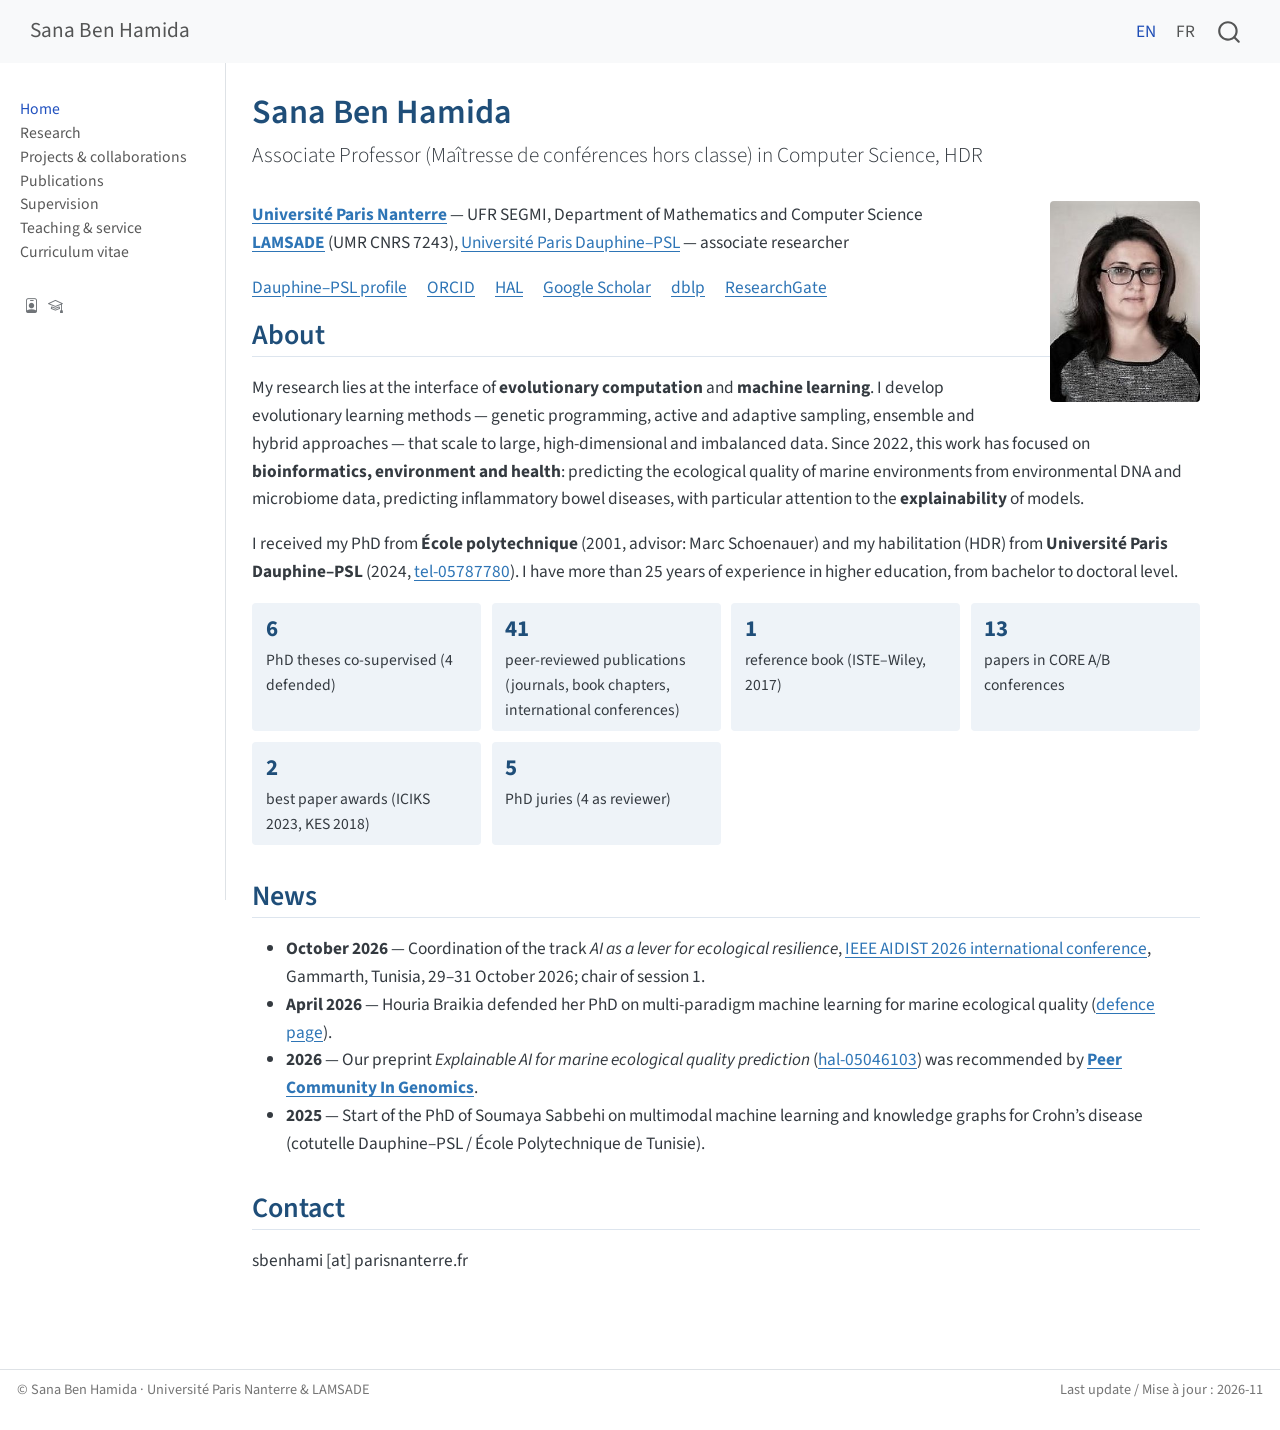
<file: index.html>
<!DOCTYPE html>
<html xmlns="http://www.w3.org/1999/xhtml" lang="en" xml:lang="en"><head>

<meta charset="utf-8">
<meta name="generator" content="quarto-1.11.9">

<meta name="viewport" content="width=device-width, initial-scale=1.0, user-scalable=yes">


<title>Sana Ben Hamida</title>
<style>
/* Default styles provided by pandoc.
** See https://pandoc.org/MANUAL.html#variables-for-html for config info.
*/
span.smallcaps{font-variant: small-caps;}
div.columns{display: flex; gap: 1.5em;}
div.column{flex: auto;}
@media screen {
div.columns{gap: min(4vw, 1.5em);}
div.column{overflow-x: auto;}
}
div.hanging-indent{margin-left: 1.5em; text-indent: -1.5em;}
ul.task-list{list-style: none;}
ul.task-list li input[type="checkbox"] {
  width: 0.8em;
  margin: 0 0.8em 0.2em -1em; /* quarto-specific, see https://github.com/quarto-dev/quarto-cli/issues/4556 */ 
  vertical-align: middle;
}
</style>


<script src="site_libs/quarto-nav/quarto-nav.js"></script>
<script src="site_libs/quarto-nav/headroom.min.js"></script>
<script src="site_libs/clipboard/clipboard.min.js"></script>
<script src="site_libs/quarto-search/autocomplete.umd.js"></script>
<script src="site_libs/quarto-search/fuse.min.js"></script>
<script src="site_libs/quarto-search/quarto-search.js"></script>
<meta name="quarto:offset" content="./">
<script src="site_libs/quarto-html/quarto.js" type="module"></script>
<script src="site_libs/quarto-html/tabsets/tabsets.js" type="module"></script>
<script src="site_libs/quarto-html/scrollable-regions/scrollable-regions.js" type="module"></script>
<script src="site_libs/quarto-html/popper.min.js"></script>
<script src="site_libs/quarto-html/tippy.umd.min.js"></script>
<script src="site_libs/quarto-html/anchor.min.js"></script>
<link href="site_libs/quarto-html/tippy.css" rel="stylesheet">
<link href="site_libs/quarto-html/quarto-syntax-highlighting-63b5708e65d6cd79cd7618c58d0c21e7.css" rel="stylesheet" id="quarto-text-highlighting-styles">
<script src="site_libs/bootstrap/bootstrap.min.js"></script>
<link href="site_libs/bootstrap/bootstrap-icons.css" rel="stylesheet">
<link href="site_libs/bootstrap/bootstrap-0685aa494de57821664d12da0500b4a3.min.css" rel="stylesheet" append-hash="true" id="quarto-bootstrap" data-mode="light">
<script id="quarto-search-options" type="application/json">{
  "location": "navbar",
  "copy-button": false,
  "collapse-after": 3,
  "panel-placement": "end",
  "type": "overlay",
  "limit": 50,
  "keyboard-shortcut": [
    "f",
    "/",
    "s"
  ],
  "show-item-context": false,
  "language": {
    "search-no-results-text": "No results",
    "search-matching-documents-text": "matching documents",
    "search-copy-link-title": "Copy link to search",
    "search-hide-matches-text": "Hide additional matches",
    "search-more-match-text": "more match in this document",
    "search-more-matches-text": "more matches in this document",
    "search-clear-button-title": "Clear",
    "search-text-placeholder": "",
    "search-detached-cancel-button-title": "Cancel",
    "search-submit-button-title": "Submit",
    "search-label": "Search"
  }
}</script>


<link rel="stylesheet" href="styles.css">
</head>

<body class="nav-sidebar docked nav-fixed fullcontent quarto-light"><a id="quarto-skip-link" class="visually-hidden-focusable" href="#quarto-document-content">Skip to main content</a>

<div id="quarto-search-results"></div>
  <header id="quarto-header" class="headroom fixed-top">
    <nav class="navbar navbar-expand-lg " data-bs-theme="dark" aria-label="Site">
      <div class="navbar-container container-fluid">
      <div class="navbar-brand-container mx-auto">
    <a class="navbar-brand" href="./index.html">
    <span class="navbar-title">Sana Ben Hamida</span>
    </a>
  </div>
          <button class="navbar-toggler" type="button" data-bs-toggle="collapse" data-bs-target="#navbarCollapse" aria-controls="navbarCollapse" aria-expanded="false" aria-label="Toggle navigation" onclick="if (window.quartoToggleHeadroom) { window.quartoToggleHeadroom(); }">
  <span class="navbar-toggler-icon"></span>
</button>
          <div class="collapse navbar-collapse" id="navbarCollapse">
            <ul class="navbar-nav navbar-nav-scroll ms-auto">
  <li class="nav-item">
    <a class="nav-link active" href="./index.html" aria-current="page"> 
<span class="menu-text">EN</span></a>
  </li>  
  <li class="nav-item">
    <a class="nav-link" href="./fr/index.html"> 
<span class="menu-text">FR</span></a>
  </li>  
</ul>
          </div> <!-- /navcollapse -->
            <div class="quarto-navbar-tools">
</div>
            <div id="quarto-search" class="" title="Search"></div>
      </div> <!-- /container-fluid -->
    </nav>
  <nav class="quarto-secondary-nav" aria-label="Toolbar">
    <div class="container-fluid d-flex">
      <button type="button" class="quarto-btn-toggle btn" data-bs-toggle="collapse" role="button" data-bs-target=".quarto-sidebar-collapse-item" aria-controls="quarto-sidebar" aria-expanded="false" aria-label="Toggle sidebar navigation" onclick="if (window.quartoToggleHeadroom) { window.quartoToggleHeadroom(); }">
        <i class="bi bi-layout-text-sidebar-reverse"></i>
      </button>
        <nav class="quarto-page-breadcrumbs" aria-label="Breadcrumbs"><ol class="breadcrumb"><li class="breadcrumb-item"><a href="./index.html">Home</a></li></ol></nav>
        <a class="flex-grow-1" data-bs-toggle="collapse" data-bs-target=".quarto-sidebar-collapse-item" onclick="if (window.quartoToggleHeadroom) { window.quartoToggleHeadroom(); }">      
        </a>
    </div>
  </nav>
</header>
<!-- content -->
<div id="quarto-content" class="quarto-container page-columns page-rows-contents page-layout-article page-navbar">
<!-- sidebar -->
  <nav id="quarto-sidebar" class="sidebar collapse collapse-horizontal quarto-sidebar-collapse-item sidebar-navigation docked overflow-auto" aria-label="Section">
        <div class="sidebar-tools-main">
    <a href="https://orcid.org/0000-0003-4202-613X" title="ORCID" class="quarto-navigation-tool px-1" aria-label="ORCID"><i class="bi bi-person-badge"></i></a>
    <a href="https://scholar.google.com/citations?user=mVT5Lk0AAAAJ" title="Google Scholar" class="quarto-navigation-tool px-1" aria-label="Google Scholar"><i class="bi bi-mortarboard"></i></a>
</div>
    <div class="sidebar-menu-container"> 
    <ul class="list-unstyled mt-1">
        <li class="sidebar-item">
  <div class="sidebar-item-container"> 
  <a href="./index.html" class="sidebar-item-text sidebar-link active">
 <span class="menu-text">Home</span></a>
  </div>
</li>
        <li class="sidebar-item">
  <div class="sidebar-item-container"> 
  <a href="./research.html" class="sidebar-item-text sidebar-link">
 <span class="menu-text">Research</span></a>
  </div>
</li>
        <li class="sidebar-item">
  <div class="sidebar-item-container"> 
  <a href="./projects.html" class="sidebar-item-text sidebar-link">
 <span class="menu-text">Projects &amp; collaborations</span></a>
  </div>
</li>
        <li class="sidebar-item">
  <div class="sidebar-item-container"> 
  <a href="./publications.html" class="sidebar-item-text sidebar-link">
 <span class="menu-text">Publications</span></a>
  </div>
</li>
        <li class="sidebar-item">
  <div class="sidebar-item-container"> 
  <a href="./supervision.html" class="sidebar-item-text sidebar-link">
 <span class="menu-text">Supervision</span></a>
  </div>
</li>
        <li class="sidebar-item">
  <div class="sidebar-item-container"> 
  <a href="./teaching.html" class="sidebar-item-text sidebar-link">
 <span class="menu-text">Teaching &amp; service</span></a>
  </div>
</li>
        <li class="sidebar-item">
  <div class="sidebar-item-container"> 
  <a href="./cv.html" class="sidebar-item-text sidebar-link">
 <span class="menu-text">Curriculum vitae</span></a>
  </div>
</li>
    </ul>
    </div>
</nav>
<div id="quarto-sidebar-glass" class="quarto-sidebar-collapse-item" data-bs-toggle="collapse" data-bs-target=".quarto-sidebar-collapse-item"></div>
<!-- margin-sidebar -->
    
<!-- main -->
<main class="content" id="quarto-document-content" tabindex="-1">

<header id="title-block-header" class="quarto-title-block default">
<div class="quarto-title">
<h1 class="title">Sana Ben Hamida</h1>
<p class="subtitle lead">Associate Professor (Maîtresse de conférences hors classe) in Computer Science, HDR</p>
</div>



<div class="quarto-title-meta">

    
  
    
  </div>
  


</header>


<p><img src="files/photo.jpg" class="profile-photo img-fluid" alt="Sana Ben Hamida" width="150"></p>
<p><a href="https://www.parisnanterre.fr"><strong>Université Paris Nanterre</strong></a> — UFR SEGMI, Department of Mathematics and Computer Science<br>
<a href="https://www.lamsade.dauphine.fr"><strong>LAMSADE</strong></a> (UMR CNRS 7243), <a href="https://dauphine.psl.eu">Université Paris Dauphine–PSL</a> — associate researcher</p>
<div class="profile-links">
<p><a href="https://dauphine.psl.eu/recherche/cvtheque/ben-hamida-sana">Dauphine–PSL profile</a> <a href="https://orcid.org/0000-0003-4202-613X">ORCID</a> <a href="https://cv.hal.science/sana-ben-hamida">HAL</a> <a href="https://scholar.google.com/citations?user=mVT5Lk0AAAAJ">Google Scholar</a> <a href="https://dblp.org/pid/82/2414.html">dblp</a> <a href="https://www.researchgate.net/profile/Sana-Ben-Hamida-2">ResearchGate</a></p>
</div>
<section id="about" class="level2">
<h2 class="anchored" data-anchor-id="about">About</h2>
<p>My research lies at the interface of <strong>evolutionary computation</strong> and <strong>machine learning</strong>. I develop evolutionary learning methods — genetic programming, active and adaptive sampling, ensemble and hybrid approaches — that scale to large, high-dimensional and imbalanced data. Since 2022, this work has focused on <strong>bioinformatics, environment and health</strong>: predicting the ecological quality of marine environments from environmental DNA and microbiome data, predicting inflammatory bowel diseases, with particular attention to the <strong>explainability</strong> of models.</p>
<p>I received my PhD from <strong>École polytechnique</strong> (2001, advisor: Marc Schoenauer) and my habilitation (HDR) from <strong>Université Paris Dauphine–PSL</strong> (2024, <a href="https://hal.science/tel-05787780">tel-05787780</a>). I have more than 25 years of experience in higher education, from bachelor to doctoral level.</p>
<div class="keyfigures">
<div>
<b>6</b>PhD theses co-supervised (4 defended)
</div>
<div>
<b>41</b>peer-reviewed publications (journals, book chapters, international conferences)
</div>
<div>
<b>1</b>reference book (ISTE–Wiley, 2017)
</div>
<div>
<b>13</b>papers in CORE A/B conferences
</div>
<div>
<b>2</b>best paper awards (ICIKS 2023, KES 2018)
</div>
<div>
<b>5</b>PhD juries (4 as reviewer)
</div>
</div>
</section>
<section id="news" class="level2">
<h2 class="anchored" data-anchor-id="news">News</h2>
<ul>
<li><strong>October 2026</strong> — Coordination of the track <em>AI as a lever for ecological resilience</em>, <a href="https://forumtunisieneducation.org/programme-du-colloque-aidist-2026-intelligence-artificielle/">IEEE AIDIST 2026 international conference</a>, Gammarth, Tunisia, 29–31 October 2026; chair of session 1.</li>
<li><strong>April 2026</strong> — Houria Braikia defended her PhD on multi-paradigm machine learning for marine ecological quality (<a href="https://dauphine.psl.eu/formations/doctorat/soutenances/soutenance/application-de-techniques-dapprentissage-automatique-multi-paradigmes-pour-predire-la-qualite-ecologique-des-environnements-marins-a-laide-de-donnees-dadn-environnemental">defence page</a>).</li>
<li><strong>2026</strong> — Our preprint <em>Explainable AI for marine ecological quality prediction</em> (<a href="https://hal.science/hal-05046103">hal-05046103</a>) was recommended by <a href="https://genomics.peercommunityin.org"><strong>Peer Community In Genomics</strong></a>.</li>
<li><strong>2025</strong> — Start of the PhD of Soumaya Sabbehi on multimodal machine learning and knowledge graphs for Crohn’s disease (cotutelle Dauphine–PSL / École Polytechnique de Tunisie).</li>
</ul>
</section>
<section id="contact" class="level2">
<h2 class="anchored" data-anchor-id="contact">Contact</h2>
<p>sbenhami [at] parisnanterre.fr</p>


</section>

</main> <!-- /main -->
<!-- Compteur de visites GoatCounter (sans cookies, sans bandeau RGPD) — tableau de bord : https://sanabenhamida.goatcounter.com -->
<script data-goatcounter="https://sanabenhamida.goatcounter.com/count" async="" src="//gc.zgo.at/count.js"></script>
<script id="quarto-html-after-body" type="application/javascript">
  window.document.addEventListener("DOMContentLoaded", function (event) {
    const icon = "";
    const anchorJS = new window.AnchorJS();
    anchorJS.options = {
      placement: 'right',
      icon: icon
    };
    anchorJS.add('.anchored');
    const isCodeAnnotation = (el) => {
      for (const clz of el.classList) {
        if (clz.startsWith('code-annotation-')) {                     
          return true;
        }
      }
      return false;
    }
    const onCopySuccess = function(e) {
      // button target
      const button = e.trigger;
      // don't keep focus
      button.blur();
      // flash "checked"
      button.classList.add('code-copy-button-checked');
      var currentTitle = button.getAttribute("title");
      button.setAttribute("title", "Copied!");
      let tooltip;
      if (window.bootstrap) {
        button.setAttribute("data-bs-toggle", "tooltip");
        button.setAttribute("data-bs-placement", "left");
        button.setAttribute("data-bs-title", "Copied!");
        tooltip = new bootstrap.Tooltip(button, 
          { trigger: "manual", 
            customClass: "code-copy-button-tooltip",
            offset: [0, -8]});
        tooltip.show();    
      }
      setTimeout(function() {
        if (tooltip) {
          tooltip.hide();
          button.removeAttribute("data-bs-title");
          button.removeAttribute("data-bs-toggle");
          button.removeAttribute("data-bs-placement");
        }
        button.setAttribute("title", currentTitle);
        button.classList.remove('code-copy-button-checked');
      }, 1000);
      // clear code selection
      e.clearSelection();
    }
    const getTextToCopy = function(trigger) {
      const outerScaffold = trigger.parentElement.cloneNode(true);
      const codeEl = outerScaffold.querySelector('code');
      for (const childEl of codeEl.children) {
        if (isCodeAnnotation(childEl)) {
          childEl.remove();
        }
      }
      return codeEl.innerText;
    }
    const clipboard = new window.ClipboardJS('.code-copy-button:not([data-in-quarto-modal])', {
      text: getTextToCopy
    });
    clipboard.on('success', onCopySuccess);
    if (window.document.getElementById('quarto-embedded-source-code-modal')) {
      const clipboardModal = new window.ClipboardJS('.code-copy-button[data-in-quarto-modal]', {
        text: getTextToCopy,
        container: window.document.getElementById('quarto-embedded-source-code-modal')
      });
      clipboardModal.on('success', onCopySuccess);
    }
      var localhostRegex = new RegExp(/^(?:http|https):\/\/localhost\:?[0-9]*\//);
      var mailtoRegex = new RegExp(/^mailto:/);
        var filterRegex = new RegExp("https:\/\/mbhsana\.github\.io");
      var isInternal = (href) => {
          return filterRegex.test(href) || localhostRegex.test(href) || mailtoRegex.test(href);
      }
      // Inspect non-navigation links and adorn them if external
      window.quartoDecorateExternalLinks = function (root) {
     var links = (root || window.document).querySelectorAll('a[href]:not(.nav-link):not(.navbar-brand):not(.toc-action):not(.sidebar-link):not(.sidebar-item-toggle):not(.pagination-link):not(.no-external):not([aria-hidden]):not(.dropdown-item):not(.quarto-navigation-tool):not(.about-link)');
      for (var i=0; i<links.length; i++) {
        const link = links[i];
        if (!isInternal(link.href)) {
          // undo the damage that might have been done by quarto-nav.js in the case of
          // links that we want to consider external
          if (link.dataset.originalHref !== undefined) {
            link.href = link.dataset.originalHref;
          }
          if (!link.classList.contains('no-external-icon')) {
          }
        }
      }
      };
      window.quartoDecorateExternalLinks(window.document);
    // Esc closes the popup (WCAG 1.4.13) and focus leaving both trigger and
    // popup closes it (WCAG 2.4.11); tippy handles neither for interactive popups.
    const hideOnEscAndFocusOut = {
      name: 'hideOnEscAndFocusOut',
      defaultValue: true,
      fn(instance) {
        const dismiss = () => {
          // A show scheduled by the trigger delay would otherwise reopen it
          instance.clearDelayTimeouts();
          instance.hide();
        };
        const onKeyDown = (event) => {
          if (event.key !== 'Escape') {
            return;
          }
          // Keep Esc from also reaching page handlers (e.g. reveal.js overview),
          // except an open reveal.js slide menu, which Esc should close too.
          // The menu handles keys only when its keyboard option is on.
          const menuHandlesEsc = window.Reveal?.getPlugin?.('menu')?.isOpen() &&
            window.Reveal.getConfig().menu?.keyboard !== false;
          if (!menuHandlesEsc) {
            event.stopPropagation();
          }
          if (instance.popper.contains(window.document.activeElement)) {
            // Disabled while refocusing so the focus trigger does not reopen it
            instance.disable();
            instance.reference.focus();
            instance.enable();
          }
          dismiss();
        };
        const onFocusOut = (event) => {
          const target = event.relatedTarget;
          if (target && !instance.reference.contains(target) &&
              !instance.popper.contains(target)) {
            dismiss();
          }
        };
        // On the trigger too: a click trigger (code-annotations: select) has no
        // blur handling. Attached for the instance's lifetime so leaving the
        // trigger also cancels a show still pending on the trigger delay.
        instance.reference.addEventListener('focusout', onFocusOut);
        return {
          onShow() {
            window.document.addEventListener('keydown', onKeyDown, true);
            instance.popper.addEventListener('focusout', onFocusOut);
          },
          onHide() {
            window.document.removeEventListener('keydown', onKeyDown, true);
            instance.popper.removeEventListener('focusout', onFocusOut);
          },
          onDestroy() {
            instance.reference.removeEventListener('focusout', onFocusOut);
          },
        };
      },
    };
    function tippyHover(el, contentFn, onTriggerFn, onUntriggerFn) {
      const config = {
        allowHTML: true,
        maxWidth: 500,
        delay: 100,
        arrow: false,
        appendTo: function(el) {
            return el.parentElement;
        },
        interactive: true,
        interactiveBorder: 10,
        theme: 'quarto',
        placement: 'bottom-start',
        plugins: [hideOnEscAndFocusOut],
      };
      if (contentFn) {
        config.content = contentFn;
      }
      if (onTriggerFn) {
        config.onTrigger = onTriggerFn;
      }
      if (onUntriggerFn) {
        config.onUntrigger = onUntriggerFn;
      }
      window.tippy(el, config); 
    }
    const noterefs = window.document.querySelectorAll('a[role="doc-noteref"]');
    for (var i=0; i<noterefs.length; i++) {
      const ref = noterefs[i];
      tippyHover(ref, function() {
        // use id or data attribute instead here
        let href = ref.getAttribute('data-footnote-href') || ref.getAttribute('href');
        try { href = new URL(href).hash; } catch {}
        const id = href.replace(/^#\/?/, "");
        const note = window.document.getElementById(id);
        if (note) {
          return note.innerHTML;
        } else {
          return "";
        }
      });
    }
    const xrefs = window.document.querySelectorAll('a.quarto-xref');
    const processXRef = (id, note) => {
      // Strip column container classes
      const stripColumnClz = (el) => {
        el.classList.remove("page-full", "page-columns");
        if (el.children) {
          for (const child of el.children) {
            stripColumnClz(child);
          }
        }
      }
      stripColumnClz(note)
      if (id === null || id.startsWith('sec-')) {
        // Special case sections, only their first couple elements
        const container = document.createElement("div");
        if (note.children && note.children.length > 2) {
          container.appendChild(note.children[0].cloneNode(true));
          for (let i = 1; i < note.children.length; i++) {
            const child = note.children[i];
            if (child.tagName === "P" && child.innerText === "") {
              continue;
            } else {
              container.appendChild(child.cloneNode(true));
              break;
            }
          }
          if (window.Quarto?.typesetMath) {
            window.Quarto.typesetMath(container);
          }
          return container.innerHTML
        } else {
          if (window.Quarto?.typesetMath) {
            window.Quarto.typesetMath(note);
          }
          return note.innerHTML;
        }
      } else {
        // Remove any anchor links if they are present
        const anchorLink = note.querySelector('a.anchorjs-link');
        if (anchorLink) {
          anchorLink.remove();
        }
        if (window.Quarto?.typesetMath) {
          window.Quarto.typesetMath(note);
        }
        if (note.classList.contains("callout")) {
          return note.outerHTML;
        } else {
          return note.innerHTML;
        }
      }
    }
    for (var i=0; i<xrefs.length; i++) {
      const xref = xrefs[i];
      tippyHover(xref, undefined, function(instance) {
        instance.disable();
        let url = xref.getAttribute('href');
        let hash = undefined; 
        if (url.startsWith('#')) {
          hash = url;
        } else {
          try { hash = new URL(url).hash; } catch {}
        }
        if (hash) {
          const id = hash.replace(/^#\/?/, "");
          const note = window.document.getElementById(id);
          if (note !== null) {
            try {
              const html = processXRef(id, note.cloneNode(true));
              instance.setContent(html);
            } finally {
              instance.enable();
              instance.show();
            }
          } else {
            // See if we can fetch this
            fetch(url.split('#')[0])
            .then(res => res.text())
            .then(html => {
              const parser = new DOMParser();
              const htmlDoc = parser.parseFromString(html, "text/html");
              const note = htmlDoc.getElementById(id);
              if (note !== null) {
                const html = processXRef(id, note);
                instance.setContent(html);
              } 
            }).finally(() => {
              instance.enable();
              instance.show();
            });
          }
        } else {
          // See if we can fetch a full url (with no hash to target)
          // This is a special case and we should probably do some content thinning / targeting
          fetch(url)
          .then(res => res.text())
          .then(html => {
            const parser = new DOMParser();
            const htmlDoc = parser.parseFromString(html, "text/html");
            const note = htmlDoc.querySelector('main.content');
            if (note !== null) {
              // This should only happen for chapter cross references
              // (since there is no id in the URL)
              // remove the first header
              if (note.children.length > 0 && note.children[0].tagName === "HEADER") {
                note.children[0].remove();
              }
              const html = processXRef(null, note);
              instance.setContent(html);
            } 
          }).finally(() => {
            instance.enable();
            instance.show();
          });
        }
      }, function(instance) {
      });
    }
        let selectedAnnoteEl;
        const selectorForAnnotation = ( cell, annotation) => {
          let cellAttr = 'data-code-cell="' + cell + '"';
          let lineAttr = 'data-code-annotation="' +  annotation + '"';
          const selector = 'span[' + cellAttr + '][' + lineAttr + ']';
          return selector;
        }
        const selectCodeLines = (annoteEl) => {
          const doc = window.document;
          const targetCell = annoteEl.getAttribute("data-target-cell");
          const targetAnnotation = annoteEl.getAttribute("data-target-annotation");
          const annoteSpan = window.document.querySelector(selectorForAnnotation(targetCell, targetAnnotation));
          const lines = annoteSpan.getAttribute("data-code-lines").split(",");
          const lineIds = lines.map((line) => {
            return targetCell + "-" + line;
          })
          // Each band is positioned against its own containing block, which is
          // not the offsetParent of the lines, so place it from client rects.
          const placeBand = (band, firstEl, lastEl, codeBlock) => {
            const container = band.offsetParent;
            if (container === null) {
              return;
            }
            const containerRect = container.getBoundingClientRect();
            // Reveal.js scales slides with a transform, so convert client
            // pixels back to the CSS pixels of the container.
            const scale = containerRect.height / container.offsetHeight || 1;
            const firstRect = firstEl.getBoundingClientRect();
            const lastRect = lastEl.getBoundingClientRect();
            const top = (firstRect.top - containerRect.top) / scale - container.clientTop + container.scrollTop;
            const height = (lastRect.bottom - firstRect.top) / scale;
            band.style.top = top - 2 + "px";
            band.style.height = height + 4 + "px";
            if (codeBlock) {
              // Without the copy button wrapper, the containing block is wider
              // than the code block, so span the code block explicitly.
              const blockRect = codeBlock.getBoundingClientRect();
              band.style.left = (blockRect.left - containerRect.left) / scale - container.clientLeft + container.scrollLeft + "px";
              band.style.width = blockRect.width / scale + "px";
            }
          };
          if (lineIds.length > 0) {
            const el = window.document.getElementById(lineIds[0]);
            const lastEl = window.document.getElementById(lineIds[lineIds.length - 1]);
            const parent = el.parentElement.parentElement;
            // cook up a div (if necessary) and position it
            let div = window.document.getElementById("code-annotation-line-highlight");
            if (div === null) {
              div = window.document.createElement("div");
              div.setAttribute("id", "code-annotation-line-highlight");
              div.style.position = 'absolute';
              parent.appendChild(div);
            }
            placeBand(div, el, lastEl, parent.closest("div.sourceCode") || parent);
            let gutterDiv = window.document.getElementById("code-annotation-line-highlight-gutter");
            if (gutterDiv === null) {
              gutterDiv = window.document.createElement("div");
              gutterDiv.setAttribute("id", "code-annotation-line-highlight-gutter");
              gutterDiv.style.position = 'absolute';
              const codeCell = window.document.getElementById(targetCell);
              const gutter = codeCell.querySelector('.code-annotation-gutter');
              gutter.appendChild(gutterDiv);
            }
            placeBand(gutterDiv, el, lastEl);
            selectedAnnoteEl = annoteEl;
          }
        };
        const unselectCodeLines = () => {
          const elementsIds = ["code-annotation-line-highlight", "code-annotation-line-highlight-gutter"];
          elementsIds.forEach((elId) => {
            const div = window.document.getElementById(elId);
            if (div) {
              div.remove();
            }
          });
          selectedAnnoteEl = undefined;
        };
          // Handle positioning of the toggle
      window.addEventListener(
        "resize",
        throttle(() => {
          elRect = undefined;
          if (selectedAnnoteEl) {
            selectCodeLines(selectedAnnoteEl);
          }
        }, 10)
      );
      function throttle(fn, ms) {
      let throttle = false;
      let timer;
        return (...args) => {
          if(!throttle) { // first call gets through
              fn.apply(this, args);
              throttle = true;
          } else { // all the others get throttled
              if(timer) clearTimeout(timer); // cancel #2
              timer = setTimeout(() => {
                fn.apply(this, args);
                timer = throttle = false;
              }, ms);
          }
        };
      }
        // Attach click handler to the DT
        const annoteDls = window.document.querySelectorAll('dt[data-target-cell]');
        for (const annoteDlNode of annoteDls) {
          annoteDlNode.addEventListener('click', (event) => {
            const clickedEl = event.target;
            if (clickedEl !== selectedAnnoteEl) {
              unselectCodeLines();
              const activeEl = window.document.querySelector('dt[data-target-cell].code-annotation-active');
              if (activeEl) {
                activeEl.classList.remove('code-annotation-active');
              }
              selectCodeLines(clickedEl);
              clickedEl.classList.add('code-annotation-active');
            } else {
              // Unselect the line
              unselectCodeLines();
              clickedEl.classList.remove('code-annotation-active');
            }
          });
        }
    const findCites = (el) => {
      const parentEl = el.parentElement;
      if (parentEl) {
        const cites = parentEl.dataset.cites;
        if (cites) {
          return {
            el,
            cites: cites.split(' ')
          };
        } else {
          return findCites(el.parentElement)
        }
      } else {
        return undefined;
      }
    };
    var bibliorefs = window.document.querySelectorAll('a[role="doc-biblioref"]');
    for (var i=0; i<bibliorefs.length; i++) {
      const ref = bibliorefs[i];
      const citeInfo = findCites(ref);
      if (citeInfo) {
        tippyHover(citeInfo.el, function() {
          var popup = window.document.createElement('div');
          citeInfo.cites.forEach(function(cite) {
            var citeDiv = window.document.createElement('div');
            citeDiv.classList.add('hanging-indent');
            citeDiv.classList.add('csl-entry');
            var biblioDiv = window.document.getElementById('ref-' + cite);
            if (biblioDiv) {
              citeDiv.innerHTML = biblioDiv.innerHTML;
            }
            popup.appendChild(citeDiv);
          });
          return popup.innerHTML;
        });
      }
    }
  });
  </script>
  <script type="application/javascript">
  window.quartoScrollableRegionsLabels = {"code":"Scrollable code","output":"Scrollable output"};
  </script>
</div> <!-- /content -->
<footer class="footer">
  <div class="nav-footer">
    <div class="nav-footer-left">
<p>© Sana Ben Hamida · Université Paris Nanterre &amp; LAMSADE</p>
</div>   
    <div class="nav-footer-center">
      &nbsp;
    </div>
    <div class="nav-footer-right">
<p>Last update / Mise à jour : 2026-11</p>
</div>
  </div>
</footer>




</body></html>
</file>
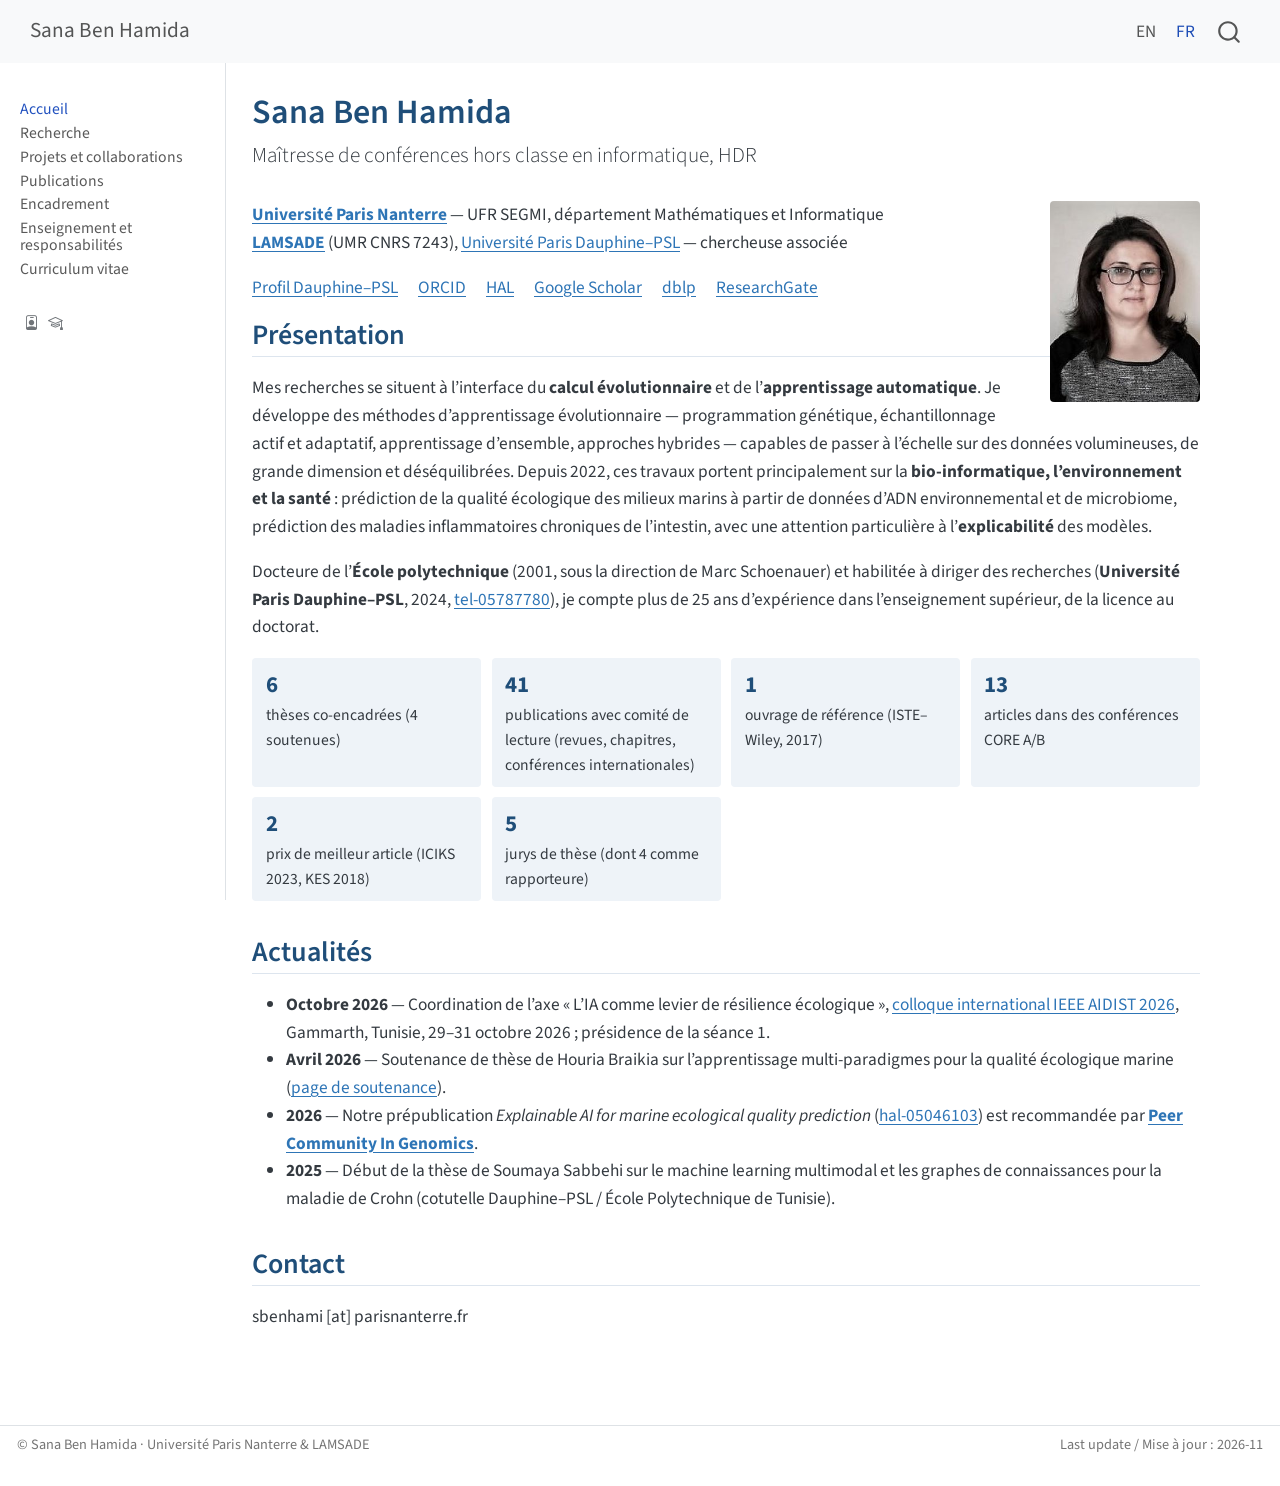
<file: fr/index.html>
<!DOCTYPE html>
<html xmlns="http://www.w3.org/1999/xhtml" lang="fr" xml:lang="fr"><head>

<meta charset="utf-8">
<meta name="generator" content="quarto-1.11.9">

<meta name="viewport" content="width=device-width, initial-scale=1.0, user-scalable=yes">


<title>Sana Ben Hamida</title>
<style>
/* Default styles provided by pandoc.
** See https://pandoc.org/MANUAL.html#variables-for-html for config info.
*/
span.smallcaps{font-variant: small-caps;}
div.columns{display: flex; gap: 1.5em;}
div.column{flex: auto;}
@media screen {
div.columns{gap: min(4vw, 1.5em);}
div.column{overflow-x: auto;}
}
div.hanging-indent{margin-left: 1.5em; text-indent: -1.5em;}
ul.task-list{list-style: none;}
ul.task-list li input[type="checkbox"] {
  width: 0.8em;
  margin: 0 0.8em 0.2em -1em; /* quarto-specific, see https://github.com/quarto-dev/quarto-cli/issues/4556 */ 
  vertical-align: middle;
}
</style>


<script src="../site_libs/quarto-nav/quarto-nav.js"></script>
<script src="../site_libs/quarto-nav/headroom.min.js"></script>
<script src="../site_libs/clipboard/clipboard.min.js"></script>
<script src="../site_libs/quarto-search/autocomplete.umd.js"></script>
<script src="../site_libs/quarto-search/fuse.min.js"></script>
<script src="../site_libs/quarto-search/quarto-search.js"></script>
<meta name="quarto:offset" content="../">
<script src="../site_libs/quarto-html/quarto.js" type="module"></script>
<script src="../site_libs/quarto-html/tabsets/tabsets.js" type="module"></script>
<script src="../site_libs/quarto-html/scrollable-regions/scrollable-regions.js" type="module"></script>
<script src="../site_libs/quarto-html/popper.min.js"></script>
<script src="../site_libs/quarto-html/tippy.umd.min.js"></script>
<script src="../site_libs/quarto-html/anchor.min.js"></script>
<link href="../site_libs/quarto-html/tippy.css" rel="stylesheet">
<link href="../site_libs/quarto-html/quarto-syntax-highlighting-63b5708e65d6cd79cd7618c58d0c21e7.css" rel="stylesheet" id="quarto-text-highlighting-styles">
<script src="../site_libs/bootstrap/bootstrap.min.js"></script>
<link href="../site_libs/bootstrap/bootstrap-icons.css" rel="stylesheet">
<link href="../site_libs/bootstrap/bootstrap-0685aa494de57821664d12da0500b4a3.min.css" rel="stylesheet" append-hash="true" id="quarto-bootstrap" data-mode="light">
<script id="quarto-search-options" type="application/json">{
  "location": "navbar",
  "copy-button": false,
  "collapse-after": 3,
  "panel-placement": "end",
  "type": "overlay",
  "limit": 50,
  "keyboard-shortcut": [
    "f",
    "/",
    "s"
  ],
  "show-item-context": false,
  "language": {
    "search-no-results-text": "Pas de résultats",
    "search-matching-documents-text": "documents trouvés",
    "search-copy-link-title": "Copier le lien vers la recherche",
    "search-hide-matches-text": "Cacher les correspondances additionnelles",
    "search-more-match-text": "correspondance de plus dans ce document",
    "search-more-matches-text": "correspondances de plus dans ce document",
    "search-clear-button-title": "Effacer",
    "search-text-placeholder": "",
    "search-detached-cancel-button-title": "Annuler",
    "search-submit-button-title": "Envoyer",
    "search-label": "Recherche"
  }
}</script>


<link rel="stylesheet" href="../styles.css">
</head>

<body class="nav-sidebar docked nav-fixed fullcontent quarto-light"><a id="quarto-skip-link" class="visually-hidden-focusable" href="#quarto-document-content">Aller au contenu principal</a>

<div id="quarto-search-results"></div>
  <header id="quarto-header" class="headroom fixed-top">
    <nav class="navbar navbar-expand-lg " data-bs-theme="dark" aria-label="Site web">
      <div class="navbar-container container-fluid">
      <div class="navbar-brand-container mx-auto">
    <a class="navbar-brand" href="../index.html">
    <span class="navbar-title">Sana Ben Hamida</span>
    </a>
  </div>
          <button class="navbar-toggler" type="button" data-bs-toggle="collapse" data-bs-target="#navbarCollapse" aria-controls="navbarCollapse" aria-expanded="false" aria-label="Basculer la navigation" onclick="if (window.quartoToggleHeadroom) { window.quartoToggleHeadroom(); }">
  <span class="navbar-toggler-icon"></span>
</button>
          <div class="collapse navbar-collapse" id="navbarCollapse">
            <ul class="navbar-nav navbar-nav-scroll ms-auto">
  <li class="nav-item">
    <a class="nav-link" href="../index.html"> 
<span class="menu-text">EN</span></a>
  </li>  
  <li class="nav-item">
    <a class="nav-link active" href="../fr/index.html" aria-current="page"> 
<span class="menu-text">FR</span></a>
  </li>  
</ul>
          </div> <!-- /navcollapse -->
            <div class="quarto-navbar-tools">
</div>
            <div id="quarto-search" class="" title="Recherche"></div>
      </div> <!-- /container-fluid -->
    </nav>
  <nav class="quarto-secondary-nav" aria-label="Barre d'outils">
    <div class="container-fluid d-flex">
      <button type="button" class="quarto-btn-toggle btn" data-bs-toggle="collapse" role="button" data-bs-target=".quarto-sidebar-collapse-item" aria-controls="quarto-sidebar" aria-expanded="false" aria-label="Basculer la barre latérale" onclick="if (window.quartoToggleHeadroom) { window.quartoToggleHeadroom(); }">
        <i class="bi bi-layout-text-sidebar-reverse"></i>
      </button>
        <nav class="quarto-page-breadcrumbs" aria-label="Fil d'Ariane"><ol class="breadcrumb"><li class="breadcrumb-item"><a href="../fr/index.html">Accueil</a></li></ol></nav>
        <a class="flex-grow-1" data-bs-toggle="collapse" data-bs-target=".quarto-sidebar-collapse-item" onclick="if (window.quartoToggleHeadroom) { window.quartoToggleHeadroom(); }">      
        </a>
    </div>
  </nav>
</header>
<!-- content -->
<div id="quarto-content" class="quarto-container page-columns page-rows-contents page-layout-article page-navbar">
<!-- sidebar -->
  <nav id="quarto-sidebar" class="sidebar collapse collapse-horizontal quarto-sidebar-collapse-item sidebar-navigation docked overflow-auto" aria-label="Section">
        <div class="sidebar-tools-main">
    <a href="https://orcid.org/0000-0003-4202-613X" title="ORCID" class="quarto-navigation-tool px-1" aria-label="ORCID"><i class="bi bi-person-badge"></i></a>
    <a href="https://scholar.google.com/citations?user=mVT5Lk0AAAAJ" title="Google Scholar" class="quarto-navigation-tool px-1" aria-label="Google Scholar"><i class="bi bi-mortarboard"></i></a>
</div>
    <div class="sidebar-menu-container"> 
    <ul class="list-unstyled mt-1">
        <li class="sidebar-item">
  <div class="sidebar-item-container"> 
  <a href="../fr/index.html" class="sidebar-item-text sidebar-link active">
 <span class="menu-text">Accueil</span></a>
  </div>
</li>
        <li class="sidebar-item">
  <div class="sidebar-item-container"> 
  <a href="../fr/recherche.html" class="sidebar-item-text sidebar-link">
 <span class="menu-text">Recherche</span></a>
  </div>
</li>
        <li class="sidebar-item">
  <div class="sidebar-item-container"> 
  <a href="../fr/projets.html" class="sidebar-item-text sidebar-link">
 <span class="menu-text">Projets et collaborations</span></a>
  </div>
</li>
        <li class="sidebar-item">
  <div class="sidebar-item-container"> 
  <a href="../fr/publications.html" class="sidebar-item-text sidebar-link">
 <span class="menu-text">Publications</span></a>
  </div>
</li>
        <li class="sidebar-item">
  <div class="sidebar-item-container"> 
  <a href="../fr/encadrement.html" class="sidebar-item-text sidebar-link">
 <span class="menu-text">Encadrement</span></a>
  </div>
</li>
        <li class="sidebar-item">
  <div class="sidebar-item-container"> 
  <a href="../fr/enseignement.html" class="sidebar-item-text sidebar-link">
 <span class="menu-text">Enseignement et responsabilités</span></a>
  </div>
</li>
        <li class="sidebar-item">
  <div class="sidebar-item-container"> 
  <a href="../fr/cv.html" class="sidebar-item-text sidebar-link">
 <span class="menu-text">Curriculum vitae</span></a>
  </div>
</li>
    </ul>
    </div>
</nav>
<div id="quarto-sidebar-glass" class="quarto-sidebar-collapse-item" data-bs-toggle="collapse" data-bs-target=".quarto-sidebar-collapse-item"></div>
<!-- margin-sidebar -->
    
<!-- main -->
<main class="content" id="quarto-document-content" tabindex="-1">

<header id="title-block-header" class="quarto-title-block default">
<div class="quarto-title">
<h1 class="title">Sana Ben Hamida</h1>
<p class="subtitle lead">Maîtresse de conférences hors classe en informatique, HDR</p>
</div>



<div class="quarto-title-meta">

    
  
    
  </div>
  


</header>


<p><img src="../files/photo.jpg" class="profile-photo img-fluid" alt="Sana Ben Hamida" width="150"></p>
<p><a href="https://www.parisnanterre.fr"><strong>Université Paris Nanterre</strong></a> — UFR SEGMI, département Mathématiques et Informatique<br>
<a href="https://www.lamsade.dauphine.fr"><strong>LAMSADE</strong></a> (UMR CNRS 7243), <a href="https://dauphine.psl.eu">Université Paris Dauphine–PSL</a> — chercheuse associée</p>
<div class="profile-links">
<p><a href="https://dauphine.psl.eu/recherche/cvtheque/ben-hamida-sana">Profil Dauphine–PSL</a> <a href="https://orcid.org/0000-0003-4202-613X">ORCID</a> <a href="https://cv.hal.science/sana-ben-hamida">HAL</a> <a href="https://scholar.google.com/citations?user=mVT5Lk0AAAAJ">Google Scholar</a> <a href="https://dblp.org/pid/82/2414.html">dblp</a> <a href="https://www.researchgate.net/profile/Sana-Ben-Hamida-2">ResearchGate</a></p>
</div>
<section id="présentation" class="level2">
<h2 class="anchored" data-anchor-id="présentation">Présentation</h2>
<p>Mes recherches se situent à l’interface du <strong>calcul évolutionnaire</strong> et de l’<strong>apprentissage automatique</strong>. Je développe des méthodes d’apprentissage évolutionnaire — programmation génétique, échantillonnage actif et adaptatif, apprentissage d’ensemble, approches hybrides — capables de passer à l’échelle sur des données volumineuses, de grande dimension et déséquilibrées. Depuis 2022, ces travaux portent principalement sur la <strong>bio-informatique, l’environnement et la santé</strong> : prédiction de la qualité écologique des milieux marins à partir de données d’ADN environnemental et de microbiome, prédiction des maladies inflammatoires chroniques de l’intestin, avec une attention particulière à l’<strong>explicabilité</strong> des modèles.</p>
<p>Docteure de l’<strong>École polytechnique</strong> (2001, sous la direction de Marc Schoenauer) et habilitée à diriger des recherches (<strong>Université Paris Dauphine–PSL</strong>, 2024, <a href="https://hal.science/tel-05787780">tel-05787780</a>), je compte plus de 25 ans d’expérience dans l’enseignement supérieur, de la licence au doctorat.</p>
<div class="keyfigures">
<div>
<b>6</b>thèses co-encadrées (4 soutenues)
</div>
<div>
<b>41</b>publications avec comité de lecture (revues, chapitres, conférences internationales)
</div>
<div>
<b>1</b>ouvrage de référence (ISTE–Wiley, 2017)
</div>
<div>
<b>13</b>articles dans des conférences CORE A/B
</div>
<div>
<b>2</b>prix de meilleur article (ICIKS 2023, KES 2018)
</div>
<div>
<b>5</b>jurys de thèse (dont 4 comme rapporteure)
</div>
</div>
</section>
<section id="actualités" class="level2">
<h2 class="anchored" data-anchor-id="actualités">Actualités</h2>
<ul>
<li><strong>Octobre 2026</strong> — Coordination de l’axe « L’IA comme levier de résilience écologique », <a href="https://forumtunisieneducation.org/programme-du-colloque-aidist-2026-intelligence-artificielle/">colloque international IEEE AIDIST 2026</a>, Gammarth, Tunisie, 29–31 octobre 2026 ; présidence de la séance 1.</li>
<li><strong>Avril 2026</strong> — Soutenance de thèse de Houria Braikia sur l’apprentissage multi-paradigmes pour la qualité écologique marine (<a href="https://dauphine.psl.eu/formations/doctorat/soutenances/soutenance/application-de-techniques-dapprentissage-automatique-multi-paradigmes-pour-predire-la-qualite-ecologique-des-environnements-marins-a-laide-de-donnees-dadn-environnemental">page de soutenance</a>).</li>
<li><strong>2026</strong> — Notre prépublication <em>Explainable AI for marine ecological quality prediction</em> (<a href="https://hal.science/hal-05046103">hal-05046103</a>) est recommandée par <a href="https://genomics.peercommunityin.org"><strong>Peer Community In Genomics</strong></a>.</li>
<li><strong>2025</strong> — Début de la thèse de Soumaya Sabbehi sur le machine learning multimodal et les graphes de connaissances pour la maladie de Crohn (cotutelle Dauphine–PSL / École Polytechnique de Tunisie).</li>
</ul>
</section>
<section id="contact" class="level2">
<h2 class="anchored" data-anchor-id="contact">Contact</h2>
<p>sbenhami [at] parisnanterre.fr</p>


</section>

</main> <!-- /main -->
<!-- Compteur de visites GoatCounter (sans cookies, sans bandeau RGPD) — tableau de bord : https://sanabenhamida.goatcounter.com -->
<script data-goatcounter="https://sanabenhamida.goatcounter.com/count" async="" src="//gc.zgo.at/count.js"></script>
<script id="quarto-html-after-body" type="application/javascript">
  window.document.addEventListener("DOMContentLoaded", function (event) {
    const icon = "";
    const anchorJS = new window.AnchorJS();
    anchorJS.options = {
      placement: 'right',
      icon: icon
    };
    anchorJS.add('.anchored');
    const isCodeAnnotation = (el) => {
      for (const clz of el.classList) {
        if (clz.startsWith('code-annotation-')) {                     
          return true;
        }
      }
      return false;
    }
    const onCopySuccess = function(e) {
      // button target
      const button = e.trigger;
      // don't keep focus
      button.blur();
      // flash "checked"
      button.classList.add('code-copy-button-checked');
      var currentTitle = button.getAttribute("title");
      button.setAttribute("title", "Copié");
      let tooltip;
      if (window.bootstrap) {
        button.setAttribute("data-bs-toggle", "tooltip");
        button.setAttribute("data-bs-placement", "left");
        button.setAttribute("data-bs-title", "Copié");
        tooltip = new bootstrap.Tooltip(button, 
          { trigger: "manual", 
            customClass: "code-copy-button-tooltip",
            offset: [0, -8]});
        tooltip.show();    
      }
      setTimeout(function() {
        if (tooltip) {
          tooltip.hide();
          button.removeAttribute("data-bs-title");
          button.removeAttribute("data-bs-toggle");
          button.removeAttribute("data-bs-placement");
        }
        button.setAttribute("title", currentTitle);
        button.classList.remove('code-copy-button-checked');
      }, 1000);
      // clear code selection
      e.clearSelection();
    }
    const getTextToCopy = function(trigger) {
      const outerScaffold = trigger.parentElement.cloneNode(true);
      const codeEl = outerScaffold.querySelector('code');
      for (const childEl of codeEl.children) {
        if (isCodeAnnotation(childEl)) {
          childEl.remove();
        }
      }
      return codeEl.innerText;
    }
    const clipboard = new window.ClipboardJS('.code-copy-button:not([data-in-quarto-modal])', {
      text: getTextToCopy
    });
    clipboard.on('success', onCopySuccess);
    if (window.document.getElementById('quarto-embedded-source-code-modal')) {
      const clipboardModal = new window.ClipboardJS('.code-copy-button[data-in-quarto-modal]', {
        text: getTextToCopy,
        container: window.document.getElementById('quarto-embedded-source-code-modal')
      });
      clipboardModal.on('success', onCopySuccess);
    }
      var localhostRegex = new RegExp(/^(?:http|https):\/\/localhost\:?[0-9]*\//);
      var mailtoRegex = new RegExp(/^mailto:/);
        var filterRegex = new RegExp("https:\/\/mbhsana\.github\.io");
      var isInternal = (href) => {
          return filterRegex.test(href) || localhostRegex.test(href) || mailtoRegex.test(href);
      }
      // Inspect non-navigation links and adorn them if external
      window.quartoDecorateExternalLinks = function (root) {
     var links = (root || window.document).querySelectorAll('a[href]:not(.nav-link):not(.navbar-brand):not(.toc-action):not(.sidebar-link):not(.sidebar-item-toggle):not(.pagination-link):not(.no-external):not([aria-hidden]):not(.dropdown-item):not(.quarto-navigation-tool):not(.about-link)');
      for (var i=0; i<links.length; i++) {
        const link = links[i];
        if (!isInternal(link.href)) {
          // undo the damage that might have been done by quarto-nav.js in the case of
          // links that we want to consider external
          if (link.dataset.originalHref !== undefined) {
            link.href = link.dataset.originalHref;
          }
          if (!link.classList.contains('no-external-icon')) {
          }
        }
      }
      };
      window.quartoDecorateExternalLinks(window.document);
    // Esc closes the popup (WCAG 1.4.13) and focus leaving both trigger and
    // popup closes it (WCAG 2.4.11); tippy handles neither for interactive popups.
    const hideOnEscAndFocusOut = {
      name: 'hideOnEscAndFocusOut',
      defaultValue: true,
      fn(instance) {
        const dismiss = () => {
          // A show scheduled by the trigger delay would otherwise reopen it
          instance.clearDelayTimeouts();
          instance.hide();
        };
        const onKeyDown = (event) => {
          if (event.key !== 'Escape') {
            return;
          }
          // Keep Esc from also reaching page handlers (e.g. reveal.js overview),
          // except an open reveal.js slide menu, which Esc should close too.
          // The menu handles keys only when its keyboard option is on.
          const menuHandlesEsc = window.Reveal?.getPlugin?.('menu')?.isOpen() &&
            window.Reveal.getConfig().menu?.keyboard !== false;
          if (!menuHandlesEsc) {
            event.stopPropagation();
          }
          if (instance.popper.contains(window.document.activeElement)) {
            // Disabled while refocusing so the focus trigger does not reopen it
            instance.disable();
            instance.reference.focus();
            instance.enable();
          }
          dismiss();
        };
        const onFocusOut = (event) => {
          const target = event.relatedTarget;
          if (target && !instance.reference.contains(target) &&
              !instance.popper.contains(target)) {
            dismiss();
          }
        };
        // On the trigger too: a click trigger (code-annotations: select) has no
        // blur handling. Attached for the instance's lifetime so leaving the
        // trigger also cancels a show still pending on the trigger delay.
        instance.reference.addEventListener('focusout', onFocusOut);
        return {
          onShow() {
            window.document.addEventListener('keydown', onKeyDown, true);
            instance.popper.addEventListener('focusout', onFocusOut);
          },
          onHide() {
            window.document.removeEventListener('keydown', onKeyDown, true);
            instance.popper.removeEventListener('focusout', onFocusOut);
          },
          onDestroy() {
            instance.reference.removeEventListener('focusout', onFocusOut);
          },
        };
      },
    };
    function tippyHover(el, contentFn, onTriggerFn, onUntriggerFn) {
      const config = {
        allowHTML: true,
        maxWidth: 500,
        delay: 100,
        arrow: false,
        appendTo: function(el) {
            return el.parentElement;
        },
        interactive: true,
        interactiveBorder: 10,
        theme: 'quarto',
        placement: 'bottom-start',
        plugins: [hideOnEscAndFocusOut],
      };
      if (contentFn) {
        config.content = contentFn;
      }
      if (onTriggerFn) {
        config.onTrigger = onTriggerFn;
      }
      if (onUntriggerFn) {
        config.onUntrigger = onUntriggerFn;
      }
      window.tippy(el, config); 
    }
    const noterefs = window.document.querySelectorAll('a[role="doc-noteref"]');
    for (var i=0; i<noterefs.length; i++) {
      const ref = noterefs[i];
      tippyHover(ref, function() {
        // use id or data attribute instead here
        let href = ref.getAttribute('data-footnote-href') || ref.getAttribute('href');
        try { href = new URL(href).hash; } catch {}
        const id = href.replace(/^#\/?/, "");
        const note = window.document.getElementById(id);
        if (note) {
          return note.innerHTML;
        } else {
          return "";
        }
      });
    }
    const xrefs = window.document.querySelectorAll('a.quarto-xref');
    const processXRef = (id, note) => {
      // Strip column container classes
      const stripColumnClz = (el) => {
        el.classList.remove("page-full", "page-columns");
        if (el.children) {
          for (const child of el.children) {
            stripColumnClz(child);
          }
        }
      }
      stripColumnClz(note)
      if (id === null || id.startsWith('sec-')) {
        // Special case sections, only their first couple elements
        const container = document.createElement("div");
        if (note.children && note.children.length > 2) {
          container.appendChild(note.children[0].cloneNode(true));
          for (let i = 1; i < note.children.length; i++) {
            const child = note.children[i];
            if (child.tagName === "P" && child.innerText === "") {
              continue;
            } else {
              container.appendChild(child.cloneNode(true));
              break;
            }
          }
          if (window.Quarto?.typesetMath) {
            window.Quarto.typesetMath(container);
          }
          return container.innerHTML
        } else {
          if (window.Quarto?.typesetMath) {
            window.Quarto.typesetMath(note);
          }
          return note.innerHTML;
        }
      } else {
        // Remove any anchor links if they are present
        const anchorLink = note.querySelector('a.anchorjs-link');
        if (anchorLink) {
          anchorLink.remove();
        }
        if (window.Quarto?.typesetMath) {
          window.Quarto.typesetMath(note);
        }
        if (note.classList.contains("callout")) {
          return note.outerHTML;
        } else {
          return note.innerHTML;
        }
      }
    }
    for (var i=0; i<xrefs.length; i++) {
      const xref = xrefs[i];
      tippyHover(xref, undefined, function(instance) {
        instance.disable();
        let url = xref.getAttribute('href');
        let hash = undefined; 
        if (url.startsWith('#')) {
          hash = url;
        } else {
          try { hash = new URL(url).hash; } catch {}
        }
        if (hash) {
          const id = hash.replace(/^#\/?/, "");
          const note = window.document.getElementById(id);
          if (note !== null) {
            try {
              const html = processXRef(id, note.cloneNode(true));
              instance.setContent(html);
            } finally {
              instance.enable();
              instance.show();
            }
          } else {
            // See if we can fetch this
            fetch(url.split('#')[0])
            .then(res => res.text())
            .then(html => {
              const parser = new DOMParser();
              const htmlDoc = parser.parseFromString(html, "text/html");
              const note = htmlDoc.getElementById(id);
              if (note !== null) {
                const html = processXRef(id, note);
                instance.setContent(html);
              } 
            }).finally(() => {
              instance.enable();
              instance.show();
            });
          }
        } else {
          // See if we can fetch a full url (with no hash to target)
          // This is a special case and we should probably do some content thinning / targeting
          fetch(url)
          .then(res => res.text())
          .then(html => {
            const parser = new DOMParser();
            const htmlDoc = parser.parseFromString(html, "text/html");
            const note = htmlDoc.querySelector('main.content');
            if (note !== null) {
              // This should only happen for chapter cross references
              // (since there is no id in the URL)
              // remove the first header
              if (note.children.length > 0 && note.children[0].tagName === "HEADER") {
                note.children[0].remove();
              }
              const html = processXRef(null, note);
              instance.setContent(html);
            } 
          }).finally(() => {
            instance.enable();
            instance.show();
          });
        }
      }, function(instance) {
      });
    }
        let selectedAnnoteEl;
        const selectorForAnnotation = ( cell, annotation) => {
          let cellAttr = 'data-code-cell="' + cell + '"';
          let lineAttr = 'data-code-annotation="' +  annotation + '"';
          const selector = 'span[' + cellAttr + '][' + lineAttr + ']';
          return selector;
        }
        const selectCodeLines = (annoteEl) => {
          const doc = window.document;
          const targetCell = annoteEl.getAttribute("data-target-cell");
          const targetAnnotation = annoteEl.getAttribute("data-target-annotation");
          const annoteSpan = window.document.querySelector(selectorForAnnotation(targetCell, targetAnnotation));
          const lines = annoteSpan.getAttribute("data-code-lines").split(",");
          const lineIds = lines.map((line) => {
            return targetCell + "-" + line;
          })
          // Each band is positioned against its own containing block, which is
          // not the offsetParent of the lines, so place it from client rects.
          const placeBand = (band, firstEl, lastEl, codeBlock) => {
            const container = band.offsetParent;
            if (container === null) {
              return;
            }
            const containerRect = container.getBoundingClientRect();
            // Reveal.js scales slides with a transform, so convert client
            // pixels back to the CSS pixels of the container.
            const scale = containerRect.height / container.offsetHeight || 1;
            const firstRect = firstEl.getBoundingClientRect();
            const lastRect = lastEl.getBoundingClientRect();
            const top = (firstRect.top - containerRect.top) / scale - container.clientTop + container.scrollTop;
            const height = (lastRect.bottom - firstRect.top) / scale;
            band.style.top = top - 2 + "px";
            band.style.height = height + 4 + "px";
            if (codeBlock) {
              // Without the copy button wrapper, the containing block is wider
              // than the code block, so span the code block explicitly.
              const blockRect = codeBlock.getBoundingClientRect();
              band.style.left = (blockRect.left - containerRect.left) / scale - container.clientLeft + container.scrollLeft + "px";
              band.style.width = blockRect.width / scale + "px";
            }
          };
          if (lineIds.length > 0) {
            const el = window.document.getElementById(lineIds[0]);
            const lastEl = window.document.getElementById(lineIds[lineIds.length - 1]);
            const parent = el.parentElement.parentElement;
            // cook up a div (if necessary) and position it
            let div = window.document.getElementById("code-annotation-line-highlight");
            if (div === null) {
              div = window.document.createElement("div");
              div.setAttribute("id", "code-annotation-line-highlight");
              div.style.position = 'absolute';
              parent.appendChild(div);
            }
            placeBand(div, el, lastEl, parent.closest("div.sourceCode") || parent);
            let gutterDiv = window.document.getElementById("code-annotation-line-highlight-gutter");
            if (gutterDiv === null) {
              gutterDiv = window.document.createElement("div");
              gutterDiv.setAttribute("id", "code-annotation-line-highlight-gutter");
              gutterDiv.style.position = 'absolute';
              const codeCell = window.document.getElementById(targetCell);
              const gutter = codeCell.querySelector('.code-annotation-gutter');
              gutter.appendChild(gutterDiv);
            }
            placeBand(gutterDiv, el, lastEl);
            selectedAnnoteEl = annoteEl;
          }
        };
        const unselectCodeLines = () => {
          const elementsIds = ["code-annotation-line-highlight", "code-annotation-line-highlight-gutter"];
          elementsIds.forEach((elId) => {
            const div = window.document.getElementById(elId);
            if (div) {
              div.remove();
            }
          });
          selectedAnnoteEl = undefined;
        };
          // Handle positioning of the toggle
      window.addEventListener(
        "resize",
        throttle(() => {
          elRect = undefined;
          if (selectedAnnoteEl) {
            selectCodeLines(selectedAnnoteEl);
          }
        }, 10)
      );
      function throttle(fn, ms) {
      let throttle = false;
      let timer;
        return (...args) => {
          if(!throttle) { // first call gets through
              fn.apply(this, args);
              throttle = true;
          } else { // all the others get throttled
              if(timer) clearTimeout(timer); // cancel #2
              timer = setTimeout(() => {
                fn.apply(this, args);
                timer = throttle = false;
              }, ms);
          }
        };
      }
        // Attach click handler to the DT
        const annoteDls = window.document.querySelectorAll('dt[data-target-cell]');
        for (const annoteDlNode of annoteDls) {
          annoteDlNode.addEventListener('click', (event) => {
            const clickedEl = event.target;
            if (clickedEl !== selectedAnnoteEl) {
              unselectCodeLines();
              const activeEl = window.document.querySelector('dt[data-target-cell].code-annotation-active');
              if (activeEl) {
                activeEl.classList.remove('code-annotation-active');
              }
              selectCodeLines(clickedEl);
              clickedEl.classList.add('code-annotation-active');
            } else {
              // Unselect the line
              unselectCodeLines();
              clickedEl.classList.remove('code-annotation-active');
            }
          });
        }
    const findCites = (el) => {
      const parentEl = el.parentElement;
      if (parentEl) {
        const cites = parentEl.dataset.cites;
        if (cites) {
          return {
            el,
            cites: cites.split(' ')
          };
        } else {
          return findCites(el.parentElement)
        }
      } else {
        return undefined;
      }
    };
    var bibliorefs = window.document.querySelectorAll('a[role="doc-biblioref"]');
    for (var i=0; i<bibliorefs.length; i++) {
      const ref = bibliorefs[i];
      const citeInfo = findCites(ref);
      if (citeInfo) {
        tippyHover(citeInfo.el, function() {
          var popup = window.document.createElement('div');
          citeInfo.cites.forEach(function(cite) {
            var citeDiv = window.document.createElement('div');
            citeDiv.classList.add('hanging-indent');
            citeDiv.classList.add('csl-entry');
            var biblioDiv = window.document.getElementById('ref-' + cite);
            if (biblioDiv) {
              citeDiv.innerHTML = biblioDiv.innerHTML;
            }
            popup.appendChild(citeDiv);
          });
          return popup.innerHTML;
        });
      }
    }
  });
  </script>
  <script type="application/javascript">
  window.quartoScrollableRegionsLabels = {"code":"Code défilable","output":"Sortie défilable"};
  </script>
</div> <!-- /content -->
<footer class="footer">
  <div class="nav-footer">
    <div class="nav-footer-left">
<p>© Sana Ben Hamida · Université Paris Nanterre &amp; LAMSADE</p>
</div>   
    <div class="nav-footer-center">
      &nbsp;
    </div>
    <div class="nav-footer-right">
<p>Last update / Mise à jour : 2026-11</p>
</div>
  </div>
</footer>




</body></html>
</file>
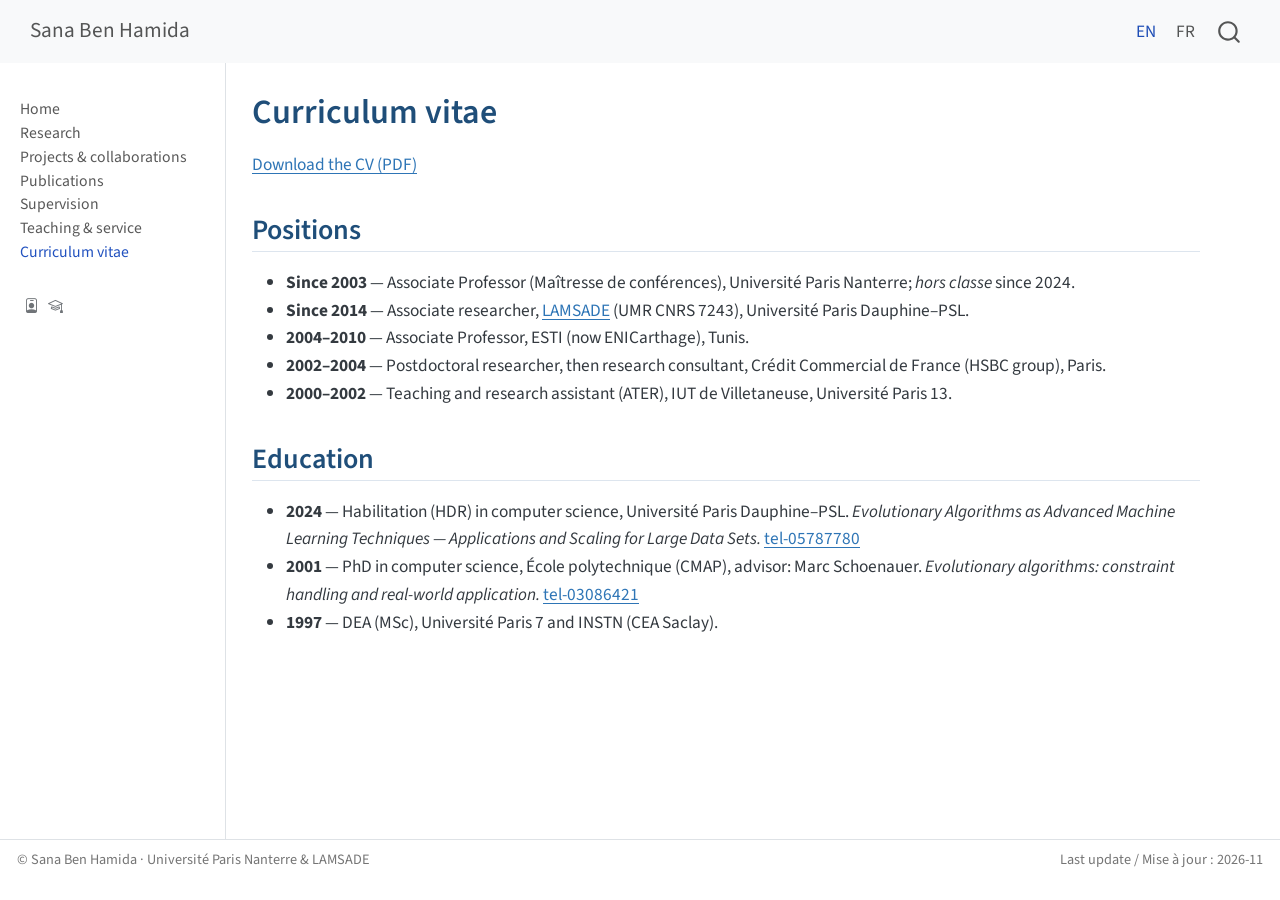
<file: cv.html>
<!DOCTYPE html>
<html xmlns="http://www.w3.org/1999/xhtml" lang="en" xml:lang="en"><head>

<meta charset="utf-8">
<meta name="generator" content="quarto-1.11.9">

<meta name="viewport" content="width=device-width, initial-scale=1.0, user-scalable=yes">


<title>Curriculum vitae – Sana Ben Hamida</title>
<style>
/* Default styles provided by pandoc.
** See https://pandoc.org/MANUAL.html#variables-for-html for config info.
*/
span.smallcaps{font-variant: small-caps;}
div.columns{display: flex; gap: 1.5em;}
div.column{flex: auto;}
@media screen {
div.columns{gap: min(4vw, 1.5em);}
div.column{overflow-x: auto;}
}
div.hanging-indent{margin-left: 1.5em; text-indent: -1.5em;}
ul.task-list{list-style: none;}
ul.task-list li input[type="checkbox"] {
  width: 0.8em;
  margin: 0 0.8em 0.2em -1em; /* quarto-specific, see https://github.com/quarto-dev/quarto-cli/issues/4556 */ 
  vertical-align: middle;
}
</style>


<script src="site_libs/quarto-nav/quarto-nav.js"></script>
<script src="site_libs/quarto-nav/headroom.min.js"></script>
<script src="site_libs/clipboard/clipboard.min.js"></script>
<script src="site_libs/quarto-search/autocomplete.umd.js"></script>
<script src="site_libs/quarto-search/fuse.min.js"></script>
<script src="site_libs/quarto-search/quarto-search.js"></script>
<meta name="quarto:offset" content="./">
<script src="site_libs/quarto-html/quarto.js" type="module"></script>
<script src="site_libs/quarto-html/tabsets/tabsets.js" type="module"></script>
<script src="site_libs/quarto-html/scrollable-regions/scrollable-regions.js" type="module"></script>
<script src="site_libs/quarto-html/popper.min.js"></script>
<script src="site_libs/quarto-html/tippy.umd.min.js"></script>
<script src="site_libs/quarto-html/anchor.min.js"></script>
<link href="site_libs/quarto-html/tippy.css" rel="stylesheet">
<link href="site_libs/quarto-html/quarto-syntax-highlighting-63b5708e65d6cd79cd7618c58d0c21e7.css" rel="stylesheet" id="quarto-text-highlighting-styles">
<script src="site_libs/bootstrap/bootstrap.min.js"></script>
<link href="site_libs/bootstrap/bootstrap-icons.css" rel="stylesheet">
<link href="site_libs/bootstrap/bootstrap-0685aa494de57821664d12da0500b4a3.min.css" rel="stylesheet" append-hash="true" id="quarto-bootstrap" data-mode="light">
<script id="quarto-search-options" type="application/json">{
  "location": "navbar",
  "copy-button": false,
  "collapse-after": 3,
  "panel-placement": "end",
  "type": "overlay",
  "limit": 50,
  "keyboard-shortcut": [
    "f",
    "/",
    "s"
  ],
  "show-item-context": false,
  "language": {
    "search-no-results-text": "No results",
    "search-matching-documents-text": "matching documents",
    "search-copy-link-title": "Copy link to search",
    "search-hide-matches-text": "Hide additional matches",
    "search-more-match-text": "more match in this document",
    "search-more-matches-text": "more matches in this document",
    "search-clear-button-title": "Clear",
    "search-text-placeholder": "",
    "search-detached-cancel-button-title": "Cancel",
    "search-submit-button-title": "Submit",
    "search-label": "Search"
  }
}</script>


<link rel="stylesheet" href="styles.css">
</head>

<body class="nav-sidebar docked nav-fixed fullcontent quarto-light"><a id="quarto-skip-link" class="visually-hidden-focusable" href="#quarto-document-content">Skip to main content</a>

<div id="quarto-search-results"></div>
  <header id="quarto-header" class="headroom fixed-top">
    <nav class="navbar navbar-expand-lg " data-bs-theme="dark" aria-label="Site">
      <div class="navbar-container container-fluid">
      <div class="navbar-brand-container mx-auto">
    <a class="navbar-brand" href="./index.html">
    <span class="navbar-title">Sana Ben Hamida</span>
    </a>
  </div>
          <button class="navbar-toggler" type="button" data-bs-toggle="collapse" data-bs-target="#navbarCollapse" aria-controls="navbarCollapse" aria-expanded="false" aria-label="Toggle navigation" onclick="if (window.quartoToggleHeadroom) { window.quartoToggleHeadroom(); }">
  <span class="navbar-toggler-icon"></span>
</button>
          <div class="collapse navbar-collapse" id="navbarCollapse">
            <ul class="navbar-nav navbar-nav-scroll ms-auto">
  <li class="nav-item">
    <a class="nav-link active" href="./index.html" aria-current="page"> 
<span class="menu-text">EN</span></a>
  </li>  
  <li class="nav-item">
    <a class="nav-link" href="./fr/index.html"> 
<span class="menu-text">FR</span></a>
  </li>  
</ul>
          </div> <!-- /navcollapse -->
            <div class="quarto-navbar-tools">
</div>
            <div id="quarto-search" class="" title="Search"></div>
      </div> <!-- /container-fluid -->
    </nav>
  <nav class="quarto-secondary-nav" aria-label="Toolbar">
    <div class="container-fluid d-flex">
      <button type="button" class="quarto-btn-toggle btn" data-bs-toggle="collapse" role="button" data-bs-target=".quarto-sidebar-collapse-item" aria-controls="quarto-sidebar" aria-expanded="false" aria-label="Toggle sidebar navigation" onclick="if (window.quartoToggleHeadroom) { window.quartoToggleHeadroom(); }">
        <i class="bi bi-layout-text-sidebar-reverse"></i>
      </button>
        <nav class="quarto-page-breadcrumbs" aria-label="Breadcrumbs"><ol class="breadcrumb"><li class="breadcrumb-item"><a href="./cv.html">Curriculum vitae</a></li></ol></nav>
        <a class="flex-grow-1" data-bs-toggle="collapse" data-bs-target=".quarto-sidebar-collapse-item" onclick="if (window.quartoToggleHeadroom) { window.quartoToggleHeadroom(); }">      
        </a>
    </div>
  </nav>
</header>
<!-- content -->
<div id="quarto-content" class="quarto-container page-columns page-rows-contents page-layout-article page-navbar">
<!-- sidebar -->
  <nav id="quarto-sidebar" class="sidebar collapse collapse-horizontal quarto-sidebar-collapse-item sidebar-navigation docked overflow-auto" aria-label="Section">
        <div class="sidebar-tools-main">
    <a href="https://orcid.org/0000-0003-4202-613X" title="ORCID" class="quarto-navigation-tool px-1" aria-label="ORCID"><i class="bi bi-person-badge"></i></a>
    <a href="https://scholar.google.com/citations?user=mVT5Lk0AAAAJ" title="Google Scholar" class="quarto-navigation-tool px-1" aria-label="Google Scholar"><i class="bi bi-mortarboard"></i></a>
</div>
    <div class="sidebar-menu-container"> 
    <ul class="list-unstyled mt-1">
        <li class="sidebar-item">
  <div class="sidebar-item-container"> 
  <a href="./index.html" class="sidebar-item-text sidebar-link">
 <span class="menu-text">Home</span></a>
  </div>
</li>
        <li class="sidebar-item">
  <div class="sidebar-item-container"> 
  <a href="./research.html" class="sidebar-item-text sidebar-link">
 <span class="menu-text">Research</span></a>
  </div>
</li>
        <li class="sidebar-item">
  <div class="sidebar-item-container"> 
  <a href="./projects.html" class="sidebar-item-text sidebar-link">
 <span class="menu-text">Projects &amp; collaborations</span></a>
  </div>
</li>
        <li class="sidebar-item">
  <div class="sidebar-item-container"> 
  <a href="./publications.html" class="sidebar-item-text sidebar-link">
 <span class="menu-text">Publications</span></a>
  </div>
</li>
        <li class="sidebar-item">
  <div class="sidebar-item-container"> 
  <a href="./supervision.html" class="sidebar-item-text sidebar-link">
 <span class="menu-text">Supervision</span></a>
  </div>
</li>
        <li class="sidebar-item">
  <div class="sidebar-item-container"> 
  <a href="./teaching.html" class="sidebar-item-text sidebar-link">
 <span class="menu-text">Teaching &amp; service</span></a>
  </div>
</li>
        <li class="sidebar-item">
  <div class="sidebar-item-container"> 
  <a href="./cv.html" class="sidebar-item-text sidebar-link active">
 <span class="menu-text">Curriculum vitae</span></a>
  </div>
</li>
    </ul>
    </div>
</nav>
<div id="quarto-sidebar-glass" class="quarto-sidebar-collapse-item" data-bs-toggle="collapse" data-bs-target=".quarto-sidebar-collapse-item"></div>
<!-- margin-sidebar -->
    
<!-- main -->
<main class="content" id="quarto-document-content" tabindex="-1">

<header id="title-block-header" class="quarto-title-block default">
<div class="quarto-title">
<h1 class="title">Curriculum vitae</h1>
</div>



<div class="quarto-title-meta">

    
  
    
  </div>
  


</header>


<p><a href="files/CV_SanaBenHamida_EN.pdf">Download the CV (PDF)</a> <!-- TODO: CV court EN --></p>
<section id="positions" class="level2">
<h2 class="anchored" data-anchor-id="positions">Positions</h2>
<ul>
<li><strong>Since 2003</strong> — Associate Professor (Maîtresse de conférences), Université Paris Nanterre; <em>hors classe</em> since 2024.</li>
<li><strong>Since 2014</strong> — Associate researcher, <a href="https://www.lamsade.dauphine.fr">LAMSADE</a> (UMR CNRS 7243), Université Paris Dauphine–PSL.</li>
<li><strong>2004–2010</strong> — Associate Professor, ESTI (now ENICarthage), Tunis.</li>
<li><strong>2002–2004</strong> — Postdoctoral researcher, then research consultant, Crédit Commercial de France (HSBC group), Paris.</li>
<li><strong>2000–2002</strong> — Teaching and research assistant (ATER), IUT de Villetaneuse, Université Paris 13.</li>
</ul>
</section>
<section id="education" class="level2">
<h2 class="anchored" data-anchor-id="education">Education</h2>
<ul>
<li><strong>2024</strong> — Habilitation (HDR) in computer science, Université Paris Dauphine–PSL. <em>Evolutionary Algorithms as Advanced Machine Learning Techniques — Applications and Scaling for Large Data Sets.</em> <a href="https://hal.science/tel-05787780">tel-05787780</a></li>
<li><strong>2001</strong> — PhD in computer science, École polytechnique (CMAP), advisor: Marc Schoenauer. <em>Evolutionary algorithms: constraint handling and real-world application.</em> <a href="https://hal.science/tel-03086421">tel-03086421</a></li>
<li><strong>1997</strong> — DEA (MSc), Université Paris 7 and INSTN (CEA Saclay).</li>
</ul>


</section>

</main> <!-- /main -->
<!-- Compteur de visites GoatCounter (sans cookies, sans bandeau RGPD) — tableau de bord : https://sanabenhamida.goatcounter.com -->
<script data-goatcounter="https://sanabenhamida.goatcounter.com/count" async="" src="//gc.zgo.at/count.js"></script>
<script id="quarto-html-after-body" type="application/javascript">
  window.document.addEventListener("DOMContentLoaded", function (event) {
    const icon = "";
    const anchorJS = new window.AnchorJS();
    anchorJS.options = {
      placement: 'right',
      icon: icon
    };
    anchorJS.add('.anchored');
    const isCodeAnnotation = (el) => {
      for (const clz of el.classList) {
        if (clz.startsWith('code-annotation-')) {                     
          return true;
        }
      }
      return false;
    }
    const onCopySuccess = function(e) {
      // button target
      const button = e.trigger;
      // don't keep focus
      button.blur();
      // flash "checked"
      button.classList.add('code-copy-button-checked');
      var currentTitle = button.getAttribute("title");
      button.setAttribute("title", "Copied!");
      let tooltip;
      if (window.bootstrap) {
        button.setAttribute("data-bs-toggle", "tooltip");
        button.setAttribute("data-bs-placement", "left");
        button.setAttribute("data-bs-title", "Copied!");
        tooltip = new bootstrap.Tooltip(button, 
          { trigger: "manual", 
            customClass: "code-copy-button-tooltip",
            offset: [0, -8]});
        tooltip.show();    
      }
      setTimeout(function() {
        if (tooltip) {
          tooltip.hide();
          button.removeAttribute("data-bs-title");
          button.removeAttribute("data-bs-toggle");
          button.removeAttribute("data-bs-placement");
        }
        button.setAttribute("title", currentTitle);
        button.classList.remove('code-copy-button-checked');
      }, 1000);
      // clear code selection
      e.clearSelection();
    }
    const getTextToCopy = function(trigger) {
      const outerScaffold = trigger.parentElement.cloneNode(true);
      const codeEl = outerScaffold.querySelector('code');
      for (const childEl of codeEl.children) {
        if (isCodeAnnotation(childEl)) {
          childEl.remove();
        }
      }
      return codeEl.innerText;
    }
    const clipboard = new window.ClipboardJS('.code-copy-button:not([data-in-quarto-modal])', {
      text: getTextToCopy
    });
    clipboard.on('success', onCopySuccess);
    if (window.document.getElementById('quarto-embedded-source-code-modal')) {
      const clipboardModal = new window.ClipboardJS('.code-copy-button[data-in-quarto-modal]', {
        text: getTextToCopy,
        container: window.document.getElementById('quarto-embedded-source-code-modal')
      });
      clipboardModal.on('success', onCopySuccess);
    }
      var localhostRegex = new RegExp(/^(?:http|https):\/\/localhost\:?[0-9]*\//);
      var mailtoRegex = new RegExp(/^mailto:/);
        var filterRegex = new RegExp("https:\/\/mbhsana\.github\.io");
      var isInternal = (href) => {
          return filterRegex.test(href) || localhostRegex.test(href) || mailtoRegex.test(href);
      }
      // Inspect non-navigation links and adorn them if external
      window.quartoDecorateExternalLinks = function (root) {
     var links = (root || window.document).querySelectorAll('a[href]:not(.nav-link):not(.navbar-brand):not(.toc-action):not(.sidebar-link):not(.sidebar-item-toggle):not(.pagination-link):not(.no-external):not([aria-hidden]):not(.dropdown-item):not(.quarto-navigation-tool):not(.about-link)');
      for (var i=0; i<links.length; i++) {
        const link = links[i];
        if (!isInternal(link.href)) {
          // undo the damage that might have been done by quarto-nav.js in the case of
          // links that we want to consider external
          if (link.dataset.originalHref !== undefined) {
            link.href = link.dataset.originalHref;
          }
          if (!link.classList.contains('no-external-icon')) {
          }
        }
      }
      };
      window.quartoDecorateExternalLinks(window.document);
    // Esc closes the popup (WCAG 1.4.13) and focus leaving both trigger and
    // popup closes it (WCAG 2.4.11); tippy handles neither for interactive popups.
    const hideOnEscAndFocusOut = {
      name: 'hideOnEscAndFocusOut',
      defaultValue: true,
      fn(instance) {
        const dismiss = () => {
          // A show scheduled by the trigger delay would otherwise reopen it
          instance.clearDelayTimeouts();
          instance.hide();
        };
        const onKeyDown = (event) => {
          if (event.key !== 'Escape') {
            return;
          }
          // Keep Esc from also reaching page handlers (e.g. reveal.js overview),
          // except an open reveal.js slide menu, which Esc should close too.
          // The menu handles keys only when its keyboard option is on.
          const menuHandlesEsc = window.Reveal?.getPlugin?.('menu')?.isOpen() &&
            window.Reveal.getConfig().menu?.keyboard !== false;
          if (!menuHandlesEsc) {
            event.stopPropagation();
          }
          if (instance.popper.contains(window.document.activeElement)) {
            // Disabled while refocusing so the focus trigger does not reopen it
            instance.disable();
            instance.reference.focus();
            instance.enable();
          }
          dismiss();
        };
        const onFocusOut = (event) => {
          const target = event.relatedTarget;
          if (target && !instance.reference.contains(target) &&
              !instance.popper.contains(target)) {
            dismiss();
          }
        };
        // On the trigger too: a click trigger (code-annotations: select) has no
        // blur handling. Attached for the instance's lifetime so leaving the
        // trigger also cancels a show still pending on the trigger delay.
        instance.reference.addEventListener('focusout', onFocusOut);
        return {
          onShow() {
            window.document.addEventListener('keydown', onKeyDown, true);
            instance.popper.addEventListener('focusout', onFocusOut);
          },
          onHide() {
            window.document.removeEventListener('keydown', onKeyDown, true);
            instance.popper.removeEventListener('focusout', onFocusOut);
          },
          onDestroy() {
            instance.reference.removeEventListener('focusout', onFocusOut);
          },
        };
      },
    };
    function tippyHover(el, contentFn, onTriggerFn, onUntriggerFn) {
      const config = {
        allowHTML: true,
        maxWidth: 500,
        delay: 100,
        arrow: false,
        appendTo: function(el) {
            return el.parentElement;
        },
        interactive: true,
        interactiveBorder: 10,
        theme: 'quarto',
        placement: 'bottom-start',
        plugins: [hideOnEscAndFocusOut],
      };
      if (contentFn) {
        config.content = contentFn;
      }
      if (onTriggerFn) {
        config.onTrigger = onTriggerFn;
      }
      if (onUntriggerFn) {
        config.onUntrigger = onUntriggerFn;
      }
      window.tippy(el, config); 
    }
    const noterefs = window.document.querySelectorAll('a[role="doc-noteref"]');
    for (var i=0; i<noterefs.length; i++) {
      const ref = noterefs[i];
      tippyHover(ref, function() {
        // use id or data attribute instead here
        let href = ref.getAttribute('data-footnote-href') || ref.getAttribute('href');
        try { href = new URL(href).hash; } catch {}
        const id = href.replace(/^#\/?/, "");
        const note = window.document.getElementById(id);
        if (note) {
          return note.innerHTML;
        } else {
          return "";
        }
      });
    }
    const xrefs = window.document.querySelectorAll('a.quarto-xref');
    const processXRef = (id, note) => {
      // Strip column container classes
      const stripColumnClz = (el) => {
        el.classList.remove("page-full", "page-columns");
        if (el.children) {
          for (const child of el.children) {
            stripColumnClz(child);
          }
        }
      }
      stripColumnClz(note)
      if (id === null || id.startsWith('sec-')) {
        // Special case sections, only their first couple elements
        const container = document.createElement("div");
        if (note.children && note.children.length > 2) {
          container.appendChild(note.children[0].cloneNode(true));
          for (let i = 1; i < note.children.length; i++) {
            const child = note.children[i];
            if (child.tagName === "P" && child.innerText === "") {
              continue;
            } else {
              container.appendChild(child.cloneNode(true));
              break;
            }
          }
          if (window.Quarto?.typesetMath) {
            window.Quarto.typesetMath(container);
          }
          return container.innerHTML
        } else {
          if (window.Quarto?.typesetMath) {
            window.Quarto.typesetMath(note);
          }
          return note.innerHTML;
        }
      } else {
        // Remove any anchor links if they are present
        const anchorLink = note.querySelector('a.anchorjs-link');
        if (anchorLink) {
          anchorLink.remove();
        }
        if (window.Quarto?.typesetMath) {
          window.Quarto.typesetMath(note);
        }
        if (note.classList.contains("callout")) {
          return note.outerHTML;
        } else {
          return note.innerHTML;
        }
      }
    }
    for (var i=0; i<xrefs.length; i++) {
      const xref = xrefs[i];
      tippyHover(xref, undefined, function(instance) {
        instance.disable();
        let url = xref.getAttribute('href');
        let hash = undefined; 
        if (url.startsWith('#')) {
          hash = url;
        } else {
          try { hash = new URL(url).hash; } catch {}
        }
        if (hash) {
          const id = hash.replace(/^#\/?/, "");
          const note = window.document.getElementById(id);
          if (note !== null) {
            try {
              const html = processXRef(id, note.cloneNode(true));
              instance.setContent(html);
            } finally {
              instance.enable();
              instance.show();
            }
          } else {
            // See if we can fetch this
            fetch(url.split('#')[0])
            .then(res => res.text())
            .then(html => {
              const parser = new DOMParser();
              const htmlDoc = parser.parseFromString(html, "text/html");
              const note = htmlDoc.getElementById(id);
              if (note !== null) {
                const html = processXRef(id, note);
                instance.setContent(html);
              } 
            }).finally(() => {
              instance.enable();
              instance.show();
            });
          }
        } else {
          // See if we can fetch a full url (with no hash to target)
          // This is a special case and we should probably do some content thinning / targeting
          fetch(url)
          .then(res => res.text())
          .then(html => {
            const parser = new DOMParser();
            const htmlDoc = parser.parseFromString(html, "text/html");
            const note = htmlDoc.querySelector('main.content');
            if (note !== null) {
              // This should only happen for chapter cross references
              // (since there is no id in the URL)
              // remove the first header
              if (note.children.length > 0 && note.children[0].tagName === "HEADER") {
                note.children[0].remove();
              }
              const html = processXRef(null, note);
              instance.setContent(html);
            } 
          }).finally(() => {
            instance.enable();
            instance.show();
          });
        }
      }, function(instance) {
      });
    }
        let selectedAnnoteEl;
        const selectorForAnnotation = ( cell, annotation) => {
          let cellAttr = 'data-code-cell="' + cell + '"';
          let lineAttr = 'data-code-annotation="' +  annotation + '"';
          const selector = 'span[' + cellAttr + '][' + lineAttr + ']';
          return selector;
        }
        const selectCodeLines = (annoteEl) => {
          const doc = window.document;
          const targetCell = annoteEl.getAttribute("data-target-cell");
          const targetAnnotation = annoteEl.getAttribute("data-target-annotation");
          const annoteSpan = window.document.querySelector(selectorForAnnotation(targetCell, targetAnnotation));
          const lines = annoteSpan.getAttribute("data-code-lines").split(",");
          const lineIds = lines.map((line) => {
            return targetCell + "-" + line;
          })
          // Each band is positioned against its own containing block, which is
          // not the offsetParent of the lines, so place it from client rects.
          const placeBand = (band, firstEl, lastEl, codeBlock) => {
            const container = band.offsetParent;
            if (container === null) {
              return;
            }
            const containerRect = container.getBoundingClientRect();
            // Reveal.js scales slides with a transform, so convert client
            // pixels back to the CSS pixels of the container.
            const scale = containerRect.height / container.offsetHeight || 1;
            const firstRect = firstEl.getBoundingClientRect();
            const lastRect = lastEl.getBoundingClientRect();
            const top = (firstRect.top - containerRect.top) / scale - container.clientTop + container.scrollTop;
            const height = (lastRect.bottom - firstRect.top) / scale;
            band.style.top = top - 2 + "px";
            band.style.height = height + 4 + "px";
            if (codeBlock) {
              // Without the copy button wrapper, the containing block is wider
              // than the code block, so span the code block explicitly.
              const blockRect = codeBlock.getBoundingClientRect();
              band.style.left = (blockRect.left - containerRect.left) / scale - container.clientLeft + container.scrollLeft + "px";
              band.style.width = blockRect.width / scale + "px";
            }
          };
          if (lineIds.length > 0) {
            const el = window.document.getElementById(lineIds[0]);
            const lastEl = window.document.getElementById(lineIds[lineIds.length - 1]);
            const parent = el.parentElement.parentElement;
            // cook up a div (if necessary) and position it
            let div = window.document.getElementById("code-annotation-line-highlight");
            if (div === null) {
              div = window.document.createElement("div");
              div.setAttribute("id", "code-annotation-line-highlight");
              div.style.position = 'absolute';
              parent.appendChild(div);
            }
            placeBand(div, el, lastEl, parent.closest("div.sourceCode") || parent);
            let gutterDiv = window.document.getElementById("code-annotation-line-highlight-gutter");
            if (gutterDiv === null) {
              gutterDiv = window.document.createElement("div");
              gutterDiv.setAttribute("id", "code-annotation-line-highlight-gutter");
              gutterDiv.style.position = 'absolute';
              const codeCell = window.document.getElementById(targetCell);
              const gutter = codeCell.querySelector('.code-annotation-gutter');
              gutter.appendChild(gutterDiv);
            }
            placeBand(gutterDiv, el, lastEl);
            selectedAnnoteEl = annoteEl;
          }
        };
        const unselectCodeLines = () => {
          const elementsIds = ["code-annotation-line-highlight", "code-annotation-line-highlight-gutter"];
          elementsIds.forEach((elId) => {
            const div = window.document.getElementById(elId);
            if (div) {
              div.remove();
            }
          });
          selectedAnnoteEl = undefined;
        };
          // Handle positioning of the toggle
      window.addEventListener(
        "resize",
        throttle(() => {
          elRect = undefined;
          if (selectedAnnoteEl) {
            selectCodeLines(selectedAnnoteEl);
          }
        }, 10)
      );
      function throttle(fn, ms) {
      let throttle = false;
      let timer;
        return (...args) => {
          if(!throttle) { // first call gets through
              fn.apply(this, args);
              throttle = true;
          } else { // all the others get throttled
              if(timer) clearTimeout(timer); // cancel #2
              timer = setTimeout(() => {
                fn.apply(this, args);
                timer = throttle = false;
              }, ms);
          }
        };
      }
        // Attach click handler to the DT
        const annoteDls = window.document.querySelectorAll('dt[data-target-cell]');
        for (const annoteDlNode of annoteDls) {
          annoteDlNode.addEventListener('click', (event) => {
            const clickedEl = event.target;
            if (clickedEl !== selectedAnnoteEl) {
              unselectCodeLines();
              const activeEl = window.document.querySelector('dt[data-target-cell].code-annotation-active');
              if (activeEl) {
                activeEl.classList.remove('code-annotation-active');
              }
              selectCodeLines(clickedEl);
              clickedEl.classList.add('code-annotation-active');
            } else {
              // Unselect the line
              unselectCodeLines();
              clickedEl.classList.remove('code-annotation-active');
            }
          });
        }
    const findCites = (el) => {
      const parentEl = el.parentElement;
      if (parentEl) {
        const cites = parentEl.dataset.cites;
        if (cites) {
          return {
            el,
            cites: cites.split(' ')
          };
        } else {
          return findCites(el.parentElement)
        }
      } else {
        return undefined;
      }
    };
    var bibliorefs = window.document.querySelectorAll('a[role="doc-biblioref"]');
    for (var i=0; i<bibliorefs.length; i++) {
      const ref = bibliorefs[i];
      const citeInfo = findCites(ref);
      if (citeInfo) {
        tippyHover(citeInfo.el, function() {
          var popup = window.document.createElement('div');
          citeInfo.cites.forEach(function(cite) {
            var citeDiv = window.document.createElement('div');
            citeDiv.classList.add('hanging-indent');
            citeDiv.classList.add('csl-entry');
            var biblioDiv = window.document.getElementById('ref-' + cite);
            if (biblioDiv) {
              citeDiv.innerHTML = biblioDiv.innerHTML;
            }
            popup.appendChild(citeDiv);
          });
          return popup.innerHTML;
        });
      }
    }
  });
  </script>
  <script type="application/javascript">
  window.quartoScrollableRegionsLabels = {"code":"Scrollable code","output":"Scrollable output"};
  </script>
</div> <!-- /content -->
<footer class="footer">
  <div class="nav-footer">
    <div class="nav-footer-left">
<p>© Sana Ben Hamida · Université Paris Nanterre &amp; LAMSADE</p>
</div>   
    <div class="nav-footer-center">
      &nbsp;
    </div>
    <div class="nav-footer-right">
<p>Last update / Mise à jour : 2026-11</p>
</div>
  </div>
</footer>




</body></html>
</file>
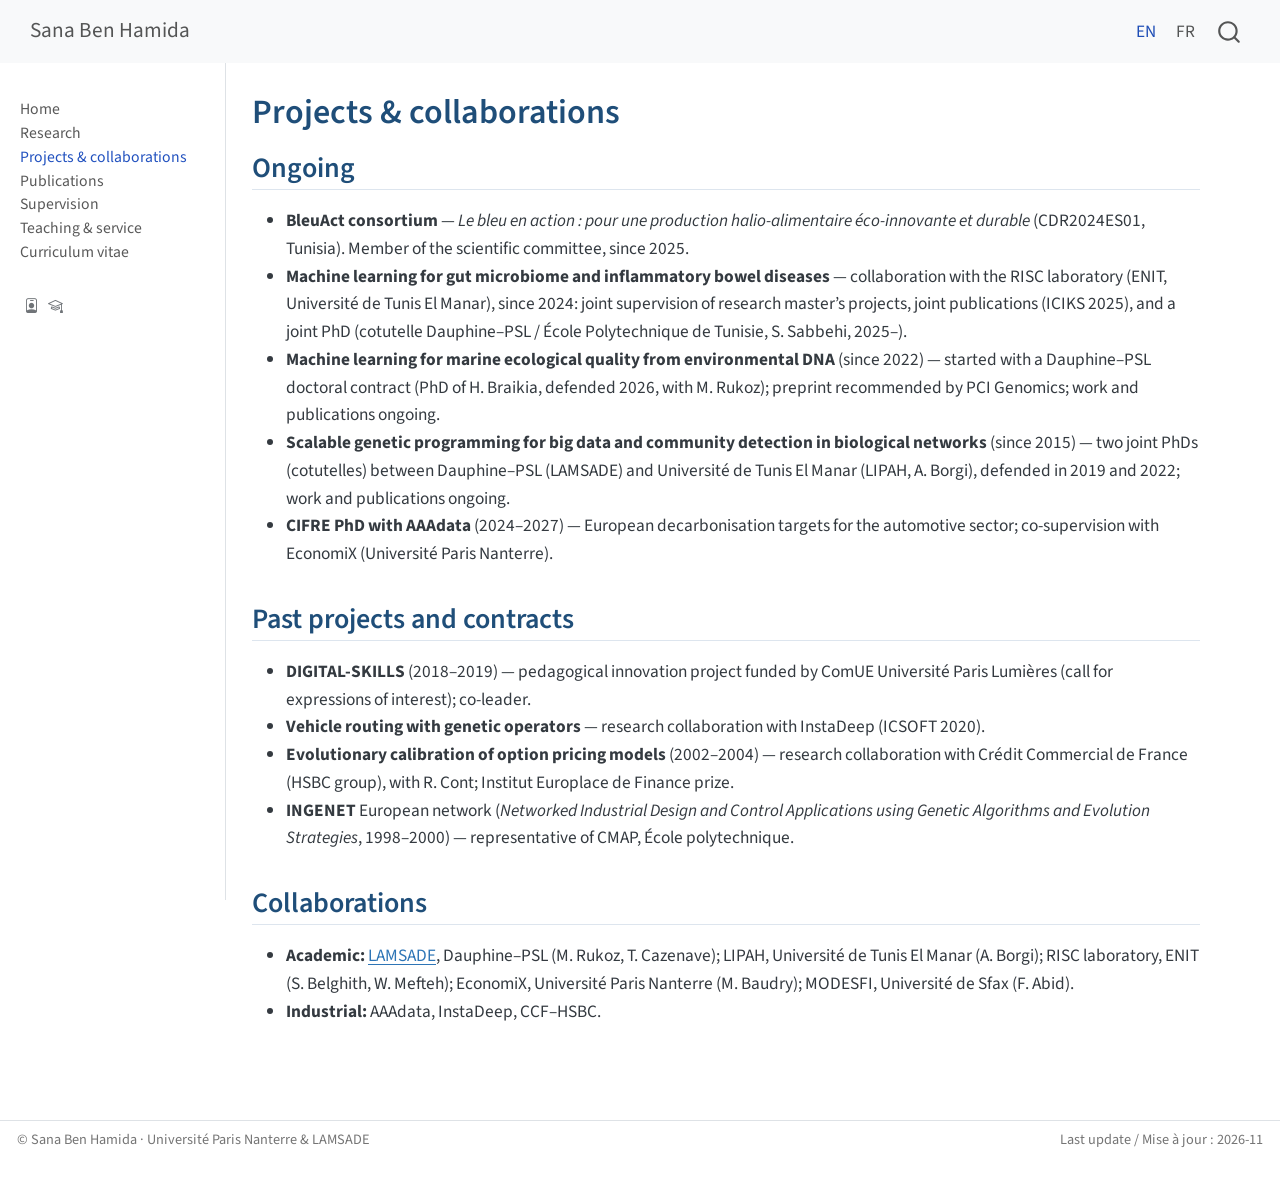
<file: projects.html>
<!DOCTYPE html>
<html xmlns="http://www.w3.org/1999/xhtml" lang="en" xml:lang="en"><head>

<meta charset="utf-8">
<meta name="generator" content="quarto-1.11.9">

<meta name="viewport" content="width=device-width, initial-scale=1.0, user-scalable=yes">


<title>Projects &amp; collaborations – Sana Ben Hamida</title>
<style>
/* Default styles provided by pandoc.
** See https://pandoc.org/MANUAL.html#variables-for-html for config info.
*/
span.smallcaps{font-variant: small-caps;}
div.columns{display: flex; gap: 1.5em;}
div.column{flex: auto;}
@media screen {
div.columns{gap: min(4vw, 1.5em);}
div.column{overflow-x: auto;}
}
div.hanging-indent{margin-left: 1.5em; text-indent: -1.5em;}
ul.task-list{list-style: none;}
ul.task-list li input[type="checkbox"] {
  width: 0.8em;
  margin: 0 0.8em 0.2em -1em; /* quarto-specific, see https://github.com/quarto-dev/quarto-cli/issues/4556 */ 
  vertical-align: middle;
}
</style>


<script src="site_libs/quarto-nav/quarto-nav.js"></script>
<script src="site_libs/quarto-nav/headroom.min.js"></script>
<script src="site_libs/clipboard/clipboard.min.js"></script>
<script src="site_libs/quarto-search/autocomplete.umd.js"></script>
<script src="site_libs/quarto-search/fuse.min.js"></script>
<script src="site_libs/quarto-search/quarto-search.js"></script>
<meta name="quarto:offset" content="./">
<script src="site_libs/quarto-html/quarto.js" type="module"></script>
<script src="site_libs/quarto-html/tabsets/tabsets.js" type="module"></script>
<script src="site_libs/quarto-html/scrollable-regions/scrollable-regions.js" type="module"></script>
<script src="site_libs/quarto-html/popper.min.js"></script>
<script src="site_libs/quarto-html/tippy.umd.min.js"></script>
<script src="site_libs/quarto-html/anchor.min.js"></script>
<link href="site_libs/quarto-html/tippy.css" rel="stylesheet">
<link href="site_libs/quarto-html/quarto-syntax-highlighting-63b5708e65d6cd79cd7618c58d0c21e7.css" rel="stylesheet" id="quarto-text-highlighting-styles">
<script src="site_libs/bootstrap/bootstrap.min.js"></script>
<link href="site_libs/bootstrap/bootstrap-icons.css" rel="stylesheet">
<link href="site_libs/bootstrap/bootstrap-0685aa494de57821664d12da0500b4a3.min.css" rel="stylesheet" append-hash="true" id="quarto-bootstrap" data-mode="light">
<script id="quarto-search-options" type="application/json">{
  "location": "navbar",
  "copy-button": false,
  "collapse-after": 3,
  "panel-placement": "end",
  "type": "overlay",
  "limit": 50,
  "keyboard-shortcut": [
    "f",
    "/",
    "s"
  ],
  "show-item-context": false,
  "language": {
    "search-no-results-text": "No results",
    "search-matching-documents-text": "matching documents",
    "search-copy-link-title": "Copy link to search",
    "search-hide-matches-text": "Hide additional matches",
    "search-more-match-text": "more match in this document",
    "search-more-matches-text": "more matches in this document",
    "search-clear-button-title": "Clear",
    "search-text-placeholder": "",
    "search-detached-cancel-button-title": "Cancel",
    "search-submit-button-title": "Submit",
    "search-label": "Search"
  }
}</script>


<link rel="stylesheet" href="styles.css">
</head>

<body class="nav-sidebar docked nav-fixed fullcontent quarto-light"><a id="quarto-skip-link" class="visually-hidden-focusable" href="#quarto-document-content">Skip to main content</a>

<div id="quarto-search-results"></div>
  <header id="quarto-header" class="headroom fixed-top">
    <nav class="navbar navbar-expand-lg " data-bs-theme="dark" aria-label="Site">
      <div class="navbar-container container-fluid">
      <div class="navbar-brand-container mx-auto">
    <a class="navbar-brand" href="./index.html">
    <span class="navbar-title">Sana Ben Hamida</span>
    </a>
  </div>
          <button class="navbar-toggler" type="button" data-bs-toggle="collapse" data-bs-target="#navbarCollapse" aria-controls="navbarCollapse" aria-expanded="false" aria-label="Toggle navigation" onclick="if (window.quartoToggleHeadroom) { window.quartoToggleHeadroom(); }">
  <span class="navbar-toggler-icon"></span>
</button>
          <div class="collapse navbar-collapse" id="navbarCollapse">
            <ul class="navbar-nav navbar-nav-scroll ms-auto">
  <li class="nav-item">
    <a class="nav-link active" href="./index.html" aria-current="page"> 
<span class="menu-text">EN</span></a>
  </li>  
  <li class="nav-item">
    <a class="nav-link" href="./fr/index.html"> 
<span class="menu-text">FR</span></a>
  </li>  
</ul>
          </div> <!-- /navcollapse -->
            <div class="quarto-navbar-tools">
</div>
            <div id="quarto-search" class="" title="Search"></div>
      </div> <!-- /container-fluid -->
    </nav>
  <nav class="quarto-secondary-nav" aria-label="Toolbar">
    <div class="container-fluid d-flex">
      <button type="button" class="quarto-btn-toggle btn" data-bs-toggle="collapse" role="button" data-bs-target=".quarto-sidebar-collapse-item" aria-controls="quarto-sidebar" aria-expanded="false" aria-label="Toggle sidebar navigation" onclick="if (window.quartoToggleHeadroom) { window.quartoToggleHeadroom(); }">
        <i class="bi bi-layout-text-sidebar-reverse"></i>
      </button>
        <nav class="quarto-page-breadcrumbs" aria-label="Breadcrumbs"><ol class="breadcrumb"><li class="breadcrumb-item"><a href="./projects.html">Projects &amp; collaborations</a></li></ol></nav>
        <a class="flex-grow-1" data-bs-toggle="collapse" data-bs-target=".quarto-sidebar-collapse-item" onclick="if (window.quartoToggleHeadroom) { window.quartoToggleHeadroom(); }">      
        </a>
    </div>
  </nav>
</header>
<!-- content -->
<div id="quarto-content" class="quarto-container page-columns page-rows-contents page-layout-article page-navbar">
<!-- sidebar -->
  <nav id="quarto-sidebar" class="sidebar collapse collapse-horizontal quarto-sidebar-collapse-item sidebar-navigation docked overflow-auto" aria-label="Section">
        <div class="sidebar-tools-main">
    <a href="https://orcid.org/0000-0003-4202-613X" title="ORCID" class="quarto-navigation-tool px-1" aria-label="ORCID"><i class="bi bi-person-badge"></i></a>
    <a href="https://scholar.google.com/citations?user=mVT5Lk0AAAAJ" title="Google Scholar" class="quarto-navigation-tool px-1" aria-label="Google Scholar"><i class="bi bi-mortarboard"></i></a>
</div>
    <div class="sidebar-menu-container"> 
    <ul class="list-unstyled mt-1">
        <li class="sidebar-item">
  <div class="sidebar-item-container"> 
  <a href="./index.html" class="sidebar-item-text sidebar-link">
 <span class="menu-text">Home</span></a>
  </div>
</li>
        <li class="sidebar-item">
  <div class="sidebar-item-container"> 
  <a href="./research.html" class="sidebar-item-text sidebar-link">
 <span class="menu-text">Research</span></a>
  </div>
</li>
        <li class="sidebar-item">
  <div class="sidebar-item-container"> 
  <a href="./projects.html" class="sidebar-item-text sidebar-link active">
 <span class="menu-text">Projects &amp; collaborations</span></a>
  </div>
</li>
        <li class="sidebar-item">
  <div class="sidebar-item-container"> 
  <a href="./publications.html" class="sidebar-item-text sidebar-link">
 <span class="menu-text">Publications</span></a>
  </div>
</li>
        <li class="sidebar-item">
  <div class="sidebar-item-container"> 
  <a href="./supervision.html" class="sidebar-item-text sidebar-link">
 <span class="menu-text">Supervision</span></a>
  </div>
</li>
        <li class="sidebar-item">
  <div class="sidebar-item-container"> 
  <a href="./teaching.html" class="sidebar-item-text sidebar-link">
 <span class="menu-text">Teaching &amp; service</span></a>
  </div>
</li>
        <li class="sidebar-item">
  <div class="sidebar-item-container"> 
  <a href="./cv.html" class="sidebar-item-text sidebar-link">
 <span class="menu-text">Curriculum vitae</span></a>
  </div>
</li>
    </ul>
    </div>
</nav>
<div id="quarto-sidebar-glass" class="quarto-sidebar-collapse-item" data-bs-toggle="collapse" data-bs-target=".quarto-sidebar-collapse-item"></div>
<!-- margin-sidebar -->
    
<!-- main -->
<main class="content" id="quarto-document-content" tabindex="-1">

<header id="title-block-header" class="quarto-title-block default">
<div class="quarto-title">
<h1 class="title">Projects &amp; collaborations</h1>
</div>



<div class="quarto-title-meta">

    
  
    
  </div>
  


</header>


<section id="ongoing" class="level2">
<h2 class="anchored" data-anchor-id="ongoing">Ongoing</h2>
<ul>
<li><strong>BleuAct consortium</strong> — <em>Le bleu en action : pour une production halio-alimentaire éco-innovante et durable</em> (CDR2024ES01, Tunisia). Member of the scientific committee, since 2025.</li>
<li><strong>Machine learning for gut microbiome and inflammatory bowel diseases</strong> — collaboration with the RISC laboratory (ENIT, Université de Tunis El Manar), since 2024: joint supervision of research master’s projects, joint publications (ICIKS 2025), and a joint PhD (cotutelle Dauphine–PSL / École Polytechnique de Tunisie, S. Sabbehi, 2025–).</li>
<li><strong>Machine learning for marine ecological quality from environmental DNA</strong> (since 2022) — started with a Dauphine–PSL doctoral contract (PhD of H. Braikia, defended 2026, with M. Rukoz); preprint recommended by PCI Genomics; work and publications ongoing.</li>
<li><strong>Scalable genetic programming for big data and community detection in biological networks</strong> (since 2015) — two joint PhDs (cotutelles) between Dauphine–PSL (LAMSADE) and Université de Tunis El Manar (LIPAH, A. Borgi), defended in 2019 and 2022; work and publications ongoing.</li>
<li><strong>CIFRE PhD with AAAdata</strong> (2024–2027) — European decarbonisation targets for the automotive sector; co-supervision with EconomiX (Université Paris Nanterre).</li>
</ul>
</section>
<section id="past-projects-and-contracts" class="level2">
<h2 class="anchored" data-anchor-id="past-projects-and-contracts">Past projects and contracts</h2>
<ul>
<li><strong>DIGITAL-SKILLS</strong> (2018–2019) — pedagogical innovation project funded by ComUE Université Paris Lumières (call for expressions of interest); co-leader.</li>
<li><strong>Vehicle routing with genetic operators</strong> — research collaboration with InstaDeep (ICSOFT 2020).</li>
<li><strong>Evolutionary calibration of option pricing models</strong> (2002–2004) — research collaboration with Crédit Commercial de France (HSBC group), with R. Cont; Institut Europlace de Finance prize.</li>
<li><strong>INGENET</strong> European network (<em>Networked Industrial Design and Control Applications using Genetic Algorithms and Evolution Strategies</em>, 1998–2000) — representative of CMAP, École polytechnique.</li>
</ul>
</section>
<section id="collaborations" class="level2">
<h2 class="anchored" data-anchor-id="collaborations">Collaborations</h2>
<ul>
<li><strong>Academic:</strong> <a href="https://www.lamsade.dauphine.fr">LAMSADE</a>, Dauphine–PSL (M. Rukoz, T. Cazenave); LIPAH, Université de Tunis El Manar (A. Borgi); RISC laboratory, ENIT (S. Belghith, W. Mefteh); EconomiX, Université Paris Nanterre (M. Baudry); MODESFI, Université de Sfax (F. Abid).</li>
<li><strong>Industrial:</strong> AAAdata, InstaDeep, CCF–HSBC.</li>
</ul>


</section>

</main> <!-- /main -->
<!-- Compteur de visites GoatCounter (sans cookies, sans bandeau RGPD) — tableau de bord : https://sanabenhamida.goatcounter.com -->
<script data-goatcounter="https://sanabenhamida.goatcounter.com/count" async="" src="//gc.zgo.at/count.js"></script>
<script id="quarto-html-after-body" type="application/javascript">
  window.document.addEventListener("DOMContentLoaded", function (event) {
    const icon = "";
    const anchorJS = new window.AnchorJS();
    anchorJS.options = {
      placement: 'right',
      icon: icon
    };
    anchorJS.add('.anchored');
    const isCodeAnnotation = (el) => {
      for (const clz of el.classList) {
        if (clz.startsWith('code-annotation-')) {                     
          return true;
        }
      }
      return false;
    }
    const onCopySuccess = function(e) {
      // button target
      const button = e.trigger;
      // don't keep focus
      button.blur();
      // flash "checked"
      button.classList.add('code-copy-button-checked');
      var currentTitle = button.getAttribute("title");
      button.setAttribute("title", "Copied!");
      let tooltip;
      if (window.bootstrap) {
        button.setAttribute("data-bs-toggle", "tooltip");
        button.setAttribute("data-bs-placement", "left");
        button.setAttribute("data-bs-title", "Copied!");
        tooltip = new bootstrap.Tooltip(button, 
          { trigger: "manual", 
            customClass: "code-copy-button-tooltip",
            offset: [0, -8]});
        tooltip.show();    
      }
      setTimeout(function() {
        if (tooltip) {
          tooltip.hide();
          button.removeAttribute("data-bs-title");
          button.removeAttribute("data-bs-toggle");
          button.removeAttribute("data-bs-placement");
        }
        button.setAttribute("title", currentTitle);
        button.classList.remove('code-copy-button-checked');
      }, 1000);
      // clear code selection
      e.clearSelection();
    }
    const getTextToCopy = function(trigger) {
      const outerScaffold = trigger.parentElement.cloneNode(true);
      const codeEl = outerScaffold.querySelector('code');
      for (const childEl of codeEl.children) {
        if (isCodeAnnotation(childEl)) {
          childEl.remove();
        }
      }
      return codeEl.innerText;
    }
    const clipboard = new window.ClipboardJS('.code-copy-button:not([data-in-quarto-modal])', {
      text: getTextToCopy
    });
    clipboard.on('success', onCopySuccess);
    if (window.document.getElementById('quarto-embedded-source-code-modal')) {
      const clipboardModal = new window.ClipboardJS('.code-copy-button[data-in-quarto-modal]', {
        text: getTextToCopy,
        container: window.document.getElementById('quarto-embedded-source-code-modal')
      });
      clipboardModal.on('success', onCopySuccess);
    }
      var localhostRegex = new RegExp(/^(?:http|https):\/\/localhost\:?[0-9]*\//);
      var mailtoRegex = new RegExp(/^mailto:/);
        var filterRegex = new RegExp("https:\/\/mbhsana\.github\.io");
      var isInternal = (href) => {
          return filterRegex.test(href) || localhostRegex.test(href) || mailtoRegex.test(href);
      }
      // Inspect non-navigation links and adorn them if external
      window.quartoDecorateExternalLinks = function (root) {
     var links = (root || window.document).querySelectorAll('a[href]:not(.nav-link):not(.navbar-brand):not(.toc-action):not(.sidebar-link):not(.sidebar-item-toggle):not(.pagination-link):not(.no-external):not([aria-hidden]):not(.dropdown-item):not(.quarto-navigation-tool):not(.about-link)');
      for (var i=0; i<links.length; i++) {
        const link = links[i];
        if (!isInternal(link.href)) {
          // undo the damage that might have been done by quarto-nav.js in the case of
          // links that we want to consider external
          if (link.dataset.originalHref !== undefined) {
            link.href = link.dataset.originalHref;
          }
          if (!link.classList.contains('no-external-icon')) {
          }
        }
      }
      };
      window.quartoDecorateExternalLinks(window.document);
    // Esc closes the popup (WCAG 1.4.13) and focus leaving both trigger and
    // popup closes it (WCAG 2.4.11); tippy handles neither for interactive popups.
    const hideOnEscAndFocusOut = {
      name: 'hideOnEscAndFocusOut',
      defaultValue: true,
      fn(instance) {
        const dismiss = () => {
          // A show scheduled by the trigger delay would otherwise reopen it
          instance.clearDelayTimeouts();
          instance.hide();
        };
        const onKeyDown = (event) => {
          if (event.key !== 'Escape') {
            return;
          }
          // Keep Esc from also reaching page handlers (e.g. reveal.js overview),
          // except an open reveal.js slide menu, which Esc should close too.
          // The menu handles keys only when its keyboard option is on.
          const menuHandlesEsc = window.Reveal?.getPlugin?.('menu')?.isOpen() &&
            window.Reveal.getConfig().menu?.keyboard !== false;
          if (!menuHandlesEsc) {
            event.stopPropagation();
          }
          if (instance.popper.contains(window.document.activeElement)) {
            // Disabled while refocusing so the focus trigger does not reopen it
            instance.disable();
            instance.reference.focus();
            instance.enable();
          }
          dismiss();
        };
        const onFocusOut = (event) => {
          const target = event.relatedTarget;
          if (target && !instance.reference.contains(target) &&
              !instance.popper.contains(target)) {
            dismiss();
          }
        };
        // On the trigger too: a click trigger (code-annotations: select) has no
        // blur handling. Attached for the instance's lifetime so leaving the
        // trigger also cancels a show still pending on the trigger delay.
        instance.reference.addEventListener('focusout', onFocusOut);
        return {
          onShow() {
            window.document.addEventListener('keydown', onKeyDown, true);
            instance.popper.addEventListener('focusout', onFocusOut);
          },
          onHide() {
            window.document.removeEventListener('keydown', onKeyDown, true);
            instance.popper.removeEventListener('focusout', onFocusOut);
          },
          onDestroy() {
            instance.reference.removeEventListener('focusout', onFocusOut);
          },
        };
      },
    };
    function tippyHover(el, contentFn, onTriggerFn, onUntriggerFn) {
      const config = {
        allowHTML: true,
        maxWidth: 500,
        delay: 100,
        arrow: false,
        appendTo: function(el) {
            return el.parentElement;
        },
        interactive: true,
        interactiveBorder: 10,
        theme: 'quarto',
        placement: 'bottom-start',
        plugins: [hideOnEscAndFocusOut],
      };
      if (contentFn) {
        config.content = contentFn;
      }
      if (onTriggerFn) {
        config.onTrigger = onTriggerFn;
      }
      if (onUntriggerFn) {
        config.onUntrigger = onUntriggerFn;
      }
      window.tippy(el, config); 
    }
    const noterefs = window.document.querySelectorAll('a[role="doc-noteref"]');
    for (var i=0; i<noterefs.length; i++) {
      const ref = noterefs[i];
      tippyHover(ref, function() {
        // use id or data attribute instead here
        let href = ref.getAttribute('data-footnote-href') || ref.getAttribute('href');
        try { href = new URL(href).hash; } catch {}
        const id = href.replace(/^#\/?/, "");
        const note = window.document.getElementById(id);
        if (note) {
          return note.innerHTML;
        } else {
          return "";
        }
      });
    }
    const xrefs = window.document.querySelectorAll('a.quarto-xref');
    const processXRef = (id, note) => {
      // Strip column container classes
      const stripColumnClz = (el) => {
        el.classList.remove("page-full", "page-columns");
        if (el.children) {
          for (const child of el.children) {
            stripColumnClz(child);
          }
        }
      }
      stripColumnClz(note)
      if (id === null || id.startsWith('sec-')) {
        // Special case sections, only their first couple elements
        const container = document.createElement("div");
        if (note.children && note.children.length > 2) {
          container.appendChild(note.children[0].cloneNode(true));
          for (let i = 1; i < note.children.length; i++) {
            const child = note.children[i];
            if (child.tagName === "P" && child.innerText === "") {
              continue;
            } else {
              container.appendChild(child.cloneNode(true));
              break;
            }
          }
          if (window.Quarto?.typesetMath) {
            window.Quarto.typesetMath(container);
          }
          return container.innerHTML
        } else {
          if (window.Quarto?.typesetMath) {
            window.Quarto.typesetMath(note);
          }
          return note.innerHTML;
        }
      } else {
        // Remove any anchor links if they are present
        const anchorLink = note.querySelector('a.anchorjs-link');
        if (anchorLink) {
          anchorLink.remove();
        }
        if (window.Quarto?.typesetMath) {
          window.Quarto.typesetMath(note);
        }
        if (note.classList.contains("callout")) {
          return note.outerHTML;
        } else {
          return note.innerHTML;
        }
      }
    }
    for (var i=0; i<xrefs.length; i++) {
      const xref = xrefs[i];
      tippyHover(xref, undefined, function(instance) {
        instance.disable();
        let url = xref.getAttribute('href');
        let hash = undefined; 
        if (url.startsWith('#')) {
          hash = url;
        } else {
          try { hash = new URL(url).hash; } catch {}
        }
        if (hash) {
          const id = hash.replace(/^#\/?/, "");
          const note = window.document.getElementById(id);
          if (note !== null) {
            try {
              const html = processXRef(id, note.cloneNode(true));
              instance.setContent(html);
            } finally {
              instance.enable();
              instance.show();
            }
          } else {
            // See if we can fetch this
            fetch(url.split('#')[0])
            .then(res => res.text())
            .then(html => {
              const parser = new DOMParser();
              const htmlDoc = parser.parseFromString(html, "text/html");
              const note = htmlDoc.getElementById(id);
              if (note !== null) {
                const html = processXRef(id, note);
                instance.setContent(html);
              } 
            }).finally(() => {
              instance.enable();
              instance.show();
            });
          }
        } else {
          // See if we can fetch a full url (with no hash to target)
          // This is a special case and we should probably do some content thinning / targeting
          fetch(url)
          .then(res => res.text())
          .then(html => {
            const parser = new DOMParser();
            const htmlDoc = parser.parseFromString(html, "text/html");
            const note = htmlDoc.querySelector('main.content');
            if (note !== null) {
              // This should only happen for chapter cross references
              // (since there is no id in the URL)
              // remove the first header
              if (note.children.length > 0 && note.children[0].tagName === "HEADER") {
                note.children[0].remove();
              }
              const html = processXRef(null, note);
              instance.setContent(html);
            } 
          }).finally(() => {
            instance.enable();
            instance.show();
          });
        }
      }, function(instance) {
      });
    }
        let selectedAnnoteEl;
        const selectorForAnnotation = ( cell, annotation) => {
          let cellAttr = 'data-code-cell="' + cell + '"';
          let lineAttr = 'data-code-annotation="' +  annotation + '"';
          const selector = 'span[' + cellAttr + '][' + lineAttr + ']';
          return selector;
        }
        const selectCodeLines = (annoteEl) => {
          const doc = window.document;
          const targetCell = annoteEl.getAttribute("data-target-cell");
          const targetAnnotation = annoteEl.getAttribute("data-target-annotation");
          const annoteSpan = window.document.querySelector(selectorForAnnotation(targetCell, targetAnnotation));
          const lines = annoteSpan.getAttribute("data-code-lines").split(",");
          const lineIds = lines.map((line) => {
            return targetCell + "-" + line;
          })
          // Each band is positioned against its own containing block, which is
          // not the offsetParent of the lines, so place it from client rects.
          const placeBand = (band, firstEl, lastEl, codeBlock) => {
            const container = band.offsetParent;
            if (container === null) {
              return;
            }
            const containerRect = container.getBoundingClientRect();
            // Reveal.js scales slides with a transform, so convert client
            // pixels back to the CSS pixels of the container.
            const scale = containerRect.height / container.offsetHeight || 1;
            const firstRect = firstEl.getBoundingClientRect();
            const lastRect = lastEl.getBoundingClientRect();
            const top = (firstRect.top - containerRect.top) / scale - container.clientTop + container.scrollTop;
            const height = (lastRect.bottom - firstRect.top) / scale;
            band.style.top = top - 2 + "px";
            band.style.height = height + 4 + "px";
            if (codeBlock) {
              // Without the copy button wrapper, the containing block is wider
              // than the code block, so span the code block explicitly.
              const blockRect = codeBlock.getBoundingClientRect();
              band.style.left = (blockRect.left - containerRect.left) / scale - container.clientLeft + container.scrollLeft + "px";
              band.style.width = blockRect.width / scale + "px";
            }
          };
          if (lineIds.length > 0) {
            const el = window.document.getElementById(lineIds[0]);
            const lastEl = window.document.getElementById(lineIds[lineIds.length - 1]);
            const parent = el.parentElement.parentElement;
            // cook up a div (if necessary) and position it
            let div = window.document.getElementById("code-annotation-line-highlight");
            if (div === null) {
              div = window.document.createElement("div");
              div.setAttribute("id", "code-annotation-line-highlight");
              div.style.position = 'absolute';
              parent.appendChild(div);
            }
            placeBand(div, el, lastEl, parent.closest("div.sourceCode") || parent);
            let gutterDiv = window.document.getElementById("code-annotation-line-highlight-gutter");
            if (gutterDiv === null) {
              gutterDiv = window.document.createElement("div");
              gutterDiv.setAttribute("id", "code-annotation-line-highlight-gutter");
              gutterDiv.style.position = 'absolute';
              const codeCell = window.document.getElementById(targetCell);
              const gutter = codeCell.querySelector('.code-annotation-gutter');
              gutter.appendChild(gutterDiv);
            }
            placeBand(gutterDiv, el, lastEl);
            selectedAnnoteEl = annoteEl;
          }
        };
        const unselectCodeLines = () => {
          const elementsIds = ["code-annotation-line-highlight", "code-annotation-line-highlight-gutter"];
          elementsIds.forEach((elId) => {
            const div = window.document.getElementById(elId);
            if (div) {
              div.remove();
            }
          });
          selectedAnnoteEl = undefined;
        };
          // Handle positioning of the toggle
      window.addEventListener(
        "resize",
        throttle(() => {
          elRect = undefined;
          if (selectedAnnoteEl) {
            selectCodeLines(selectedAnnoteEl);
          }
        }, 10)
      );
      function throttle(fn, ms) {
      let throttle = false;
      let timer;
        return (...args) => {
          if(!throttle) { // first call gets through
              fn.apply(this, args);
              throttle = true;
          } else { // all the others get throttled
              if(timer) clearTimeout(timer); // cancel #2
              timer = setTimeout(() => {
                fn.apply(this, args);
                timer = throttle = false;
              }, ms);
          }
        };
      }
        // Attach click handler to the DT
        const annoteDls = window.document.querySelectorAll('dt[data-target-cell]');
        for (const annoteDlNode of annoteDls) {
          annoteDlNode.addEventListener('click', (event) => {
            const clickedEl = event.target;
            if (clickedEl !== selectedAnnoteEl) {
              unselectCodeLines();
              const activeEl = window.document.querySelector('dt[data-target-cell].code-annotation-active');
              if (activeEl) {
                activeEl.classList.remove('code-annotation-active');
              }
              selectCodeLines(clickedEl);
              clickedEl.classList.add('code-annotation-active');
            } else {
              // Unselect the line
              unselectCodeLines();
              clickedEl.classList.remove('code-annotation-active');
            }
          });
        }
    const findCites = (el) => {
      const parentEl = el.parentElement;
      if (parentEl) {
        const cites = parentEl.dataset.cites;
        if (cites) {
          return {
            el,
            cites: cites.split(' ')
          };
        } else {
          return findCites(el.parentElement)
        }
      } else {
        return undefined;
      }
    };
    var bibliorefs = window.document.querySelectorAll('a[role="doc-biblioref"]');
    for (var i=0; i<bibliorefs.length; i++) {
      const ref = bibliorefs[i];
      const citeInfo = findCites(ref);
      if (citeInfo) {
        tippyHover(citeInfo.el, function() {
          var popup = window.document.createElement('div');
          citeInfo.cites.forEach(function(cite) {
            var citeDiv = window.document.createElement('div');
            citeDiv.classList.add('hanging-indent');
            citeDiv.classList.add('csl-entry');
            var biblioDiv = window.document.getElementById('ref-' + cite);
            if (biblioDiv) {
              citeDiv.innerHTML = biblioDiv.innerHTML;
            }
            popup.appendChild(citeDiv);
          });
          return popup.innerHTML;
        });
      }
    }
  });
  </script>
  <script type="application/javascript">
  window.quartoScrollableRegionsLabels = {"code":"Scrollable code","output":"Scrollable output"};
  </script>
</div> <!-- /content -->
<footer class="footer">
  <div class="nav-footer">
    <div class="nav-footer-left">
<p>© Sana Ben Hamida · Université Paris Nanterre &amp; LAMSADE</p>
</div>   
    <div class="nav-footer-center">
      &nbsp;
    </div>
    <div class="nav-footer-right">
<p>Last update / Mise à jour : 2026-11</p>
</div>
  </div>
</footer>




</body></html>
</file>
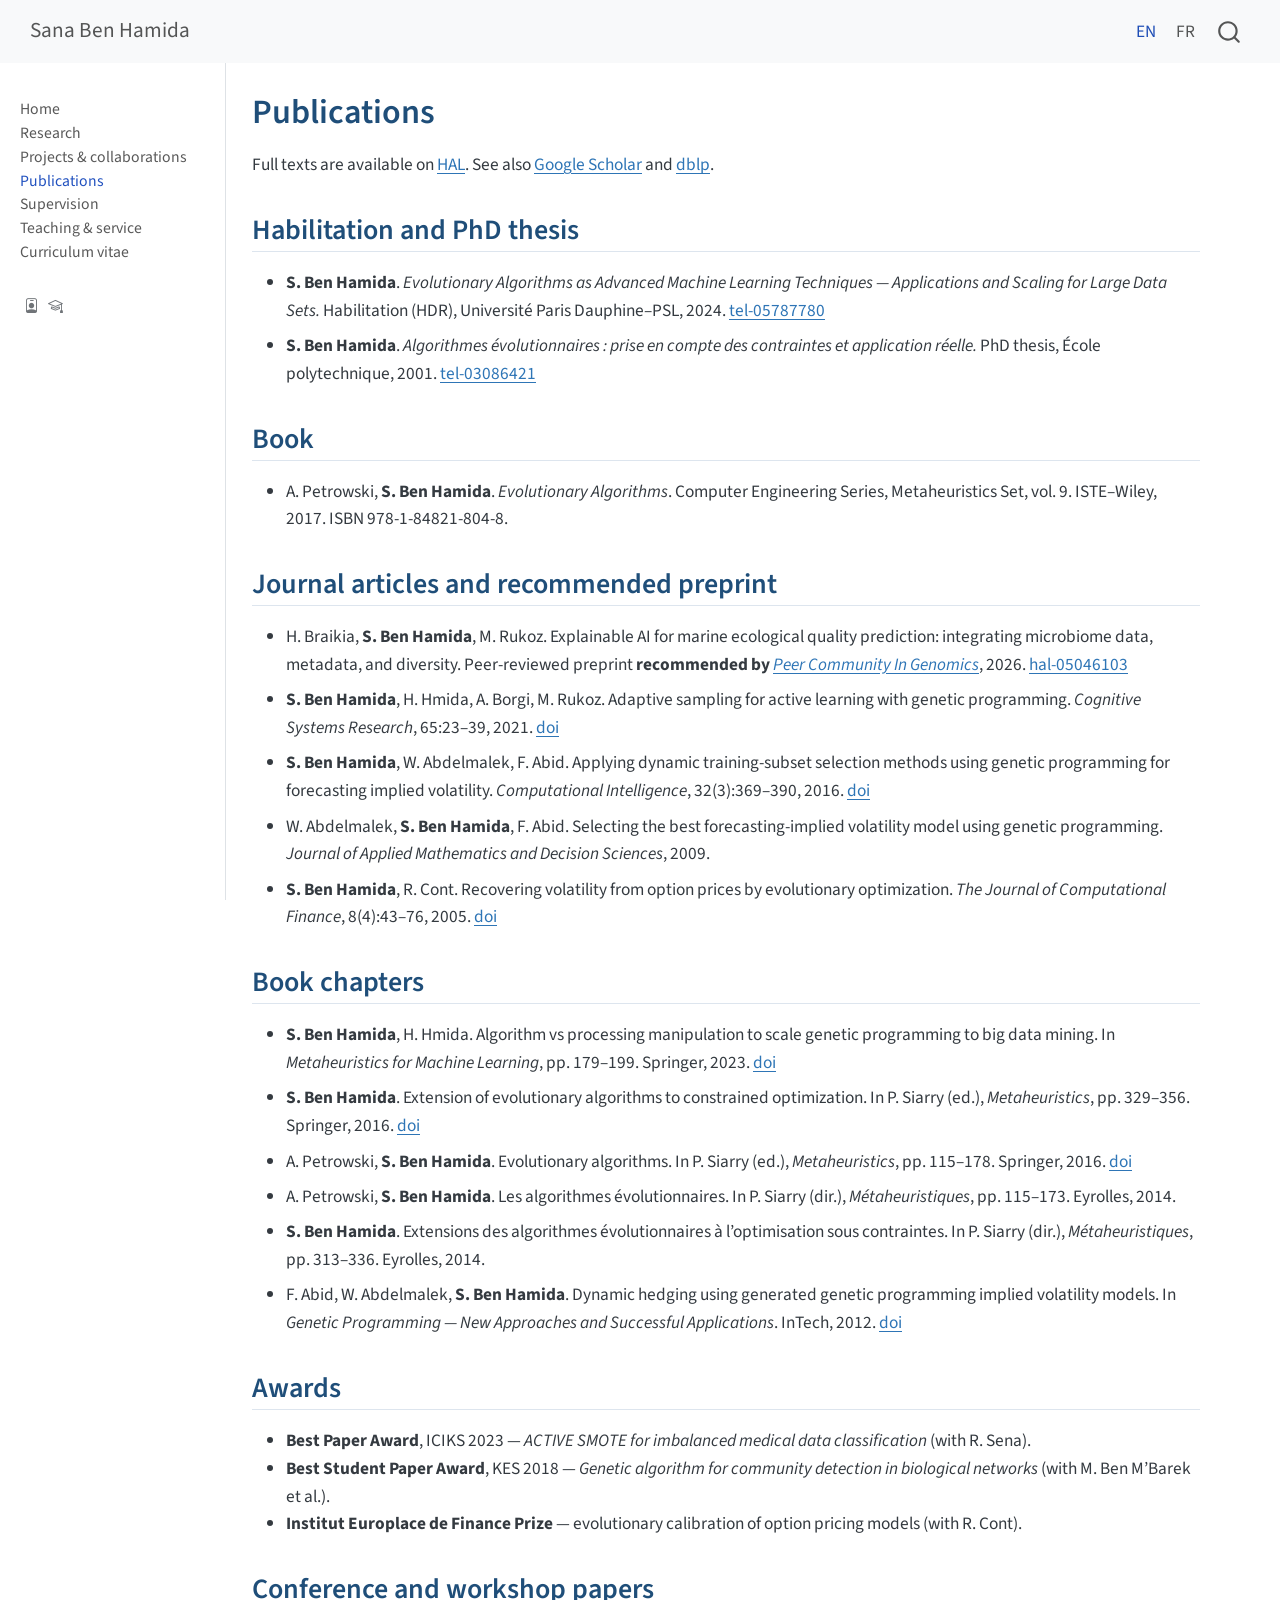
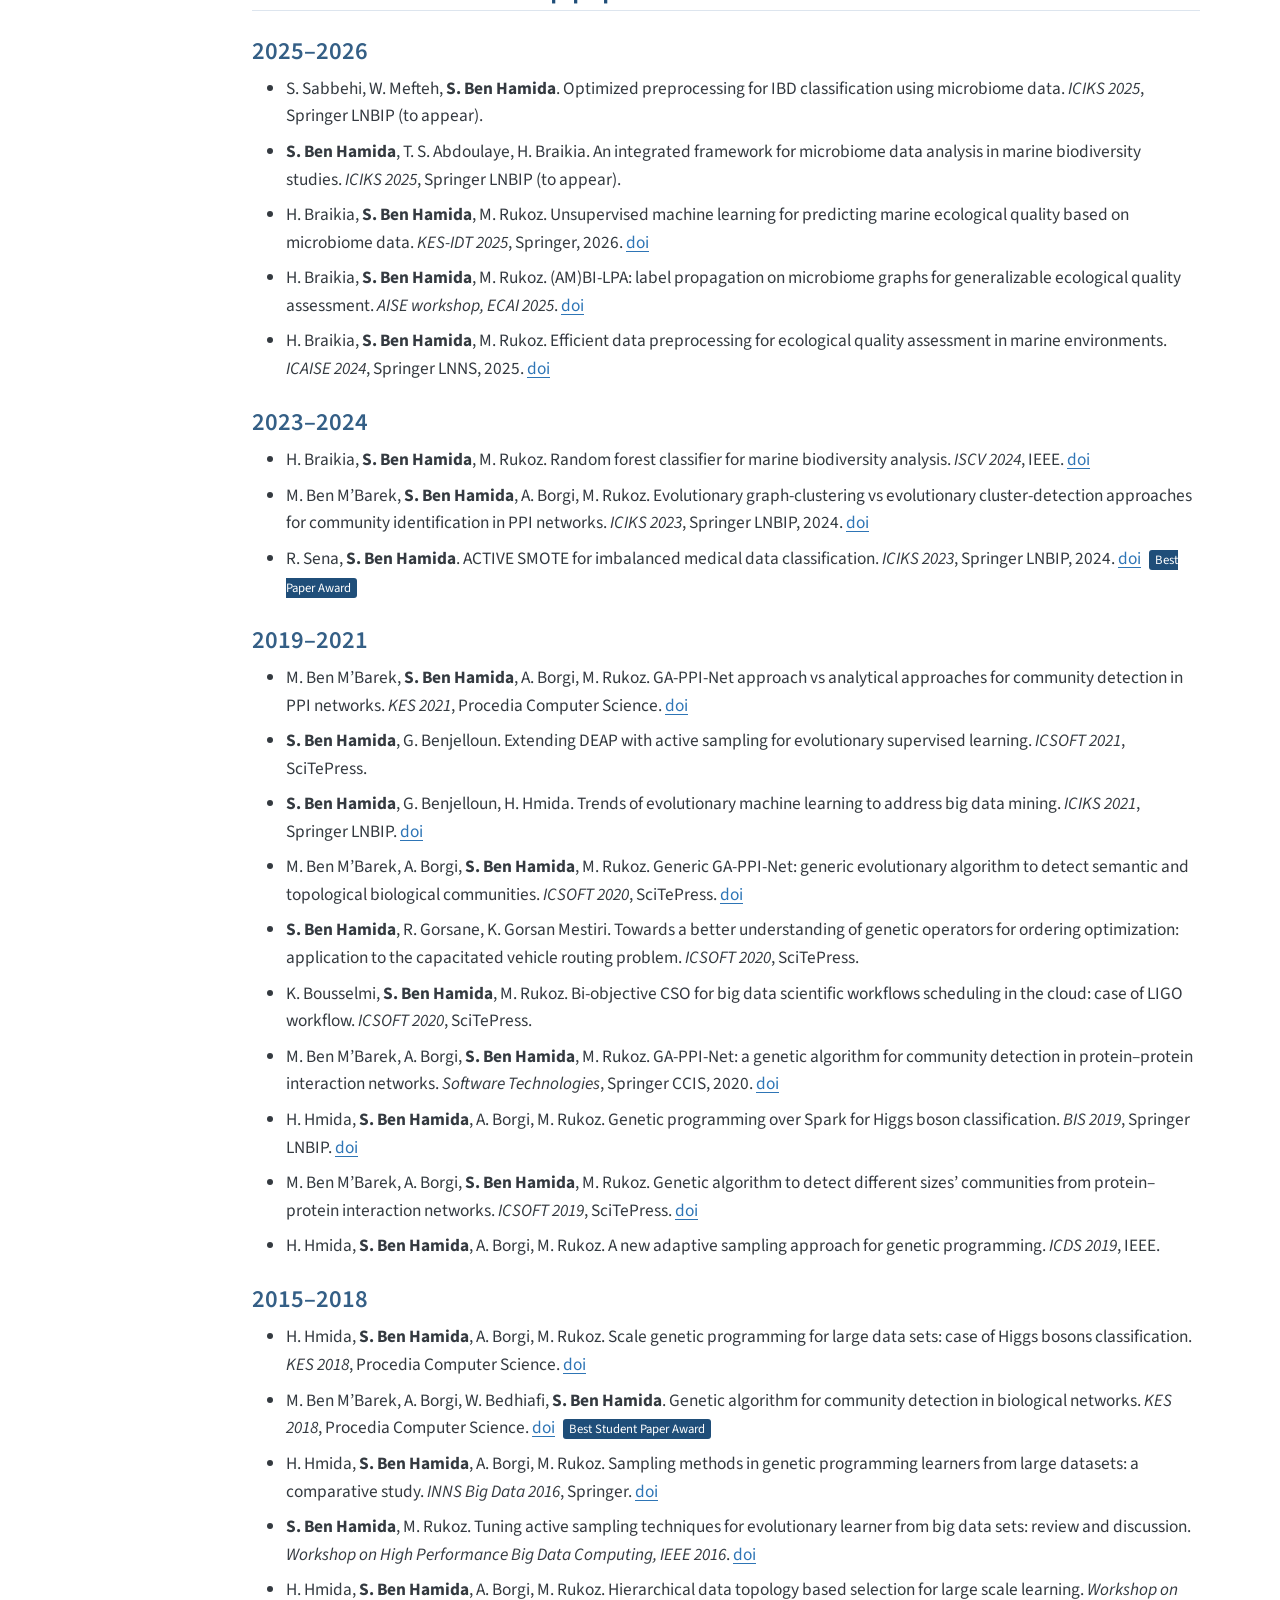
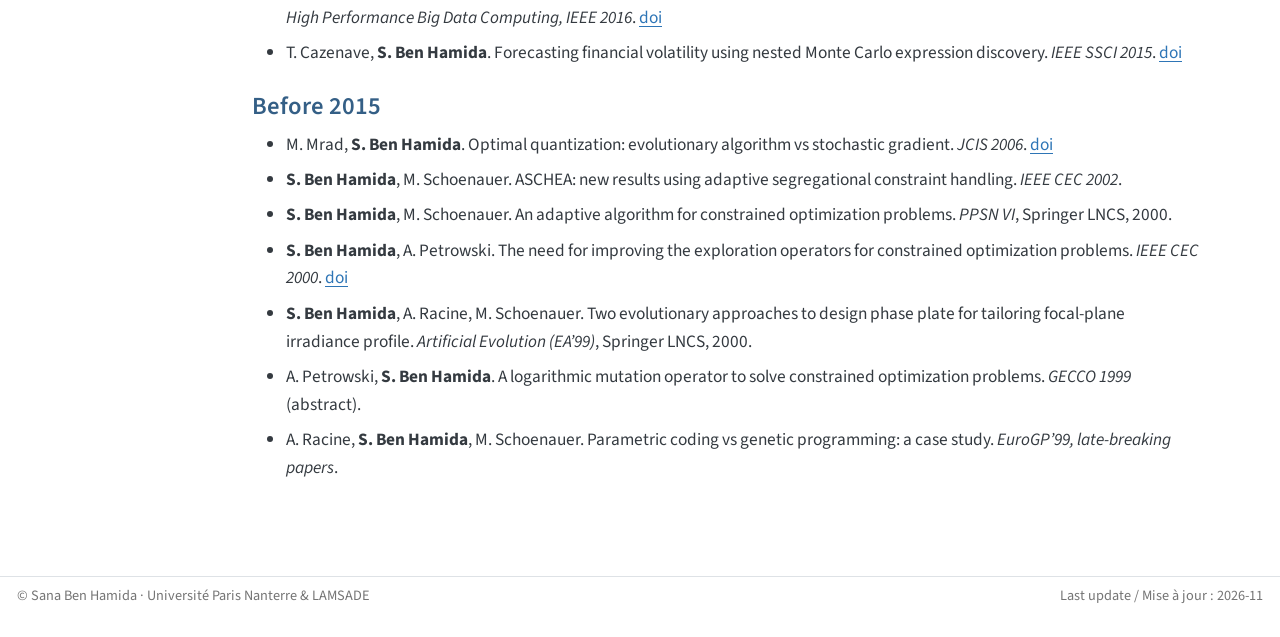
<file: publications.html>
<!DOCTYPE html>
<html xmlns="http://www.w3.org/1999/xhtml" lang="en" xml:lang="en"><head>

<meta charset="utf-8">
<meta name="generator" content="quarto-1.11.9">

<meta name="viewport" content="width=device-width, initial-scale=1.0, user-scalable=yes">


<title>Publications – Sana Ben Hamida</title>
<style>
/* Default styles provided by pandoc.
** See https://pandoc.org/MANUAL.html#variables-for-html for config info.
*/
span.smallcaps{font-variant: small-caps;}
div.columns{display: flex; gap: 1.5em;}
div.column{flex: auto;}
@media screen {
div.columns{gap: min(4vw, 1.5em);}
div.column{overflow-x: auto;}
}
div.hanging-indent{margin-left: 1.5em; text-indent: -1.5em;}
ul.task-list{list-style: none;}
ul.task-list li input[type="checkbox"] {
  width: 0.8em;
  margin: 0 0.8em 0.2em -1em; /* quarto-specific, see https://github.com/quarto-dev/quarto-cli/issues/4556 */ 
  vertical-align: middle;
}
</style>


<script src="site_libs/quarto-nav/quarto-nav.js"></script>
<script src="site_libs/quarto-nav/headroom.min.js"></script>
<script src="site_libs/clipboard/clipboard.min.js"></script>
<script src="site_libs/quarto-search/autocomplete.umd.js"></script>
<script src="site_libs/quarto-search/fuse.min.js"></script>
<script src="site_libs/quarto-search/quarto-search.js"></script>
<meta name="quarto:offset" content="./">
<script src="site_libs/quarto-html/quarto.js" type="module"></script>
<script src="site_libs/quarto-html/tabsets/tabsets.js" type="module"></script>
<script src="site_libs/quarto-html/scrollable-regions/scrollable-regions.js" type="module"></script>
<script src="site_libs/quarto-html/popper.min.js"></script>
<script src="site_libs/quarto-html/tippy.umd.min.js"></script>
<script src="site_libs/quarto-html/anchor.min.js"></script>
<link href="site_libs/quarto-html/tippy.css" rel="stylesheet">
<link href="site_libs/quarto-html/quarto-syntax-highlighting-63b5708e65d6cd79cd7618c58d0c21e7.css" rel="stylesheet" id="quarto-text-highlighting-styles">
<script src="site_libs/bootstrap/bootstrap.min.js"></script>
<link href="site_libs/bootstrap/bootstrap-icons.css" rel="stylesheet">
<link href="site_libs/bootstrap/bootstrap-0685aa494de57821664d12da0500b4a3.min.css" rel="stylesheet" append-hash="true" id="quarto-bootstrap" data-mode="light">
<script id="quarto-search-options" type="application/json">{
  "location": "navbar",
  "copy-button": false,
  "collapse-after": 3,
  "panel-placement": "end",
  "type": "overlay",
  "limit": 50,
  "keyboard-shortcut": [
    "f",
    "/",
    "s"
  ],
  "show-item-context": false,
  "language": {
    "search-no-results-text": "No results",
    "search-matching-documents-text": "matching documents",
    "search-copy-link-title": "Copy link to search",
    "search-hide-matches-text": "Hide additional matches",
    "search-more-match-text": "more match in this document",
    "search-more-matches-text": "more matches in this document",
    "search-clear-button-title": "Clear",
    "search-text-placeholder": "",
    "search-detached-cancel-button-title": "Cancel",
    "search-submit-button-title": "Submit",
    "search-label": "Search"
  }
}</script>


<link rel="stylesheet" href="styles.css">
</head>

<body class="nav-sidebar docked nav-fixed fullcontent quarto-light"><a id="quarto-skip-link" class="visually-hidden-focusable" href="#quarto-document-content">Skip to main content</a>

<div id="quarto-search-results"></div>
  <header id="quarto-header" class="headroom fixed-top">
    <nav class="navbar navbar-expand-lg " data-bs-theme="dark" aria-label="Site">
      <div class="navbar-container container-fluid">
      <div class="navbar-brand-container mx-auto">
    <a class="navbar-brand" href="./index.html">
    <span class="navbar-title">Sana Ben Hamida</span>
    </a>
  </div>
          <button class="navbar-toggler" type="button" data-bs-toggle="collapse" data-bs-target="#navbarCollapse" aria-controls="navbarCollapse" aria-expanded="false" aria-label="Toggle navigation" onclick="if (window.quartoToggleHeadroom) { window.quartoToggleHeadroom(); }">
  <span class="navbar-toggler-icon"></span>
</button>
          <div class="collapse navbar-collapse" id="navbarCollapse">
            <ul class="navbar-nav navbar-nav-scroll ms-auto">
  <li class="nav-item">
    <a class="nav-link active" href="./index.html" aria-current="page"> 
<span class="menu-text">EN</span></a>
  </li>  
  <li class="nav-item">
    <a class="nav-link" href="./fr/index.html"> 
<span class="menu-text">FR</span></a>
  </li>  
</ul>
          </div> <!-- /navcollapse -->
            <div class="quarto-navbar-tools">
</div>
            <div id="quarto-search" class="" title="Search"></div>
      </div> <!-- /container-fluid -->
    </nav>
  <nav class="quarto-secondary-nav" aria-label="Toolbar">
    <div class="container-fluid d-flex">
      <button type="button" class="quarto-btn-toggle btn" data-bs-toggle="collapse" role="button" data-bs-target=".quarto-sidebar-collapse-item" aria-controls="quarto-sidebar" aria-expanded="false" aria-label="Toggle sidebar navigation" onclick="if (window.quartoToggleHeadroom) { window.quartoToggleHeadroom(); }">
        <i class="bi bi-layout-text-sidebar-reverse"></i>
      </button>
        <nav class="quarto-page-breadcrumbs" aria-label="Breadcrumbs"><ol class="breadcrumb"><li class="breadcrumb-item"><a href="./publications.html">Publications</a></li></ol></nav>
        <a class="flex-grow-1" data-bs-toggle="collapse" data-bs-target=".quarto-sidebar-collapse-item" onclick="if (window.quartoToggleHeadroom) { window.quartoToggleHeadroom(); }">      
        </a>
    </div>
  </nav>
</header>
<!-- content -->
<div id="quarto-content" class="quarto-container page-columns page-rows-contents page-layout-article page-navbar">
<!-- sidebar -->
  <nav id="quarto-sidebar" class="sidebar collapse collapse-horizontal quarto-sidebar-collapse-item sidebar-navigation docked overflow-auto" aria-label="Section">
        <div class="sidebar-tools-main">
    <a href="https://orcid.org/0000-0003-4202-613X" title="ORCID" class="quarto-navigation-tool px-1" aria-label="ORCID"><i class="bi bi-person-badge"></i></a>
    <a href="https://scholar.google.com/citations?user=mVT5Lk0AAAAJ" title="Google Scholar" class="quarto-navigation-tool px-1" aria-label="Google Scholar"><i class="bi bi-mortarboard"></i></a>
</div>
    <div class="sidebar-menu-container"> 
    <ul class="list-unstyled mt-1">
        <li class="sidebar-item">
  <div class="sidebar-item-container"> 
  <a href="./index.html" class="sidebar-item-text sidebar-link">
 <span class="menu-text">Home</span></a>
  </div>
</li>
        <li class="sidebar-item">
  <div class="sidebar-item-container"> 
  <a href="./research.html" class="sidebar-item-text sidebar-link">
 <span class="menu-text">Research</span></a>
  </div>
</li>
        <li class="sidebar-item">
  <div class="sidebar-item-container"> 
  <a href="./projects.html" class="sidebar-item-text sidebar-link">
 <span class="menu-text">Projects &amp; collaborations</span></a>
  </div>
</li>
        <li class="sidebar-item">
  <div class="sidebar-item-container"> 
  <a href="./publications.html" class="sidebar-item-text sidebar-link active">
 <span class="menu-text">Publications</span></a>
  </div>
</li>
        <li class="sidebar-item">
  <div class="sidebar-item-container"> 
  <a href="./supervision.html" class="sidebar-item-text sidebar-link">
 <span class="menu-text">Supervision</span></a>
  </div>
</li>
        <li class="sidebar-item">
  <div class="sidebar-item-container"> 
  <a href="./teaching.html" class="sidebar-item-text sidebar-link">
 <span class="menu-text">Teaching &amp; service</span></a>
  </div>
</li>
        <li class="sidebar-item">
  <div class="sidebar-item-container"> 
  <a href="./cv.html" class="sidebar-item-text sidebar-link">
 <span class="menu-text">Curriculum vitae</span></a>
  </div>
</li>
    </ul>
    </div>
</nav>
<div id="quarto-sidebar-glass" class="quarto-sidebar-collapse-item" data-bs-toggle="collapse" data-bs-target=".quarto-sidebar-collapse-item"></div>
<!-- margin-sidebar -->
    
<!-- main -->
<main class="content" id="quarto-document-content" tabindex="-1">

<header id="title-block-header" class="quarto-title-block default">
<div class="quarto-title">
<h1 class="title">Publications</h1>
</div>



<div class="quarto-title-meta">

    
  
    
  </div>
  


</header>


<p>Full texts are available on <a href="https://cv.hal.science/sana-ben-hamida">HAL</a>. See also <a href="https://scholar.google.com/citations?user=mVT5Lk0AAAAJ">Google Scholar</a> and <a href="https://dblp.org/pid/82/2414.html">dblp</a>.</p>
<section id="habilitation-and-phd-thesis" class="level2">
<h2 class="anchored" data-anchor-id="habilitation-and-phd-thesis">Habilitation and PhD thesis</h2>
<div class="pubs">
<ul>
<li><strong>S. Ben Hamida</strong>. <em>Evolutionary Algorithms as Advanced Machine Learning Techniques — Applications and Scaling for Large Data Sets.</em> Habilitation (HDR), Université Paris Dauphine–PSL, 2024. <a href="https://hal.science/tel-05787780">tel-05787780</a></li>
<li><strong>S. Ben Hamida</strong>. <em>Algorithmes évolutionnaires : prise en compte des contraintes et application réelle.</em> PhD thesis, École polytechnique, 2001. <a href="https://hal.science/tel-03086421">tel-03086421</a></li>
</ul>
</div>
</section>
<section id="book" class="level2">
<h2 class="anchored" data-anchor-id="book">Book</h2>
<div class="pubs">
<ul>
<li>A. Petrowski, <strong>S. Ben Hamida</strong>. <em>Evolutionary Algorithms</em>. Computer Engineering Series, Metaheuristics Set, vol.&nbsp;9. ISTE–Wiley, 2017. ISBN 978-1-84821-804-8.</li>
</ul>
</div>
</section>
<section id="journal-articles-and-recommended-preprint" class="level2">
<h2 class="anchored" data-anchor-id="journal-articles-and-recommended-preprint">Journal articles and recommended preprint</h2>
<div class="pubs">
<ul>
<li>H. Braikia, <strong>S. Ben Hamida</strong>, M. Rukoz. Explainable AI for marine ecological quality prediction: integrating microbiome data, metadata, and diversity. Peer-reviewed preprint <strong>recommended by <a href="https://genomics.peercommunityin.org"><em>Peer Community In Genomics</em></a></strong>, 2026. <a href="https://hal.science/hal-05046103">hal-05046103</a></li>
<li><strong>S. Ben Hamida</strong>, H. Hmida, A. Borgi, M. Rukoz. Adaptive sampling for active learning with genetic programming. <em>Cognitive Systems Research</em>, 65:23–39, 2021. <a href="https://doi.org/10.1016/j.cogsys.2020.08.008">doi</a></li>
<li><strong>S. Ben Hamida</strong>, W. Abdelmalek, F. Abid. Applying dynamic training-subset selection methods using genetic programming for forecasting implied volatility. <em>Computational Intelligence</em>, 32(3):369–390, 2016. <a href="https://doi.org/10.1111/coin.12057">doi</a></li>
<li>W. Abdelmalek, <strong>S. Ben Hamida</strong>, F. Abid. Selecting the best forecasting-implied volatility model using genetic programming. <em>Journal of Applied Mathematics and Decision Sciences</em>, 2009.</li>
<li><strong>S. Ben Hamida</strong>, R. Cont. Recovering volatility from option prices by evolutionary optimization. <em>The Journal of Computational Finance</em>, 8(4):43–76, 2005. <a href="https://doi.org/10.2139/ssrn.546882">doi</a></li>
</ul>
</div>
</section>
<section id="book-chapters" class="level2">
<h2 class="anchored" data-anchor-id="book-chapters">Book chapters</h2>
<div class="pubs">
<ul>
<li><strong>S. Ben Hamida</strong>, H. Hmida. Algorithm vs processing manipulation to scale genetic programming to big data mining. In <em>Metaheuristics for Machine Learning</em>, pp.&nbsp;179–199. Springer, 2023. <a href="https://doi.org/10.1007/978-981-19-3888-7_7">doi</a></li>
<li><strong>S. Ben Hamida</strong>. Extension of evolutionary algorithms to constrained optimization. In P. Siarry (ed.), <em>Metaheuristics</em>, pp.&nbsp;329–356. Springer, 2016. <a href="https://doi.org/10.1007/978-3-319-45403-0_12">doi</a></li>
<li>A. Petrowski, <strong>S. Ben Hamida</strong>. Evolutionary algorithms. In P. Siarry (ed.), <em>Metaheuristics</em>, pp.&nbsp;115–178. Springer, 2016. <a href="https://doi.org/10.1007/978-3-319-45403-0_6">doi</a></li>
<li>A. Petrowski, <strong>S. Ben Hamida</strong>. Les algorithmes évolutionnaires. In P. Siarry (dir.), <em>Métaheuristiques</em>, pp.&nbsp;115–173. Eyrolles, 2014.</li>
<li><strong>S. Ben Hamida</strong>. Extensions des algorithmes évolutionnaires à l’optimisation sous contraintes. In P. Siarry (dir.), <em>Métaheuristiques</em>, pp.&nbsp;313–336. Eyrolles, 2014.</li>
<li>F. Abid, W. Abdelmalek, <strong>S. Ben Hamida</strong>. Dynamic hedging using generated genetic programming implied volatility models. In <em>Genetic Programming — New Approaches and Successful Applications</em>. InTech, 2012. <a href="https://doi.org/10.5772/48148">doi</a></li>
</ul>
</div>
</section>
<section id="awards" class="level2">
<h2 class="anchored" data-anchor-id="awards">Awards</h2>
<ul>
<li><strong>Best Paper Award</strong>, ICIKS 2023 — <em>ACTIVE SMOTE for imbalanced medical data classification</em> (with R. Sena).</li>
<li><strong>Best Student Paper Award</strong>, KES 2018 — <em>Genetic algorithm for community detection in biological networks</em> (with M. Ben M’Barek et al.).</li>
<li><strong>Institut Europlace de Finance Prize</strong> — evolutionary calibration of option pricing models (with R. Cont).</li>
</ul>
</section>
<section id="conference-and-workshop-papers" class="level2">
<h2 class="anchored" data-anchor-id="conference-and-workshop-papers">Conference and workshop papers</h2>
<div class="pubs">
<section id="section" class="level3">
<h3 class="anchored" data-anchor-id="section">2025–2026</h3>
<ul>
<li>S. Sabbehi, W. Mefteh, <strong>S. Ben Hamida</strong>. Optimized preprocessing for IBD classification using microbiome data. <em>ICIKS 2025</em>, Springer LNBIP (to appear).</li>
<li><strong>S. Ben Hamida</strong>, T. S. Abdoulaye, H. Braikia. An integrated framework for microbiome data analysis in marine biodiversity studies. <em>ICIKS 2025</em>, Springer LNBIP (to appear).</li>
<li>H. Braikia, <strong>S. Ben Hamida</strong>, M. Rukoz. Unsupervised machine learning for predicting marine ecological quality based on microbiome data. <em>KES-IDT 2025</em>, Springer, 2026. <a href="https://doi.org/10.1007/978-3-032-04186-9_14">doi</a></li>
<li>H. Braikia, <strong>S. Ben Hamida</strong>, M. Rukoz. (AM)BI-LPA: label propagation on microbiome graphs for generalizable ecological quality assessment. <em>AISE workshop, ECAI 2025</em>. <a href="https://doi.org/10.6084/m9.figshare.30339076">doi</a></li>
<li>H. Braikia, <strong>S. Ben Hamida</strong>, M. Rukoz. Efficient data preprocessing for ecological quality assessment in marine environments. <em>ICAISE 2024</em>, Springer LNNS, 2025. <a href="https://doi.org/10.1007/978-3-031-88304-0_49">doi</a></li>
</ul>
</section>
<section id="section-1" class="level3">
<h3 class="anchored" data-anchor-id="section-1">2023–2024</h3>
<ul>
<li>H. Braikia, <strong>S. Ben Hamida</strong>, M. Rukoz. Random forest classifier for marine biodiversity analysis. <em>ISCV 2024</em>, IEEE. <a href="https://doi.org/10.1109/ISCV60512.2024.10620111">doi</a></li>
<li>M. Ben M’Barek, <strong>S. Ben Hamida</strong>, A. Borgi, M. Rukoz. Evolutionary graph-clustering vs evolutionary cluster-detection approaches for community identification in PPI networks. <em>ICIKS 2023</em>, Springer LNBIP, 2024. <a href="https://doi.org/10.1007/978-3-031-51664-1_7">doi</a></li>
<li>R. Sena, <strong>S. Ben Hamida</strong>. ACTIVE SMOTE for imbalanced medical data classification. <em>ICIKS 2023</em>, Springer LNBIP, 2024. <a href="https://doi.org/10.1007/978-3-031-51664-1_6">doi</a> <span class="award">Best Paper Award</span></li>
</ul>
</section>
<section id="section-2" class="level3">
<h3 class="anchored" data-anchor-id="section-2">2019–2021</h3>
<ul>
<li>M. Ben M’Barek, <strong>S. Ben Hamida</strong>, A. Borgi, M. Rukoz. GA-PPI-Net approach vs analytical approaches for community detection in PPI networks. <em>KES 2021</em>, Procedia Computer Science. <a href="https://doi.org/10.1016/j.procs.2021.08.093">doi</a></li>
<li><strong>S. Ben Hamida</strong>, G. Benjelloun. Extending DEAP with active sampling for evolutionary supervised learning. <em>ICSOFT 2021</em>, SciTePress.</li>
<li><strong>S. Ben Hamida</strong>, G. Benjelloun, H. Hmida. Trends of evolutionary machine learning to address big data mining. <em>ICIKS 2021</em>, Springer LNBIP. <a href="https://doi.org/10.1007/978-3-030-85977-0_7">doi</a></li>
<li>M. Ben M’Barek, A. Borgi, <strong>S. Ben Hamida</strong>, M. Rukoz. Generic GA-PPI-Net: generic evolutionary algorithm to detect semantic and topological biological communities. <em>ICSOFT 2020</em>, SciTePress. <a href="https://doi.org/10.5220/0009779902950306">doi</a></li>
<li><strong>S. Ben Hamida</strong>, R. Gorsane, K. Gorsan Mestiri. Towards a better understanding of genetic operators for ordering optimization: application to the capacitated vehicle routing problem. <em>ICSOFT 2020</em>, SciTePress.</li>
<li>K. Bousselmi, <strong>S. Ben Hamida</strong>, M. Rukoz. Bi-objective CSO for big data scientific workflows scheduling in the cloud: case of LIGO workflow. <em>ICSOFT 2020</em>, SciTePress.</li>
<li>M. Ben M’Barek, A. Borgi, <strong>S. Ben Hamida</strong>, M. Rukoz. GA-PPI-Net: a genetic algorithm for community detection in protein–protein interaction networks. <em>Software Technologies</em>, Springer CCIS, 2020. <a href="https://doi.org/10.1007/978-3-030-52991-8_7">doi</a></li>
<li>H. Hmida, <strong>S. Ben Hamida</strong>, A. Borgi, M. Rukoz. Genetic programming over Spark for Higgs boson classification. <em>BIS 2019</em>, Springer LNBIP. <a href="https://doi.org/10.1007/978-3-030-20485-3_23">doi</a></li>
<li>M. Ben M’Barek, A. Borgi, <strong>S. Ben Hamida</strong>, M. Rukoz. Genetic algorithm to detect different sizes’ communities from protein–protein interaction networks. <em>ICSOFT 2019</em>, SciTePress. <a href="https://doi.org/10.5220/0007836703590370">doi</a></li>
<li>H. Hmida, <strong>S. Ben Hamida</strong>, A. Borgi, M. Rukoz. A new adaptive sampling approach for genetic programming. <em>ICDS 2019</em>, IEEE.</li>
</ul>
</section>
<section id="section-3" class="level3">
<h3 class="anchored" data-anchor-id="section-3">2015–2018</h3>
<ul>
<li>H. Hmida, <strong>S. Ben Hamida</strong>, A. Borgi, M. Rukoz. Scale genetic programming for large data sets: case of Higgs bosons classification. <em>KES 2018</em>, Procedia Computer Science. <a href="https://doi.org/10.1016/j.procs.2018.07.264">doi</a></li>
<li>M. Ben M’Barek, A. Borgi, W. Bedhiafi, <strong>S. Ben Hamida</strong>. Genetic algorithm for community detection in biological networks. <em>KES 2018</em>, Procedia Computer Science. <a href="https://doi.org/10.1016/j.procs.2018.07.233">doi</a> <span class="award">Best Student Paper Award</span></li>
<li>H. Hmida, <strong>S. Ben Hamida</strong>, A. Borgi, M. Rukoz. Sampling methods in genetic programming learners from large datasets: a comparative study. <em>INNS Big Data 2016</em>, Springer. <a href="https://doi.org/10.1007/978-3-319-47898-2_6">doi</a></li>
<li><strong>S. Ben Hamida</strong>, M. Rukoz. Tuning active sampling techniques for evolutionary learner from big data sets: review and discussion. <em>Workshop on High Performance Big Data Computing, IEEE 2016</em>. <a href="https://doi.org/10.1109/UIC-ATC-ScalCom-CBDCom-IoP-SmartWorld.2016.0184">doi</a></li>
<li>H. Hmida, <strong>S. Ben Hamida</strong>, A. Borgi, M. Rukoz. Hierarchical data topology based selection for large scale learning. <em>Workshop on High Performance Big Data Computing, IEEE 2016</em>. <a href="https://doi.org/10.1109/UIC-ATC-ScalCom-CBDCom-IoP-SmartWorld.2016.0186">doi</a></li>
<li>T. Cazenave, <strong>S. Ben Hamida</strong>. Forecasting financial volatility using nested Monte Carlo expression discovery. <em>IEEE SSCI 2015</em>. <a href="https://doi.org/10.1109/SSCI.2015.110">doi</a></li>
</ul>
</section>
<section id="before-2015" class="level3">
<h3 class="anchored" data-anchor-id="before-2015">Before 2015</h3>
<ul>
<li>M. Mrad, <strong>S. Ben Hamida</strong>. Optimal quantization: evolutionary algorithm vs stochastic gradient. <em>JCIS 2006</em>. <a href="https://doi.org/10.2991/jcis.2006.161">doi</a></li>
<li><strong>S. Ben Hamida</strong>, M. Schoenauer. ASCHEA: new results using adaptive segregational constraint handling. <em>IEEE CEC 2002</em>.</li>
<li><strong>S. Ben Hamida</strong>, M. Schoenauer. An adaptive algorithm for constrained optimization problems. <em>PPSN VI</em>, Springer LNCS, 2000.</li>
<li><strong>S. Ben Hamida</strong>, A. Petrowski. The need for improving the exploration operators for constrained optimization problems. <em>IEEE CEC 2000</em>. <a href="https://doi.org/10.1109/CEC.2000.870781">doi</a></li>
<li><strong>S. Ben Hamida</strong>, A. Racine, M. Schoenauer. Two evolutionary approaches to design phase plate for tailoring focal-plane irradiance profile. <em>Artificial Evolution (EA’99)</em>, Springer LNCS, 2000.</li>
<li>A. Petrowski, <strong>S. Ben Hamida</strong>. A logarithmic mutation operator to solve constrained optimization problems. <em>GECCO 1999</em> (abstract).</li>
<li>A. Racine, <strong>S. Ben Hamida</strong>, M. Schoenauer. Parametric coding vs genetic programming: a case study. <em>EuroGP’99, late-breaking papers</em>.</li>
</ul>
</section>
</div>


</section>

</main> <!-- /main -->
<!-- Compteur de visites GoatCounter (sans cookies, sans bandeau RGPD) — tableau de bord : https://sanabenhamida.goatcounter.com -->
<script data-goatcounter="https://sanabenhamida.goatcounter.com/count" async="" src="//gc.zgo.at/count.js"></script>
<script id="quarto-html-after-body" type="application/javascript">
  window.document.addEventListener("DOMContentLoaded", function (event) {
    const icon = "";
    const anchorJS = new window.AnchorJS();
    anchorJS.options = {
      placement: 'right',
      icon: icon
    };
    anchorJS.add('.anchored');
    const isCodeAnnotation = (el) => {
      for (const clz of el.classList) {
        if (clz.startsWith('code-annotation-')) {                     
          return true;
        }
      }
      return false;
    }
    const onCopySuccess = function(e) {
      // button target
      const button = e.trigger;
      // don't keep focus
      button.blur();
      // flash "checked"
      button.classList.add('code-copy-button-checked');
      var currentTitle = button.getAttribute("title");
      button.setAttribute("title", "Copied!");
      let tooltip;
      if (window.bootstrap) {
        button.setAttribute("data-bs-toggle", "tooltip");
        button.setAttribute("data-bs-placement", "left");
        button.setAttribute("data-bs-title", "Copied!");
        tooltip = new bootstrap.Tooltip(button, 
          { trigger: "manual", 
            customClass: "code-copy-button-tooltip",
            offset: [0, -8]});
        tooltip.show();    
      }
      setTimeout(function() {
        if (tooltip) {
          tooltip.hide();
          button.removeAttribute("data-bs-title");
          button.removeAttribute("data-bs-toggle");
          button.removeAttribute("data-bs-placement");
        }
        button.setAttribute("title", currentTitle);
        button.classList.remove('code-copy-button-checked');
      }, 1000);
      // clear code selection
      e.clearSelection();
    }
    const getTextToCopy = function(trigger) {
      const outerScaffold = trigger.parentElement.cloneNode(true);
      const codeEl = outerScaffold.querySelector('code');
      for (const childEl of codeEl.children) {
        if (isCodeAnnotation(childEl)) {
          childEl.remove();
        }
      }
      return codeEl.innerText;
    }
    const clipboard = new window.ClipboardJS('.code-copy-button:not([data-in-quarto-modal])', {
      text: getTextToCopy
    });
    clipboard.on('success', onCopySuccess);
    if (window.document.getElementById('quarto-embedded-source-code-modal')) {
      const clipboardModal = new window.ClipboardJS('.code-copy-button[data-in-quarto-modal]', {
        text: getTextToCopy,
        container: window.document.getElementById('quarto-embedded-source-code-modal')
      });
      clipboardModal.on('success', onCopySuccess);
    }
      var localhostRegex = new RegExp(/^(?:http|https):\/\/localhost\:?[0-9]*\//);
      var mailtoRegex = new RegExp(/^mailto:/);
        var filterRegex = new RegExp("https:\/\/mbhsana\.github\.io");
      var isInternal = (href) => {
          return filterRegex.test(href) || localhostRegex.test(href) || mailtoRegex.test(href);
      }
      // Inspect non-navigation links and adorn them if external
      window.quartoDecorateExternalLinks = function (root) {
     var links = (root || window.document).querySelectorAll('a[href]:not(.nav-link):not(.navbar-brand):not(.toc-action):not(.sidebar-link):not(.sidebar-item-toggle):not(.pagination-link):not(.no-external):not([aria-hidden]):not(.dropdown-item):not(.quarto-navigation-tool):not(.about-link)');
      for (var i=0; i<links.length; i++) {
        const link = links[i];
        if (!isInternal(link.href)) {
          // undo the damage that might have been done by quarto-nav.js in the case of
          // links that we want to consider external
          if (link.dataset.originalHref !== undefined) {
            link.href = link.dataset.originalHref;
          }
          if (!link.classList.contains('no-external-icon')) {
          }
        }
      }
      };
      window.quartoDecorateExternalLinks(window.document);
    // Esc closes the popup (WCAG 1.4.13) and focus leaving both trigger and
    // popup closes it (WCAG 2.4.11); tippy handles neither for interactive popups.
    const hideOnEscAndFocusOut = {
      name: 'hideOnEscAndFocusOut',
      defaultValue: true,
      fn(instance) {
        const dismiss = () => {
          // A show scheduled by the trigger delay would otherwise reopen it
          instance.clearDelayTimeouts();
          instance.hide();
        };
        const onKeyDown = (event) => {
          if (event.key !== 'Escape') {
            return;
          }
          // Keep Esc from also reaching page handlers (e.g. reveal.js overview),
          // except an open reveal.js slide menu, which Esc should close too.
          // The menu handles keys only when its keyboard option is on.
          const menuHandlesEsc = window.Reveal?.getPlugin?.('menu')?.isOpen() &&
            window.Reveal.getConfig().menu?.keyboard !== false;
          if (!menuHandlesEsc) {
            event.stopPropagation();
          }
          if (instance.popper.contains(window.document.activeElement)) {
            // Disabled while refocusing so the focus trigger does not reopen it
            instance.disable();
            instance.reference.focus();
            instance.enable();
          }
          dismiss();
        };
        const onFocusOut = (event) => {
          const target = event.relatedTarget;
          if (target && !instance.reference.contains(target) &&
              !instance.popper.contains(target)) {
            dismiss();
          }
        };
        // On the trigger too: a click trigger (code-annotations: select) has no
        // blur handling. Attached for the instance's lifetime so leaving the
        // trigger also cancels a show still pending on the trigger delay.
        instance.reference.addEventListener('focusout', onFocusOut);
        return {
          onShow() {
            window.document.addEventListener('keydown', onKeyDown, true);
            instance.popper.addEventListener('focusout', onFocusOut);
          },
          onHide() {
            window.document.removeEventListener('keydown', onKeyDown, true);
            instance.popper.removeEventListener('focusout', onFocusOut);
          },
          onDestroy() {
            instance.reference.removeEventListener('focusout', onFocusOut);
          },
        };
      },
    };
    function tippyHover(el, contentFn, onTriggerFn, onUntriggerFn) {
      const config = {
        allowHTML: true,
        maxWidth: 500,
        delay: 100,
        arrow: false,
        appendTo: function(el) {
            return el.parentElement;
        },
        interactive: true,
        interactiveBorder: 10,
        theme: 'quarto',
        placement: 'bottom-start',
        plugins: [hideOnEscAndFocusOut],
      };
      if (contentFn) {
        config.content = contentFn;
      }
      if (onTriggerFn) {
        config.onTrigger = onTriggerFn;
      }
      if (onUntriggerFn) {
        config.onUntrigger = onUntriggerFn;
      }
      window.tippy(el, config); 
    }
    const noterefs = window.document.querySelectorAll('a[role="doc-noteref"]');
    for (var i=0; i<noterefs.length; i++) {
      const ref = noterefs[i];
      tippyHover(ref, function() {
        // use id or data attribute instead here
        let href = ref.getAttribute('data-footnote-href') || ref.getAttribute('href');
        try { href = new URL(href).hash; } catch {}
        const id = href.replace(/^#\/?/, "");
        const note = window.document.getElementById(id);
        if (note) {
          return note.innerHTML;
        } else {
          return "";
        }
      });
    }
    const xrefs = window.document.querySelectorAll('a.quarto-xref');
    const processXRef = (id, note) => {
      // Strip column container classes
      const stripColumnClz = (el) => {
        el.classList.remove("page-full", "page-columns");
        if (el.children) {
          for (const child of el.children) {
            stripColumnClz(child);
          }
        }
      }
      stripColumnClz(note)
      if (id === null || id.startsWith('sec-')) {
        // Special case sections, only their first couple elements
        const container = document.createElement("div");
        if (note.children && note.children.length > 2) {
          container.appendChild(note.children[0].cloneNode(true));
          for (let i = 1; i < note.children.length; i++) {
            const child = note.children[i];
            if (child.tagName === "P" && child.innerText === "") {
              continue;
            } else {
              container.appendChild(child.cloneNode(true));
              break;
            }
          }
          if (window.Quarto?.typesetMath) {
            window.Quarto.typesetMath(container);
          }
          return container.innerHTML
        } else {
          if (window.Quarto?.typesetMath) {
            window.Quarto.typesetMath(note);
          }
          return note.innerHTML;
        }
      } else {
        // Remove any anchor links if they are present
        const anchorLink = note.querySelector('a.anchorjs-link');
        if (anchorLink) {
          anchorLink.remove();
        }
        if (window.Quarto?.typesetMath) {
          window.Quarto.typesetMath(note);
        }
        if (note.classList.contains("callout")) {
          return note.outerHTML;
        } else {
          return note.innerHTML;
        }
      }
    }
    for (var i=0; i<xrefs.length; i++) {
      const xref = xrefs[i];
      tippyHover(xref, undefined, function(instance) {
        instance.disable();
        let url = xref.getAttribute('href');
        let hash = undefined; 
        if (url.startsWith('#')) {
          hash = url;
        } else {
          try { hash = new URL(url).hash; } catch {}
        }
        if (hash) {
          const id = hash.replace(/^#\/?/, "");
          const note = window.document.getElementById(id);
          if (note !== null) {
            try {
              const html = processXRef(id, note.cloneNode(true));
              instance.setContent(html);
            } finally {
              instance.enable();
              instance.show();
            }
          } else {
            // See if we can fetch this
            fetch(url.split('#')[0])
            .then(res => res.text())
            .then(html => {
              const parser = new DOMParser();
              const htmlDoc = parser.parseFromString(html, "text/html");
              const note = htmlDoc.getElementById(id);
              if (note !== null) {
                const html = processXRef(id, note);
                instance.setContent(html);
              } 
            }).finally(() => {
              instance.enable();
              instance.show();
            });
          }
        } else {
          // See if we can fetch a full url (with no hash to target)
          // This is a special case and we should probably do some content thinning / targeting
          fetch(url)
          .then(res => res.text())
          .then(html => {
            const parser = new DOMParser();
            const htmlDoc = parser.parseFromString(html, "text/html");
            const note = htmlDoc.querySelector('main.content');
            if (note !== null) {
              // This should only happen for chapter cross references
              // (since there is no id in the URL)
              // remove the first header
              if (note.children.length > 0 && note.children[0].tagName === "HEADER") {
                note.children[0].remove();
              }
              const html = processXRef(null, note);
              instance.setContent(html);
            } 
          }).finally(() => {
            instance.enable();
            instance.show();
          });
        }
      }, function(instance) {
      });
    }
        let selectedAnnoteEl;
        const selectorForAnnotation = ( cell, annotation) => {
          let cellAttr = 'data-code-cell="' + cell + '"';
          let lineAttr = 'data-code-annotation="' +  annotation + '"';
          const selector = 'span[' + cellAttr + '][' + lineAttr + ']';
          return selector;
        }
        const selectCodeLines = (annoteEl) => {
          const doc = window.document;
          const targetCell = annoteEl.getAttribute("data-target-cell");
          const targetAnnotation = annoteEl.getAttribute("data-target-annotation");
          const annoteSpan = window.document.querySelector(selectorForAnnotation(targetCell, targetAnnotation));
          const lines = annoteSpan.getAttribute("data-code-lines").split(",");
          const lineIds = lines.map((line) => {
            return targetCell + "-" + line;
          })
          // Each band is positioned against its own containing block, which is
          // not the offsetParent of the lines, so place it from client rects.
          const placeBand = (band, firstEl, lastEl, codeBlock) => {
            const container = band.offsetParent;
            if (container === null) {
              return;
            }
            const containerRect = container.getBoundingClientRect();
            // Reveal.js scales slides with a transform, so convert client
            // pixels back to the CSS pixels of the container.
            const scale = containerRect.height / container.offsetHeight || 1;
            const firstRect = firstEl.getBoundingClientRect();
            const lastRect = lastEl.getBoundingClientRect();
            const top = (firstRect.top - containerRect.top) / scale - container.clientTop + container.scrollTop;
            const height = (lastRect.bottom - firstRect.top) / scale;
            band.style.top = top - 2 + "px";
            band.style.height = height + 4 + "px";
            if (codeBlock) {
              // Without the copy button wrapper, the containing block is wider
              // than the code block, so span the code block explicitly.
              const blockRect = codeBlock.getBoundingClientRect();
              band.style.left = (blockRect.left - containerRect.left) / scale - container.clientLeft + container.scrollLeft + "px";
              band.style.width = blockRect.width / scale + "px";
            }
          };
          if (lineIds.length > 0) {
            const el = window.document.getElementById(lineIds[0]);
            const lastEl = window.document.getElementById(lineIds[lineIds.length - 1]);
            const parent = el.parentElement.parentElement;
            // cook up a div (if necessary) and position it
            let div = window.document.getElementById("code-annotation-line-highlight");
            if (div === null) {
              div = window.document.createElement("div");
              div.setAttribute("id", "code-annotation-line-highlight");
              div.style.position = 'absolute';
              parent.appendChild(div);
            }
            placeBand(div, el, lastEl, parent.closest("div.sourceCode") || parent);
            let gutterDiv = window.document.getElementById("code-annotation-line-highlight-gutter");
            if (gutterDiv === null) {
              gutterDiv = window.document.createElement("div");
              gutterDiv.setAttribute("id", "code-annotation-line-highlight-gutter");
              gutterDiv.style.position = 'absolute';
              const codeCell = window.document.getElementById(targetCell);
              const gutter = codeCell.querySelector('.code-annotation-gutter');
              gutter.appendChild(gutterDiv);
            }
            placeBand(gutterDiv, el, lastEl);
            selectedAnnoteEl = annoteEl;
          }
        };
        const unselectCodeLines = () => {
          const elementsIds = ["code-annotation-line-highlight", "code-annotation-line-highlight-gutter"];
          elementsIds.forEach((elId) => {
            const div = window.document.getElementById(elId);
            if (div) {
              div.remove();
            }
          });
          selectedAnnoteEl = undefined;
        };
          // Handle positioning of the toggle
      window.addEventListener(
        "resize",
        throttle(() => {
          elRect = undefined;
          if (selectedAnnoteEl) {
            selectCodeLines(selectedAnnoteEl);
          }
        }, 10)
      );
      function throttle(fn, ms) {
      let throttle = false;
      let timer;
        return (...args) => {
          if(!throttle) { // first call gets through
              fn.apply(this, args);
              throttle = true;
          } else { // all the others get throttled
              if(timer) clearTimeout(timer); // cancel #2
              timer = setTimeout(() => {
                fn.apply(this, args);
                timer = throttle = false;
              }, ms);
          }
        };
      }
        // Attach click handler to the DT
        const annoteDls = window.document.querySelectorAll('dt[data-target-cell]');
        for (const annoteDlNode of annoteDls) {
          annoteDlNode.addEventListener('click', (event) => {
            const clickedEl = event.target;
            if (clickedEl !== selectedAnnoteEl) {
              unselectCodeLines();
              const activeEl = window.document.querySelector('dt[data-target-cell].code-annotation-active');
              if (activeEl) {
                activeEl.classList.remove('code-annotation-active');
              }
              selectCodeLines(clickedEl);
              clickedEl.classList.add('code-annotation-active');
            } else {
              // Unselect the line
              unselectCodeLines();
              clickedEl.classList.remove('code-annotation-active');
            }
          });
        }
    const findCites = (el) => {
      const parentEl = el.parentElement;
      if (parentEl) {
        const cites = parentEl.dataset.cites;
        if (cites) {
          return {
            el,
            cites: cites.split(' ')
          };
        } else {
          return findCites(el.parentElement)
        }
      } else {
        return undefined;
      }
    };
    var bibliorefs = window.document.querySelectorAll('a[role="doc-biblioref"]');
    for (var i=0; i<bibliorefs.length; i++) {
      const ref = bibliorefs[i];
      const citeInfo = findCites(ref);
      if (citeInfo) {
        tippyHover(citeInfo.el, function() {
          var popup = window.document.createElement('div');
          citeInfo.cites.forEach(function(cite) {
            var citeDiv = window.document.createElement('div');
            citeDiv.classList.add('hanging-indent');
            citeDiv.classList.add('csl-entry');
            var biblioDiv = window.document.getElementById('ref-' + cite);
            if (biblioDiv) {
              citeDiv.innerHTML = biblioDiv.innerHTML;
            }
            popup.appendChild(citeDiv);
          });
          return popup.innerHTML;
        });
      }
    }
  });
  </script>
  <script type="application/javascript">
  window.quartoScrollableRegionsLabels = {"code":"Scrollable code","output":"Scrollable output"};
  </script>
</div> <!-- /content -->
<footer class="footer">
  <div class="nav-footer">
    <div class="nav-footer-left">
<p>© Sana Ben Hamida · Université Paris Nanterre &amp; LAMSADE</p>
</div>   
    <div class="nav-footer-center">
      &nbsp;
    </div>
    <div class="nav-footer-right">
<p>Last update / Mise à jour : 2026-11</p>
</div>
  </div>
</footer>




</body></html>
</file>
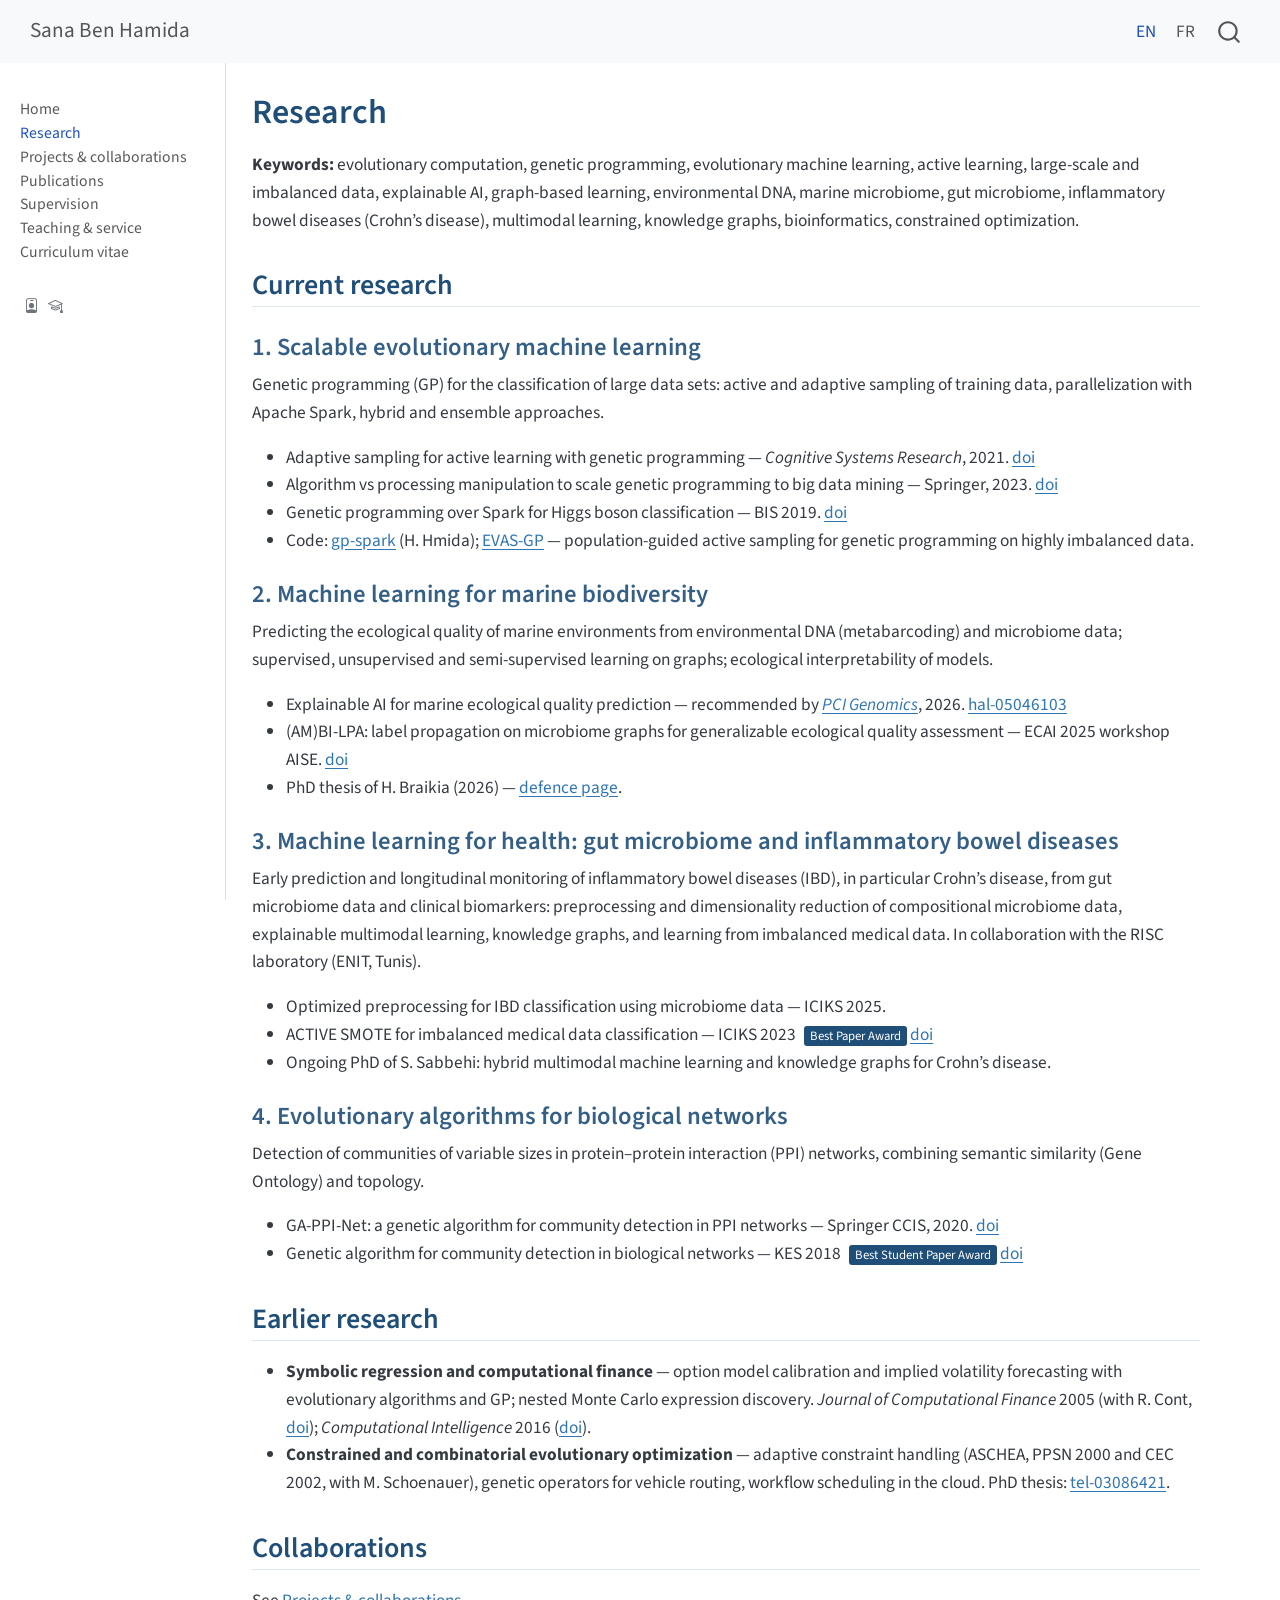
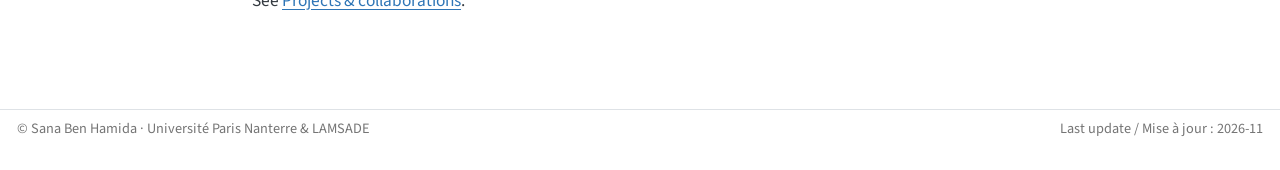
<file: research.html>
<!DOCTYPE html>
<html xmlns="http://www.w3.org/1999/xhtml" lang="en" xml:lang="en"><head>

<meta charset="utf-8">
<meta name="generator" content="quarto-1.11.9">

<meta name="viewport" content="width=device-width, initial-scale=1.0, user-scalable=yes">


<title>Research – Sana Ben Hamida</title>
<style>
/* Default styles provided by pandoc.
** See https://pandoc.org/MANUAL.html#variables-for-html for config info.
*/
span.smallcaps{font-variant: small-caps;}
div.columns{display: flex; gap: 1.5em;}
div.column{flex: auto;}
@media screen {
div.columns{gap: min(4vw, 1.5em);}
div.column{overflow-x: auto;}
}
div.hanging-indent{margin-left: 1.5em; text-indent: -1.5em;}
ul.task-list{list-style: none;}
ul.task-list li input[type="checkbox"] {
  width: 0.8em;
  margin: 0 0.8em 0.2em -1em; /* quarto-specific, see https://github.com/quarto-dev/quarto-cli/issues/4556 */ 
  vertical-align: middle;
}
</style>


<script src="site_libs/quarto-nav/quarto-nav.js"></script>
<script src="site_libs/quarto-nav/headroom.min.js"></script>
<script src="site_libs/clipboard/clipboard.min.js"></script>
<script src="site_libs/quarto-search/autocomplete.umd.js"></script>
<script src="site_libs/quarto-search/fuse.min.js"></script>
<script src="site_libs/quarto-search/quarto-search.js"></script>
<meta name="quarto:offset" content="./">
<script src="site_libs/quarto-html/quarto.js" type="module"></script>
<script src="site_libs/quarto-html/tabsets/tabsets.js" type="module"></script>
<script src="site_libs/quarto-html/scrollable-regions/scrollable-regions.js" type="module"></script>
<script src="site_libs/quarto-html/popper.min.js"></script>
<script src="site_libs/quarto-html/tippy.umd.min.js"></script>
<script src="site_libs/quarto-html/anchor.min.js"></script>
<link href="site_libs/quarto-html/tippy.css" rel="stylesheet">
<link href="site_libs/quarto-html/quarto-syntax-highlighting-63b5708e65d6cd79cd7618c58d0c21e7.css" rel="stylesheet" id="quarto-text-highlighting-styles">
<script src="site_libs/bootstrap/bootstrap.min.js"></script>
<link href="site_libs/bootstrap/bootstrap-icons.css" rel="stylesheet">
<link href="site_libs/bootstrap/bootstrap-0685aa494de57821664d12da0500b4a3.min.css" rel="stylesheet" append-hash="true" id="quarto-bootstrap" data-mode="light">
<script id="quarto-search-options" type="application/json">{
  "location": "navbar",
  "copy-button": false,
  "collapse-after": 3,
  "panel-placement": "end",
  "type": "overlay",
  "limit": 50,
  "keyboard-shortcut": [
    "f",
    "/",
    "s"
  ],
  "show-item-context": false,
  "language": {
    "search-no-results-text": "No results",
    "search-matching-documents-text": "matching documents",
    "search-copy-link-title": "Copy link to search",
    "search-hide-matches-text": "Hide additional matches",
    "search-more-match-text": "more match in this document",
    "search-more-matches-text": "more matches in this document",
    "search-clear-button-title": "Clear",
    "search-text-placeholder": "",
    "search-detached-cancel-button-title": "Cancel",
    "search-submit-button-title": "Submit",
    "search-label": "Search"
  }
}</script>


<link rel="stylesheet" href="styles.css">
</head>

<body class="nav-sidebar docked nav-fixed fullcontent quarto-light"><a id="quarto-skip-link" class="visually-hidden-focusable" href="#quarto-document-content">Skip to main content</a>

<div id="quarto-search-results"></div>
  <header id="quarto-header" class="headroom fixed-top">
    <nav class="navbar navbar-expand-lg " data-bs-theme="dark" aria-label="Site">
      <div class="navbar-container container-fluid">
      <div class="navbar-brand-container mx-auto">
    <a class="navbar-brand" href="./index.html">
    <span class="navbar-title">Sana Ben Hamida</span>
    </a>
  </div>
          <button class="navbar-toggler" type="button" data-bs-toggle="collapse" data-bs-target="#navbarCollapse" aria-controls="navbarCollapse" aria-expanded="false" aria-label="Toggle navigation" onclick="if (window.quartoToggleHeadroom) { window.quartoToggleHeadroom(); }">
  <span class="navbar-toggler-icon"></span>
</button>
          <div class="collapse navbar-collapse" id="navbarCollapse">
            <ul class="navbar-nav navbar-nav-scroll ms-auto">
  <li class="nav-item">
    <a class="nav-link active" href="./index.html" aria-current="page"> 
<span class="menu-text">EN</span></a>
  </li>  
  <li class="nav-item">
    <a class="nav-link" href="./fr/index.html"> 
<span class="menu-text">FR</span></a>
  </li>  
</ul>
          </div> <!-- /navcollapse -->
            <div class="quarto-navbar-tools">
</div>
            <div id="quarto-search" class="" title="Search"></div>
      </div> <!-- /container-fluid -->
    </nav>
  <nav class="quarto-secondary-nav" aria-label="Toolbar">
    <div class="container-fluid d-flex">
      <button type="button" class="quarto-btn-toggle btn" data-bs-toggle="collapse" role="button" data-bs-target=".quarto-sidebar-collapse-item" aria-controls="quarto-sidebar" aria-expanded="false" aria-label="Toggle sidebar navigation" onclick="if (window.quartoToggleHeadroom) { window.quartoToggleHeadroom(); }">
        <i class="bi bi-layout-text-sidebar-reverse"></i>
      </button>
        <nav class="quarto-page-breadcrumbs" aria-label="Breadcrumbs"><ol class="breadcrumb"><li class="breadcrumb-item"><a href="./research.html">Research</a></li></ol></nav>
        <a class="flex-grow-1" data-bs-toggle="collapse" data-bs-target=".quarto-sidebar-collapse-item" onclick="if (window.quartoToggleHeadroom) { window.quartoToggleHeadroom(); }">      
        </a>
    </div>
  </nav>
</header>
<!-- content -->
<div id="quarto-content" class="quarto-container page-columns page-rows-contents page-layout-article page-navbar">
<!-- sidebar -->
  <nav id="quarto-sidebar" class="sidebar collapse collapse-horizontal quarto-sidebar-collapse-item sidebar-navigation docked overflow-auto" aria-label="Section">
        <div class="sidebar-tools-main">
    <a href="https://orcid.org/0000-0003-4202-613X" title="ORCID" class="quarto-navigation-tool px-1" aria-label="ORCID"><i class="bi bi-person-badge"></i></a>
    <a href="https://scholar.google.com/citations?user=mVT5Lk0AAAAJ" title="Google Scholar" class="quarto-navigation-tool px-1" aria-label="Google Scholar"><i class="bi bi-mortarboard"></i></a>
</div>
    <div class="sidebar-menu-container"> 
    <ul class="list-unstyled mt-1">
        <li class="sidebar-item">
  <div class="sidebar-item-container"> 
  <a href="./index.html" class="sidebar-item-text sidebar-link">
 <span class="menu-text">Home</span></a>
  </div>
</li>
        <li class="sidebar-item">
  <div class="sidebar-item-container"> 
  <a href="./research.html" class="sidebar-item-text sidebar-link active">
 <span class="menu-text">Research</span></a>
  </div>
</li>
        <li class="sidebar-item">
  <div class="sidebar-item-container"> 
  <a href="./projects.html" class="sidebar-item-text sidebar-link">
 <span class="menu-text">Projects &amp; collaborations</span></a>
  </div>
</li>
        <li class="sidebar-item">
  <div class="sidebar-item-container"> 
  <a href="./publications.html" class="sidebar-item-text sidebar-link">
 <span class="menu-text">Publications</span></a>
  </div>
</li>
        <li class="sidebar-item">
  <div class="sidebar-item-container"> 
  <a href="./supervision.html" class="sidebar-item-text sidebar-link">
 <span class="menu-text">Supervision</span></a>
  </div>
</li>
        <li class="sidebar-item">
  <div class="sidebar-item-container"> 
  <a href="./teaching.html" class="sidebar-item-text sidebar-link">
 <span class="menu-text">Teaching &amp; service</span></a>
  </div>
</li>
        <li class="sidebar-item">
  <div class="sidebar-item-container"> 
  <a href="./cv.html" class="sidebar-item-text sidebar-link">
 <span class="menu-text">Curriculum vitae</span></a>
  </div>
</li>
    </ul>
    </div>
</nav>
<div id="quarto-sidebar-glass" class="quarto-sidebar-collapse-item" data-bs-toggle="collapse" data-bs-target=".quarto-sidebar-collapse-item"></div>
<!-- margin-sidebar -->
    
<!-- main -->
<main class="content" id="quarto-document-content" tabindex="-1">

<header id="title-block-header" class="quarto-title-block default">
<div class="quarto-title">
<h1 class="title">Research</h1>
</div>



<div class="quarto-title-meta">

    
  
    
  </div>
  


</header>


<p><strong>Keywords:</strong> evolutionary computation, genetic programming, evolutionary machine learning, active learning, large-scale and imbalanced data, explainable AI, graph-based learning, environmental DNA, marine microbiome, gut microbiome, inflammatory bowel diseases (Crohn’s disease), multimodal learning, knowledge graphs, bioinformatics, constrained optimization.</p>
<section id="current-research" class="level2">
<h2 class="anchored" data-anchor-id="current-research">Current research</h2>
<section id="scalable-evolutionary-machine-learning" class="level3">
<h3 class="anchored" data-anchor-id="scalable-evolutionary-machine-learning">1. Scalable evolutionary machine learning</h3>
<p>Genetic programming (GP) for the classification of large data sets: active and adaptive sampling of training data, parallelization with Apache Spark, hybrid and ensemble approaches.</p>
<ul>
<li>Adaptive sampling for active learning with genetic programming — <em>Cognitive Systems Research</em>, 2021. <a href="https://doi.org/10.1016/j.cogsys.2020.08.008">doi</a></li>
<li>Algorithm vs processing manipulation to scale genetic programming to big data mining — Springer, 2023. <a href="https://doi.org/10.1007/978-981-19-3888-7_7">doi</a></li>
<li>Genetic programming over Spark for Higgs boson classification — BIS 2019. <a href="https://doi.org/10.1007/978-3-030-20485-3_23">doi</a></li>
<li>Code: <a href="https://github.com/hhmida/gp-spark">gp-spark</a> (H. Hmida); <a href="https://github.com/mbhsana/EVAS-GP">EVAS-GP</a> — population-guided active sampling for genetic programming on highly imbalanced data.</li>
</ul>
</section>
<section id="machine-learning-for-marine-biodiversity" class="level3">
<h3 class="anchored" data-anchor-id="machine-learning-for-marine-biodiversity">2. Machine learning for marine biodiversity</h3>
<p>Predicting the ecological quality of marine environments from environmental DNA (metabarcoding) and microbiome data; supervised, unsupervised and semi-supervised learning on graphs; ecological interpretability of models.</p>
<ul>
<li>Explainable AI for marine ecological quality prediction — recommended by <a href="https://genomics.peercommunityin.org"><em>PCI Genomics</em></a>, 2026. <a href="https://hal.science/hal-05046103">hal-05046103</a></li>
<li>(AM)BI-LPA: label propagation on microbiome graphs for generalizable ecological quality assessment — ECAI 2025 workshop AISE. <a href="https://doi.org/10.6084/m9.figshare.30339076">doi</a></li>
<li>PhD thesis of H. Braikia (2026) — <a href="https://dauphine.psl.eu/formations/doctorat/soutenances/soutenance/application-de-techniques-dapprentissage-automatique-multi-paradigmes-pour-predire-la-qualite-ecologique-des-environnements-marins-a-laide-de-donnees-dadn-environnemental">defence page</a>.</li>
</ul>
</section>
<section id="machine-learning-for-health-gut-microbiome-and-inflammatory-bowel-diseases" class="level3">
<h3 class="anchored" data-anchor-id="machine-learning-for-health-gut-microbiome-and-inflammatory-bowel-diseases">3. Machine learning for health: gut microbiome and inflammatory bowel diseases</h3>
<p>Early prediction and longitudinal monitoring of inflammatory bowel diseases (IBD), in particular Crohn’s disease, from gut microbiome data and clinical biomarkers: preprocessing and dimensionality reduction of compositional microbiome data, explainable multimodal learning, knowledge graphs, and learning from imbalanced medical data. In collaboration with the RISC laboratory (ENIT, Tunis).</p>
<ul>
<li>Optimized preprocessing for IBD classification using microbiome data — ICIKS 2025.</li>
<li>ACTIVE SMOTE for imbalanced medical data classification — ICIKS 2023 <span class="award">Best Paper Award</span> <a href="https://doi.org/10.1007/978-3-031-51664-1_6">doi</a></li>
<li>Ongoing PhD of S. Sabbehi: hybrid multimodal machine learning and knowledge graphs for Crohn’s disease.</li>
</ul>
</section>
<section id="evolutionary-algorithms-for-biological-networks" class="level3">
<h3 class="anchored" data-anchor-id="evolutionary-algorithms-for-biological-networks">4. Evolutionary algorithms for biological networks</h3>
<p>Detection of communities of variable sizes in protein–protein interaction (PPI) networks, combining semantic similarity (Gene Ontology) and topology.</p>
<ul>
<li>GA-PPI-Net: a genetic algorithm for community detection in PPI networks — Springer CCIS, 2020. <a href="https://doi.org/10.1007/978-3-030-52991-8_7">doi</a></li>
<li>Genetic algorithm for community detection in biological networks — KES 2018 <span class="award">Best Student Paper Award</span> <a href="https://doi.org/10.1016/j.procs.2018.07.233">doi</a></li>
</ul>
</section>
</section>
<section id="earlier-research" class="level2">
<h2 class="anchored" data-anchor-id="earlier-research">Earlier research</h2>
<ul>
<li><strong>Symbolic regression and computational finance</strong> — option model calibration and implied volatility forecasting with evolutionary algorithms and GP; nested Monte Carlo expression discovery. <em>Journal of Computational Finance</em> 2005 (with R. Cont, <a href="https://doi.org/10.2139/ssrn.546882">doi</a>); <em>Computational Intelligence</em> 2016 (<a href="https://doi.org/10.1111/coin.12057">doi</a>).</li>
<li><strong>Constrained and combinatorial evolutionary optimization</strong> — adaptive constraint handling (ASCHEA, PPSN 2000 and CEC 2002, with M. Schoenauer), genetic operators for vehicle routing, workflow scheduling in the cloud. PhD thesis: <a href="https://hal.science/tel-03086421">tel-03086421</a>.</li>
</ul>
</section>
<section id="collaborations" class="level2">
<h2 class="anchored" data-anchor-id="collaborations">Collaborations</h2>
<p>See <a href="./projects.html">Projects &amp; collaborations</a>.</p>


</section>

</main> <!-- /main -->
<!-- Compteur de visites GoatCounter (sans cookies, sans bandeau RGPD) — tableau de bord : https://sanabenhamida.goatcounter.com -->
<script data-goatcounter="https://sanabenhamida.goatcounter.com/count" async="" src="//gc.zgo.at/count.js"></script>
<script id="quarto-html-after-body" type="application/javascript">
  window.document.addEventListener("DOMContentLoaded", function (event) {
    const icon = "";
    const anchorJS = new window.AnchorJS();
    anchorJS.options = {
      placement: 'right',
      icon: icon
    };
    anchorJS.add('.anchored');
    const isCodeAnnotation = (el) => {
      for (const clz of el.classList) {
        if (clz.startsWith('code-annotation-')) {                     
          return true;
        }
      }
      return false;
    }
    const onCopySuccess = function(e) {
      // button target
      const button = e.trigger;
      // don't keep focus
      button.blur();
      // flash "checked"
      button.classList.add('code-copy-button-checked');
      var currentTitle = button.getAttribute("title");
      button.setAttribute("title", "Copied!");
      let tooltip;
      if (window.bootstrap) {
        button.setAttribute("data-bs-toggle", "tooltip");
        button.setAttribute("data-bs-placement", "left");
        button.setAttribute("data-bs-title", "Copied!");
        tooltip = new bootstrap.Tooltip(button, 
          { trigger: "manual", 
            customClass: "code-copy-button-tooltip",
            offset: [0, -8]});
        tooltip.show();    
      }
      setTimeout(function() {
        if (tooltip) {
          tooltip.hide();
          button.removeAttribute("data-bs-title");
          button.removeAttribute("data-bs-toggle");
          button.removeAttribute("data-bs-placement");
        }
        button.setAttribute("title", currentTitle);
        button.classList.remove('code-copy-button-checked');
      }, 1000);
      // clear code selection
      e.clearSelection();
    }
    const getTextToCopy = function(trigger) {
      const outerScaffold = trigger.parentElement.cloneNode(true);
      const codeEl = outerScaffold.querySelector('code');
      for (const childEl of codeEl.children) {
        if (isCodeAnnotation(childEl)) {
          childEl.remove();
        }
      }
      return codeEl.innerText;
    }
    const clipboard = new window.ClipboardJS('.code-copy-button:not([data-in-quarto-modal])', {
      text: getTextToCopy
    });
    clipboard.on('success', onCopySuccess);
    if (window.document.getElementById('quarto-embedded-source-code-modal')) {
      const clipboardModal = new window.ClipboardJS('.code-copy-button[data-in-quarto-modal]', {
        text: getTextToCopy,
        container: window.document.getElementById('quarto-embedded-source-code-modal')
      });
      clipboardModal.on('success', onCopySuccess);
    }
      var localhostRegex = new RegExp(/^(?:http|https):\/\/localhost\:?[0-9]*\//);
      var mailtoRegex = new RegExp(/^mailto:/);
        var filterRegex = new RegExp("https:\/\/mbhsana\.github\.io");
      var isInternal = (href) => {
          return filterRegex.test(href) || localhostRegex.test(href) || mailtoRegex.test(href);
      }
      // Inspect non-navigation links and adorn them if external
      window.quartoDecorateExternalLinks = function (root) {
     var links = (root || window.document).querySelectorAll('a[href]:not(.nav-link):not(.navbar-brand):not(.toc-action):not(.sidebar-link):not(.sidebar-item-toggle):not(.pagination-link):not(.no-external):not([aria-hidden]):not(.dropdown-item):not(.quarto-navigation-tool):not(.about-link)');
      for (var i=0; i<links.length; i++) {
        const link = links[i];
        if (!isInternal(link.href)) {
          // undo the damage that might have been done by quarto-nav.js in the case of
          // links that we want to consider external
          if (link.dataset.originalHref !== undefined) {
            link.href = link.dataset.originalHref;
          }
          if (!link.classList.contains('no-external-icon')) {
          }
        }
      }
      };
      window.quartoDecorateExternalLinks(window.document);
    // Esc closes the popup (WCAG 1.4.13) and focus leaving both trigger and
    // popup closes it (WCAG 2.4.11); tippy handles neither for interactive popups.
    const hideOnEscAndFocusOut = {
      name: 'hideOnEscAndFocusOut',
      defaultValue: true,
      fn(instance) {
        const dismiss = () => {
          // A show scheduled by the trigger delay would otherwise reopen it
          instance.clearDelayTimeouts();
          instance.hide();
        };
        const onKeyDown = (event) => {
          if (event.key !== 'Escape') {
            return;
          }
          // Keep Esc from also reaching page handlers (e.g. reveal.js overview),
          // except an open reveal.js slide menu, which Esc should close too.
          // The menu handles keys only when its keyboard option is on.
          const menuHandlesEsc = window.Reveal?.getPlugin?.('menu')?.isOpen() &&
            window.Reveal.getConfig().menu?.keyboard !== false;
          if (!menuHandlesEsc) {
            event.stopPropagation();
          }
          if (instance.popper.contains(window.document.activeElement)) {
            // Disabled while refocusing so the focus trigger does not reopen it
            instance.disable();
            instance.reference.focus();
            instance.enable();
          }
          dismiss();
        };
        const onFocusOut = (event) => {
          const target = event.relatedTarget;
          if (target && !instance.reference.contains(target) &&
              !instance.popper.contains(target)) {
            dismiss();
          }
        };
        // On the trigger too: a click trigger (code-annotations: select) has no
        // blur handling. Attached for the instance's lifetime so leaving the
        // trigger also cancels a show still pending on the trigger delay.
        instance.reference.addEventListener('focusout', onFocusOut);
        return {
          onShow() {
            window.document.addEventListener('keydown', onKeyDown, true);
            instance.popper.addEventListener('focusout', onFocusOut);
          },
          onHide() {
            window.document.removeEventListener('keydown', onKeyDown, true);
            instance.popper.removeEventListener('focusout', onFocusOut);
          },
          onDestroy() {
            instance.reference.removeEventListener('focusout', onFocusOut);
          },
        };
      },
    };
    function tippyHover(el, contentFn, onTriggerFn, onUntriggerFn) {
      const config = {
        allowHTML: true,
        maxWidth: 500,
        delay: 100,
        arrow: false,
        appendTo: function(el) {
            return el.parentElement;
        },
        interactive: true,
        interactiveBorder: 10,
        theme: 'quarto',
        placement: 'bottom-start',
        plugins: [hideOnEscAndFocusOut],
      };
      if (contentFn) {
        config.content = contentFn;
      }
      if (onTriggerFn) {
        config.onTrigger = onTriggerFn;
      }
      if (onUntriggerFn) {
        config.onUntrigger = onUntriggerFn;
      }
      window.tippy(el, config); 
    }
    const noterefs = window.document.querySelectorAll('a[role="doc-noteref"]');
    for (var i=0; i<noterefs.length; i++) {
      const ref = noterefs[i];
      tippyHover(ref, function() {
        // use id or data attribute instead here
        let href = ref.getAttribute('data-footnote-href') || ref.getAttribute('href');
        try { href = new URL(href).hash; } catch {}
        const id = href.replace(/^#\/?/, "");
        const note = window.document.getElementById(id);
        if (note) {
          return note.innerHTML;
        } else {
          return "";
        }
      });
    }
    const xrefs = window.document.querySelectorAll('a.quarto-xref');
    const processXRef = (id, note) => {
      // Strip column container classes
      const stripColumnClz = (el) => {
        el.classList.remove("page-full", "page-columns");
        if (el.children) {
          for (const child of el.children) {
            stripColumnClz(child);
          }
        }
      }
      stripColumnClz(note)
      if (id === null || id.startsWith('sec-')) {
        // Special case sections, only their first couple elements
        const container = document.createElement("div");
        if (note.children && note.children.length > 2) {
          container.appendChild(note.children[0].cloneNode(true));
          for (let i = 1; i < note.children.length; i++) {
            const child = note.children[i];
            if (child.tagName === "P" && child.innerText === "") {
              continue;
            } else {
              container.appendChild(child.cloneNode(true));
              break;
            }
          }
          if (window.Quarto?.typesetMath) {
            window.Quarto.typesetMath(container);
          }
          return container.innerHTML
        } else {
          if (window.Quarto?.typesetMath) {
            window.Quarto.typesetMath(note);
          }
          return note.innerHTML;
        }
      } else {
        // Remove any anchor links if they are present
        const anchorLink = note.querySelector('a.anchorjs-link');
        if (anchorLink) {
          anchorLink.remove();
        }
        if (window.Quarto?.typesetMath) {
          window.Quarto.typesetMath(note);
        }
        if (note.classList.contains("callout")) {
          return note.outerHTML;
        } else {
          return note.innerHTML;
        }
      }
    }
    for (var i=0; i<xrefs.length; i++) {
      const xref = xrefs[i];
      tippyHover(xref, undefined, function(instance) {
        instance.disable();
        let url = xref.getAttribute('href');
        let hash = undefined; 
        if (url.startsWith('#')) {
          hash = url;
        } else {
          try { hash = new URL(url).hash; } catch {}
        }
        if (hash) {
          const id = hash.replace(/^#\/?/, "");
          const note = window.document.getElementById(id);
          if (note !== null) {
            try {
              const html = processXRef(id, note.cloneNode(true));
              instance.setContent(html);
            } finally {
              instance.enable();
              instance.show();
            }
          } else {
            // See if we can fetch this
            fetch(url.split('#')[0])
            .then(res => res.text())
            .then(html => {
              const parser = new DOMParser();
              const htmlDoc = parser.parseFromString(html, "text/html");
              const note = htmlDoc.getElementById(id);
              if (note !== null) {
                const html = processXRef(id, note);
                instance.setContent(html);
              } 
            }).finally(() => {
              instance.enable();
              instance.show();
            });
          }
        } else {
          // See if we can fetch a full url (with no hash to target)
          // This is a special case and we should probably do some content thinning / targeting
          fetch(url)
          .then(res => res.text())
          .then(html => {
            const parser = new DOMParser();
            const htmlDoc = parser.parseFromString(html, "text/html");
            const note = htmlDoc.querySelector('main.content');
            if (note !== null) {
              // This should only happen for chapter cross references
              // (since there is no id in the URL)
              // remove the first header
              if (note.children.length > 0 && note.children[0].tagName === "HEADER") {
                note.children[0].remove();
              }
              const html = processXRef(null, note);
              instance.setContent(html);
            } 
          }).finally(() => {
            instance.enable();
            instance.show();
          });
        }
      }, function(instance) {
      });
    }
        let selectedAnnoteEl;
        const selectorForAnnotation = ( cell, annotation) => {
          let cellAttr = 'data-code-cell="' + cell + '"';
          let lineAttr = 'data-code-annotation="' +  annotation + '"';
          const selector = 'span[' + cellAttr + '][' + lineAttr + ']';
          return selector;
        }
        const selectCodeLines = (annoteEl) => {
          const doc = window.document;
          const targetCell = annoteEl.getAttribute("data-target-cell");
          const targetAnnotation = annoteEl.getAttribute("data-target-annotation");
          const annoteSpan = window.document.querySelector(selectorForAnnotation(targetCell, targetAnnotation));
          const lines = annoteSpan.getAttribute("data-code-lines").split(",");
          const lineIds = lines.map((line) => {
            return targetCell + "-" + line;
          })
          // Each band is positioned against its own containing block, which is
          // not the offsetParent of the lines, so place it from client rects.
          const placeBand = (band, firstEl, lastEl, codeBlock) => {
            const container = band.offsetParent;
            if (container === null) {
              return;
            }
            const containerRect = container.getBoundingClientRect();
            // Reveal.js scales slides with a transform, so convert client
            // pixels back to the CSS pixels of the container.
            const scale = containerRect.height / container.offsetHeight || 1;
            const firstRect = firstEl.getBoundingClientRect();
            const lastRect = lastEl.getBoundingClientRect();
            const top = (firstRect.top - containerRect.top) / scale - container.clientTop + container.scrollTop;
            const height = (lastRect.bottom - firstRect.top) / scale;
            band.style.top = top - 2 + "px";
            band.style.height = height + 4 + "px";
            if (codeBlock) {
              // Without the copy button wrapper, the containing block is wider
              // than the code block, so span the code block explicitly.
              const blockRect = codeBlock.getBoundingClientRect();
              band.style.left = (blockRect.left - containerRect.left) / scale - container.clientLeft + container.scrollLeft + "px";
              band.style.width = blockRect.width / scale + "px";
            }
          };
          if (lineIds.length > 0) {
            const el = window.document.getElementById(lineIds[0]);
            const lastEl = window.document.getElementById(lineIds[lineIds.length - 1]);
            const parent = el.parentElement.parentElement;
            // cook up a div (if necessary) and position it
            let div = window.document.getElementById("code-annotation-line-highlight");
            if (div === null) {
              div = window.document.createElement("div");
              div.setAttribute("id", "code-annotation-line-highlight");
              div.style.position = 'absolute';
              parent.appendChild(div);
            }
            placeBand(div, el, lastEl, parent.closest("div.sourceCode") || parent);
            let gutterDiv = window.document.getElementById("code-annotation-line-highlight-gutter");
            if (gutterDiv === null) {
              gutterDiv = window.document.createElement("div");
              gutterDiv.setAttribute("id", "code-annotation-line-highlight-gutter");
              gutterDiv.style.position = 'absolute';
              const codeCell = window.document.getElementById(targetCell);
              const gutter = codeCell.querySelector('.code-annotation-gutter');
              gutter.appendChild(gutterDiv);
            }
            placeBand(gutterDiv, el, lastEl);
            selectedAnnoteEl = annoteEl;
          }
        };
        const unselectCodeLines = () => {
          const elementsIds = ["code-annotation-line-highlight", "code-annotation-line-highlight-gutter"];
          elementsIds.forEach((elId) => {
            const div = window.document.getElementById(elId);
            if (div) {
              div.remove();
            }
          });
          selectedAnnoteEl = undefined;
        };
          // Handle positioning of the toggle
      window.addEventListener(
        "resize",
        throttle(() => {
          elRect = undefined;
          if (selectedAnnoteEl) {
            selectCodeLines(selectedAnnoteEl);
          }
        }, 10)
      );
      function throttle(fn, ms) {
      let throttle = false;
      let timer;
        return (...args) => {
          if(!throttle) { // first call gets through
              fn.apply(this, args);
              throttle = true;
          } else { // all the others get throttled
              if(timer) clearTimeout(timer); // cancel #2
              timer = setTimeout(() => {
                fn.apply(this, args);
                timer = throttle = false;
              }, ms);
          }
        };
      }
        // Attach click handler to the DT
        const annoteDls = window.document.querySelectorAll('dt[data-target-cell]');
        for (const annoteDlNode of annoteDls) {
          annoteDlNode.addEventListener('click', (event) => {
            const clickedEl = event.target;
            if (clickedEl !== selectedAnnoteEl) {
              unselectCodeLines();
              const activeEl = window.document.querySelector('dt[data-target-cell].code-annotation-active');
              if (activeEl) {
                activeEl.classList.remove('code-annotation-active');
              }
              selectCodeLines(clickedEl);
              clickedEl.classList.add('code-annotation-active');
            } else {
              // Unselect the line
              unselectCodeLines();
              clickedEl.classList.remove('code-annotation-active');
            }
          });
        }
    const findCites = (el) => {
      const parentEl = el.parentElement;
      if (parentEl) {
        const cites = parentEl.dataset.cites;
        if (cites) {
          return {
            el,
            cites: cites.split(' ')
          };
        } else {
          return findCites(el.parentElement)
        }
      } else {
        return undefined;
      }
    };
    var bibliorefs = window.document.querySelectorAll('a[role="doc-biblioref"]');
    for (var i=0; i<bibliorefs.length; i++) {
      const ref = bibliorefs[i];
      const citeInfo = findCites(ref);
      if (citeInfo) {
        tippyHover(citeInfo.el, function() {
          var popup = window.document.createElement('div');
          citeInfo.cites.forEach(function(cite) {
            var citeDiv = window.document.createElement('div');
            citeDiv.classList.add('hanging-indent');
            citeDiv.classList.add('csl-entry');
            var biblioDiv = window.document.getElementById('ref-' + cite);
            if (biblioDiv) {
              citeDiv.innerHTML = biblioDiv.innerHTML;
            }
            popup.appendChild(citeDiv);
          });
          return popup.innerHTML;
        });
      }
    }
  });
  </script>
  <script type="application/javascript">
  window.quartoScrollableRegionsLabels = {"code":"Scrollable code","output":"Scrollable output"};
  </script>
</div> <!-- /content -->
<footer class="footer">
  <div class="nav-footer">
    <div class="nav-footer-left">
<p>© Sana Ben Hamida · Université Paris Nanterre &amp; LAMSADE</p>
</div>   
    <div class="nav-footer-center">
      &nbsp;
    </div>
    <div class="nav-footer-right">
<p>Last update / Mise à jour : 2026-11</p>
</div>
  </div>
</footer>




</body></html>
</file>
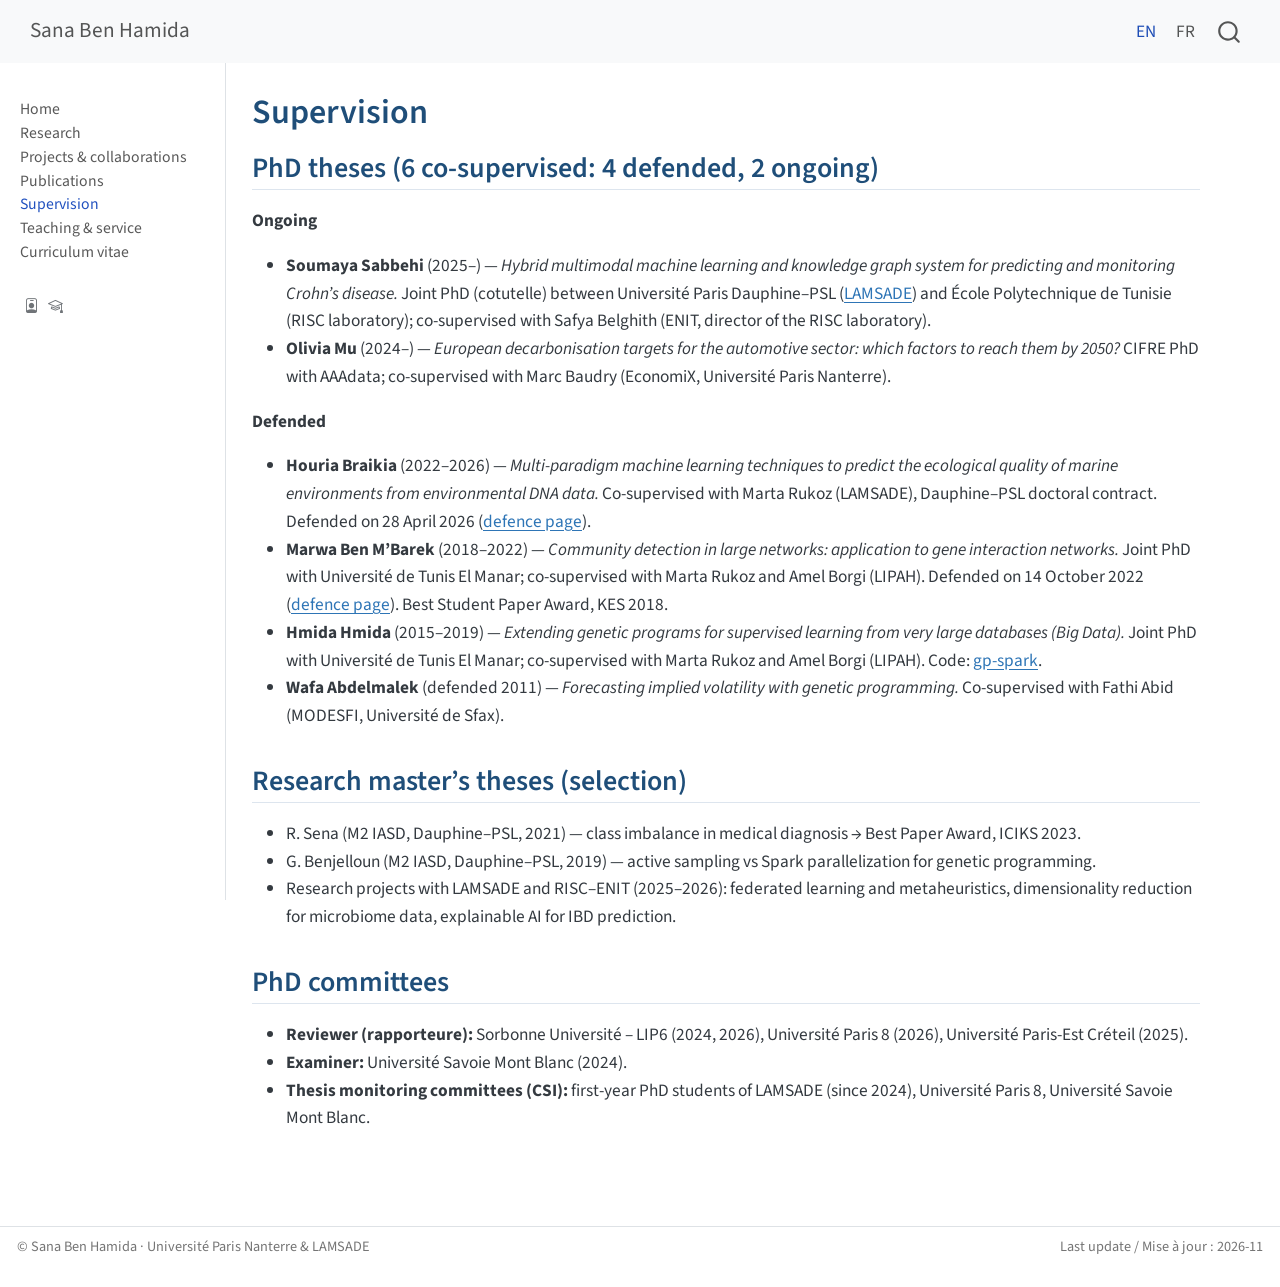
<file: supervision.html>
<!DOCTYPE html>
<html xmlns="http://www.w3.org/1999/xhtml" lang="en" xml:lang="en"><head>

<meta charset="utf-8">
<meta name="generator" content="quarto-1.11.9">

<meta name="viewport" content="width=device-width, initial-scale=1.0, user-scalable=yes">


<title>Supervision – Sana Ben Hamida</title>
<style>
/* Default styles provided by pandoc.
** See https://pandoc.org/MANUAL.html#variables-for-html for config info.
*/
span.smallcaps{font-variant: small-caps;}
div.columns{display: flex; gap: 1.5em;}
div.column{flex: auto;}
@media screen {
div.columns{gap: min(4vw, 1.5em);}
div.column{overflow-x: auto;}
}
div.hanging-indent{margin-left: 1.5em; text-indent: -1.5em;}
ul.task-list{list-style: none;}
ul.task-list li input[type="checkbox"] {
  width: 0.8em;
  margin: 0 0.8em 0.2em -1em; /* quarto-specific, see https://github.com/quarto-dev/quarto-cli/issues/4556 */ 
  vertical-align: middle;
}
</style>


<script src="site_libs/quarto-nav/quarto-nav.js"></script>
<script src="site_libs/quarto-nav/headroom.min.js"></script>
<script src="site_libs/clipboard/clipboard.min.js"></script>
<script src="site_libs/quarto-search/autocomplete.umd.js"></script>
<script src="site_libs/quarto-search/fuse.min.js"></script>
<script src="site_libs/quarto-search/quarto-search.js"></script>
<meta name="quarto:offset" content="./">
<script src="site_libs/quarto-html/quarto.js" type="module"></script>
<script src="site_libs/quarto-html/tabsets/tabsets.js" type="module"></script>
<script src="site_libs/quarto-html/scrollable-regions/scrollable-regions.js" type="module"></script>
<script src="site_libs/quarto-html/popper.min.js"></script>
<script src="site_libs/quarto-html/tippy.umd.min.js"></script>
<script src="site_libs/quarto-html/anchor.min.js"></script>
<link href="site_libs/quarto-html/tippy.css" rel="stylesheet">
<link href="site_libs/quarto-html/quarto-syntax-highlighting-63b5708e65d6cd79cd7618c58d0c21e7.css" rel="stylesheet" id="quarto-text-highlighting-styles">
<script src="site_libs/bootstrap/bootstrap.min.js"></script>
<link href="site_libs/bootstrap/bootstrap-icons.css" rel="stylesheet">
<link href="site_libs/bootstrap/bootstrap-0685aa494de57821664d12da0500b4a3.min.css" rel="stylesheet" append-hash="true" id="quarto-bootstrap" data-mode="light">
<script id="quarto-search-options" type="application/json">{
  "location": "navbar",
  "copy-button": false,
  "collapse-after": 3,
  "panel-placement": "end",
  "type": "overlay",
  "limit": 50,
  "keyboard-shortcut": [
    "f",
    "/",
    "s"
  ],
  "show-item-context": false,
  "language": {
    "search-no-results-text": "No results",
    "search-matching-documents-text": "matching documents",
    "search-copy-link-title": "Copy link to search",
    "search-hide-matches-text": "Hide additional matches",
    "search-more-match-text": "more match in this document",
    "search-more-matches-text": "more matches in this document",
    "search-clear-button-title": "Clear",
    "search-text-placeholder": "",
    "search-detached-cancel-button-title": "Cancel",
    "search-submit-button-title": "Submit",
    "search-label": "Search"
  }
}</script>


<link rel="stylesheet" href="styles.css">
</head>

<body class="nav-sidebar docked nav-fixed fullcontent quarto-light"><a id="quarto-skip-link" class="visually-hidden-focusable" href="#quarto-document-content">Skip to main content</a>

<div id="quarto-search-results"></div>
  <header id="quarto-header" class="headroom fixed-top">
    <nav class="navbar navbar-expand-lg " data-bs-theme="dark" aria-label="Site">
      <div class="navbar-container container-fluid">
      <div class="navbar-brand-container mx-auto">
    <a class="navbar-brand" href="./index.html">
    <span class="navbar-title">Sana Ben Hamida</span>
    </a>
  </div>
          <button class="navbar-toggler" type="button" data-bs-toggle="collapse" data-bs-target="#navbarCollapse" aria-controls="navbarCollapse" aria-expanded="false" aria-label="Toggle navigation" onclick="if (window.quartoToggleHeadroom) { window.quartoToggleHeadroom(); }">
  <span class="navbar-toggler-icon"></span>
</button>
          <div class="collapse navbar-collapse" id="navbarCollapse">
            <ul class="navbar-nav navbar-nav-scroll ms-auto">
  <li class="nav-item">
    <a class="nav-link active" href="./index.html" aria-current="page"> 
<span class="menu-text">EN</span></a>
  </li>  
  <li class="nav-item">
    <a class="nav-link" href="./fr/index.html"> 
<span class="menu-text">FR</span></a>
  </li>  
</ul>
          </div> <!-- /navcollapse -->
            <div class="quarto-navbar-tools">
</div>
            <div id="quarto-search" class="" title="Search"></div>
      </div> <!-- /container-fluid -->
    </nav>
  <nav class="quarto-secondary-nav" aria-label="Toolbar">
    <div class="container-fluid d-flex">
      <button type="button" class="quarto-btn-toggle btn" data-bs-toggle="collapse" role="button" data-bs-target=".quarto-sidebar-collapse-item" aria-controls="quarto-sidebar" aria-expanded="false" aria-label="Toggle sidebar navigation" onclick="if (window.quartoToggleHeadroom) { window.quartoToggleHeadroom(); }">
        <i class="bi bi-layout-text-sidebar-reverse"></i>
      </button>
        <nav class="quarto-page-breadcrumbs" aria-label="Breadcrumbs"><ol class="breadcrumb"><li class="breadcrumb-item"><a href="./supervision.html">Supervision</a></li></ol></nav>
        <a class="flex-grow-1" data-bs-toggle="collapse" data-bs-target=".quarto-sidebar-collapse-item" onclick="if (window.quartoToggleHeadroom) { window.quartoToggleHeadroom(); }">      
        </a>
    </div>
  </nav>
</header>
<!-- content -->
<div id="quarto-content" class="quarto-container page-columns page-rows-contents page-layout-article page-navbar">
<!-- sidebar -->
  <nav id="quarto-sidebar" class="sidebar collapse collapse-horizontal quarto-sidebar-collapse-item sidebar-navigation docked overflow-auto" aria-label="Section">
        <div class="sidebar-tools-main">
    <a href="https://orcid.org/0000-0003-4202-613X" title="ORCID" class="quarto-navigation-tool px-1" aria-label="ORCID"><i class="bi bi-person-badge"></i></a>
    <a href="https://scholar.google.com/citations?user=mVT5Lk0AAAAJ" title="Google Scholar" class="quarto-navigation-tool px-1" aria-label="Google Scholar"><i class="bi bi-mortarboard"></i></a>
</div>
    <div class="sidebar-menu-container"> 
    <ul class="list-unstyled mt-1">
        <li class="sidebar-item">
  <div class="sidebar-item-container"> 
  <a href="./index.html" class="sidebar-item-text sidebar-link">
 <span class="menu-text">Home</span></a>
  </div>
</li>
        <li class="sidebar-item">
  <div class="sidebar-item-container"> 
  <a href="./research.html" class="sidebar-item-text sidebar-link">
 <span class="menu-text">Research</span></a>
  </div>
</li>
        <li class="sidebar-item">
  <div class="sidebar-item-container"> 
  <a href="./projects.html" class="sidebar-item-text sidebar-link">
 <span class="menu-text">Projects &amp; collaborations</span></a>
  </div>
</li>
        <li class="sidebar-item">
  <div class="sidebar-item-container"> 
  <a href="./publications.html" class="sidebar-item-text sidebar-link">
 <span class="menu-text">Publications</span></a>
  </div>
</li>
        <li class="sidebar-item">
  <div class="sidebar-item-container"> 
  <a href="./supervision.html" class="sidebar-item-text sidebar-link active">
 <span class="menu-text">Supervision</span></a>
  </div>
</li>
        <li class="sidebar-item">
  <div class="sidebar-item-container"> 
  <a href="./teaching.html" class="sidebar-item-text sidebar-link">
 <span class="menu-text">Teaching &amp; service</span></a>
  </div>
</li>
        <li class="sidebar-item">
  <div class="sidebar-item-container"> 
  <a href="./cv.html" class="sidebar-item-text sidebar-link">
 <span class="menu-text">Curriculum vitae</span></a>
  </div>
</li>
    </ul>
    </div>
</nav>
<div id="quarto-sidebar-glass" class="quarto-sidebar-collapse-item" data-bs-toggle="collapse" data-bs-target=".quarto-sidebar-collapse-item"></div>
<!-- margin-sidebar -->
    
<!-- main -->
<main class="content" id="quarto-document-content" tabindex="-1">

<header id="title-block-header" class="quarto-title-block default">
<div class="quarto-title">
<h1 class="title">Supervision</h1>
</div>



<div class="quarto-title-meta">

    
  
    
  </div>
  


</header>


<section id="phd-theses-6-co-supervised-4-defended-2-ongoing" class="level2">
<h2 class="anchored" data-anchor-id="phd-theses-6-co-supervised-4-defended-2-ongoing">PhD theses (6 co-supervised: 4 defended, 2 ongoing)</h2>
<p><strong>Ongoing</strong></p>
<ul>
<li><strong>Soumaya Sabbehi</strong> (2025–) — <em>Hybrid multimodal machine learning and knowledge graph system for predicting and monitoring Crohn’s disease.</em> Joint PhD (cotutelle) between Université Paris Dauphine–PSL (<a href="https://www.lamsade.dauphine.fr">LAMSADE</a>) and École Polytechnique de Tunisie (RISC laboratory); co-supervised with Safya Belghith (ENIT, director of the RISC laboratory).</li>
<li><strong>Olivia Mu</strong> (2024–) — <em>European decarbonisation targets for the automotive sector: which factors to reach them by 2050?</em> CIFRE PhD with AAAdata; co-supervised with Marc Baudry (EconomiX, Université Paris Nanterre).</li>
</ul>
<p><strong>Defended</strong></p>
<ul>
<li><strong>Houria Braikia</strong> (2022–2026) — <em>Multi-paradigm machine learning techniques to predict the ecological quality of marine environments from environmental DNA data.</em> Co-supervised with Marta Rukoz (LAMSADE), Dauphine–PSL doctoral contract. Defended on 28 April 2026 (<a href="https://dauphine.psl.eu/formations/doctorat/soutenances/soutenance/application-de-techniques-dapprentissage-automatique-multi-paradigmes-pour-predire-la-qualite-ecologique-des-environnements-marins-a-laide-de-donnees-dadn-environnemental">defence page</a>).</li>
<li><strong>Marwa Ben M’Barek</strong> (2018–2022) — <em>Community detection in large networks: application to gene interaction networks.</em> Joint PhD with Université de Tunis El Manar; co-supervised with Marta Rukoz and Amel Borgi (LIPAH). Defended on 14 October 2022 (<a href="https://dauphine.psl.eu/formations/doctorat/soutenances/soutenance/detection-de-communautes-dans-les-grands-reseaux-application-aux-reseaux-dinteractions-de-genes">defence page</a>). Best Student Paper Award, KES 2018.</li>
<li><strong>Hmida Hmida</strong> (2015–2019) — <em>Extending genetic programs for supervised learning from very large databases (Big Data).</em> Joint PhD with Université de Tunis El Manar; co-supervised with Marta Rukoz and Amel Borgi (LIPAH). Code: <a href="https://github.com/hhmida/gp-spark">gp-spark</a>.</li>
<li><strong>Wafa Abdelmalek</strong> (defended 2011) — <em>Forecasting implied volatility with genetic programming.</em> Co-supervised with Fathi Abid (MODESFI, Université de Sfax).</li>
</ul>
</section>
<section id="research-masters-theses-selection" class="level2">
<h2 class="anchored" data-anchor-id="research-masters-theses-selection">Research master’s theses (selection)</h2>
<ul>
<li>R. Sena (M2 IASD, Dauphine–PSL, 2021) — class imbalance in medical diagnosis → Best Paper Award, ICIKS 2023.</li>
<li>G. Benjelloun (M2 IASD, Dauphine–PSL, 2019) — active sampling vs Spark parallelization for genetic programming.</li>
<li>Research projects with LAMSADE and RISC–ENIT (2025–2026): federated learning and metaheuristics, dimensionality reduction for microbiome data, explainable AI for IBD prediction.</li>
</ul>
</section>
<section id="phd-committees" class="level2">
<h2 class="anchored" data-anchor-id="phd-committees">PhD committees</h2>
<ul>
<li><strong>Reviewer (rapporteure):</strong> Sorbonne Université – LIP6 (2024, 2026), Université Paris 8 (2026), Université Paris-Est Créteil (2025).</li>
<li><strong>Examiner:</strong> Université Savoie Mont Blanc (2024).</li>
<li><strong>Thesis monitoring committees (CSI):</strong> first-year PhD students of LAMSADE (since 2024), Université Paris 8, Université Savoie Mont Blanc.</li>
</ul>


</section>

</main> <!-- /main -->
<!-- Compteur de visites GoatCounter (sans cookies, sans bandeau RGPD) — tableau de bord : https://sanabenhamida.goatcounter.com -->
<script data-goatcounter="https://sanabenhamida.goatcounter.com/count" async="" src="//gc.zgo.at/count.js"></script>
<script id="quarto-html-after-body" type="application/javascript">
  window.document.addEventListener("DOMContentLoaded", function (event) {
    const icon = "";
    const anchorJS = new window.AnchorJS();
    anchorJS.options = {
      placement: 'right',
      icon: icon
    };
    anchorJS.add('.anchored');
    const isCodeAnnotation = (el) => {
      for (const clz of el.classList) {
        if (clz.startsWith('code-annotation-')) {                     
          return true;
        }
      }
      return false;
    }
    const onCopySuccess = function(e) {
      // button target
      const button = e.trigger;
      // don't keep focus
      button.blur();
      // flash "checked"
      button.classList.add('code-copy-button-checked');
      var currentTitle = button.getAttribute("title");
      button.setAttribute("title", "Copied!");
      let tooltip;
      if (window.bootstrap) {
        button.setAttribute("data-bs-toggle", "tooltip");
        button.setAttribute("data-bs-placement", "left");
        button.setAttribute("data-bs-title", "Copied!");
        tooltip = new bootstrap.Tooltip(button, 
          { trigger: "manual", 
            customClass: "code-copy-button-tooltip",
            offset: [0, -8]});
        tooltip.show();    
      }
      setTimeout(function() {
        if (tooltip) {
          tooltip.hide();
          button.removeAttribute("data-bs-title");
          button.removeAttribute("data-bs-toggle");
          button.removeAttribute("data-bs-placement");
        }
        button.setAttribute("title", currentTitle);
        button.classList.remove('code-copy-button-checked');
      }, 1000);
      // clear code selection
      e.clearSelection();
    }
    const getTextToCopy = function(trigger) {
      const outerScaffold = trigger.parentElement.cloneNode(true);
      const codeEl = outerScaffold.querySelector('code');
      for (const childEl of codeEl.children) {
        if (isCodeAnnotation(childEl)) {
          childEl.remove();
        }
      }
      return codeEl.innerText;
    }
    const clipboard = new window.ClipboardJS('.code-copy-button:not([data-in-quarto-modal])', {
      text: getTextToCopy
    });
    clipboard.on('success', onCopySuccess);
    if (window.document.getElementById('quarto-embedded-source-code-modal')) {
      const clipboardModal = new window.ClipboardJS('.code-copy-button[data-in-quarto-modal]', {
        text: getTextToCopy,
        container: window.document.getElementById('quarto-embedded-source-code-modal')
      });
      clipboardModal.on('success', onCopySuccess);
    }
      var localhostRegex = new RegExp(/^(?:http|https):\/\/localhost\:?[0-9]*\//);
      var mailtoRegex = new RegExp(/^mailto:/);
        var filterRegex = new RegExp("https:\/\/mbhsana\.github\.io");
      var isInternal = (href) => {
          return filterRegex.test(href) || localhostRegex.test(href) || mailtoRegex.test(href);
      }
      // Inspect non-navigation links and adorn them if external
      window.quartoDecorateExternalLinks = function (root) {
     var links = (root || window.document).querySelectorAll('a[href]:not(.nav-link):not(.navbar-brand):not(.toc-action):not(.sidebar-link):not(.sidebar-item-toggle):not(.pagination-link):not(.no-external):not([aria-hidden]):not(.dropdown-item):not(.quarto-navigation-tool):not(.about-link)');
      for (var i=0; i<links.length; i++) {
        const link = links[i];
        if (!isInternal(link.href)) {
          // undo the damage that might have been done by quarto-nav.js in the case of
          // links that we want to consider external
          if (link.dataset.originalHref !== undefined) {
            link.href = link.dataset.originalHref;
          }
          if (!link.classList.contains('no-external-icon')) {
          }
        }
      }
      };
      window.quartoDecorateExternalLinks(window.document);
    // Esc closes the popup (WCAG 1.4.13) and focus leaving both trigger and
    // popup closes it (WCAG 2.4.11); tippy handles neither for interactive popups.
    const hideOnEscAndFocusOut = {
      name: 'hideOnEscAndFocusOut',
      defaultValue: true,
      fn(instance) {
        const dismiss = () => {
          // A show scheduled by the trigger delay would otherwise reopen it
          instance.clearDelayTimeouts();
          instance.hide();
        };
        const onKeyDown = (event) => {
          if (event.key !== 'Escape') {
            return;
          }
          // Keep Esc from also reaching page handlers (e.g. reveal.js overview),
          // except an open reveal.js slide menu, which Esc should close too.
          // The menu handles keys only when its keyboard option is on.
          const menuHandlesEsc = window.Reveal?.getPlugin?.('menu')?.isOpen() &&
            window.Reveal.getConfig().menu?.keyboard !== false;
          if (!menuHandlesEsc) {
            event.stopPropagation();
          }
          if (instance.popper.contains(window.document.activeElement)) {
            // Disabled while refocusing so the focus trigger does not reopen it
            instance.disable();
            instance.reference.focus();
            instance.enable();
          }
          dismiss();
        };
        const onFocusOut = (event) => {
          const target = event.relatedTarget;
          if (target && !instance.reference.contains(target) &&
              !instance.popper.contains(target)) {
            dismiss();
          }
        };
        // On the trigger too: a click trigger (code-annotations: select) has no
        // blur handling. Attached for the instance's lifetime so leaving the
        // trigger also cancels a show still pending on the trigger delay.
        instance.reference.addEventListener('focusout', onFocusOut);
        return {
          onShow() {
            window.document.addEventListener('keydown', onKeyDown, true);
            instance.popper.addEventListener('focusout', onFocusOut);
          },
          onHide() {
            window.document.removeEventListener('keydown', onKeyDown, true);
            instance.popper.removeEventListener('focusout', onFocusOut);
          },
          onDestroy() {
            instance.reference.removeEventListener('focusout', onFocusOut);
          },
        };
      },
    };
    function tippyHover(el, contentFn, onTriggerFn, onUntriggerFn) {
      const config = {
        allowHTML: true,
        maxWidth: 500,
        delay: 100,
        arrow: false,
        appendTo: function(el) {
            return el.parentElement;
        },
        interactive: true,
        interactiveBorder: 10,
        theme: 'quarto',
        placement: 'bottom-start',
        plugins: [hideOnEscAndFocusOut],
      };
      if (contentFn) {
        config.content = contentFn;
      }
      if (onTriggerFn) {
        config.onTrigger = onTriggerFn;
      }
      if (onUntriggerFn) {
        config.onUntrigger = onUntriggerFn;
      }
      window.tippy(el, config); 
    }
    const noterefs = window.document.querySelectorAll('a[role="doc-noteref"]');
    for (var i=0; i<noterefs.length; i++) {
      const ref = noterefs[i];
      tippyHover(ref, function() {
        // use id or data attribute instead here
        let href = ref.getAttribute('data-footnote-href') || ref.getAttribute('href');
        try { href = new URL(href).hash; } catch {}
        const id = href.replace(/^#\/?/, "");
        const note = window.document.getElementById(id);
        if (note) {
          return note.innerHTML;
        } else {
          return "";
        }
      });
    }
    const xrefs = window.document.querySelectorAll('a.quarto-xref');
    const processXRef = (id, note) => {
      // Strip column container classes
      const stripColumnClz = (el) => {
        el.classList.remove("page-full", "page-columns");
        if (el.children) {
          for (const child of el.children) {
            stripColumnClz(child);
          }
        }
      }
      stripColumnClz(note)
      if (id === null || id.startsWith('sec-')) {
        // Special case sections, only their first couple elements
        const container = document.createElement("div");
        if (note.children && note.children.length > 2) {
          container.appendChild(note.children[0].cloneNode(true));
          for (let i = 1; i < note.children.length; i++) {
            const child = note.children[i];
            if (child.tagName === "P" && child.innerText === "") {
              continue;
            } else {
              container.appendChild(child.cloneNode(true));
              break;
            }
          }
          if (window.Quarto?.typesetMath) {
            window.Quarto.typesetMath(container);
          }
          return container.innerHTML
        } else {
          if (window.Quarto?.typesetMath) {
            window.Quarto.typesetMath(note);
          }
          return note.innerHTML;
        }
      } else {
        // Remove any anchor links if they are present
        const anchorLink = note.querySelector('a.anchorjs-link');
        if (anchorLink) {
          anchorLink.remove();
        }
        if (window.Quarto?.typesetMath) {
          window.Quarto.typesetMath(note);
        }
        if (note.classList.contains("callout")) {
          return note.outerHTML;
        } else {
          return note.innerHTML;
        }
      }
    }
    for (var i=0; i<xrefs.length; i++) {
      const xref = xrefs[i];
      tippyHover(xref, undefined, function(instance) {
        instance.disable();
        let url = xref.getAttribute('href');
        let hash = undefined; 
        if (url.startsWith('#')) {
          hash = url;
        } else {
          try { hash = new URL(url).hash; } catch {}
        }
        if (hash) {
          const id = hash.replace(/^#\/?/, "");
          const note = window.document.getElementById(id);
          if (note !== null) {
            try {
              const html = processXRef(id, note.cloneNode(true));
              instance.setContent(html);
            } finally {
              instance.enable();
              instance.show();
            }
          } else {
            // See if we can fetch this
            fetch(url.split('#')[0])
            .then(res => res.text())
            .then(html => {
              const parser = new DOMParser();
              const htmlDoc = parser.parseFromString(html, "text/html");
              const note = htmlDoc.getElementById(id);
              if (note !== null) {
                const html = processXRef(id, note);
                instance.setContent(html);
              } 
            }).finally(() => {
              instance.enable();
              instance.show();
            });
          }
        } else {
          // See if we can fetch a full url (with no hash to target)
          // This is a special case and we should probably do some content thinning / targeting
          fetch(url)
          .then(res => res.text())
          .then(html => {
            const parser = new DOMParser();
            const htmlDoc = parser.parseFromString(html, "text/html");
            const note = htmlDoc.querySelector('main.content');
            if (note !== null) {
              // This should only happen for chapter cross references
              // (since there is no id in the URL)
              // remove the first header
              if (note.children.length > 0 && note.children[0].tagName === "HEADER") {
                note.children[0].remove();
              }
              const html = processXRef(null, note);
              instance.setContent(html);
            } 
          }).finally(() => {
            instance.enable();
            instance.show();
          });
        }
      }, function(instance) {
      });
    }
        let selectedAnnoteEl;
        const selectorForAnnotation = ( cell, annotation) => {
          let cellAttr = 'data-code-cell="' + cell + '"';
          let lineAttr = 'data-code-annotation="' +  annotation + '"';
          const selector = 'span[' + cellAttr + '][' + lineAttr + ']';
          return selector;
        }
        const selectCodeLines = (annoteEl) => {
          const doc = window.document;
          const targetCell = annoteEl.getAttribute("data-target-cell");
          const targetAnnotation = annoteEl.getAttribute("data-target-annotation");
          const annoteSpan = window.document.querySelector(selectorForAnnotation(targetCell, targetAnnotation));
          const lines = annoteSpan.getAttribute("data-code-lines").split(",");
          const lineIds = lines.map((line) => {
            return targetCell + "-" + line;
          })
          // Each band is positioned against its own containing block, which is
          // not the offsetParent of the lines, so place it from client rects.
          const placeBand = (band, firstEl, lastEl, codeBlock) => {
            const container = band.offsetParent;
            if (container === null) {
              return;
            }
            const containerRect = container.getBoundingClientRect();
            // Reveal.js scales slides with a transform, so convert client
            // pixels back to the CSS pixels of the container.
            const scale = containerRect.height / container.offsetHeight || 1;
            const firstRect = firstEl.getBoundingClientRect();
            const lastRect = lastEl.getBoundingClientRect();
            const top = (firstRect.top - containerRect.top) / scale - container.clientTop + container.scrollTop;
            const height = (lastRect.bottom - firstRect.top) / scale;
            band.style.top = top - 2 + "px";
            band.style.height = height + 4 + "px";
            if (codeBlock) {
              // Without the copy button wrapper, the containing block is wider
              // than the code block, so span the code block explicitly.
              const blockRect = codeBlock.getBoundingClientRect();
              band.style.left = (blockRect.left - containerRect.left) / scale - container.clientLeft + container.scrollLeft + "px";
              band.style.width = blockRect.width / scale + "px";
            }
          };
          if (lineIds.length > 0) {
            const el = window.document.getElementById(lineIds[0]);
            const lastEl = window.document.getElementById(lineIds[lineIds.length - 1]);
            const parent = el.parentElement.parentElement;
            // cook up a div (if necessary) and position it
            let div = window.document.getElementById("code-annotation-line-highlight");
            if (div === null) {
              div = window.document.createElement("div");
              div.setAttribute("id", "code-annotation-line-highlight");
              div.style.position = 'absolute';
              parent.appendChild(div);
            }
            placeBand(div, el, lastEl, parent.closest("div.sourceCode") || parent);
            let gutterDiv = window.document.getElementById("code-annotation-line-highlight-gutter");
            if (gutterDiv === null) {
              gutterDiv = window.document.createElement("div");
              gutterDiv.setAttribute("id", "code-annotation-line-highlight-gutter");
              gutterDiv.style.position = 'absolute';
              const codeCell = window.document.getElementById(targetCell);
              const gutter = codeCell.querySelector('.code-annotation-gutter');
              gutter.appendChild(gutterDiv);
            }
            placeBand(gutterDiv, el, lastEl);
            selectedAnnoteEl = annoteEl;
          }
        };
        const unselectCodeLines = () => {
          const elementsIds = ["code-annotation-line-highlight", "code-annotation-line-highlight-gutter"];
          elementsIds.forEach((elId) => {
            const div = window.document.getElementById(elId);
            if (div) {
              div.remove();
            }
          });
          selectedAnnoteEl = undefined;
        };
          // Handle positioning of the toggle
      window.addEventListener(
        "resize",
        throttle(() => {
          elRect = undefined;
          if (selectedAnnoteEl) {
            selectCodeLines(selectedAnnoteEl);
          }
        }, 10)
      );
      function throttle(fn, ms) {
      let throttle = false;
      let timer;
        return (...args) => {
          if(!throttle) { // first call gets through
              fn.apply(this, args);
              throttle = true;
          } else { // all the others get throttled
              if(timer) clearTimeout(timer); // cancel #2
              timer = setTimeout(() => {
                fn.apply(this, args);
                timer = throttle = false;
              }, ms);
          }
        };
      }
        // Attach click handler to the DT
        const annoteDls = window.document.querySelectorAll('dt[data-target-cell]');
        for (const annoteDlNode of annoteDls) {
          annoteDlNode.addEventListener('click', (event) => {
            const clickedEl = event.target;
            if (clickedEl !== selectedAnnoteEl) {
              unselectCodeLines();
              const activeEl = window.document.querySelector('dt[data-target-cell].code-annotation-active');
              if (activeEl) {
                activeEl.classList.remove('code-annotation-active');
              }
              selectCodeLines(clickedEl);
              clickedEl.classList.add('code-annotation-active');
            } else {
              // Unselect the line
              unselectCodeLines();
              clickedEl.classList.remove('code-annotation-active');
            }
          });
        }
    const findCites = (el) => {
      const parentEl = el.parentElement;
      if (parentEl) {
        const cites = parentEl.dataset.cites;
        if (cites) {
          return {
            el,
            cites: cites.split(' ')
          };
        } else {
          return findCites(el.parentElement)
        }
      } else {
        return undefined;
      }
    };
    var bibliorefs = window.document.querySelectorAll('a[role="doc-biblioref"]');
    for (var i=0; i<bibliorefs.length; i++) {
      const ref = bibliorefs[i];
      const citeInfo = findCites(ref);
      if (citeInfo) {
        tippyHover(citeInfo.el, function() {
          var popup = window.document.createElement('div');
          citeInfo.cites.forEach(function(cite) {
            var citeDiv = window.document.createElement('div');
            citeDiv.classList.add('hanging-indent');
            citeDiv.classList.add('csl-entry');
            var biblioDiv = window.document.getElementById('ref-' + cite);
            if (biblioDiv) {
              citeDiv.innerHTML = biblioDiv.innerHTML;
            }
            popup.appendChild(citeDiv);
          });
          return popup.innerHTML;
        });
      }
    }
  });
  </script>
  <script type="application/javascript">
  window.quartoScrollableRegionsLabels = {"code":"Scrollable code","output":"Scrollable output"};
  </script>
</div> <!-- /content -->
<footer class="footer">
  <div class="nav-footer">
    <div class="nav-footer-left">
<p>© Sana Ben Hamida · Université Paris Nanterre &amp; LAMSADE</p>
</div>   
    <div class="nav-footer-center">
      &nbsp;
    </div>
    <div class="nav-footer-right">
<p>Last update / Mise à jour : 2026-11</p>
</div>
  </div>
</footer>




</body></html>
</file>
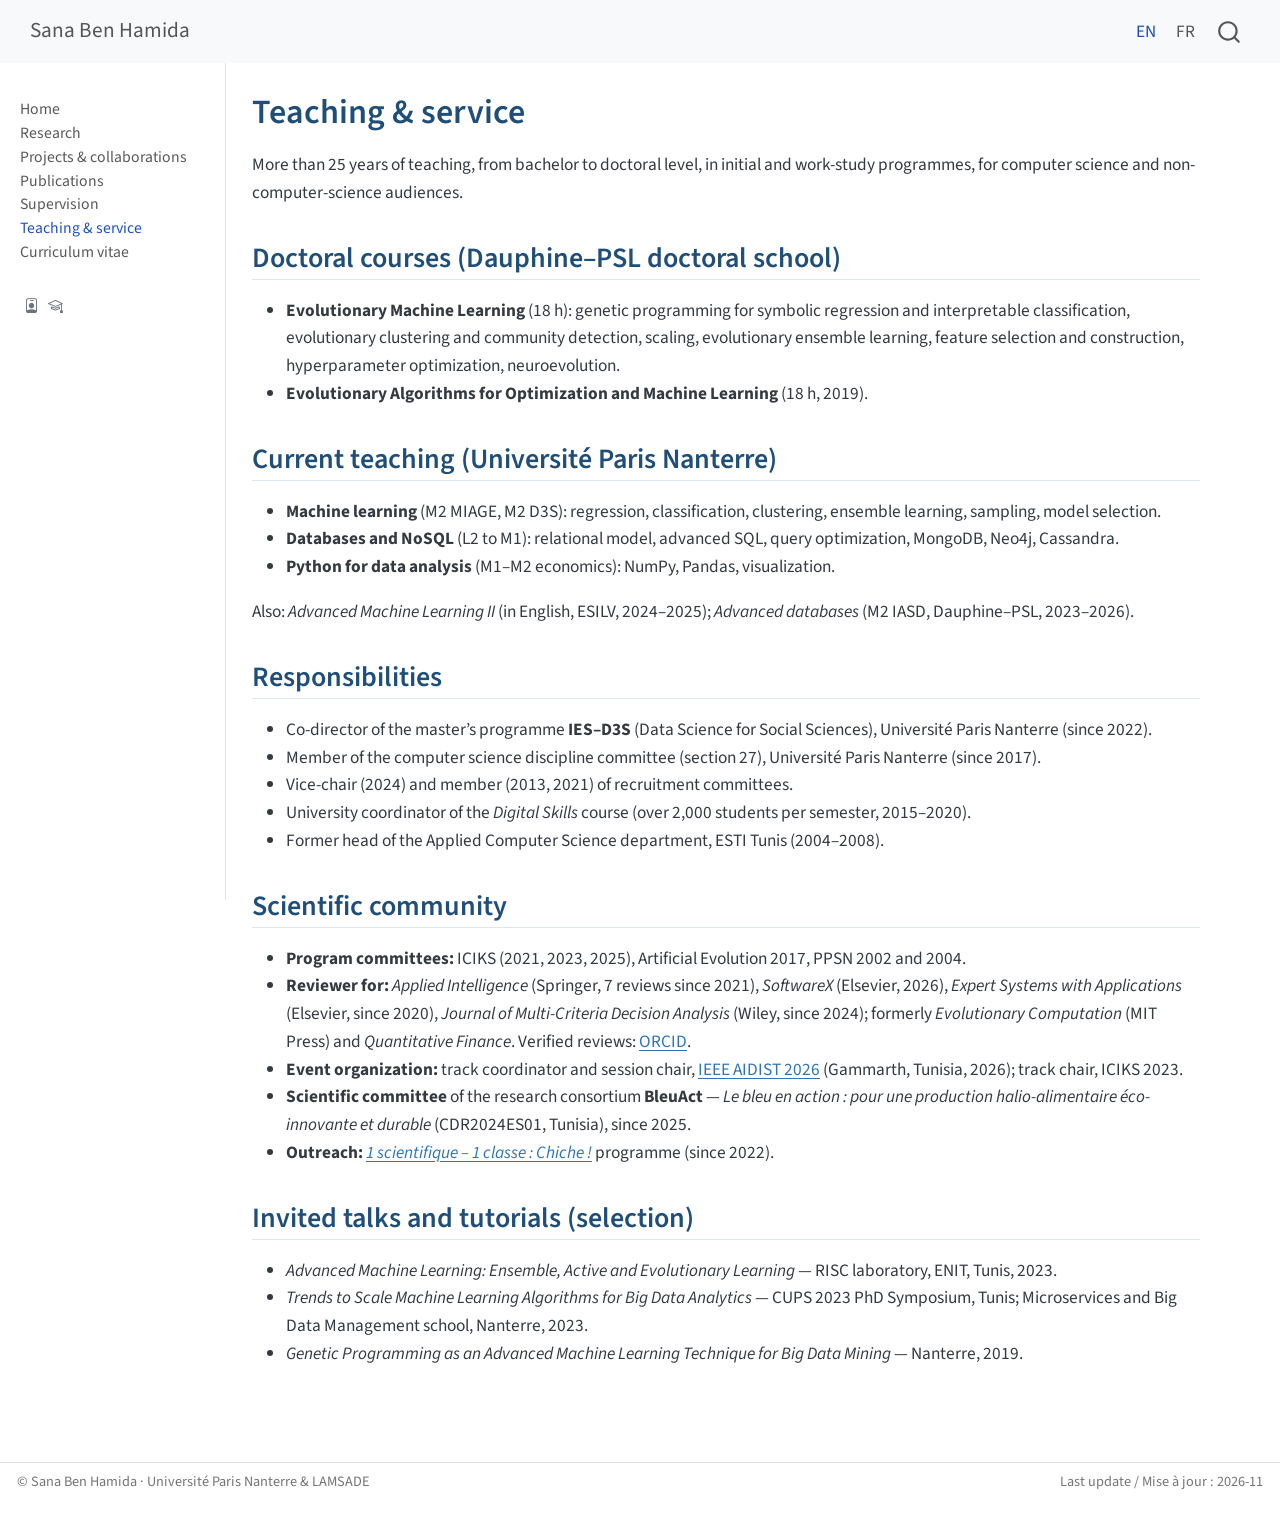
<file: teaching.html>
<!DOCTYPE html>
<html xmlns="http://www.w3.org/1999/xhtml" lang="en" xml:lang="en"><head>

<meta charset="utf-8">
<meta name="generator" content="quarto-1.11.9">

<meta name="viewport" content="width=device-width, initial-scale=1.0, user-scalable=yes">


<title>Teaching &amp; service – Sana Ben Hamida</title>
<style>
/* Default styles provided by pandoc.
** See https://pandoc.org/MANUAL.html#variables-for-html for config info.
*/
span.smallcaps{font-variant: small-caps;}
div.columns{display: flex; gap: 1.5em;}
div.column{flex: auto;}
@media screen {
div.columns{gap: min(4vw, 1.5em);}
div.column{overflow-x: auto;}
}
div.hanging-indent{margin-left: 1.5em; text-indent: -1.5em;}
ul.task-list{list-style: none;}
ul.task-list li input[type="checkbox"] {
  width: 0.8em;
  margin: 0 0.8em 0.2em -1em; /* quarto-specific, see https://github.com/quarto-dev/quarto-cli/issues/4556 */ 
  vertical-align: middle;
}
</style>


<script src="site_libs/quarto-nav/quarto-nav.js"></script>
<script src="site_libs/quarto-nav/headroom.min.js"></script>
<script src="site_libs/clipboard/clipboard.min.js"></script>
<script src="site_libs/quarto-search/autocomplete.umd.js"></script>
<script src="site_libs/quarto-search/fuse.min.js"></script>
<script src="site_libs/quarto-search/quarto-search.js"></script>
<meta name="quarto:offset" content="./">
<script src="site_libs/quarto-html/quarto.js" type="module"></script>
<script src="site_libs/quarto-html/tabsets/tabsets.js" type="module"></script>
<script src="site_libs/quarto-html/scrollable-regions/scrollable-regions.js" type="module"></script>
<script src="site_libs/quarto-html/popper.min.js"></script>
<script src="site_libs/quarto-html/tippy.umd.min.js"></script>
<script src="site_libs/quarto-html/anchor.min.js"></script>
<link href="site_libs/quarto-html/tippy.css" rel="stylesheet">
<link href="site_libs/quarto-html/quarto-syntax-highlighting-63b5708e65d6cd79cd7618c58d0c21e7.css" rel="stylesheet" id="quarto-text-highlighting-styles">
<script src="site_libs/bootstrap/bootstrap.min.js"></script>
<link href="site_libs/bootstrap/bootstrap-icons.css" rel="stylesheet">
<link href="site_libs/bootstrap/bootstrap-0685aa494de57821664d12da0500b4a3.min.css" rel="stylesheet" append-hash="true" id="quarto-bootstrap" data-mode="light">
<script id="quarto-search-options" type="application/json">{
  "location": "navbar",
  "copy-button": false,
  "collapse-after": 3,
  "panel-placement": "end",
  "type": "overlay",
  "limit": 50,
  "keyboard-shortcut": [
    "f",
    "/",
    "s"
  ],
  "show-item-context": false,
  "language": {
    "search-no-results-text": "No results",
    "search-matching-documents-text": "matching documents",
    "search-copy-link-title": "Copy link to search",
    "search-hide-matches-text": "Hide additional matches",
    "search-more-match-text": "more match in this document",
    "search-more-matches-text": "more matches in this document",
    "search-clear-button-title": "Clear",
    "search-text-placeholder": "",
    "search-detached-cancel-button-title": "Cancel",
    "search-submit-button-title": "Submit",
    "search-label": "Search"
  }
}</script>


<link rel="stylesheet" href="styles.css">
</head>

<body class="nav-sidebar docked nav-fixed fullcontent quarto-light"><a id="quarto-skip-link" class="visually-hidden-focusable" href="#quarto-document-content">Skip to main content</a>

<div id="quarto-search-results"></div>
  <header id="quarto-header" class="headroom fixed-top">
    <nav class="navbar navbar-expand-lg " data-bs-theme="dark" aria-label="Site">
      <div class="navbar-container container-fluid">
      <div class="navbar-brand-container mx-auto">
    <a class="navbar-brand" href="./index.html">
    <span class="navbar-title">Sana Ben Hamida</span>
    </a>
  </div>
          <button class="navbar-toggler" type="button" data-bs-toggle="collapse" data-bs-target="#navbarCollapse" aria-controls="navbarCollapse" aria-expanded="false" aria-label="Toggle navigation" onclick="if (window.quartoToggleHeadroom) { window.quartoToggleHeadroom(); }">
  <span class="navbar-toggler-icon"></span>
</button>
          <div class="collapse navbar-collapse" id="navbarCollapse">
            <ul class="navbar-nav navbar-nav-scroll ms-auto">
  <li class="nav-item">
    <a class="nav-link active" href="./index.html" aria-current="page"> 
<span class="menu-text">EN</span></a>
  </li>  
  <li class="nav-item">
    <a class="nav-link" href="./fr/index.html"> 
<span class="menu-text">FR</span></a>
  </li>  
</ul>
          </div> <!-- /navcollapse -->
            <div class="quarto-navbar-tools">
</div>
            <div id="quarto-search" class="" title="Search"></div>
      </div> <!-- /container-fluid -->
    </nav>
  <nav class="quarto-secondary-nav" aria-label="Toolbar">
    <div class="container-fluid d-flex">
      <button type="button" class="quarto-btn-toggle btn" data-bs-toggle="collapse" role="button" data-bs-target=".quarto-sidebar-collapse-item" aria-controls="quarto-sidebar" aria-expanded="false" aria-label="Toggle sidebar navigation" onclick="if (window.quartoToggleHeadroom) { window.quartoToggleHeadroom(); }">
        <i class="bi bi-layout-text-sidebar-reverse"></i>
      </button>
        <nav class="quarto-page-breadcrumbs" aria-label="Breadcrumbs"><ol class="breadcrumb"><li class="breadcrumb-item"><a href="./teaching.html">Teaching &amp; service</a></li></ol></nav>
        <a class="flex-grow-1" data-bs-toggle="collapse" data-bs-target=".quarto-sidebar-collapse-item" onclick="if (window.quartoToggleHeadroom) { window.quartoToggleHeadroom(); }">      
        </a>
    </div>
  </nav>
</header>
<!-- content -->
<div id="quarto-content" class="quarto-container page-columns page-rows-contents page-layout-article page-navbar">
<!-- sidebar -->
  <nav id="quarto-sidebar" class="sidebar collapse collapse-horizontal quarto-sidebar-collapse-item sidebar-navigation docked overflow-auto" aria-label="Section">
        <div class="sidebar-tools-main">
    <a href="https://orcid.org/0000-0003-4202-613X" title="ORCID" class="quarto-navigation-tool px-1" aria-label="ORCID"><i class="bi bi-person-badge"></i></a>
    <a href="https://scholar.google.com/citations?user=mVT5Lk0AAAAJ" title="Google Scholar" class="quarto-navigation-tool px-1" aria-label="Google Scholar"><i class="bi bi-mortarboard"></i></a>
</div>
    <div class="sidebar-menu-container"> 
    <ul class="list-unstyled mt-1">
        <li class="sidebar-item">
  <div class="sidebar-item-container"> 
  <a href="./index.html" class="sidebar-item-text sidebar-link">
 <span class="menu-text">Home</span></a>
  </div>
</li>
        <li class="sidebar-item">
  <div class="sidebar-item-container"> 
  <a href="./research.html" class="sidebar-item-text sidebar-link">
 <span class="menu-text">Research</span></a>
  </div>
</li>
        <li class="sidebar-item">
  <div class="sidebar-item-container"> 
  <a href="./projects.html" class="sidebar-item-text sidebar-link">
 <span class="menu-text">Projects &amp; collaborations</span></a>
  </div>
</li>
        <li class="sidebar-item">
  <div class="sidebar-item-container"> 
  <a href="./publications.html" class="sidebar-item-text sidebar-link">
 <span class="menu-text">Publications</span></a>
  </div>
</li>
        <li class="sidebar-item">
  <div class="sidebar-item-container"> 
  <a href="./supervision.html" class="sidebar-item-text sidebar-link">
 <span class="menu-text">Supervision</span></a>
  </div>
</li>
        <li class="sidebar-item">
  <div class="sidebar-item-container"> 
  <a href="./teaching.html" class="sidebar-item-text sidebar-link active">
 <span class="menu-text">Teaching &amp; service</span></a>
  </div>
</li>
        <li class="sidebar-item">
  <div class="sidebar-item-container"> 
  <a href="./cv.html" class="sidebar-item-text sidebar-link">
 <span class="menu-text">Curriculum vitae</span></a>
  </div>
</li>
    </ul>
    </div>
</nav>
<div id="quarto-sidebar-glass" class="quarto-sidebar-collapse-item" data-bs-toggle="collapse" data-bs-target=".quarto-sidebar-collapse-item"></div>
<!-- margin-sidebar -->
    
<!-- main -->
<main class="content" id="quarto-document-content" tabindex="-1">

<header id="title-block-header" class="quarto-title-block default">
<div class="quarto-title">
<h1 class="title">Teaching &amp; service</h1>
</div>



<div class="quarto-title-meta">

    
  
    
  </div>
  


</header>


<p>More than 25 years of teaching, from bachelor to doctoral level, in initial and work-study programmes, for computer science and non-computer-science audiences.</p>
<section id="doctoral-courses-dauphinepsl-doctoral-school" class="level2">
<h2 class="anchored" data-anchor-id="doctoral-courses-dauphinepsl-doctoral-school">Doctoral courses (Dauphine–PSL doctoral school)</h2>
<ul>
<li><strong>Evolutionary Machine Learning</strong> (18 h): genetic programming for symbolic regression and interpretable classification, evolutionary clustering and community detection, scaling, evolutionary ensemble learning, feature selection and construction, hyperparameter optimization, neuroevolution.</li>
<li><strong>Evolutionary Algorithms for Optimization and Machine Learning</strong> (18 h, 2019).</li>
</ul>
</section>
<section id="current-teaching-université-paris-nanterre" class="level2">
<h2 class="anchored" data-anchor-id="current-teaching-université-paris-nanterre">Current teaching (Université Paris Nanterre)</h2>
<ul>
<li><strong>Machine learning</strong> (M2 MIAGE, M2 D3S): regression, classification, clustering, ensemble learning, sampling, model selection.</li>
<li><strong>Databases and NoSQL</strong> (L2 to M1): relational model, advanced SQL, query optimization, MongoDB, Neo4j, Cassandra.</li>
<li><strong>Python for data analysis</strong> (M1–M2 economics): NumPy, Pandas, visualization.</li>
</ul>
<p>Also: <em>Advanced Machine Learning II</em> (in English, ESILV, 2024–2025); <em>Advanced databases</em> (M2 IASD, Dauphine–PSL, 2023–2026).</p>
</section>
<section id="responsibilities" class="level2">
<h2 class="anchored" data-anchor-id="responsibilities">Responsibilities</h2>
<ul>
<li>Co-director of the master’s programme <strong>IES–D3S</strong> (Data Science for Social Sciences), Université Paris Nanterre (since 2022).</li>
<li>Member of the computer science discipline committee (section 27), Université Paris Nanterre (since 2017).</li>
<li>Vice-chair (2024) and member (2013, 2021) of recruitment committees.</li>
<li>University coordinator of the <em>Digital Skills</em> course (over 2,000 students per semester, 2015–2020).</li>
<li>Former head of the Applied Computer Science department, ESTI Tunis (2004–2008).</li>
</ul>
</section>
<section id="scientific-community" class="level2">
<h2 class="anchored" data-anchor-id="scientific-community">Scientific community</h2>
<ul>
<li><strong>Program committees:</strong> ICIKS (2021, 2023, 2025), Artificial Evolution 2017, PPSN 2002 and 2004.</li>
<li><strong>Reviewer for:</strong> <em>Applied Intelligence</em> (Springer, 7 reviews since 2021), <em>SoftwareX</em> (Elsevier, 2026), <em>Expert Systems with Applications</em> (Elsevier, since 2020), <em>Journal of Multi-Criteria Decision Analysis</em> (Wiley, since 2024); formerly <em>Evolutionary Computation</em> (MIT Press) and <em>Quantitative Finance</em>. Verified reviews: <a href="https://orcid.org/0000-0003-4202-613X">ORCID</a>.</li>
<li><strong>Event organization:</strong> track coordinator and session chair, <a href="https://forumtunisieneducation.org/programme-du-colloque-aidist-2026-intelligence-artificielle/">IEEE AIDIST 2026</a> (Gammarth, Tunisia, 2026); track chair, ICIKS 2023.</li>
<li><strong>Scientific committee</strong> of the research consortium <strong>BleuAct</strong> — <em>Le bleu en action : pour une production halio-alimentaire éco-innovante et durable</em> (CDR2024ES01, Tunisia), since 2025.</li>
<li><strong>Outreach:</strong> <a href="https://chiche.inria.fr"><em>1 scientifique – 1 classe : Chiche !</em></a> programme (since 2022).</li>
</ul>
</section>
<section id="invited-talks-and-tutorials-selection" class="level2">
<h2 class="anchored" data-anchor-id="invited-talks-and-tutorials-selection">Invited talks and tutorials (selection)</h2>
<ul>
<li><em>Advanced Machine Learning: Ensemble, Active and Evolutionary Learning</em> — RISC laboratory, ENIT, Tunis, 2023.</li>
<li><em>Trends to Scale Machine Learning Algorithms for Big Data Analytics</em> — CUPS 2023 PhD Symposium, Tunis; Microservices and Big Data Management school, Nanterre, 2023.</li>
<li><em>Genetic Programming as an Advanced Machine Learning Technique for Big Data Mining</em> — Nanterre, 2019.</li>
</ul>


</section>

</main> <!-- /main -->
<!-- Compteur de visites GoatCounter (sans cookies, sans bandeau RGPD) — tableau de bord : https://sanabenhamida.goatcounter.com -->
<script data-goatcounter="https://sanabenhamida.goatcounter.com/count" async="" src="//gc.zgo.at/count.js"></script>
<script id="quarto-html-after-body" type="application/javascript">
  window.document.addEventListener("DOMContentLoaded", function (event) {
    const icon = "";
    const anchorJS = new window.AnchorJS();
    anchorJS.options = {
      placement: 'right',
      icon: icon
    };
    anchorJS.add('.anchored');
    const isCodeAnnotation = (el) => {
      for (const clz of el.classList) {
        if (clz.startsWith('code-annotation-')) {                     
          return true;
        }
      }
      return false;
    }
    const onCopySuccess = function(e) {
      // button target
      const button = e.trigger;
      // don't keep focus
      button.blur();
      // flash "checked"
      button.classList.add('code-copy-button-checked');
      var currentTitle = button.getAttribute("title");
      button.setAttribute("title", "Copied!");
      let tooltip;
      if (window.bootstrap) {
        button.setAttribute("data-bs-toggle", "tooltip");
        button.setAttribute("data-bs-placement", "left");
        button.setAttribute("data-bs-title", "Copied!");
        tooltip = new bootstrap.Tooltip(button, 
          { trigger: "manual", 
            customClass: "code-copy-button-tooltip",
            offset: [0, -8]});
        tooltip.show();    
      }
      setTimeout(function() {
        if (tooltip) {
          tooltip.hide();
          button.removeAttribute("data-bs-title");
          button.removeAttribute("data-bs-toggle");
          button.removeAttribute("data-bs-placement");
        }
        button.setAttribute("title", currentTitle);
        button.classList.remove('code-copy-button-checked');
      }, 1000);
      // clear code selection
      e.clearSelection();
    }
    const getTextToCopy = function(trigger) {
      const outerScaffold = trigger.parentElement.cloneNode(true);
      const codeEl = outerScaffold.querySelector('code');
      for (const childEl of codeEl.children) {
        if (isCodeAnnotation(childEl)) {
          childEl.remove();
        }
      }
      return codeEl.innerText;
    }
    const clipboard = new window.ClipboardJS('.code-copy-button:not([data-in-quarto-modal])', {
      text: getTextToCopy
    });
    clipboard.on('success', onCopySuccess);
    if (window.document.getElementById('quarto-embedded-source-code-modal')) {
      const clipboardModal = new window.ClipboardJS('.code-copy-button[data-in-quarto-modal]', {
        text: getTextToCopy,
        container: window.document.getElementById('quarto-embedded-source-code-modal')
      });
      clipboardModal.on('success', onCopySuccess);
    }
      var localhostRegex = new RegExp(/^(?:http|https):\/\/localhost\:?[0-9]*\//);
      var mailtoRegex = new RegExp(/^mailto:/);
        var filterRegex = new RegExp("https:\/\/mbhsana\.github\.io");
      var isInternal = (href) => {
          return filterRegex.test(href) || localhostRegex.test(href) || mailtoRegex.test(href);
      }
      // Inspect non-navigation links and adorn them if external
      window.quartoDecorateExternalLinks = function (root) {
     var links = (root || window.document).querySelectorAll('a[href]:not(.nav-link):not(.navbar-brand):not(.toc-action):not(.sidebar-link):not(.sidebar-item-toggle):not(.pagination-link):not(.no-external):not([aria-hidden]):not(.dropdown-item):not(.quarto-navigation-tool):not(.about-link)');
      for (var i=0; i<links.length; i++) {
        const link = links[i];
        if (!isInternal(link.href)) {
          // undo the damage that might have been done by quarto-nav.js in the case of
          // links that we want to consider external
          if (link.dataset.originalHref !== undefined) {
            link.href = link.dataset.originalHref;
          }
          if (!link.classList.contains('no-external-icon')) {
          }
        }
      }
      };
      window.quartoDecorateExternalLinks(window.document);
    // Esc closes the popup (WCAG 1.4.13) and focus leaving both trigger and
    // popup closes it (WCAG 2.4.11); tippy handles neither for interactive popups.
    const hideOnEscAndFocusOut = {
      name: 'hideOnEscAndFocusOut',
      defaultValue: true,
      fn(instance) {
        const dismiss = () => {
          // A show scheduled by the trigger delay would otherwise reopen it
          instance.clearDelayTimeouts();
          instance.hide();
        };
        const onKeyDown = (event) => {
          if (event.key !== 'Escape') {
            return;
          }
          // Keep Esc from also reaching page handlers (e.g. reveal.js overview),
          // except an open reveal.js slide menu, which Esc should close too.
          // The menu handles keys only when its keyboard option is on.
          const menuHandlesEsc = window.Reveal?.getPlugin?.('menu')?.isOpen() &&
            window.Reveal.getConfig().menu?.keyboard !== false;
          if (!menuHandlesEsc) {
            event.stopPropagation();
          }
          if (instance.popper.contains(window.document.activeElement)) {
            // Disabled while refocusing so the focus trigger does not reopen it
            instance.disable();
            instance.reference.focus();
            instance.enable();
          }
          dismiss();
        };
        const onFocusOut = (event) => {
          const target = event.relatedTarget;
          if (target && !instance.reference.contains(target) &&
              !instance.popper.contains(target)) {
            dismiss();
          }
        };
        // On the trigger too: a click trigger (code-annotations: select) has no
        // blur handling. Attached for the instance's lifetime so leaving the
        // trigger also cancels a show still pending on the trigger delay.
        instance.reference.addEventListener('focusout', onFocusOut);
        return {
          onShow() {
            window.document.addEventListener('keydown', onKeyDown, true);
            instance.popper.addEventListener('focusout', onFocusOut);
          },
          onHide() {
            window.document.removeEventListener('keydown', onKeyDown, true);
            instance.popper.removeEventListener('focusout', onFocusOut);
          },
          onDestroy() {
            instance.reference.removeEventListener('focusout', onFocusOut);
          },
        };
      },
    };
    function tippyHover(el, contentFn, onTriggerFn, onUntriggerFn) {
      const config = {
        allowHTML: true,
        maxWidth: 500,
        delay: 100,
        arrow: false,
        appendTo: function(el) {
            return el.parentElement;
        },
        interactive: true,
        interactiveBorder: 10,
        theme: 'quarto',
        placement: 'bottom-start',
        plugins: [hideOnEscAndFocusOut],
      };
      if (contentFn) {
        config.content = contentFn;
      }
      if (onTriggerFn) {
        config.onTrigger = onTriggerFn;
      }
      if (onUntriggerFn) {
        config.onUntrigger = onUntriggerFn;
      }
      window.tippy(el, config); 
    }
    const noterefs = window.document.querySelectorAll('a[role="doc-noteref"]');
    for (var i=0; i<noterefs.length; i++) {
      const ref = noterefs[i];
      tippyHover(ref, function() {
        // use id or data attribute instead here
        let href = ref.getAttribute('data-footnote-href') || ref.getAttribute('href');
        try { href = new URL(href).hash; } catch {}
        const id = href.replace(/^#\/?/, "");
        const note = window.document.getElementById(id);
        if (note) {
          return note.innerHTML;
        } else {
          return "";
        }
      });
    }
    const xrefs = window.document.querySelectorAll('a.quarto-xref');
    const processXRef = (id, note) => {
      // Strip column container classes
      const stripColumnClz = (el) => {
        el.classList.remove("page-full", "page-columns");
        if (el.children) {
          for (const child of el.children) {
            stripColumnClz(child);
          }
        }
      }
      stripColumnClz(note)
      if (id === null || id.startsWith('sec-')) {
        // Special case sections, only their first couple elements
        const container = document.createElement("div");
        if (note.children && note.children.length > 2) {
          container.appendChild(note.children[0].cloneNode(true));
          for (let i = 1; i < note.children.length; i++) {
            const child = note.children[i];
            if (child.tagName === "P" && child.innerText === "") {
              continue;
            } else {
              container.appendChild(child.cloneNode(true));
              break;
            }
          }
          if (window.Quarto?.typesetMath) {
            window.Quarto.typesetMath(container);
          }
          return container.innerHTML
        } else {
          if (window.Quarto?.typesetMath) {
            window.Quarto.typesetMath(note);
          }
          return note.innerHTML;
        }
      } else {
        // Remove any anchor links if they are present
        const anchorLink = note.querySelector('a.anchorjs-link');
        if (anchorLink) {
          anchorLink.remove();
        }
        if (window.Quarto?.typesetMath) {
          window.Quarto.typesetMath(note);
        }
        if (note.classList.contains("callout")) {
          return note.outerHTML;
        } else {
          return note.innerHTML;
        }
      }
    }
    for (var i=0; i<xrefs.length; i++) {
      const xref = xrefs[i];
      tippyHover(xref, undefined, function(instance) {
        instance.disable();
        let url = xref.getAttribute('href');
        let hash = undefined; 
        if (url.startsWith('#')) {
          hash = url;
        } else {
          try { hash = new URL(url).hash; } catch {}
        }
        if (hash) {
          const id = hash.replace(/^#\/?/, "");
          const note = window.document.getElementById(id);
          if (note !== null) {
            try {
              const html = processXRef(id, note.cloneNode(true));
              instance.setContent(html);
            } finally {
              instance.enable();
              instance.show();
            }
          } else {
            // See if we can fetch this
            fetch(url.split('#')[0])
            .then(res => res.text())
            .then(html => {
              const parser = new DOMParser();
              const htmlDoc = parser.parseFromString(html, "text/html");
              const note = htmlDoc.getElementById(id);
              if (note !== null) {
                const html = processXRef(id, note);
                instance.setContent(html);
              } 
            }).finally(() => {
              instance.enable();
              instance.show();
            });
          }
        } else {
          // See if we can fetch a full url (with no hash to target)
          // This is a special case and we should probably do some content thinning / targeting
          fetch(url)
          .then(res => res.text())
          .then(html => {
            const parser = new DOMParser();
            const htmlDoc = parser.parseFromString(html, "text/html");
            const note = htmlDoc.querySelector('main.content');
            if (note !== null) {
              // This should only happen for chapter cross references
              // (since there is no id in the URL)
              // remove the first header
              if (note.children.length > 0 && note.children[0].tagName === "HEADER") {
                note.children[0].remove();
              }
              const html = processXRef(null, note);
              instance.setContent(html);
            } 
          }).finally(() => {
            instance.enable();
            instance.show();
          });
        }
      }, function(instance) {
      });
    }
        let selectedAnnoteEl;
        const selectorForAnnotation = ( cell, annotation) => {
          let cellAttr = 'data-code-cell="' + cell + '"';
          let lineAttr = 'data-code-annotation="' +  annotation + '"';
          const selector = 'span[' + cellAttr + '][' + lineAttr + ']';
          return selector;
        }
        const selectCodeLines = (annoteEl) => {
          const doc = window.document;
          const targetCell = annoteEl.getAttribute("data-target-cell");
          const targetAnnotation = annoteEl.getAttribute("data-target-annotation");
          const annoteSpan = window.document.querySelector(selectorForAnnotation(targetCell, targetAnnotation));
          const lines = annoteSpan.getAttribute("data-code-lines").split(",");
          const lineIds = lines.map((line) => {
            return targetCell + "-" + line;
          })
          // Each band is positioned against its own containing block, which is
          // not the offsetParent of the lines, so place it from client rects.
          const placeBand = (band, firstEl, lastEl, codeBlock) => {
            const container = band.offsetParent;
            if (container === null) {
              return;
            }
            const containerRect = container.getBoundingClientRect();
            // Reveal.js scales slides with a transform, so convert client
            // pixels back to the CSS pixels of the container.
            const scale = containerRect.height / container.offsetHeight || 1;
            const firstRect = firstEl.getBoundingClientRect();
            const lastRect = lastEl.getBoundingClientRect();
            const top = (firstRect.top - containerRect.top) / scale - container.clientTop + container.scrollTop;
            const height = (lastRect.bottom - firstRect.top) / scale;
            band.style.top = top - 2 + "px";
            band.style.height = height + 4 + "px";
            if (codeBlock) {
              // Without the copy button wrapper, the containing block is wider
              // than the code block, so span the code block explicitly.
              const blockRect = codeBlock.getBoundingClientRect();
              band.style.left = (blockRect.left - containerRect.left) / scale - container.clientLeft + container.scrollLeft + "px";
              band.style.width = blockRect.width / scale + "px";
            }
          };
          if (lineIds.length > 0) {
            const el = window.document.getElementById(lineIds[0]);
            const lastEl = window.document.getElementById(lineIds[lineIds.length - 1]);
            const parent = el.parentElement.parentElement;
            // cook up a div (if necessary) and position it
            let div = window.document.getElementById("code-annotation-line-highlight");
            if (div === null) {
              div = window.document.createElement("div");
              div.setAttribute("id", "code-annotation-line-highlight");
              div.style.position = 'absolute';
              parent.appendChild(div);
            }
            placeBand(div, el, lastEl, parent.closest("div.sourceCode") || parent);
            let gutterDiv = window.document.getElementById("code-annotation-line-highlight-gutter");
            if (gutterDiv === null) {
              gutterDiv = window.document.createElement("div");
              gutterDiv.setAttribute("id", "code-annotation-line-highlight-gutter");
              gutterDiv.style.position = 'absolute';
              const codeCell = window.document.getElementById(targetCell);
              const gutter = codeCell.querySelector('.code-annotation-gutter');
              gutter.appendChild(gutterDiv);
            }
            placeBand(gutterDiv, el, lastEl);
            selectedAnnoteEl = annoteEl;
          }
        };
        const unselectCodeLines = () => {
          const elementsIds = ["code-annotation-line-highlight", "code-annotation-line-highlight-gutter"];
          elementsIds.forEach((elId) => {
            const div = window.document.getElementById(elId);
            if (div) {
              div.remove();
            }
          });
          selectedAnnoteEl = undefined;
        };
          // Handle positioning of the toggle
      window.addEventListener(
        "resize",
        throttle(() => {
          elRect = undefined;
          if (selectedAnnoteEl) {
            selectCodeLines(selectedAnnoteEl);
          }
        }, 10)
      );
      function throttle(fn, ms) {
      let throttle = false;
      let timer;
        return (...args) => {
          if(!throttle) { // first call gets through
              fn.apply(this, args);
              throttle = true;
          } else { // all the others get throttled
              if(timer) clearTimeout(timer); // cancel #2
              timer = setTimeout(() => {
                fn.apply(this, args);
                timer = throttle = false;
              }, ms);
          }
        };
      }
        // Attach click handler to the DT
        const annoteDls = window.document.querySelectorAll('dt[data-target-cell]');
        for (const annoteDlNode of annoteDls) {
          annoteDlNode.addEventListener('click', (event) => {
            const clickedEl = event.target;
            if (clickedEl !== selectedAnnoteEl) {
              unselectCodeLines();
              const activeEl = window.document.querySelector('dt[data-target-cell].code-annotation-active');
              if (activeEl) {
                activeEl.classList.remove('code-annotation-active');
              }
              selectCodeLines(clickedEl);
              clickedEl.classList.add('code-annotation-active');
            } else {
              // Unselect the line
              unselectCodeLines();
              clickedEl.classList.remove('code-annotation-active');
            }
          });
        }
    const findCites = (el) => {
      const parentEl = el.parentElement;
      if (parentEl) {
        const cites = parentEl.dataset.cites;
        if (cites) {
          return {
            el,
            cites: cites.split(' ')
          };
        } else {
          return findCites(el.parentElement)
        }
      } else {
        return undefined;
      }
    };
    var bibliorefs = window.document.querySelectorAll('a[role="doc-biblioref"]');
    for (var i=0; i<bibliorefs.length; i++) {
      const ref = bibliorefs[i];
      const citeInfo = findCites(ref);
      if (citeInfo) {
        tippyHover(citeInfo.el, function() {
          var popup = window.document.createElement('div');
          citeInfo.cites.forEach(function(cite) {
            var citeDiv = window.document.createElement('div');
            citeDiv.classList.add('hanging-indent');
            citeDiv.classList.add('csl-entry');
            var biblioDiv = window.document.getElementById('ref-' + cite);
            if (biblioDiv) {
              citeDiv.innerHTML = biblioDiv.innerHTML;
            }
            popup.appendChild(citeDiv);
          });
          return popup.innerHTML;
        });
      }
    }
  });
  </script>
  <script type="application/javascript">
  window.quartoScrollableRegionsLabels = {"code":"Scrollable code","output":"Scrollable output"};
  </script>
</div> <!-- /content -->
<footer class="footer">
  <div class="nav-footer">
    <div class="nav-footer-left">
<p>© Sana Ben Hamida · Université Paris Nanterre &amp; LAMSADE</p>
</div>   
    <div class="nav-footer-center">
      &nbsp;
    </div>
    <div class="nav-footer-right">
<p>Last update / Mise à jour : 2026-11</p>
</div>
  </div>
</footer>




</body></html>
</file>
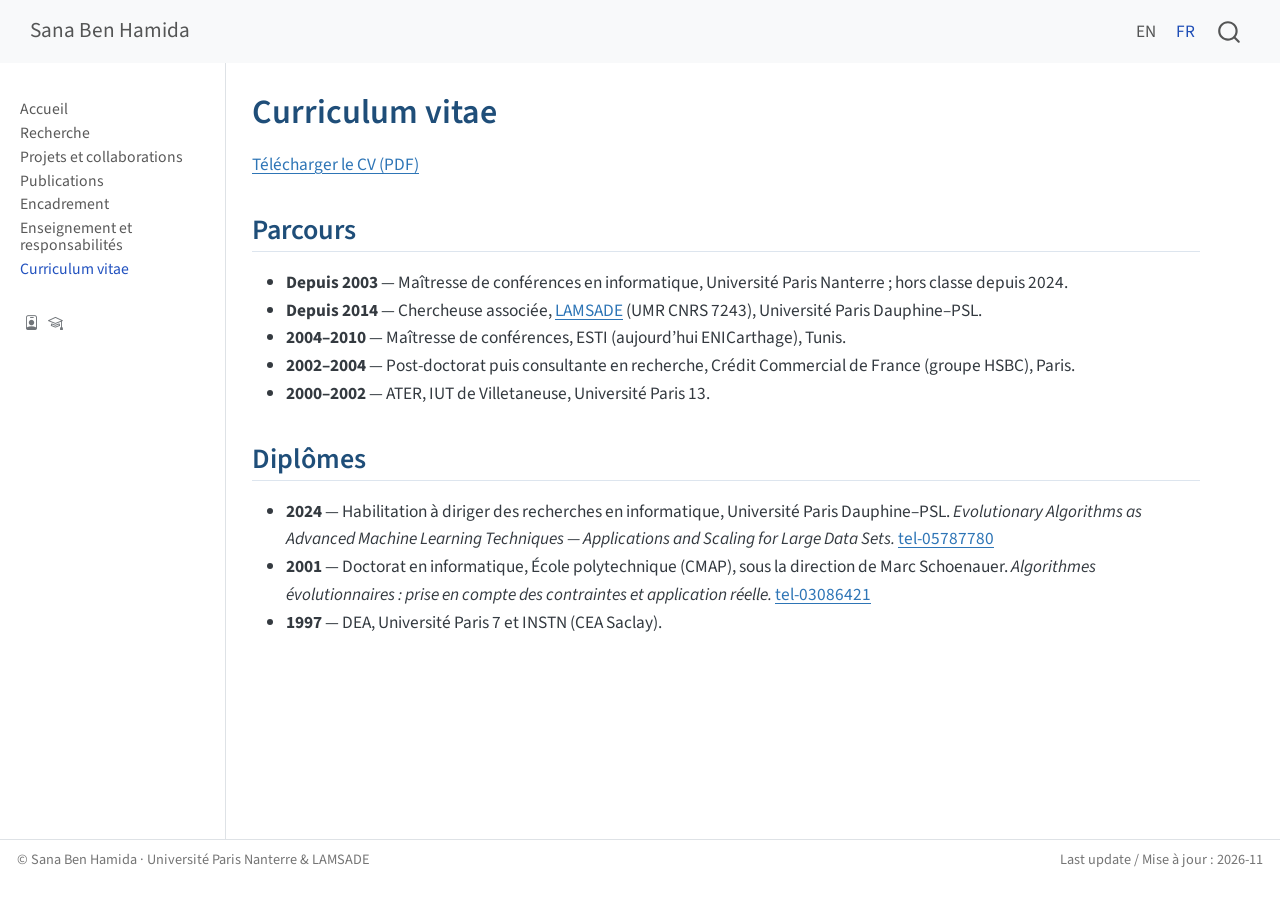
<file: fr/cv.html>
<!DOCTYPE html>
<html xmlns="http://www.w3.org/1999/xhtml" lang="fr" xml:lang="fr"><head>

<meta charset="utf-8">
<meta name="generator" content="quarto-1.11.9">

<meta name="viewport" content="width=device-width, initial-scale=1.0, user-scalable=yes">


<title>Curriculum vitae – Sana Ben Hamida</title>
<style>
/* Default styles provided by pandoc.
** See https://pandoc.org/MANUAL.html#variables-for-html for config info.
*/
span.smallcaps{font-variant: small-caps;}
div.columns{display: flex; gap: 1.5em;}
div.column{flex: auto;}
@media screen {
div.columns{gap: min(4vw, 1.5em);}
div.column{overflow-x: auto;}
}
div.hanging-indent{margin-left: 1.5em; text-indent: -1.5em;}
ul.task-list{list-style: none;}
ul.task-list li input[type="checkbox"] {
  width: 0.8em;
  margin: 0 0.8em 0.2em -1em; /* quarto-specific, see https://github.com/quarto-dev/quarto-cli/issues/4556 */ 
  vertical-align: middle;
}
</style>


<script src="../site_libs/quarto-nav/quarto-nav.js"></script>
<script src="../site_libs/quarto-nav/headroom.min.js"></script>
<script src="../site_libs/clipboard/clipboard.min.js"></script>
<script src="../site_libs/quarto-search/autocomplete.umd.js"></script>
<script src="../site_libs/quarto-search/fuse.min.js"></script>
<script src="../site_libs/quarto-search/quarto-search.js"></script>
<meta name="quarto:offset" content="../">
<script src="../site_libs/quarto-html/quarto.js" type="module"></script>
<script src="../site_libs/quarto-html/tabsets/tabsets.js" type="module"></script>
<script src="../site_libs/quarto-html/scrollable-regions/scrollable-regions.js" type="module"></script>
<script src="../site_libs/quarto-html/popper.min.js"></script>
<script src="../site_libs/quarto-html/tippy.umd.min.js"></script>
<script src="../site_libs/quarto-html/anchor.min.js"></script>
<link href="../site_libs/quarto-html/tippy.css" rel="stylesheet">
<link href="../site_libs/quarto-html/quarto-syntax-highlighting-63b5708e65d6cd79cd7618c58d0c21e7.css" rel="stylesheet" id="quarto-text-highlighting-styles">
<script src="../site_libs/bootstrap/bootstrap.min.js"></script>
<link href="../site_libs/bootstrap/bootstrap-icons.css" rel="stylesheet">
<link href="../site_libs/bootstrap/bootstrap-0685aa494de57821664d12da0500b4a3.min.css" rel="stylesheet" append-hash="true" id="quarto-bootstrap" data-mode="light">
<script id="quarto-search-options" type="application/json">{
  "location": "navbar",
  "copy-button": false,
  "collapse-after": 3,
  "panel-placement": "end",
  "type": "overlay",
  "limit": 50,
  "keyboard-shortcut": [
    "f",
    "/",
    "s"
  ],
  "show-item-context": false,
  "language": {
    "search-no-results-text": "Pas de résultats",
    "search-matching-documents-text": "documents trouvés",
    "search-copy-link-title": "Copier le lien vers la recherche",
    "search-hide-matches-text": "Cacher les correspondances additionnelles",
    "search-more-match-text": "correspondance de plus dans ce document",
    "search-more-matches-text": "correspondances de plus dans ce document",
    "search-clear-button-title": "Effacer",
    "search-text-placeholder": "",
    "search-detached-cancel-button-title": "Annuler",
    "search-submit-button-title": "Envoyer",
    "search-label": "Recherche"
  }
}</script>


<link rel="stylesheet" href="../styles.css">
</head>

<body class="nav-sidebar docked nav-fixed fullcontent quarto-light"><a id="quarto-skip-link" class="visually-hidden-focusable" href="#quarto-document-content">Aller au contenu principal</a>

<div id="quarto-search-results"></div>
  <header id="quarto-header" class="headroom fixed-top">
    <nav class="navbar navbar-expand-lg " data-bs-theme="dark" aria-label="Site web">
      <div class="navbar-container container-fluid">
      <div class="navbar-brand-container mx-auto">
    <a class="navbar-brand" href="../index.html">
    <span class="navbar-title">Sana Ben Hamida</span>
    </a>
  </div>
          <button class="navbar-toggler" type="button" data-bs-toggle="collapse" data-bs-target="#navbarCollapse" aria-controls="navbarCollapse" aria-expanded="false" aria-label="Basculer la navigation" onclick="if (window.quartoToggleHeadroom) { window.quartoToggleHeadroom(); }">
  <span class="navbar-toggler-icon"></span>
</button>
          <div class="collapse navbar-collapse" id="navbarCollapse">
            <ul class="navbar-nav navbar-nav-scroll ms-auto">
  <li class="nav-item">
    <a class="nav-link" href="../index.html"> 
<span class="menu-text">EN</span></a>
  </li>  
  <li class="nav-item">
    <a class="nav-link active" href="../fr/index.html" aria-current="page"> 
<span class="menu-text">FR</span></a>
  </li>  
</ul>
          </div> <!-- /navcollapse -->
            <div class="quarto-navbar-tools">
</div>
            <div id="quarto-search" class="" title="Recherche"></div>
      </div> <!-- /container-fluid -->
    </nav>
  <nav class="quarto-secondary-nav" aria-label="Barre d'outils">
    <div class="container-fluid d-flex">
      <button type="button" class="quarto-btn-toggle btn" data-bs-toggle="collapse" role="button" data-bs-target=".quarto-sidebar-collapse-item" aria-controls="quarto-sidebar" aria-expanded="false" aria-label="Basculer la barre latérale" onclick="if (window.quartoToggleHeadroom) { window.quartoToggleHeadroom(); }">
        <i class="bi bi-layout-text-sidebar-reverse"></i>
      </button>
        <nav class="quarto-page-breadcrumbs" aria-label="Fil d'Ariane"><ol class="breadcrumb"><li class="breadcrumb-item"><a href="../fr/cv.html">Curriculum vitae</a></li></ol></nav>
        <a class="flex-grow-1" data-bs-toggle="collapse" data-bs-target=".quarto-sidebar-collapse-item" onclick="if (window.quartoToggleHeadroom) { window.quartoToggleHeadroom(); }">      
        </a>
    </div>
  </nav>
</header>
<!-- content -->
<div id="quarto-content" class="quarto-container page-columns page-rows-contents page-layout-article page-navbar">
<!-- sidebar -->
  <nav id="quarto-sidebar" class="sidebar collapse collapse-horizontal quarto-sidebar-collapse-item sidebar-navigation docked overflow-auto" aria-label="Section">
        <div class="sidebar-tools-main">
    <a href="https://orcid.org/0000-0003-4202-613X" title="ORCID" class="quarto-navigation-tool px-1" aria-label="ORCID"><i class="bi bi-person-badge"></i></a>
    <a href="https://scholar.google.com/citations?user=mVT5Lk0AAAAJ" title="Google Scholar" class="quarto-navigation-tool px-1" aria-label="Google Scholar"><i class="bi bi-mortarboard"></i></a>
</div>
    <div class="sidebar-menu-container"> 
    <ul class="list-unstyled mt-1">
        <li class="sidebar-item">
  <div class="sidebar-item-container"> 
  <a href="../fr/index.html" class="sidebar-item-text sidebar-link">
 <span class="menu-text">Accueil</span></a>
  </div>
</li>
        <li class="sidebar-item">
  <div class="sidebar-item-container"> 
  <a href="../fr/recherche.html" class="sidebar-item-text sidebar-link">
 <span class="menu-text">Recherche</span></a>
  </div>
</li>
        <li class="sidebar-item">
  <div class="sidebar-item-container"> 
  <a href="../fr/projets.html" class="sidebar-item-text sidebar-link">
 <span class="menu-text">Projets et collaborations</span></a>
  </div>
</li>
        <li class="sidebar-item">
  <div class="sidebar-item-container"> 
  <a href="../fr/publications.html" class="sidebar-item-text sidebar-link">
 <span class="menu-text">Publications</span></a>
  </div>
</li>
        <li class="sidebar-item">
  <div class="sidebar-item-container"> 
  <a href="../fr/encadrement.html" class="sidebar-item-text sidebar-link">
 <span class="menu-text">Encadrement</span></a>
  </div>
</li>
        <li class="sidebar-item">
  <div class="sidebar-item-container"> 
  <a href="../fr/enseignement.html" class="sidebar-item-text sidebar-link">
 <span class="menu-text">Enseignement et responsabilités</span></a>
  </div>
</li>
        <li class="sidebar-item">
  <div class="sidebar-item-container"> 
  <a href="../fr/cv.html" class="sidebar-item-text sidebar-link active">
 <span class="menu-text">Curriculum vitae</span></a>
  </div>
</li>
    </ul>
    </div>
</nav>
<div id="quarto-sidebar-glass" class="quarto-sidebar-collapse-item" data-bs-toggle="collapse" data-bs-target=".quarto-sidebar-collapse-item"></div>
<!-- margin-sidebar -->
    
<!-- main -->
<main class="content" id="quarto-document-content" tabindex="-1">

<header id="title-block-header" class="quarto-title-block default">
<div class="quarto-title">
<h1 class="title">Curriculum vitae</h1>
</div>



<div class="quarto-title-meta">

    
  
    
  </div>
  


</header>


<p><a href="../files/CV_SanaBenHamida_FR.pdf">Télécharger le CV (PDF)</a> <!-- TODO: CV court FR --></p>
<section id="parcours" class="level2">
<h2 class="anchored" data-anchor-id="parcours">Parcours</h2>
<ul>
<li><strong>Depuis 2003</strong> — Maîtresse de conférences en informatique, Université Paris Nanterre ; hors classe depuis 2024.</li>
<li><strong>Depuis 2014</strong> — Chercheuse associée, <a href="https://www.lamsade.dauphine.fr">LAMSADE</a> (UMR CNRS 7243), Université Paris Dauphine–PSL.</li>
<li><strong>2004–2010</strong> — Maîtresse de conférences, ESTI (aujourd’hui ENICarthage), Tunis.</li>
<li><strong>2002–2004</strong> — Post-doctorat puis consultante en recherche, Crédit Commercial de France (groupe HSBC), Paris.</li>
<li><strong>2000–2002</strong> — ATER, IUT de Villetaneuse, Université Paris 13.</li>
</ul>
</section>
<section id="diplômes" class="level2">
<h2 class="anchored" data-anchor-id="diplômes">Diplômes</h2>
<ul>
<li><strong>2024</strong> — Habilitation à diriger des recherches en informatique, Université Paris Dauphine–PSL. <em>Evolutionary Algorithms as Advanced Machine Learning Techniques — Applications and Scaling for Large Data Sets.</em> <a href="https://hal.science/tel-05787780">tel-05787780</a></li>
<li><strong>2001</strong> — Doctorat en informatique, École polytechnique (CMAP), sous la direction de Marc Schoenauer. <em>Algorithmes évolutionnaires : prise en compte des contraintes et application réelle.</em> <a href="https://hal.science/tel-03086421">tel-03086421</a></li>
<li><strong>1997</strong> — DEA, Université Paris 7 et INSTN (CEA Saclay).</li>
</ul>


</section>

</main> <!-- /main -->
<!-- Compteur de visites GoatCounter (sans cookies, sans bandeau RGPD) — tableau de bord : https://sanabenhamida.goatcounter.com -->
<script data-goatcounter="https://sanabenhamida.goatcounter.com/count" async="" src="//gc.zgo.at/count.js"></script>
<script id="quarto-html-after-body" type="application/javascript">
  window.document.addEventListener("DOMContentLoaded", function (event) {
    const icon = "";
    const anchorJS = new window.AnchorJS();
    anchorJS.options = {
      placement: 'right',
      icon: icon
    };
    anchorJS.add('.anchored');
    const isCodeAnnotation = (el) => {
      for (const clz of el.classList) {
        if (clz.startsWith('code-annotation-')) {                     
          return true;
        }
      }
      return false;
    }
    const onCopySuccess = function(e) {
      // button target
      const button = e.trigger;
      // don't keep focus
      button.blur();
      // flash "checked"
      button.classList.add('code-copy-button-checked');
      var currentTitle = button.getAttribute("title");
      button.setAttribute("title", "Copié");
      let tooltip;
      if (window.bootstrap) {
        button.setAttribute("data-bs-toggle", "tooltip");
        button.setAttribute("data-bs-placement", "left");
        button.setAttribute("data-bs-title", "Copié");
        tooltip = new bootstrap.Tooltip(button, 
          { trigger: "manual", 
            customClass: "code-copy-button-tooltip",
            offset: [0, -8]});
        tooltip.show();    
      }
      setTimeout(function() {
        if (tooltip) {
          tooltip.hide();
          button.removeAttribute("data-bs-title");
          button.removeAttribute("data-bs-toggle");
          button.removeAttribute("data-bs-placement");
        }
        button.setAttribute("title", currentTitle);
        button.classList.remove('code-copy-button-checked');
      }, 1000);
      // clear code selection
      e.clearSelection();
    }
    const getTextToCopy = function(trigger) {
      const outerScaffold = trigger.parentElement.cloneNode(true);
      const codeEl = outerScaffold.querySelector('code');
      for (const childEl of codeEl.children) {
        if (isCodeAnnotation(childEl)) {
          childEl.remove();
        }
      }
      return codeEl.innerText;
    }
    const clipboard = new window.ClipboardJS('.code-copy-button:not([data-in-quarto-modal])', {
      text: getTextToCopy
    });
    clipboard.on('success', onCopySuccess);
    if (window.document.getElementById('quarto-embedded-source-code-modal')) {
      const clipboardModal = new window.ClipboardJS('.code-copy-button[data-in-quarto-modal]', {
        text: getTextToCopy,
        container: window.document.getElementById('quarto-embedded-source-code-modal')
      });
      clipboardModal.on('success', onCopySuccess);
    }
      var localhostRegex = new RegExp(/^(?:http|https):\/\/localhost\:?[0-9]*\//);
      var mailtoRegex = new RegExp(/^mailto:/);
        var filterRegex = new RegExp("https:\/\/mbhsana\.github\.io");
      var isInternal = (href) => {
          return filterRegex.test(href) || localhostRegex.test(href) || mailtoRegex.test(href);
      }
      // Inspect non-navigation links and adorn them if external
      window.quartoDecorateExternalLinks = function (root) {
     var links = (root || window.document).querySelectorAll('a[href]:not(.nav-link):not(.navbar-brand):not(.toc-action):not(.sidebar-link):not(.sidebar-item-toggle):not(.pagination-link):not(.no-external):not([aria-hidden]):not(.dropdown-item):not(.quarto-navigation-tool):not(.about-link)');
      for (var i=0; i<links.length; i++) {
        const link = links[i];
        if (!isInternal(link.href)) {
          // undo the damage that might have been done by quarto-nav.js in the case of
          // links that we want to consider external
          if (link.dataset.originalHref !== undefined) {
            link.href = link.dataset.originalHref;
          }
          if (!link.classList.contains('no-external-icon')) {
          }
        }
      }
      };
      window.quartoDecorateExternalLinks(window.document);
    // Esc closes the popup (WCAG 1.4.13) and focus leaving both trigger and
    // popup closes it (WCAG 2.4.11); tippy handles neither for interactive popups.
    const hideOnEscAndFocusOut = {
      name: 'hideOnEscAndFocusOut',
      defaultValue: true,
      fn(instance) {
        const dismiss = () => {
          // A show scheduled by the trigger delay would otherwise reopen it
          instance.clearDelayTimeouts();
          instance.hide();
        };
        const onKeyDown = (event) => {
          if (event.key !== 'Escape') {
            return;
          }
          // Keep Esc from also reaching page handlers (e.g. reveal.js overview),
          // except an open reveal.js slide menu, which Esc should close too.
          // The menu handles keys only when its keyboard option is on.
          const menuHandlesEsc = window.Reveal?.getPlugin?.('menu')?.isOpen() &&
            window.Reveal.getConfig().menu?.keyboard !== false;
          if (!menuHandlesEsc) {
            event.stopPropagation();
          }
          if (instance.popper.contains(window.document.activeElement)) {
            // Disabled while refocusing so the focus trigger does not reopen it
            instance.disable();
            instance.reference.focus();
            instance.enable();
          }
          dismiss();
        };
        const onFocusOut = (event) => {
          const target = event.relatedTarget;
          if (target && !instance.reference.contains(target) &&
              !instance.popper.contains(target)) {
            dismiss();
          }
        };
        // On the trigger too: a click trigger (code-annotations: select) has no
        // blur handling. Attached for the instance's lifetime so leaving the
        // trigger also cancels a show still pending on the trigger delay.
        instance.reference.addEventListener('focusout', onFocusOut);
        return {
          onShow() {
            window.document.addEventListener('keydown', onKeyDown, true);
            instance.popper.addEventListener('focusout', onFocusOut);
          },
          onHide() {
            window.document.removeEventListener('keydown', onKeyDown, true);
            instance.popper.removeEventListener('focusout', onFocusOut);
          },
          onDestroy() {
            instance.reference.removeEventListener('focusout', onFocusOut);
          },
        };
      },
    };
    function tippyHover(el, contentFn, onTriggerFn, onUntriggerFn) {
      const config = {
        allowHTML: true,
        maxWidth: 500,
        delay: 100,
        arrow: false,
        appendTo: function(el) {
            return el.parentElement;
        },
        interactive: true,
        interactiveBorder: 10,
        theme: 'quarto',
        placement: 'bottom-start',
        plugins: [hideOnEscAndFocusOut],
      };
      if (contentFn) {
        config.content = contentFn;
      }
      if (onTriggerFn) {
        config.onTrigger = onTriggerFn;
      }
      if (onUntriggerFn) {
        config.onUntrigger = onUntriggerFn;
      }
      window.tippy(el, config); 
    }
    const noterefs = window.document.querySelectorAll('a[role="doc-noteref"]');
    for (var i=0; i<noterefs.length; i++) {
      const ref = noterefs[i];
      tippyHover(ref, function() {
        // use id or data attribute instead here
        let href = ref.getAttribute('data-footnote-href') || ref.getAttribute('href');
        try { href = new URL(href).hash; } catch {}
        const id = href.replace(/^#\/?/, "");
        const note = window.document.getElementById(id);
        if (note) {
          return note.innerHTML;
        } else {
          return "";
        }
      });
    }
    const xrefs = window.document.querySelectorAll('a.quarto-xref');
    const processXRef = (id, note) => {
      // Strip column container classes
      const stripColumnClz = (el) => {
        el.classList.remove("page-full", "page-columns");
        if (el.children) {
          for (const child of el.children) {
            stripColumnClz(child);
          }
        }
      }
      stripColumnClz(note)
      if (id === null || id.startsWith('sec-')) {
        // Special case sections, only their first couple elements
        const container = document.createElement("div");
        if (note.children && note.children.length > 2) {
          container.appendChild(note.children[0].cloneNode(true));
          for (let i = 1; i < note.children.length; i++) {
            const child = note.children[i];
            if (child.tagName === "P" && child.innerText === "") {
              continue;
            } else {
              container.appendChild(child.cloneNode(true));
              break;
            }
          }
          if (window.Quarto?.typesetMath) {
            window.Quarto.typesetMath(container);
          }
          return container.innerHTML
        } else {
          if (window.Quarto?.typesetMath) {
            window.Quarto.typesetMath(note);
          }
          return note.innerHTML;
        }
      } else {
        // Remove any anchor links if they are present
        const anchorLink = note.querySelector('a.anchorjs-link');
        if (anchorLink) {
          anchorLink.remove();
        }
        if (window.Quarto?.typesetMath) {
          window.Quarto.typesetMath(note);
        }
        if (note.classList.contains("callout")) {
          return note.outerHTML;
        } else {
          return note.innerHTML;
        }
      }
    }
    for (var i=0; i<xrefs.length; i++) {
      const xref = xrefs[i];
      tippyHover(xref, undefined, function(instance) {
        instance.disable();
        let url = xref.getAttribute('href');
        let hash = undefined; 
        if (url.startsWith('#')) {
          hash = url;
        } else {
          try { hash = new URL(url).hash; } catch {}
        }
        if (hash) {
          const id = hash.replace(/^#\/?/, "");
          const note = window.document.getElementById(id);
          if (note !== null) {
            try {
              const html = processXRef(id, note.cloneNode(true));
              instance.setContent(html);
            } finally {
              instance.enable();
              instance.show();
            }
          } else {
            // See if we can fetch this
            fetch(url.split('#')[0])
            .then(res => res.text())
            .then(html => {
              const parser = new DOMParser();
              const htmlDoc = parser.parseFromString(html, "text/html");
              const note = htmlDoc.getElementById(id);
              if (note !== null) {
                const html = processXRef(id, note);
                instance.setContent(html);
              } 
            }).finally(() => {
              instance.enable();
              instance.show();
            });
          }
        } else {
          // See if we can fetch a full url (with no hash to target)
          // This is a special case and we should probably do some content thinning / targeting
          fetch(url)
          .then(res => res.text())
          .then(html => {
            const parser = new DOMParser();
            const htmlDoc = parser.parseFromString(html, "text/html");
            const note = htmlDoc.querySelector('main.content');
            if (note !== null) {
              // This should only happen for chapter cross references
              // (since there is no id in the URL)
              // remove the first header
              if (note.children.length > 0 && note.children[0].tagName === "HEADER") {
                note.children[0].remove();
              }
              const html = processXRef(null, note);
              instance.setContent(html);
            } 
          }).finally(() => {
            instance.enable();
            instance.show();
          });
        }
      }, function(instance) {
      });
    }
        let selectedAnnoteEl;
        const selectorForAnnotation = ( cell, annotation) => {
          let cellAttr = 'data-code-cell="' + cell + '"';
          let lineAttr = 'data-code-annotation="' +  annotation + '"';
          const selector = 'span[' + cellAttr + '][' + lineAttr + ']';
          return selector;
        }
        const selectCodeLines = (annoteEl) => {
          const doc = window.document;
          const targetCell = annoteEl.getAttribute("data-target-cell");
          const targetAnnotation = annoteEl.getAttribute("data-target-annotation");
          const annoteSpan = window.document.querySelector(selectorForAnnotation(targetCell, targetAnnotation));
          const lines = annoteSpan.getAttribute("data-code-lines").split(",");
          const lineIds = lines.map((line) => {
            return targetCell + "-" + line;
          })
          // Each band is positioned against its own containing block, which is
          // not the offsetParent of the lines, so place it from client rects.
          const placeBand = (band, firstEl, lastEl, codeBlock) => {
            const container = band.offsetParent;
            if (container === null) {
              return;
            }
            const containerRect = container.getBoundingClientRect();
            // Reveal.js scales slides with a transform, so convert client
            // pixels back to the CSS pixels of the container.
            const scale = containerRect.height / container.offsetHeight || 1;
            const firstRect = firstEl.getBoundingClientRect();
            const lastRect = lastEl.getBoundingClientRect();
            const top = (firstRect.top - containerRect.top) / scale - container.clientTop + container.scrollTop;
            const height = (lastRect.bottom - firstRect.top) / scale;
            band.style.top = top - 2 + "px";
            band.style.height = height + 4 + "px";
            if (codeBlock) {
              // Without the copy button wrapper, the containing block is wider
              // than the code block, so span the code block explicitly.
              const blockRect = codeBlock.getBoundingClientRect();
              band.style.left = (blockRect.left - containerRect.left) / scale - container.clientLeft + container.scrollLeft + "px";
              band.style.width = blockRect.width / scale + "px";
            }
          };
          if (lineIds.length > 0) {
            const el = window.document.getElementById(lineIds[0]);
            const lastEl = window.document.getElementById(lineIds[lineIds.length - 1]);
            const parent = el.parentElement.parentElement;
            // cook up a div (if necessary) and position it
            let div = window.document.getElementById("code-annotation-line-highlight");
            if (div === null) {
              div = window.document.createElement("div");
              div.setAttribute("id", "code-annotation-line-highlight");
              div.style.position = 'absolute';
              parent.appendChild(div);
            }
            placeBand(div, el, lastEl, parent.closest("div.sourceCode") || parent);
            let gutterDiv = window.document.getElementById("code-annotation-line-highlight-gutter");
            if (gutterDiv === null) {
              gutterDiv = window.document.createElement("div");
              gutterDiv.setAttribute("id", "code-annotation-line-highlight-gutter");
              gutterDiv.style.position = 'absolute';
              const codeCell = window.document.getElementById(targetCell);
              const gutter = codeCell.querySelector('.code-annotation-gutter');
              gutter.appendChild(gutterDiv);
            }
            placeBand(gutterDiv, el, lastEl);
            selectedAnnoteEl = annoteEl;
          }
        };
        const unselectCodeLines = () => {
          const elementsIds = ["code-annotation-line-highlight", "code-annotation-line-highlight-gutter"];
          elementsIds.forEach((elId) => {
            const div = window.document.getElementById(elId);
            if (div) {
              div.remove();
            }
          });
          selectedAnnoteEl = undefined;
        };
          // Handle positioning of the toggle
      window.addEventListener(
        "resize",
        throttle(() => {
          elRect = undefined;
          if (selectedAnnoteEl) {
            selectCodeLines(selectedAnnoteEl);
          }
        }, 10)
      );
      function throttle(fn, ms) {
      let throttle = false;
      let timer;
        return (...args) => {
          if(!throttle) { // first call gets through
              fn.apply(this, args);
              throttle = true;
          } else { // all the others get throttled
              if(timer) clearTimeout(timer); // cancel #2
              timer = setTimeout(() => {
                fn.apply(this, args);
                timer = throttle = false;
              }, ms);
          }
        };
      }
        // Attach click handler to the DT
        const annoteDls = window.document.querySelectorAll('dt[data-target-cell]');
        for (const annoteDlNode of annoteDls) {
          annoteDlNode.addEventListener('click', (event) => {
            const clickedEl = event.target;
            if (clickedEl !== selectedAnnoteEl) {
              unselectCodeLines();
              const activeEl = window.document.querySelector('dt[data-target-cell].code-annotation-active');
              if (activeEl) {
                activeEl.classList.remove('code-annotation-active');
              }
              selectCodeLines(clickedEl);
              clickedEl.classList.add('code-annotation-active');
            } else {
              // Unselect the line
              unselectCodeLines();
              clickedEl.classList.remove('code-annotation-active');
            }
          });
        }
    const findCites = (el) => {
      const parentEl = el.parentElement;
      if (parentEl) {
        const cites = parentEl.dataset.cites;
        if (cites) {
          return {
            el,
            cites: cites.split(' ')
          };
        } else {
          return findCites(el.parentElement)
        }
      } else {
        return undefined;
      }
    };
    var bibliorefs = window.document.querySelectorAll('a[role="doc-biblioref"]');
    for (var i=0; i<bibliorefs.length; i++) {
      const ref = bibliorefs[i];
      const citeInfo = findCites(ref);
      if (citeInfo) {
        tippyHover(citeInfo.el, function() {
          var popup = window.document.createElement('div');
          citeInfo.cites.forEach(function(cite) {
            var citeDiv = window.document.createElement('div');
            citeDiv.classList.add('hanging-indent');
            citeDiv.classList.add('csl-entry');
            var biblioDiv = window.document.getElementById('ref-' + cite);
            if (biblioDiv) {
              citeDiv.innerHTML = biblioDiv.innerHTML;
            }
            popup.appendChild(citeDiv);
          });
          return popup.innerHTML;
        });
      }
    }
  });
  </script>
  <script type="application/javascript">
  window.quartoScrollableRegionsLabels = {"code":"Code défilable","output":"Sortie défilable"};
  </script>
</div> <!-- /content -->
<footer class="footer">
  <div class="nav-footer">
    <div class="nav-footer-left">
<p>© Sana Ben Hamida · Université Paris Nanterre &amp; LAMSADE</p>
</div>   
    <div class="nav-footer-center">
      &nbsp;
    </div>
    <div class="nav-footer-right">
<p>Last update / Mise à jour : 2026-11</p>
</div>
  </div>
</footer>




</body></html>
</file>
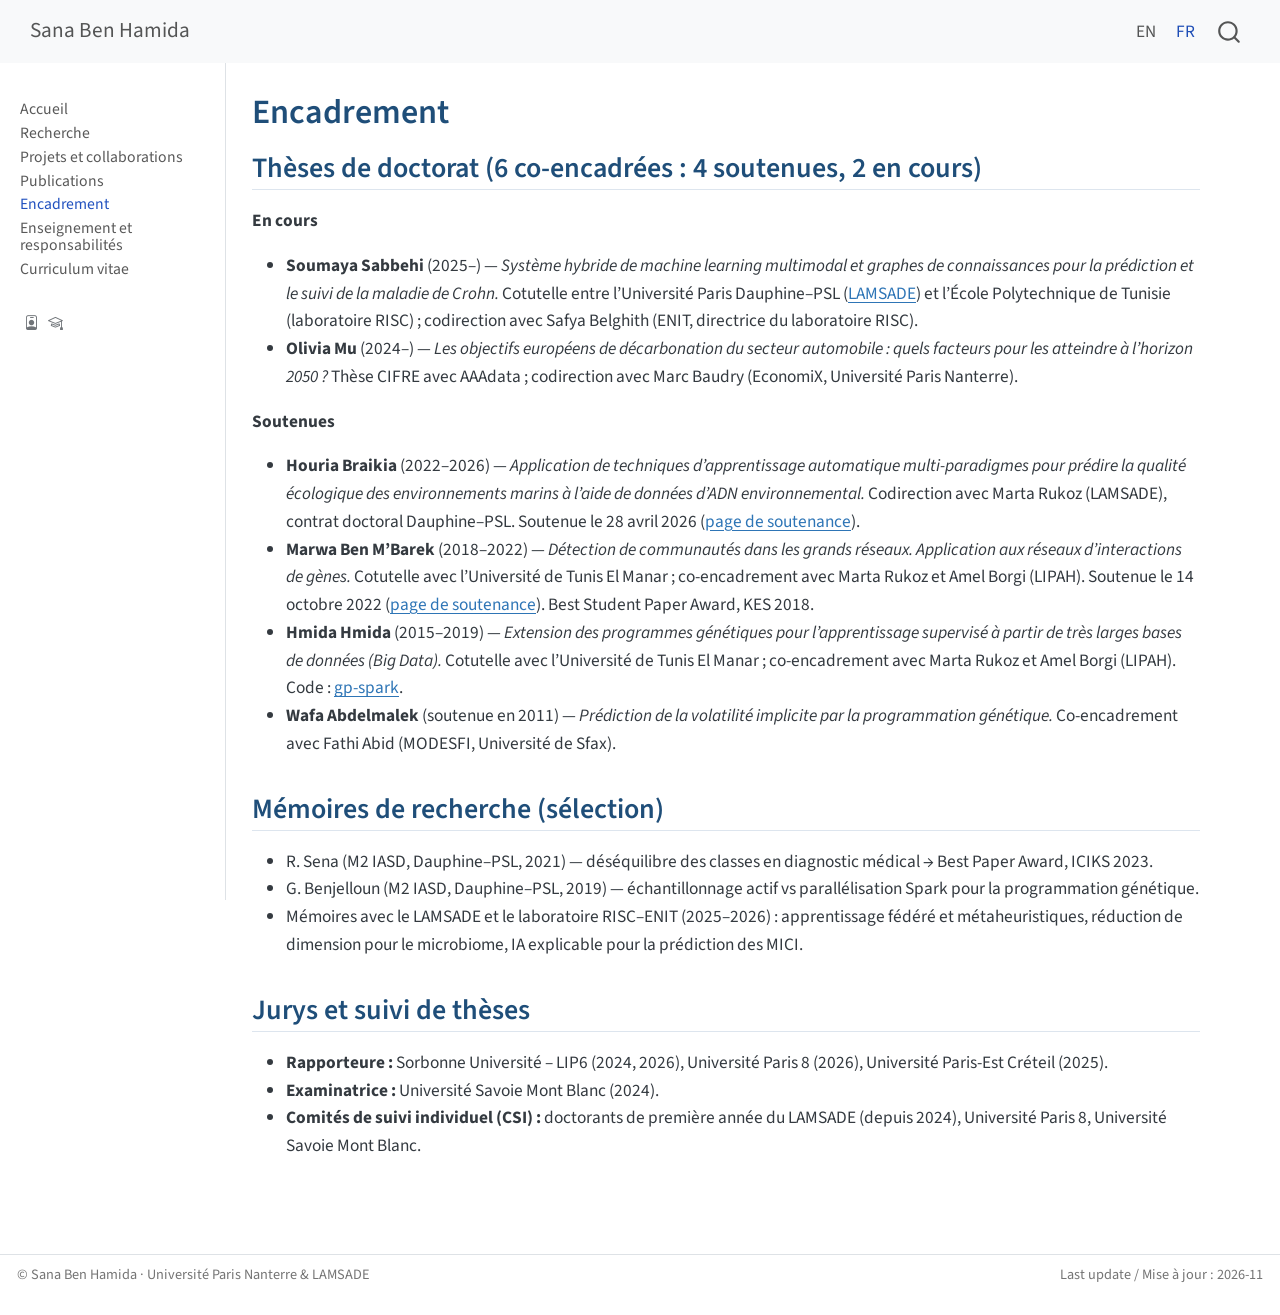
<file: fr/encadrement.html>
<!DOCTYPE html>
<html xmlns="http://www.w3.org/1999/xhtml" lang="fr" xml:lang="fr"><head>

<meta charset="utf-8">
<meta name="generator" content="quarto-1.11.9">

<meta name="viewport" content="width=device-width, initial-scale=1.0, user-scalable=yes">


<title>Encadrement – Sana Ben Hamida</title>
<style>
/* Default styles provided by pandoc.
** See https://pandoc.org/MANUAL.html#variables-for-html for config info.
*/
span.smallcaps{font-variant: small-caps;}
div.columns{display: flex; gap: 1.5em;}
div.column{flex: auto;}
@media screen {
div.columns{gap: min(4vw, 1.5em);}
div.column{overflow-x: auto;}
}
div.hanging-indent{margin-left: 1.5em; text-indent: -1.5em;}
ul.task-list{list-style: none;}
ul.task-list li input[type="checkbox"] {
  width: 0.8em;
  margin: 0 0.8em 0.2em -1em; /* quarto-specific, see https://github.com/quarto-dev/quarto-cli/issues/4556 */ 
  vertical-align: middle;
}
</style>


<script src="../site_libs/quarto-nav/quarto-nav.js"></script>
<script src="../site_libs/quarto-nav/headroom.min.js"></script>
<script src="../site_libs/clipboard/clipboard.min.js"></script>
<script src="../site_libs/quarto-search/autocomplete.umd.js"></script>
<script src="../site_libs/quarto-search/fuse.min.js"></script>
<script src="../site_libs/quarto-search/quarto-search.js"></script>
<meta name="quarto:offset" content="../">
<script src="../site_libs/quarto-html/quarto.js" type="module"></script>
<script src="../site_libs/quarto-html/tabsets/tabsets.js" type="module"></script>
<script src="../site_libs/quarto-html/scrollable-regions/scrollable-regions.js" type="module"></script>
<script src="../site_libs/quarto-html/popper.min.js"></script>
<script src="../site_libs/quarto-html/tippy.umd.min.js"></script>
<script src="../site_libs/quarto-html/anchor.min.js"></script>
<link href="../site_libs/quarto-html/tippy.css" rel="stylesheet">
<link href="../site_libs/quarto-html/quarto-syntax-highlighting-63b5708e65d6cd79cd7618c58d0c21e7.css" rel="stylesheet" id="quarto-text-highlighting-styles">
<script src="../site_libs/bootstrap/bootstrap.min.js"></script>
<link href="../site_libs/bootstrap/bootstrap-icons.css" rel="stylesheet">
<link href="../site_libs/bootstrap/bootstrap-0685aa494de57821664d12da0500b4a3.min.css" rel="stylesheet" append-hash="true" id="quarto-bootstrap" data-mode="light">
<script id="quarto-search-options" type="application/json">{
  "location": "navbar",
  "copy-button": false,
  "collapse-after": 3,
  "panel-placement": "end",
  "type": "overlay",
  "limit": 50,
  "keyboard-shortcut": [
    "f",
    "/",
    "s"
  ],
  "show-item-context": false,
  "language": {
    "search-no-results-text": "Pas de résultats",
    "search-matching-documents-text": "documents trouvés",
    "search-copy-link-title": "Copier le lien vers la recherche",
    "search-hide-matches-text": "Cacher les correspondances additionnelles",
    "search-more-match-text": "correspondance de plus dans ce document",
    "search-more-matches-text": "correspondances de plus dans ce document",
    "search-clear-button-title": "Effacer",
    "search-text-placeholder": "",
    "search-detached-cancel-button-title": "Annuler",
    "search-submit-button-title": "Envoyer",
    "search-label": "Recherche"
  }
}</script>


<link rel="stylesheet" href="../styles.css">
</head>

<body class="nav-sidebar docked nav-fixed fullcontent quarto-light"><a id="quarto-skip-link" class="visually-hidden-focusable" href="#quarto-document-content">Aller au contenu principal</a>

<div id="quarto-search-results"></div>
  <header id="quarto-header" class="headroom fixed-top">
    <nav class="navbar navbar-expand-lg " data-bs-theme="dark" aria-label="Site web">
      <div class="navbar-container container-fluid">
      <div class="navbar-brand-container mx-auto">
    <a class="navbar-brand" href="../index.html">
    <span class="navbar-title">Sana Ben Hamida</span>
    </a>
  </div>
          <button class="navbar-toggler" type="button" data-bs-toggle="collapse" data-bs-target="#navbarCollapse" aria-controls="navbarCollapse" aria-expanded="false" aria-label="Basculer la navigation" onclick="if (window.quartoToggleHeadroom) { window.quartoToggleHeadroom(); }">
  <span class="navbar-toggler-icon"></span>
</button>
          <div class="collapse navbar-collapse" id="navbarCollapse">
            <ul class="navbar-nav navbar-nav-scroll ms-auto">
  <li class="nav-item">
    <a class="nav-link" href="../index.html"> 
<span class="menu-text">EN</span></a>
  </li>  
  <li class="nav-item">
    <a class="nav-link active" href="../fr/index.html" aria-current="page"> 
<span class="menu-text">FR</span></a>
  </li>  
</ul>
          </div> <!-- /navcollapse -->
            <div class="quarto-navbar-tools">
</div>
            <div id="quarto-search" class="" title="Recherche"></div>
      </div> <!-- /container-fluid -->
    </nav>
  <nav class="quarto-secondary-nav" aria-label="Barre d'outils">
    <div class="container-fluid d-flex">
      <button type="button" class="quarto-btn-toggle btn" data-bs-toggle="collapse" role="button" data-bs-target=".quarto-sidebar-collapse-item" aria-controls="quarto-sidebar" aria-expanded="false" aria-label="Basculer la barre latérale" onclick="if (window.quartoToggleHeadroom) { window.quartoToggleHeadroom(); }">
        <i class="bi bi-layout-text-sidebar-reverse"></i>
      </button>
        <nav class="quarto-page-breadcrumbs" aria-label="Fil d'Ariane"><ol class="breadcrumb"><li class="breadcrumb-item"><a href="../fr/encadrement.html">Encadrement</a></li></ol></nav>
        <a class="flex-grow-1" data-bs-toggle="collapse" data-bs-target=".quarto-sidebar-collapse-item" onclick="if (window.quartoToggleHeadroom) { window.quartoToggleHeadroom(); }">      
        </a>
    </div>
  </nav>
</header>
<!-- content -->
<div id="quarto-content" class="quarto-container page-columns page-rows-contents page-layout-article page-navbar">
<!-- sidebar -->
  <nav id="quarto-sidebar" class="sidebar collapse collapse-horizontal quarto-sidebar-collapse-item sidebar-navigation docked overflow-auto" aria-label="Section">
        <div class="sidebar-tools-main">
    <a href="https://orcid.org/0000-0003-4202-613X" title="ORCID" class="quarto-navigation-tool px-1" aria-label="ORCID"><i class="bi bi-person-badge"></i></a>
    <a href="https://scholar.google.com/citations?user=mVT5Lk0AAAAJ" title="Google Scholar" class="quarto-navigation-tool px-1" aria-label="Google Scholar"><i class="bi bi-mortarboard"></i></a>
</div>
    <div class="sidebar-menu-container"> 
    <ul class="list-unstyled mt-1">
        <li class="sidebar-item">
  <div class="sidebar-item-container"> 
  <a href="../fr/index.html" class="sidebar-item-text sidebar-link">
 <span class="menu-text">Accueil</span></a>
  </div>
</li>
        <li class="sidebar-item">
  <div class="sidebar-item-container"> 
  <a href="../fr/recherche.html" class="sidebar-item-text sidebar-link">
 <span class="menu-text">Recherche</span></a>
  </div>
</li>
        <li class="sidebar-item">
  <div class="sidebar-item-container"> 
  <a href="../fr/projets.html" class="sidebar-item-text sidebar-link">
 <span class="menu-text">Projets et collaborations</span></a>
  </div>
</li>
        <li class="sidebar-item">
  <div class="sidebar-item-container"> 
  <a href="../fr/publications.html" class="sidebar-item-text sidebar-link">
 <span class="menu-text">Publications</span></a>
  </div>
</li>
        <li class="sidebar-item">
  <div class="sidebar-item-container"> 
  <a href="../fr/encadrement.html" class="sidebar-item-text sidebar-link active">
 <span class="menu-text">Encadrement</span></a>
  </div>
</li>
        <li class="sidebar-item">
  <div class="sidebar-item-container"> 
  <a href="../fr/enseignement.html" class="sidebar-item-text sidebar-link">
 <span class="menu-text">Enseignement et responsabilités</span></a>
  </div>
</li>
        <li class="sidebar-item">
  <div class="sidebar-item-container"> 
  <a href="../fr/cv.html" class="sidebar-item-text sidebar-link">
 <span class="menu-text">Curriculum vitae</span></a>
  </div>
</li>
    </ul>
    </div>
</nav>
<div id="quarto-sidebar-glass" class="quarto-sidebar-collapse-item" data-bs-toggle="collapse" data-bs-target=".quarto-sidebar-collapse-item"></div>
<!-- margin-sidebar -->
    
<!-- main -->
<main class="content" id="quarto-document-content" tabindex="-1">

<header id="title-block-header" class="quarto-title-block default">
<div class="quarto-title">
<h1 class="title">Encadrement</h1>
</div>



<div class="quarto-title-meta">

    
  
    
  </div>
  


</header>


<section id="thèses-de-doctorat-6-co-encadrées-4-soutenues-2-en-cours" class="level2">
<h2 class="anchored" data-anchor-id="thèses-de-doctorat-6-co-encadrées-4-soutenues-2-en-cours">Thèses de doctorat (6 co-encadrées : 4 soutenues, 2 en cours)</h2>
<p><strong>En cours</strong></p>
<ul>
<li><strong>Soumaya Sabbehi</strong> (2025–) — <em>Système hybride de machine learning multimodal et graphes de connaissances pour la prédiction et le suivi de la maladie de Crohn.</em> Cotutelle entre l’Université Paris Dauphine–PSL (<a href="https://www.lamsade.dauphine.fr">LAMSADE</a>) et l’École Polytechnique de Tunisie (laboratoire RISC) ; codirection avec Safya Belghith (ENIT, directrice du laboratoire RISC).</li>
<li><strong>Olivia Mu</strong> (2024–) — <em>Les objectifs européens de décarbonation du secteur automobile : quels facteurs pour les atteindre à l’horizon 2050 ?</em> Thèse CIFRE avec AAAdata ; codirection avec Marc Baudry (EconomiX, Université Paris Nanterre).</li>
</ul>
<p><strong>Soutenues</strong></p>
<ul>
<li><strong>Houria Braikia</strong> (2022–2026) — <em>Application de techniques d’apprentissage automatique multi-paradigmes pour prédire la qualité écologique des environnements marins à l’aide de données d’ADN environnemental.</em> Codirection avec Marta Rukoz (LAMSADE), contrat doctoral Dauphine–PSL. Soutenue le 28 avril 2026 (<a href="https://dauphine.psl.eu/formations/doctorat/soutenances/soutenance/application-de-techniques-dapprentissage-automatique-multi-paradigmes-pour-predire-la-qualite-ecologique-des-environnements-marins-a-laide-de-donnees-dadn-environnemental">page de soutenance</a>).</li>
<li><strong>Marwa Ben M’Barek</strong> (2018–2022) — <em>Détection de communautés dans les grands réseaux. Application aux réseaux d’interactions de gènes.</em> Cotutelle avec l’Université de Tunis El Manar ; co-encadrement avec Marta Rukoz et Amel Borgi (LIPAH). Soutenue le 14 octobre 2022 (<a href="https://dauphine.psl.eu/formations/doctorat/soutenances/soutenance/detection-de-communautes-dans-les-grands-reseaux-application-aux-reseaux-dinteractions-de-genes">page de soutenance</a>). Best Student Paper Award, KES 2018.</li>
<li><strong>Hmida Hmida</strong> (2015–2019) — <em>Extension des programmes génétiques pour l’apprentissage supervisé à partir de très larges bases de données (Big Data).</em> Cotutelle avec l’Université de Tunis El Manar ; co-encadrement avec Marta Rukoz et Amel Borgi (LIPAH). Code : <a href="https://github.com/hhmida/gp-spark">gp-spark</a>.</li>
<li><strong>Wafa Abdelmalek</strong> (soutenue en 2011) — <em>Prédiction de la volatilité implicite par la programmation génétique.</em> Co-encadrement avec Fathi Abid (MODESFI, Université de Sfax).</li>
</ul>
</section>
<section id="mémoires-de-recherche-sélection" class="level2">
<h2 class="anchored" data-anchor-id="mémoires-de-recherche-sélection">Mémoires de recherche (sélection)</h2>
<ul>
<li>R. Sena (M2 IASD, Dauphine–PSL, 2021) — déséquilibre des classes en diagnostic médical → Best Paper Award, ICIKS 2023.</li>
<li>G. Benjelloun (M2 IASD, Dauphine–PSL, 2019) — échantillonnage actif vs parallélisation Spark pour la programmation génétique.</li>
<li>Mémoires avec le LAMSADE et le laboratoire RISC–ENIT (2025–2026) : apprentissage fédéré et métaheuristiques, réduction de dimension pour le microbiome, IA explicable pour la prédiction des MICI.</li>
</ul>
</section>
<section id="jurys-et-suivi-de-thèses" class="level2">
<h2 class="anchored" data-anchor-id="jurys-et-suivi-de-thèses">Jurys et suivi de thèses</h2>
<ul>
<li><strong>Rapporteure :</strong> Sorbonne Université – LIP6 (2024, 2026), Université Paris 8 (2026), Université Paris-Est Créteil (2025).</li>
<li><strong>Examinatrice :</strong> Université Savoie Mont Blanc (2024).</li>
<li><strong>Comités de suivi individuel (CSI) :</strong> doctorants de première année du LAMSADE (depuis 2024), Université Paris 8, Université Savoie Mont Blanc.</li>
</ul>


</section>

</main> <!-- /main -->
<!-- Compteur de visites GoatCounter (sans cookies, sans bandeau RGPD) — tableau de bord : https://sanabenhamida.goatcounter.com -->
<script data-goatcounter="https://sanabenhamida.goatcounter.com/count" async="" src="//gc.zgo.at/count.js"></script>
<script id="quarto-html-after-body" type="application/javascript">
  window.document.addEventListener("DOMContentLoaded", function (event) {
    const icon = "";
    const anchorJS = new window.AnchorJS();
    anchorJS.options = {
      placement: 'right',
      icon: icon
    };
    anchorJS.add('.anchored');
    const isCodeAnnotation = (el) => {
      for (const clz of el.classList) {
        if (clz.startsWith('code-annotation-')) {                     
          return true;
        }
      }
      return false;
    }
    const onCopySuccess = function(e) {
      // button target
      const button = e.trigger;
      // don't keep focus
      button.blur();
      // flash "checked"
      button.classList.add('code-copy-button-checked');
      var currentTitle = button.getAttribute("title");
      button.setAttribute("title", "Copié");
      let tooltip;
      if (window.bootstrap) {
        button.setAttribute("data-bs-toggle", "tooltip");
        button.setAttribute("data-bs-placement", "left");
        button.setAttribute("data-bs-title", "Copié");
        tooltip = new bootstrap.Tooltip(button, 
          { trigger: "manual", 
            customClass: "code-copy-button-tooltip",
            offset: [0, -8]});
        tooltip.show();    
      }
      setTimeout(function() {
        if (tooltip) {
          tooltip.hide();
          button.removeAttribute("data-bs-title");
          button.removeAttribute("data-bs-toggle");
          button.removeAttribute("data-bs-placement");
        }
        button.setAttribute("title", currentTitle);
        button.classList.remove('code-copy-button-checked');
      }, 1000);
      // clear code selection
      e.clearSelection();
    }
    const getTextToCopy = function(trigger) {
      const outerScaffold = trigger.parentElement.cloneNode(true);
      const codeEl = outerScaffold.querySelector('code');
      for (const childEl of codeEl.children) {
        if (isCodeAnnotation(childEl)) {
          childEl.remove();
        }
      }
      return codeEl.innerText;
    }
    const clipboard = new window.ClipboardJS('.code-copy-button:not([data-in-quarto-modal])', {
      text: getTextToCopy
    });
    clipboard.on('success', onCopySuccess);
    if (window.document.getElementById('quarto-embedded-source-code-modal')) {
      const clipboardModal = new window.ClipboardJS('.code-copy-button[data-in-quarto-modal]', {
        text: getTextToCopy,
        container: window.document.getElementById('quarto-embedded-source-code-modal')
      });
      clipboardModal.on('success', onCopySuccess);
    }
      var localhostRegex = new RegExp(/^(?:http|https):\/\/localhost\:?[0-9]*\//);
      var mailtoRegex = new RegExp(/^mailto:/);
        var filterRegex = new RegExp("https:\/\/mbhsana\.github\.io");
      var isInternal = (href) => {
          return filterRegex.test(href) || localhostRegex.test(href) || mailtoRegex.test(href);
      }
      // Inspect non-navigation links and adorn them if external
      window.quartoDecorateExternalLinks = function (root) {
     var links = (root || window.document).querySelectorAll('a[href]:not(.nav-link):not(.navbar-brand):not(.toc-action):not(.sidebar-link):not(.sidebar-item-toggle):not(.pagination-link):not(.no-external):not([aria-hidden]):not(.dropdown-item):not(.quarto-navigation-tool):not(.about-link)');
      for (var i=0; i<links.length; i++) {
        const link = links[i];
        if (!isInternal(link.href)) {
          // undo the damage that might have been done by quarto-nav.js in the case of
          // links that we want to consider external
          if (link.dataset.originalHref !== undefined) {
            link.href = link.dataset.originalHref;
          }
          if (!link.classList.contains('no-external-icon')) {
          }
        }
      }
      };
      window.quartoDecorateExternalLinks(window.document);
    // Esc closes the popup (WCAG 1.4.13) and focus leaving both trigger and
    // popup closes it (WCAG 2.4.11); tippy handles neither for interactive popups.
    const hideOnEscAndFocusOut = {
      name: 'hideOnEscAndFocusOut',
      defaultValue: true,
      fn(instance) {
        const dismiss = () => {
          // A show scheduled by the trigger delay would otherwise reopen it
          instance.clearDelayTimeouts();
          instance.hide();
        };
        const onKeyDown = (event) => {
          if (event.key !== 'Escape') {
            return;
          }
          // Keep Esc from also reaching page handlers (e.g. reveal.js overview),
          // except an open reveal.js slide menu, which Esc should close too.
          // The menu handles keys only when its keyboard option is on.
          const menuHandlesEsc = window.Reveal?.getPlugin?.('menu')?.isOpen() &&
            window.Reveal.getConfig().menu?.keyboard !== false;
          if (!menuHandlesEsc) {
            event.stopPropagation();
          }
          if (instance.popper.contains(window.document.activeElement)) {
            // Disabled while refocusing so the focus trigger does not reopen it
            instance.disable();
            instance.reference.focus();
            instance.enable();
          }
          dismiss();
        };
        const onFocusOut = (event) => {
          const target = event.relatedTarget;
          if (target && !instance.reference.contains(target) &&
              !instance.popper.contains(target)) {
            dismiss();
          }
        };
        // On the trigger too: a click trigger (code-annotations: select) has no
        // blur handling. Attached for the instance's lifetime so leaving the
        // trigger also cancels a show still pending on the trigger delay.
        instance.reference.addEventListener('focusout', onFocusOut);
        return {
          onShow() {
            window.document.addEventListener('keydown', onKeyDown, true);
            instance.popper.addEventListener('focusout', onFocusOut);
          },
          onHide() {
            window.document.removeEventListener('keydown', onKeyDown, true);
            instance.popper.removeEventListener('focusout', onFocusOut);
          },
          onDestroy() {
            instance.reference.removeEventListener('focusout', onFocusOut);
          },
        };
      },
    };
    function tippyHover(el, contentFn, onTriggerFn, onUntriggerFn) {
      const config = {
        allowHTML: true,
        maxWidth: 500,
        delay: 100,
        arrow: false,
        appendTo: function(el) {
            return el.parentElement;
        },
        interactive: true,
        interactiveBorder: 10,
        theme: 'quarto',
        placement: 'bottom-start',
        plugins: [hideOnEscAndFocusOut],
      };
      if (contentFn) {
        config.content = contentFn;
      }
      if (onTriggerFn) {
        config.onTrigger = onTriggerFn;
      }
      if (onUntriggerFn) {
        config.onUntrigger = onUntriggerFn;
      }
      window.tippy(el, config); 
    }
    const noterefs = window.document.querySelectorAll('a[role="doc-noteref"]');
    for (var i=0; i<noterefs.length; i++) {
      const ref = noterefs[i];
      tippyHover(ref, function() {
        // use id or data attribute instead here
        let href = ref.getAttribute('data-footnote-href') || ref.getAttribute('href');
        try { href = new URL(href).hash; } catch {}
        const id = href.replace(/^#\/?/, "");
        const note = window.document.getElementById(id);
        if (note) {
          return note.innerHTML;
        } else {
          return "";
        }
      });
    }
    const xrefs = window.document.querySelectorAll('a.quarto-xref');
    const processXRef = (id, note) => {
      // Strip column container classes
      const stripColumnClz = (el) => {
        el.classList.remove("page-full", "page-columns");
        if (el.children) {
          for (const child of el.children) {
            stripColumnClz(child);
          }
        }
      }
      stripColumnClz(note)
      if (id === null || id.startsWith('sec-')) {
        // Special case sections, only their first couple elements
        const container = document.createElement("div");
        if (note.children && note.children.length > 2) {
          container.appendChild(note.children[0].cloneNode(true));
          for (let i = 1; i < note.children.length; i++) {
            const child = note.children[i];
            if (child.tagName === "P" && child.innerText === "") {
              continue;
            } else {
              container.appendChild(child.cloneNode(true));
              break;
            }
          }
          if (window.Quarto?.typesetMath) {
            window.Quarto.typesetMath(container);
          }
          return container.innerHTML
        } else {
          if (window.Quarto?.typesetMath) {
            window.Quarto.typesetMath(note);
          }
          return note.innerHTML;
        }
      } else {
        // Remove any anchor links if they are present
        const anchorLink = note.querySelector('a.anchorjs-link');
        if (anchorLink) {
          anchorLink.remove();
        }
        if (window.Quarto?.typesetMath) {
          window.Quarto.typesetMath(note);
        }
        if (note.classList.contains("callout")) {
          return note.outerHTML;
        } else {
          return note.innerHTML;
        }
      }
    }
    for (var i=0; i<xrefs.length; i++) {
      const xref = xrefs[i];
      tippyHover(xref, undefined, function(instance) {
        instance.disable();
        let url = xref.getAttribute('href');
        let hash = undefined; 
        if (url.startsWith('#')) {
          hash = url;
        } else {
          try { hash = new URL(url).hash; } catch {}
        }
        if (hash) {
          const id = hash.replace(/^#\/?/, "");
          const note = window.document.getElementById(id);
          if (note !== null) {
            try {
              const html = processXRef(id, note.cloneNode(true));
              instance.setContent(html);
            } finally {
              instance.enable();
              instance.show();
            }
          } else {
            // See if we can fetch this
            fetch(url.split('#')[0])
            .then(res => res.text())
            .then(html => {
              const parser = new DOMParser();
              const htmlDoc = parser.parseFromString(html, "text/html");
              const note = htmlDoc.getElementById(id);
              if (note !== null) {
                const html = processXRef(id, note);
                instance.setContent(html);
              } 
            }).finally(() => {
              instance.enable();
              instance.show();
            });
          }
        } else {
          // See if we can fetch a full url (with no hash to target)
          // This is a special case and we should probably do some content thinning / targeting
          fetch(url)
          .then(res => res.text())
          .then(html => {
            const parser = new DOMParser();
            const htmlDoc = parser.parseFromString(html, "text/html");
            const note = htmlDoc.querySelector('main.content');
            if (note !== null) {
              // This should only happen for chapter cross references
              // (since there is no id in the URL)
              // remove the first header
              if (note.children.length > 0 && note.children[0].tagName === "HEADER") {
                note.children[0].remove();
              }
              const html = processXRef(null, note);
              instance.setContent(html);
            } 
          }).finally(() => {
            instance.enable();
            instance.show();
          });
        }
      }, function(instance) {
      });
    }
        let selectedAnnoteEl;
        const selectorForAnnotation = ( cell, annotation) => {
          let cellAttr = 'data-code-cell="' + cell + '"';
          let lineAttr = 'data-code-annotation="' +  annotation + '"';
          const selector = 'span[' + cellAttr + '][' + lineAttr + ']';
          return selector;
        }
        const selectCodeLines = (annoteEl) => {
          const doc = window.document;
          const targetCell = annoteEl.getAttribute("data-target-cell");
          const targetAnnotation = annoteEl.getAttribute("data-target-annotation");
          const annoteSpan = window.document.querySelector(selectorForAnnotation(targetCell, targetAnnotation));
          const lines = annoteSpan.getAttribute("data-code-lines").split(",");
          const lineIds = lines.map((line) => {
            return targetCell + "-" + line;
          })
          // Each band is positioned against its own containing block, which is
          // not the offsetParent of the lines, so place it from client rects.
          const placeBand = (band, firstEl, lastEl, codeBlock) => {
            const container = band.offsetParent;
            if (container === null) {
              return;
            }
            const containerRect = container.getBoundingClientRect();
            // Reveal.js scales slides with a transform, so convert client
            // pixels back to the CSS pixels of the container.
            const scale = containerRect.height / container.offsetHeight || 1;
            const firstRect = firstEl.getBoundingClientRect();
            const lastRect = lastEl.getBoundingClientRect();
            const top = (firstRect.top - containerRect.top) / scale - container.clientTop + container.scrollTop;
            const height = (lastRect.bottom - firstRect.top) / scale;
            band.style.top = top - 2 + "px";
            band.style.height = height + 4 + "px";
            if (codeBlock) {
              // Without the copy button wrapper, the containing block is wider
              // than the code block, so span the code block explicitly.
              const blockRect = codeBlock.getBoundingClientRect();
              band.style.left = (blockRect.left - containerRect.left) / scale - container.clientLeft + container.scrollLeft + "px";
              band.style.width = blockRect.width / scale + "px";
            }
          };
          if (lineIds.length > 0) {
            const el = window.document.getElementById(lineIds[0]);
            const lastEl = window.document.getElementById(lineIds[lineIds.length - 1]);
            const parent = el.parentElement.parentElement;
            // cook up a div (if necessary) and position it
            let div = window.document.getElementById("code-annotation-line-highlight");
            if (div === null) {
              div = window.document.createElement("div");
              div.setAttribute("id", "code-annotation-line-highlight");
              div.style.position = 'absolute';
              parent.appendChild(div);
            }
            placeBand(div, el, lastEl, parent.closest("div.sourceCode") || parent);
            let gutterDiv = window.document.getElementById("code-annotation-line-highlight-gutter");
            if (gutterDiv === null) {
              gutterDiv = window.document.createElement("div");
              gutterDiv.setAttribute("id", "code-annotation-line-highlight-gutter");
              gutterDiv.style.position = 'absolute';
              const codeCell = window.document.getElementById(targetCell);
              const gutter = codeCell.querySelector('.code-annotation-gutter');
              gutter.appendChild(gutterDiv);
            }
            placeBand(gutterDiv, el, lastEl);
            selectedAnnoteEl = annoteEl;
          }
        };
        const unselectCodeLines = () => {
          const elementsIds = ["code-annotation-line-highlight", "code-annotation-line-highlight-gutter"];
          elementsIds.forEach((elId) => {
            const div = window.document.getElementById(elId);
            if (div) {
              div.remove();
            }
          });
          selectedAnnoteEl = undefined;
        };
          // Handle positioning of the toggle
      window.addEventListener(
        "resize",
        throttle(() => {
          elRect = undefined;
          if (selectedAnnoteEl) {
            selectCodeLines(selectedAnnoteEl);
          }
        }, 10)
      );
      function throttle(fn, ms) {
      let throttle = false;
      let timer;
        return (...args) => {
          if(!throttle) { // first call gets through
              fn.apply(this, args);
              throttle = true;
          } else { // all the others get throttled
              if(timer) clearTimeout(timer); // cancel #2
              timer = setTimeout(() => {
                fn.apply(this, args);
                timer = throttle = false;
              }, ms);
          }
        };
      }
        // Attach click handler to the DT
        const annoteDls = window.document.querySelectorAll('dt[data-target-cell]');
        for (const annoteDlNode of annoteDls) {
          annoteDlNode.addEventListener('click', (event) => {
            const clickedEl = event.target;
            if (clickedEl !== selectedAnnoteEl) {
              unselectCodeLines();
              const activeEl = window.document.querySelector('dt[data-target-cell].code-annotation-active');
              if (activeEl) {
                activeEl.classList.remove('code-annotation-active');
              }
              selectCodeLines(clickedEl);
              clickedEl.classList.add('code-annotation-active');
            } else {
              // Unselect the line
              unselectCodeLines();
              clickedEl.classList.remove('code-annotation-active');
            }
          });
        }
    const findCites = (el) => {
      const parentEl = el.parentElement;
      if (parentEl) {
        const cites = parentEl.dataset.cites;
        if (cites) {
          return {
            el,
            cites: cites.split(' ')
          };
        } else {
          return findCites(el.parentElement)
        }
      } else {
        return undefined;
      }
    };
    var bibliorefs = window.document.querySelectorAll('a[role="doc-biblioref"]');
    for (var i=0; i<bibliorefs.length; i++) {
      const ref = bibliorefs[i];
      const citeInfo = findCites(ref);
      if (citeInfo) {
        tippyHover(citeInfo.el, function() {
          var popup = window.document.createElement('div');
          citeInfo.cites.forEach(function(cite) {
            var citeDiv = window.document.createElement('div');
            citeDiv.classList.add('hanging-indent');
            citeDiv.classList.add('csl-entry');
            var biblioDiv = window.document.getElementById('ref-' + cite);
            if (biblioDiv) {
              citeDiv.innerHTML = biblioDiv.innerHTML;
            }
            popup.appendChild(citeDiv);
          });
          return popup.innerHTML;
        });
      }
    }
  });
  </script>
  <script type="application/javascript">
  window.quartoScrollableRegionsLabels = {"code":"Code défilable","output":"Sortie défilable"};
  </script>
</div> <!-- /content -->
<footer class="footer">
  <div class="nav-footer">
    <div class="nav-footer-left">
<p>© Sana Ben Hamida · Université Paris Nanterre &amp; LAMSADE</p>
</div>   
    <div class="nav-footer-center">
      &nbsp;
    </div>
    <div class="nav-footer-right">
<p>Last update / Mise à jour : 2026-11</p>
</div>
  </div>
</footer>




</body></html>
</file>
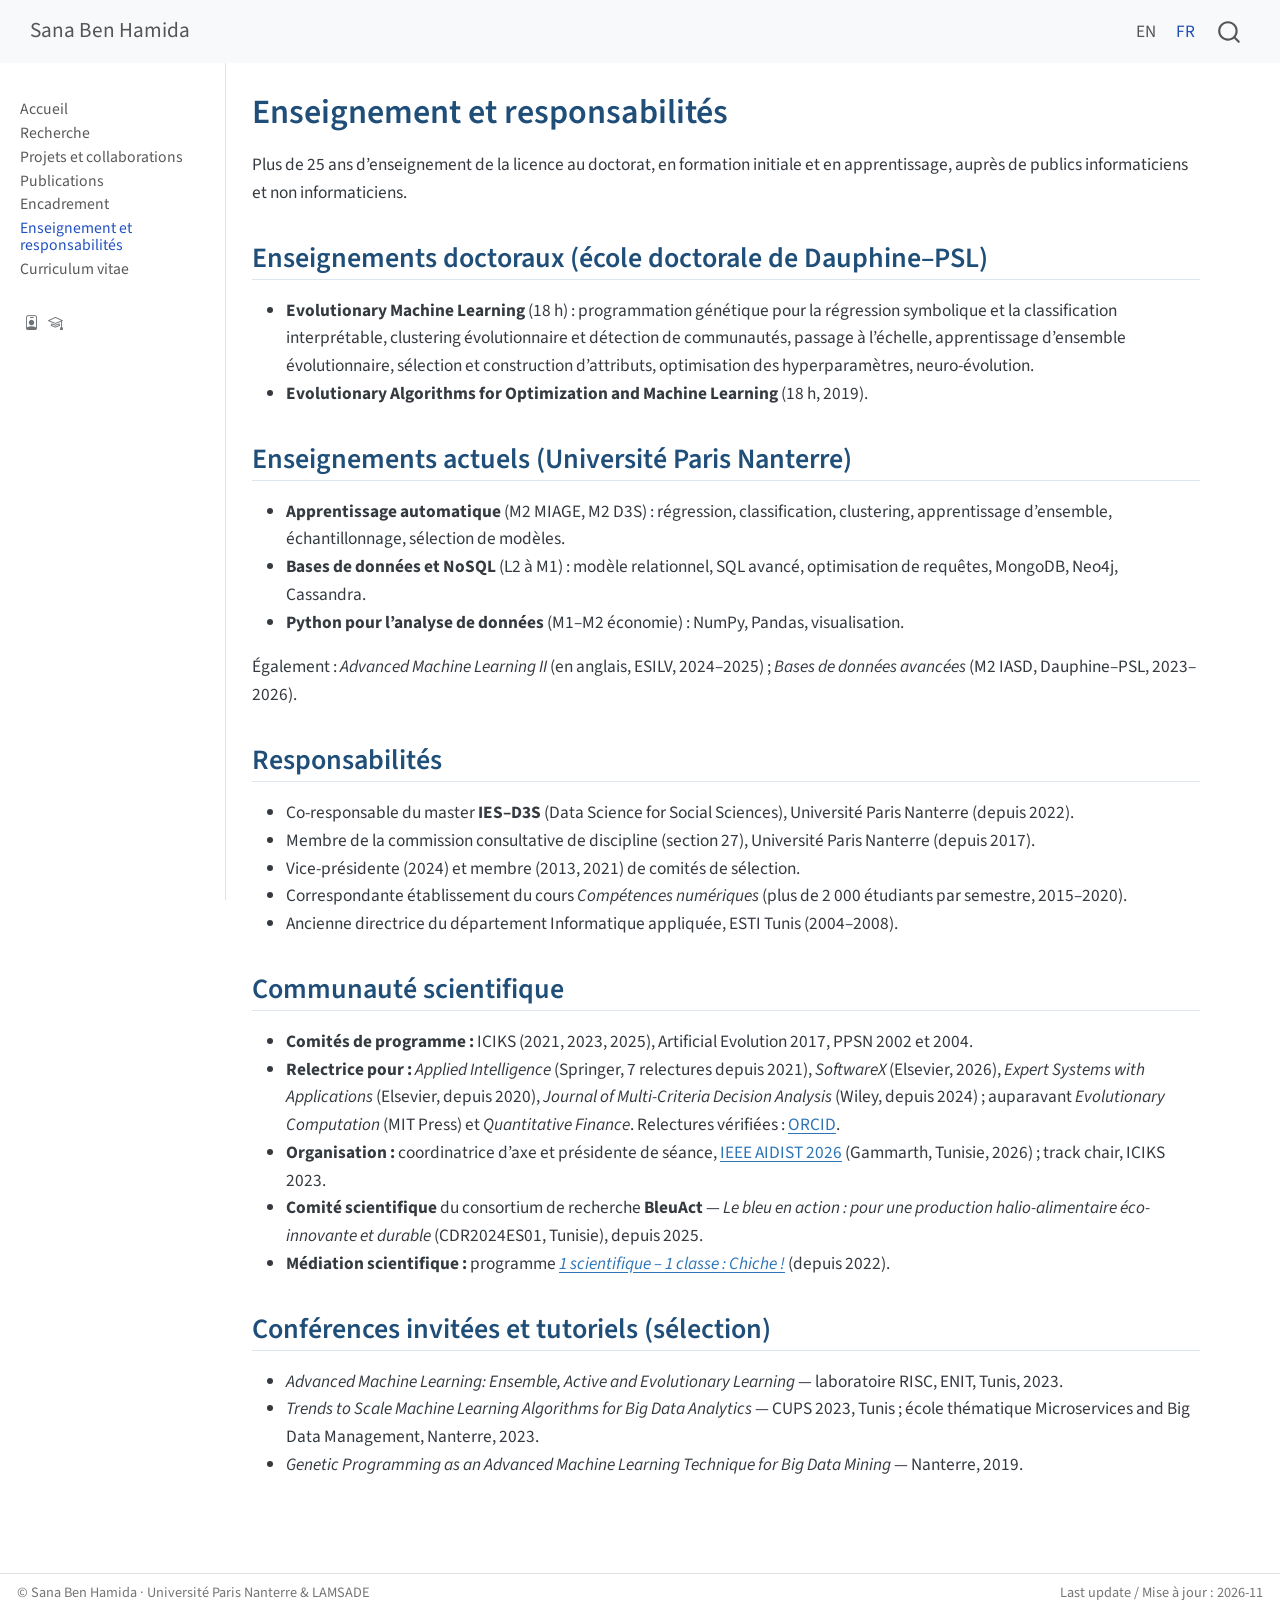
<file: fr/enseignement.html>
<!DOCTYPE html>
<html xmlns="http://www.w3.org/1999/xhtml" lang="fr" xml:lang="fr"><head>

<meta charset="utf-8">
<meta name="generator" content="quarto-1.11.9">

<meta name="viewport" content="width=device-width, initial-scale=1.0, user-scalable=yes">


<title>Enseignement et responsabilités – Sana Ben Hamida</title>
<style>
/* Default styles provided by pandoc.
** See https://pandoc.org/MANUAL.html#variables-for-html for config info.
*/
span.smallcaps{font-variant: small-caps;}
div.columns{display: flex; gap: 1.5em;}
div.column{flex: auto;}
@media screen {
div.columns{gap: min(4vw, 1.5em);}
div.column{overflow-x: auto;}
}
div.hanging-indent{margin-left: 1.5em; text-indent: -1.5em;}
ul.task-list{list-style: none;}
ul.task-list li input[type="checkbox"] {
  width: 0.8em;
  margin: 0 0.8em 0.2em -1em; /* quarto-specific, see https://github.com/quarto-dev/quarto-cli/issues/4556 */ 
  vertical-align: middle;
}
</style>


<script src="../site_libs/quarto-nav/quarto-nav.js"></script>
<script src="../site_libs/quarto-nav/headroom.min.js"></script>
<script src="../site_libs/clipboard/clipboard.min.js"></script>
<script src="../site_libs/quarto-search/autocomplete.umd.js"></script>
<script src="../site_libs/quarto-search/fuse.min.js"></script>
<script src="../site_libs/quarto-search/quarto-search.js"></script>
<meta name="quarto:offset" content="../">
<script src="../site_libs/quarto-html/quarto.js" type="module"></script>
<script src="../site_libs/quarto-html/tabsets/tabsets.js" type="module"></script>
<script src="../site_libs/quarto-html/scrollable-regions/scrollable-regions.js" type="module"></script>
<script src="../site_libs/quarto-html/popper.min.js"></script>
<script src="../site_libs/quarto-html/tippy.umd.min.js"></script>
<script src="../site_libs/quarto-html/anchor.min.js"></script>
<link href="../site_libs/quarto-html/tippy.css" rel="stylesheet">
<link href="../site_libs/quarto-html/quarto-syntax-highlighting-63b5708e65d6cd79cd7618c58d0c21e7.css" rel="stylesheet" id="quarto-text-highlighting-styles">
<script src="../site_libs/bootstrap/bootstrap.min.js"></script>
<link href="../site_libs/bootstrap/bootstrap-icons.css" rel="stylesheet">
<link href="../site_libs/bootstrap/bootstrap-0685aa494de57821664d12da0500b4a3.min.css" rel="stylesheet" append-hash="true" id="quarto-bootstrap" data-mode="light">
<script id="quarto-search-options" type="application/json">{
  "location": "navbar",
  "copy-button": false,
  "collapse-after": 3,
  "panel-placement": "end",
  "type": "overlay",
  "limit": 50,
  "keyboard-shortcut": [
    "f",
    "/",
    "s"
  ],
  "show-item-context": false,
  "language": {
    "search-no-results-text": "Pas de résultats",
    "search-matching-documents-text": "documents trouvés",
    "search-copy-link-title": "Copier le lien vers la recherche",
    "search-hide-matches-text": "Cacher les correspondances additionnelles",
    "search-more-match-text": "correspondance de plus dans ce document",
    "search-more-matches-text": "correspondances de plus dans ce document",
    "search-clear-button-title": "Effacer",
    "search-text-placeholder": "",
    "search-detached-cancel-button-title": "Annuler",
    "search-submit-button-title": "Envoyer",
    "search-label": "Recherche"
  }
}</script>


<link rel="stylesheet" href="../styles.css">
</head>

<body class="nav-sidebar docked nav-fixed fullcontent quarto-light"><a id="quarto-skip-link" class="visually-hidden-focusable" href="#quarto-document-content">Aller au contenu principal</a>

<div id="quarto-search-results"></div>
  <header id="quarto-header" class="headroom fixed-top">
    <nav class="navbar navbar-expand-lg " data-bs-theme="dark" aria-label="Site web">
      <div class="navbar-container container-fluid">
      <div class="navbar-brand-container mx-auto">
    <a class="navbar-brand" href="../index.html">
    <span class="navbar-title">Sana Ben Hamida</span>
    </a>
  </div>
          <button class="navbar-toggler" type="button" data-bs-toggle="collapse" data-bs-target="#navbarCollapse" aria-controls="navbarCollapse" aria-expanded="false" aria-label="Basculer la navigation" onclick="if (window.quartoToggleHeadroom) { window.quartoToggleHeadroom(); }">
  <span class="navbar-toggler-icon"></span>
</button>
          <div class="collapse navbar-collapse" id="navbarCollapse">
            <ul class="navbar-nav navbar-nav-scroll ms-auto">
  <li class="nav-item">
    <a class="nav-link" href="../index.html"> 
<span class="menu-text">EN</span></a>
  </li>  
  <li class="nav-item">
    <a class="nav-link active" href="../fr/index.html" aria-current="page"> 
<span class="menu-text">FR</span></a>
  </li>  
</ul>
          </div> <!-- /navcollapse -->
            <div class="quarto-navbar-tools">
</div>
            <div id="quarto-search" class="" title="Recherche"></div>
      </div> <!-- /container-fluid -->
    </nav>
  <nav class="quarto-secondary-nav" aria-label="Barre d'outils">
    <div class="container-fluid d-flex">
      <button type="button" class="quarto-btn-toggle btn" data-bs-toggle="collapse" role="button" data-bs-target=".quarto-sidebar-collapse-item" aria-controls="quarto-sidebar" aria-expanded="false" aria-label="Basculer la barre latérale" onclick="if (window.quartoToggleHeadroom) { window.quartoToggleHeadroom(); }">
        <i class="bi bi-layout-text-sidebar-reverse"></i>
      </button>
        <nav class="quarto-page-breadcrumbs" aria-label="Fil d'Ariane"><ol class="breadcrumb"><li class="breadcrumb-item"><a href="../fr/enseignement.html">Enseignement et responsabilités</a></li></ol></nav>
        <a class="flex-grow-1" data-bs-toggle="collapse" data-bs-target=".quarto-sidebar-collapse-item" onclick="if (window.quartoToggleHeadroom) { window.quartoToggleHeadroom(); }">      
        </a>
    </div>
  </nav>
</header>
<!-- content -->
<div id="quarto-content" class="quarto-container page-columns page-rows-contents page-layout-article page-navbar">
<!-- sidebar -->
  <nav id="quarto-sidebar" class="sidebar collapse collapse-horizontal quarto-sidebar-collapse-item sidebar-navigation docked overflow-auto" aria-label="Section">
        <div class="sidebar-tools-main">
    <a href="https://orcid.org/0000-0003-4202-613X" title="ORCID" class="quarto-navigation-tool px-1" aria-label="ORCID"><i class="bi bi-person-badge"></i></a>
    <a href="https://scholar.google.com/citations?user=mVT5Lk0AAAAJ" title="Google Scholar" class="quarto-navigation-tool px-1" aria-label="Google Scholar"><i class="bi bi-mortarboard"></i></a>
</div>
    <div class="sidebar-menu-container"> 
    <ul class="list-unstyled mt-1">
        <li class="sidebar-item">
  <div class="sidebar-item-container"> 
  <a href="../fr/index.html" class="sidebar-item-text sidebar-link">
 <span class="menu-text">Accueil</span></a>
  </div>
</li>
        <li class="sidebar-item">
  <div class="sidebar-item-container"> 
  <a href="../fr/recherche.html" class="sidebar-item-text sidebar-link">
 <span class="menu-text">Recherche</span></a>
  </div>
</li>
        <li class="sidebar-item">
  <div class="sidebar-item-container"> 
  <a href="../fr/projets.html" class="sidebar-item-text sidebar-link">
 <span class="menu-text">Projets et collaborations</span></a>
  </div>
</li>
        <li class="sidebar-item">
  <div class="sidebar-item-container"> 
  <a href="../fr/publications.html" class="sidebar-item-text sidebar-link">
 <span class="menu-text">Publications</span></a>
  </div>
</li>
        <li class="sidebar-item">
  <div class="sidebar-item-container"> 
  <a href="../fr/encadrement.html" class="sidebar-item-text sidebar-link">
 <span class="menu-text">Encadrement</span></a>
  </div>
</li>
        <li class="sidebar-item">
  <div class="sidebar-item-container"> 
  <a href="../fr/enseignement.html" class="sidebar-item-text sidebar-link active">
 <span class="menu-text">Enseignement et responsabilités</span></a>
  </div>
</li>
        <li class="sidebar-item">
  <div class="sidebar-item-container"> 
  <a href="../fr/cv.html" class="sidebar-item-text sidebar-link">
 <span class="menu-text">Curriculum vitae</span></a>
  </div>
</li>
    </ul>
    </div>
</nav>
<div id="quarto-sidebar-glass" class="quarto-sidebar-collapse-item" data-bs-toggle="collapse" data-bs-target=".quarto-sidebar-collapse-item"></div>
<!-- margin-sidebar -->
    
<!-- main -->
<main class="content" id="quarto-document-content" tabindex="-1">

<header id="title-block-header" class="quarto-title-block default">
<div class="quarto-title">
<h1 class="title">Enseignement et responsabilités</h1>
</div>



<div class="quarto-title-meta">

    
  
    
  </div>
  


</header>


<p>Plus de 25 ans d’enseignement de la licence au doctorat, en formation initiale et en apprentissage, auprès de publics informaticiens et non informaticiens.</p>
<section id="enseignements-doctoraux-école-doctorale-de-dauphinepsl" class="level2">
<h2 class="anchored" data-anchor-id="enseignements-doctoraux-école-doctorale-de-dauphinepsl">Enseignements doctoraux (école doctorale de Dauphine–PSL)</h2>
<ul>
<li><strong>Evolutionary Machine Learning</strong> (18 h) : programmation génétique pour la régression symbolique et la classification interprétable, clustering évolutionnaire et détection de communautés, passage à l’échelle, apprentissage d’ensemble évolutionnaire, sélection et construction d’attributs, optimisation des hyperparamètres, neuro-évolution.</li>
<li><strong>Evolutionary Algorithms for Optimization and Machine Learning</strong> (18 h, 2019).</li>
</ul>
</section>
<section id="enseignements-actuels-université-paris-nanterre" class="level2">
<h2 class="anchored" data-anchor-id="enseignements-actuels-université-paris-nanterre">Enseignements actuels (Université Paris Nanterre)</h2>
<ul>
<li><strong>Apprentissage automatique</strong> (M2 MIAGE, M2 D3S) : régression, classification, clustering, apprentissage d’ensemble, échantillonnage, sélection de modèles.</li>
<li><strong>Bases de données et NoSQL</strong> (L2 à M1) : modèle relationnel, SQL avancé, optimisation de requêtes, MongoDB, Neo4j, Cassandra.</li>
<li><strong>Python pour l’analyse de données</strong> (M1–M2 économie) : NumPy, Pandas, visualisation.</li>
</ul>
<p>Également : <em>Advanced Machine Learning II</em> (en anglais, ESILV, 2024–2025) ; <em>Bases de données avancées</em> (M2 IASD, Dauphine–PSL, 2023–2026).</p>
</section>
<section id="responsabilités" class="level2">
<h2 class="anchored" data-anchor-id="responsabilités">Responsabilités</h2>
<ul>
<li>Co-responsable du master <strong>IES–D3S</strong> (Data Science for Social Sciences), Université Paris Nanterre (depuis 2022).</li>
<li>Membre de la commission consultative de discipline (section 27), Université Paris Nanterre (depuis 2017).</li>
<li>Vice-présidente (2024) et membre (2013, 2021) de comités de sélection.</li>
<li>Correspondante établissement du cours <em>Compétences numériques</em> (plus de 2 000 étudiants par semestre, 2015–2020).</li>
<li>Ancienne directrice du département Informatique appliquée, ESTI Tunis (2004–2008).</li>
</ul>
</section>
<section id="communauté-scientifique" class="level2">
<h2 class="anchored" data-anchor-id="communauté-scientifique">Communauté scientifique</h2>
<ul>
<li><strong>Comités de programme :</strong> ICIKS (2021, 2023, 2025), Artificial Evolution 2017, PPSN 2002 et 2004.</li>
<li><strong>Relectrice pour :</strong> <em>Applied Intelligence</em> (Springer, 7 relectures depuis 2021), <em>SoftwareX</em> (Elsevier, 2026), <em>Expert Systems with Applications</em> (Elsevier, depuis 2020), <em>Journal of Multi-Criteria Decision Analysis</em> (Wiley, depuis 2024) ; auparavant <em>Evolutionary Computation</em> (MIT Press) et <em>Quantitative Finance</em>. Relectures vérifiées : <a href="https://orcid.org/0000-0003-4202-613X">ORCID</a>.</li>
<li><strong>Organisation :</strong> coordinatrice d’axe et présidente de séance, <a href="https://forumtunisieneducation.org/programme-du-colloque-aidist-2026-intelligence-artificielle/">IEEE AIDIST 2026</a> (Gammarth, Tunisie, 2026) ; track chair, ICIKS 2023.</li>
<li><strong>Comité scientifique</strong> du consortium de recherche <strong>BleuAct</strong> — <em>Le bleu en action : pour une production halio-alimentaire éco-innovante et durable</em> (CDR2024ES01, Tunisie), depuis 2025.</li>
<li><strong>Médiation scientifique :</strong> programme <a href="https://chiche.inria.fr"><em>1 scientifique – 1 classe : Chiche !</em></a> (depuis 2022).</li>
</ul>
</section>
<section id="conférences-invitées-et-tutoriels-sélection" class="level2">
<h2 class="anchored" data-anchor-id="conférences-invitées-et-tutoriels-sélection">Conférences invitées et tutoriels (sélection)</h2>
<ul>
<li><em>Advanced Machine Learning: Ensemble, Active and Evolutionary Learning</em> — laboratoire RISC, ENIT, Tunis, 2023.</li>
<li><em>Trends to Scale Machine Learning Algorithms for Big Data Analytics</em> — CUPS 2023, Tunis ; école thématique Microservices and Big Data Management, Nanterre, 2023.</li>
<li><em>Genetic Programming as an Advanced Machine Learning Technique for Big Data Mining</em> — Nanterre, 2019.</li>
</ul>


</section>

</main> <!-- /main -->
<!-- Compteur de visites GoatCounter (sans cookies, sans bandeau RGPD) — tableau de bord : https://sanabenhamida.goatcounter.com -->
<script data-goatcounter="https://sanabenhamida.goatcounter.com/count" async="" src="//gc.zgo.at/count.js"></script>
<script id="quarto-html-after-body" type="application/javascript">
  window.document.addEventListener("DOMContentLoaded", function (event) {
    const icon = "";
    const anchorJS = new window.AnchorJS();
    anchorJS.options = {
      placement: 'right',
      icon: icon
    };
    anchorJS.add('.anchored');
    const isCodeAnnotation = (el) => {
      for (const clz of el.classList) {
        if (clz.startsWith('code-annotation-')) {                     
          return true;
        }
      }
      return false;
    }
    const onCopySuccess = function(e) {
      // button target
      const button = e.trigger;
      // don't keep focus
      button.blur();
      // flash "checked"
      button.classList.add('code-copy-button-checked');
      var currentTitle = button.getAttribute("title");
      button.setAttribute("title", "Copié");
      let tooltip;
      if (window.bootstrap) {
        button.setAttribute("data-bs-toggle", "tooltip");
        button.setAttribute("data-bs-placement", "left");
        button.setAttribute("data-bs-title", "Copié");
        tooltip = new bootstrap.Tooltip(button, 
          { trigger: "manual", 
            customClass: "code-copy-button-tooltip",
            offset: [0, -8]});
        tooltip.show();    
      }
      setTimeout(function() {
        if (tooltip) {
          tooltip.hide();
          button.removeAttribute("data-bs-title");
          button.removeAttribute("data-bs-toggle");
          button.removeAttribute("data-bs-placement");
        }
        button.setAttribute("title", currentTitle);
        button.classList.remove('code-copy-button-checked');
      }, 1000);
      // clear code selection
      e.clearSelection();
    }
    const getTextToCopy = function(trigger) {
      const outerScaffold = trigger.parentElement.cloneNode(true);
      const codeEl = outerScaffold.querySelector('code');
      for (const childEl of codeEl.children) {
        if (isCodeAnnotation(childEl)) {
          childEl.remove();
        }
      }
      return codeEl.innerText;
    }
    const clipboard = new window.ClipboardJS('.code-copy-button:not([data-in-quarto-modal])', {
      text: getTextToCopy
    });
    clipboard.on('success', onCopySuccess);
    if (window.document.getElementById('quarto-embedded-source-code-modal')) {
      const clipboardModal = new window.ClipboardJS('.code-copy-button[data-in-quarto-modal]', {
        text: getTextToCopy,
        container: window.document.getElementById('quarto-embedded-source-code-modal')
      });
      clipboardModal.on('success', onCopySuccess);
    }
      var localhostRegex = new RegExp(/^(?:http|https):\/\/localhost\:?[0-9]*\//);
      var mailtoRegex = new RegExp(/^mailto:/);
        var filterRegex = new RegExp("https:\/\/mbhsana\.github\.io");
      var isInternal = (href) => {
          return filterRegex.test(href) || localhostRegex.test(href) || mailtoRegex.test(href);
      }
      // Inspect non-navigation links and adorn them if external
      window.quartoDecorateExternalLinks = function (root) {
     var links = (root || window.document).querySelectorAll('a[href]:not(.nav-link):not(.navbar-brand):not(.toc-action):not(.sidebar-link):not(.sidebar-item-toggle):not(.pagination-link):not(.no-external):not([aria-hidden]):not(.dropdown-item):not(.quarto-navigation-tool):not(.about-link)');
      for (var i=0; i<links.length; i++) {
        const link = links[i];
        if (!isInternal(link.href)) {
          // undo the damage that might have been done by quarto-nav.js in the case of
          // links that we want to consider external
          if (link.dataset.originalHref !== undefined) {
            link.href = link.dataset.originalHref;
          }
          if (!link.classList.contains('no-external-icon')) {
          }
        }
      }
      };
      window.quartoDecorateExternalLinks(window.document);
    // Esc closes the popup (WCAG 1.4.13) and focus leaving both trigger and
    // popup closes it (WCAG 2.4.11); tippy handles neither for interactive popups.
    const hideOnEscAndFocusOut = {
      name: 'hideOnEscAndFocusOut',
      defaultValue: true,
      fn(instance) {
        const dismiss = () => {
          // A show scheduled by the trigger delay would otherwise reopen it
          instance.clearDelayTimeouts();
          instance.hide();
        };
        const onKeyDown = (event) => {
          if (event.key !== 'Escape') {
            return;
          }
          // Keep Esc from also reaching page handlers (e.g. reveal.js overview),
          // except an open reveal.js slide menu, which Esc should close too.
          // The menu handles keys only when its keyboard option is on.
          const menuHandlesEsc = window.Reveal?.getPlugin?.('menu')?.isOpen() &&
            window.Reveal.getConfig().menu?.keyboard !== false;
          if (!menuHandlesEsc) {
            event.stopPropagation();
          }
          if (instance.popper.contains(window.document.activeElement)) {
            // Disabled while refocusing so the focus trigger does not reopen it
            instance.disable();
            instance.reference.focus();
            instance.enable();
          }
          dismiss();
        };
        const onFocusOut = (event) => {
          const target = event.relatedTarget;
          if (target && !instance.reference.contains(target) &&
              !instance.popper.contains(target)) {
            dismiss();
          }
        };
        // On the trigger too: a click trigger (code-annotations: select) has no
        // blur handling. Attached for the instance's lifetime so leaving the
        // trigger also cancels a show still pending on the trigger delay.
        instance.reference.addEventListener('focusout', onFocusOut);
        return {
          onShow() {
            window.document.addEventListener('keydown', onKeyDown, true);
            instance.popper.addEventListener('focusout', onFocusOut);
          },
          onHide() {
            window.document.removeEventListener('keydown', onKeyDown, true);
            instance.popper.removeEventListener('focusout', onFocusOut);
          },
          onDestroy() {
            instance.reference.removeEventListener('focusout', onFocusOut);
          },
        };
      },
    };
    function tippyHover(el, contentFn, onTriggerFn, onUntriggerFn) {
      const config = {
        allowHTML: true,
        maxWidth: 500,
        delay: 100,
        arrow: false,
        appendTo: function(el) {
            return el.parentElement;
        },
        interactive: true,
        interactiveBorder: 10,
        theme: 'quarto',
        placement: 'bottom-start',
        plugins: [hideOnEscAndFocusOut],
      };
      if (contentFn) {
        config.content = contentFn;
      }
      if (onTriggerFn) {
        config.onTrigger = onTriggerFn;
      }
      if (onUntriggerFn) {
        config.onUntrigger = onUntriggerFn;
      }
      window.tippy(el, config); 
    }
    const noterefs = window.document.querySelectorAll('a[role="doc-noteref"]');
    for (var i=0; i<noterefs.length; i++) {
      const ref = noterefs[i];
      tippyHover(ref, function() {
        // use id or data attribute instead here
        let href = ref.getAttribute('data-footnote-href') || ref.getAttribute('href');
        try { href = new URL(href).hash; } catch {}
        const id = href.replace(/^#\/?/, "");
        const note = window.document.getElementById(id);
        if (note) {
          return note.innerHTML;
        } else {
          return "";
        }
      });
    }
    const xrefs = window.document.querySelectorAll('a.quarto-xref');
    const processXRef = (id, note) => {
      // Strip column container classes
      const stripColumnClz = (el) => {
        el.classList.remove("page-full", "page-columns");
        if (el.children) {
          for (const child of el.children) {
            stripColumnClz(child);
          }
        }
      }
      stripColumnClz(note)
      if (id === null || id.startsWith('sec-')) {
        // Special case sections, only their first couple elements
        const container = document.createElement("div");
        if (note.children && note.children.length > 2) {
          container.appendChild(note.children[0].cloneNode(true));
          for (let i = 1; i < note.children.length; i++) {
            const child = note.children[i];
            if (child.tagName === "P" && child.innerText === "") {
              continue;
            } else {
              container.appendChild(child.cloneNode(true));
              break;
            }
          }
          if (window.Quarto?.typesetMath) {
            window.Quarto.typesetMath(container);
          }
          return container.innerHTML
        } else {
          if (window.Quarto?.typesetMath) {
            window.Quarto.typesetMath(note);
          }
          return note.innerHTML;
        }
      } else {
        // Remove any anchor links if they are present
        const anchorLink = note.querySelector('a.anchorjs-link');
        if (anchorLink) {
          anchorLink.remove();
        }
        if (window.Quarto?.typesetMath) {
          window.Quarto.typesetMath(note);
        }
        if (note.classList.contains("callout")) {
          return note.outerHTML;
        } else {
          return note.innerHTML;
        }
      }
    }
    for (var i=0; i<xrefs.length; i++) {
      const xref = xrefs[i];
      tippyHover(xref, undefined, function(instance) {
        instance.disable();
        let url = xref.getAttribute('href');
        let hash = undefined; 
        if (url.startsWith('#')) {
          hash = url;
        } else {
          try { hash = new URL(url).hash; } catch {}
        }
        if (hash) {
          const id = hash.replace(/^#\/?/, "");
          const note = window.document.getElementById(id);
          if (note !== null) {
            try {
              const html = processXRef(id, note.cloneNode(true));
              instance.setContent(html);
            } finally {
              instance.enable();
              instance.show();
            }
          } else {
            // See if we can fetch this
            fetch(url.split('#')[0])
            .then(res => res.text())
            .then(html => {
              const parser = new DOMParser();
              const htmlDoc = parser.parseFromString(html, "text/html");
              const note = htmlDoc.getElementById(id);
              if (note !== null) {
                const html = processXRef(id, note);
                instance.setContent(html);
              } 
            }).finally(() => {
              instance.enable();
              instance.show();
            });
          }
        } else {
          // See if we can fetch a full url (with no hash to target)
          // This is a special case and we should probably do some content thinning / targeting
          fetch(url)
          .then(res => res.text())
          .then(html => {
            const parser = new DOMParser();
            const htmlDoc = parser.parseFromString(html, "text/html");
            const note = htmlDoc.querySelector('main.content');
            if (note !== null) {
              // This should only happen for chapter cross references
              // (since there is no id in the URL)
              // remove the first header
              if (note.children.length > 0 && note.children[0].tagName === "HEADER") {
                note.children[0].remove();
              }
              const html = processXRef(null, note);
              instance.setContent(html);
            } 
          }).finally(() => {
            instance.enable();
            instance.show();
          });
        }
      }, function(instance) {
      });
    }
        let selectedAnnoteEl;
        const selectorForAnnotation = ( cell, annotation) => {
          let cellAttr = 'data-code-cell="' + cell + '"';
          let lineAttr = 'data-code-annotation="' +  annotation + '"';
          const selector = 'span[' + cellAttr + '][' + lineAttr + ']';
          return selector;
        }
        const selectCodeLines = (annoteEl) => {
          const doc = window.document;
          const targetCell = annoteEl.getAttribute("data-target-cell");
          const targetAnnotation = annoteEl.getAttribute("data-target-annotation");
          const annoteSpan = window.document.querySelector(selectorForAnnotation(targetCell, targetAnnotation));
          const lines = annoteSpan.getAttribute("data-code-lines").split(",");
          const lineIds = lines.map((line) => {
            return targetCell + "-" + line;
          })
          // Each band is positioned against its own containing block, which is
          // not the offsetParent of the lines, so place it from client rects.
          const placeBand = (band, firstEl, lastEl, codeBlock) => {
            const container = band.offsetParent;
            if (container === null) {
              return;
            }
            const containerRect = container.getBoundingClientRect();
            // Reveal.js scales slides with a transform, so convert client
            // pixels back to the CSS pixels of the container.
            const scale = containerRect.height / container.offsetHeight || 1;
            const firstRect = firstEl.getBoundingClientRect();
            const lastRect = lastEl.getBoundingClientRect();
            const top = (firstRect.top - containerRect.top) / scale - container.clientTop + container.scrollTop;
            const height = (lastRect.bottom - firstRect.top) / scale;
            band.style.top = top - 2 + "px";
            band.style.height = height + 4 + "px";
            if (codeBlock) {
              // Without the copy button wrapper, the containing block is wider
              // than the code block, so span the code block explicitly.
              const blockRect = codeBlock.getBoundingClientRect();
              band.style.left = (blockRect.left - containerRect.left) / scale - container.clientLeft + container.scrollLeft + "px";
              band.style.width = blockRect.width / scale + "px";
            }
          };
          if (lineIds.length > 0) {
            const el = window.document.getElementById(lineIds[0]);
            const lastEl = window.document.getElementById(lineIds[lineIds.length - 1]);
            const parent = el.parentElement.parentElement;
            // cook up a div (if necessary) and position it
            let div = window.document.getElementById("code-annotation-line-highlight");
            if (div === null) {
              div = window.document.createElement("div");
              div.setAttribute("id", "code-annotation-line-highlight");
              div.style.position = 'absolute';
              parent.appendChild(div);
            }
            placeBand(div, el, lastEl, parent.closest("div.sourceCode") || parent);
            let gutterDiv = window.document.getElementById("code-annotation-line-highlight-gutter");
            if (gutterDiv === null) {
              gutterDiv = window.document.createElement("div");
              gutterDiv.setAttribute("id", "code-annotation-line-highlight-gutter");
              gutterDiv.style.position = 'absolute';
              const codeCell = window.document.getElementById(targetCell);
              const gutter = codeCell.querySelector('.code-annotation-gutter');
              gutter.appendChild(gutterDiv);
            }
            placeBand(gutterDiv, el, lastEl);
            selectedAnnoteEl = annoteEl;
          }
        };
        const unselectCodeLines = () => {
          const elementsIds = ["code-annotation-line-highlight", "code-annotation-line-highlight-gutter"];
          elementsIds.forEach((elId) => {
            const div = window.document.getElementById(elId);
            if (div) {
              div.remove();
            }
          });
          selectedAnnoteEl = undefined;
        };
          // Handle positioning of the toggle
      window.addEventListener(
        "resize",
        throttle(() => {
          elRect = undefined;
          if (selectedAnnoteEl) {
            selectCodeLines(selectedAnnoteEl);
          }
        }, 10)
      );
      function throttle(fn, ms) {
      let throttle = false;
      let timer;
        return (...args) => {
          if(!throttle) { // first call gets through
              fn.apply(this, args);
              throttle = true;
          } else { // all the others get throttled
              if(timer) clearTimeout(timer); // cancel #2
              timer = setTimeout(() => {
                fn.apply(this, args);
                timer = throttle = false;
              }, ms);
          }
        };
      }
        // Attach click handler to the DT
        const annoteDls = window.document.querySelectorAll('dt[data-target-cell]');
        for (const annoteDlNode of annoteDls) {
          annoteDlNode.addEventListener('click', (event) => {
            const clickedEl = event.target;
            if (clickedEl !== selectedAnnoteEl) {
              unselectCodeLines();
              const activeEl = window.document.querySelector('dt[data-target-cell].code-annotation-active');
              if (activeEl) {
                activeEl.classList.remove('code-annotation-active');
              }
              selectCodeLines(clickedEl);
              clickedEl.classList.add('code-annotation-active');
            } else {
              // Unselect the line
              unselectCodeLines();
              clickedEl.classList.remove('code-annotation-active');
            }
          });
        }
    const findCites = (el) => {
      const parentEl = el.parentElement;
      if (parentEl) {
        const cites = parentEl.dataset.cites;
        if (cites) {
          return {
            el,
            cites: cites.split(' ')
          };
        } else {
          return findCites(el.parentElement)
        }
      } else {
        return undefined;
      }
    };
    var bibliorefs = window.document.querySelectorAll('a[role="doc-biblioref"]');
    for (var i=0; i<bibliorefs.length; i++) {
      const ref = bibliorefs[i];
      const citeInfo = findCites(ref);
      if (citeInfo) {
        tippyHover(citeInfo.el, function() {
          var popup = window.document.createElement('div');
          citeInfo.cites.forEach(function(cite) {
            var citeDiv = window.document.createElement('div');
            citeDiv.classList.add('hanging-indent');
            citeDiv.classList.add('csl-entry');
            var biblioDiv = window.document.getElementById('ref-' + cite);
            if (biblioDiv) {
              citeDiv.innerHTML = biblioDiv.innerHTML;
            }
            popup.appendChild(citeDiv);
          });
          return popup.innerHTML;
        });
      }
    }
  });
  </script>
  <script type="application/javascript">
  window.quartoScrollableRegionsLabels = {"code":"Code défilable","output":"Sortie défilable"};
  </script>
</div> <!-- /content -->
<footer class="footer">
  <div class="nav-footer">
    <div class="nav-footer-left">
<p>© Sana Ben Hamida · Université Paris Nanterre &amp; LAMSADE</p>
</div>   
    <div class="nav-footer-center">
      &nbsp;
    </div>
    <div class="nav-footer-right">
<p>Last update / Mise à jour : 2026-11</p>
</div>
  </div>
</footer>




</body></html>
</file>
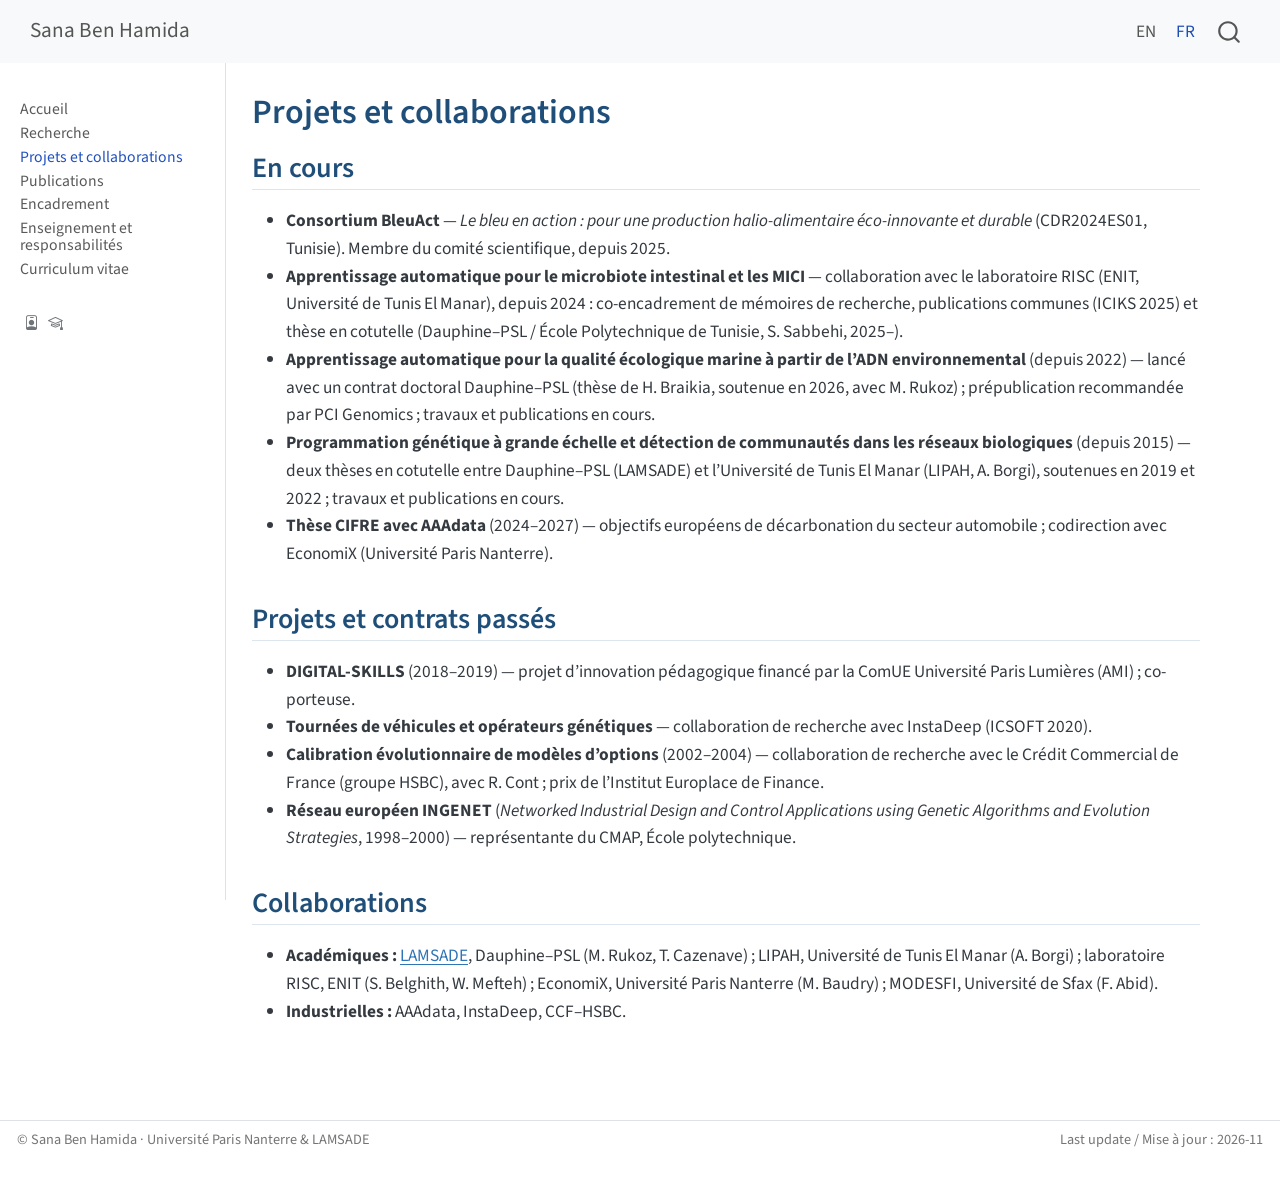
<file: fr/projets.html>
<!DOCTYPE html>
<html xmlns="http://www.w3.org/1999/xhtml" lang="fr" xml:lang="fr"><head>

<meta charset="utf-8">
<meta name="generator" content="quarto-1.11.9">

<meta name="viewport" content="width=device-width, initial-scale=1.0, user-scalable=yes">


<title>Projets et collaborations – Sana Ben Hamida</title>
<style>
/* Default styles provided by pandoc.
** See https://pandoc.org/MANUAL.html#variables-for-html for config info.
*/
span.smallcaps{font-variant: small-caps;}
div.columns{display: flex; gap: 1.5em;}
div.column{flex: auto;}
@media screen {
div.columns{gap: min(4vw, 1.5em);}
div.column{overflow-x: auto;}
}
div.hanging-indent{margin-left: 1.5em; text-indent: -1.5em;}
ul.task-list{list-style: none;}
ul.task-list li input[type="checkbox"] {
  width: 0.8em;
  margin: 0 0.8em 0.2em -1em; /* quarto-specific, see https://github.com/quarto-dev/quarto-cli/issues/4556 */ 
  vertical-align: middle;
}
</style>


<script src="../site_libs/quarto-nav/quarto-nav.js"></script>
<script src="../site_libs/quarto-nav/headroom.min.js"></script>
<script src="../site_libs/clipboard/clipboard.min.js"></script>
<script src="../site_libs/quarto-search/autocomplete.umd.js"></script>
<script src="../site_libs/quarto-search/fuse.min.js"></script>
<script src="../site_libs/quarto-search/quarto-search.js"></script>
<meta name="quarto:offset" content="../">
<script src="../site_libs/quarto-html/quarto.js" type="module"></script>
<script src="../site_libs/quarto-html/tabsets/tabsets.js" type="module"></script>
<script src="../site_libs/quarto-html/scrollable-regions/scrollable-regions.js" type="module"></script>
<script src="../site_libs/quarto-html/popper.min.js"></script>
<script src="../site_libs/quarto-html/tippy.umd.min.js"></script>
<script src="../site_libs/quarto-html/anchor.min.js"></script>
<link href="../site_libs/quarto-html/tippy.css" rel="stylesheet">
<link href="../site_libs/quarto-html/quarto-syntax-highlighting-63b5708e65d6cd79cd7618c58d0c21e7.css" rel="stylesheet" id="quarto-text-highlighting-styles">
<script src="../site_libs/bootstrap/bootstrap.min.js"></script>
<link href="../site_libs/bootstrap/bootstrap-icons.css" rel="stylesheet">
<link href="../site_libs/bootstrap/bootstrap-0685aa494de57821664d12da0500b4a3.min.css" rel="stylesheet" append-hash="true" id="quarto-bootstrap" data-mode="light">
<script id="quarto-search-options" type="application/json">{
  "location": "navbar",
  "copy-button": false,
  "collapse-after": 3,
  "panel-placement": "end",
  "type": "overlay",
  "limit": 50,
  "keyboard-shortcut": [
    "f",
    "/",
    "s"
  ],
  "show-item-context": false,
  "language": {
    "search-no-results-text": "Pas de résultats",
    "search-matching-documents-text": "documents trouvés",
    "search-copy-link-title": "Copier le lien vers la recherche",
    "search-hide-matches-text": "Cacher les correspondances additionnelles",
    "search-more-match-text": "correspondance de plus dans ce document",
    "search-more-matches-text": "correspondances de plus dans ce document",
    "search-clear-button-title": "Effacer",
    "search-text-placeholder": "",
    "search-detached-cancel-button-title": "Annuler",
    "search-submit-button-title": "Envoyer",
    "search-label": "Recherche"
  }
}</script>


<link rel="stylesheet" href="../styles.css">
</head>

<body class="nav-sidebar docked nav-fixed fullcontent quarto-light"><a id="quarto-skip-link" class="visually-hidden-focusable" href="#quarto-document-content">Aller au contenu principal</a>

<div id="quarto-search-results"></div>
  <header id="quarto-header" class="headroom fixed-top">
    <nav class="navbar navbar-expand-lg " data-bs-theme="dark" aria-label="Site web">
      <div class="navbar-container container-fluid">
      <div class="navbar-brand-container mx-auto">
    <a class="navbar-brand" href="../index.html">
    <span class="navbar-title">Sana Ben Hamida</span>
    </a>
  </div>
          <button class="navbar-toggler" type="button" data-bs-toggle="collapse" data-bs-target="#navbarCollapse" aria-controls="navbarCollapse" aria-expanded="false" aria-label="Basculer la navigation" onclick="if (window.quartoToggleHeadroom) { window.quartoToggleHeadroom(); }">
  <span class="navbar-toggler-icon"></span>
</button>
          <div class="collapse navbar-collapse" id="navbarCollapse">
            <ul class="navbar-nav navbar-nav-scroll ms-auto">
  <li class="nav-item">
    <a class="nav-link" href="../index.html"> 
<span class="menu-text">EN</span></a>
  </li>  
  <li class="nav-item">
    <a class="nav-link active" href="../fr/index.html" aria-current="page"> 
<span class="menu-text">FR</span></a>
  </li>  
</ul>
          </div> <!-- /navcollapse -->
            <div class="quarto-navbar-tools">
</div>
            <div id="quarto-search" class="" title="Recherche"></div>
      </div> <!-- /container-fluid -->
    </nav>
  <nav class="quarto-secondary-nav" aria-label="Barre d'outils">
    <div class="container-fluid d-flex">
      <button type="button" class="quarto-btn-toggle btn" data-bs-toggle="collapse" role="button" data-bs-target=".quarto-sidebar-collapse-item" aria-controls="quarto-sidebar" aria-expanded="false" aria-label="Basculer la barre latérale" onclick="if (window.quartoToggleHeadroom) { window.quartoToggleHeadroom(); }">
        <i class="bi bi-layout-text-sidebar-reverse"></i>
      </button>
        <nav class="quarto-page-breadcrumbs" aria-label="Fil d'Ariane"><ol class="breadcrumb"><li class="breadcrumb-item"><a href="../fr/projets.html">Projets et collaborations</a></li></ol></nav>
        <a class="flex-grow-1" data-bs-toggle="collapse" data-bs-target=".quarto-sidebar-collapse-item" onclick="if (window.quartoToggleHeadroom) { window.quartoToggleHeadroom(); }">      
        </a>
    </div>
  </nav>
</header>
<!-- content -->
<div id="quarto-content" class="quarto-container page-columns page-rows-contents page-layout-article page-navbar">
<!-- sidebar -->
  <nav id="quarto-sidebar" class="sidebar collapse collapse-horizontal quarto-sidebar-collapse-item sidebar-navigation docked overflow-auto" aria-label="Section">
        <div class="sidebar-tools-main">
    <a href="https://orcid.org/0000-0003-4202-613X" title="ORCID" class="quarto-navigation-tool px-1" aria-label="ORCID"><i class="bi bi-person-badge"></i></a>
    <a href="https://scholar.google.com/citations?user=mVT5Lk0AAAAJ" title="Google Scholar" class="quarto-navigation-tool px-1" aria-label="Google Scholar"><i class="bi bi-mortarboard"></i></a>
</div>
    <div class="sidebar-menu-container"> 
    <ul class="list-unstyled mt-1">
        <li class="sidebar-item">
  <div class="sidebar-item-container"> 
  <a href="../fr/index.html" class="sidebar-item-text sidebar-link">
 <span class="menu-text">Accueil</span></a>
  </div>
</li>
        <li class="sidebar-item">
  <div class="sidebar-item-container"> 
  <a href="../fr/recherche.html" class="sidebar-item-text sidebar-link">
 <span class="menu-text">Recherche</span></a>
  </div>
</li>
        <li class="sidebar-item">
  <div class="sidebar-item-container"> 
  <a href="../fr/projets.html" class="sidebar-item-text sidebar-link active">
 <span class="menu-text">Projets et collaborations</span></a>
  </div>
</li>
        <li class="sidebar-item">
  <div class="sidebar-item-container"> 
  <a href="../fr/publications.html" class="sidebar-item-text sidebar-link">
 <span class="menu-text">Publications</span></a>
  </div>
</li>
        <li class="sidebar-item">
  <div class="sidebar-item-container"> 
  <a href="../fr/encadrement.html" class="sidebar-item-text sidebar-link">
 <span class="menu-text">Encadrement</span></a>
  </div>
</li>
        <li class="sidebar-item">
  <div class="sidebar-item-container"> 
  <a href="../fr/enseignement.html" class="sidebar-item-text sidebar-link">
 <span class="menu-text">Enseignement et responsabilités</span></a>
  </div>
</li>
        <li class="sidebar-item">
  <div class="sidebar-item-container"> 
  <a href="../fr/cv.html" class="sidebar-item-text sidebar-link">
 <span class="menu-text">Curriculum vitae</span></a>
  </div>
</li>
    </ul>
    </div>
</nav>
<div id="quarto-sidebar-glass" class="quarto-sidebar-collapse-item" data-bs-toggle="collapse" data-bs-target=".quarto-sidebar-collapse-item"></div>
<!-- margin-sidebar -->
    
<!-- main -->
<main class="content" id="quarto-document-content" tabindex="-1">

<header id="title-block-header" class="quarto-title-block default">
<div class="quarto-title">
<h1 class="title">Projets et collaborations</h1>
</div>



<div class="quarto-title-meta">

    
  
    
  </div>
  


</header>


<section id="en-cours" class="level2">
<h2 class="anchored" data-anchor-id="en-cours">En cours</h2>
<ul>
<li><strong>Consortium BleuAct</strong> — <em>Le bleu en action : pour une production halio-alimentaire éco-innovante et durable</em> (CDR2024ES01, Tunisie). Membre du comité scientifique, depuis 2025.</li>
<li><strong>Apprentissage automatique pour le microbiote intestinal et les MICI</strong> — collaboration avec le laboratoire RISC (ENIT, Université de Tunis El Manar), depuis 2024 : co-encadrement de mémoires de recherche, publications communes (ICIKS 2025) et thèse en cotutelle (Dauphine–PSL / École Polytechnique de Tunisie, S. Sabbehi, 2025–).</li>
<li><strong>Apprentissage automatique pour la qualité écologique marine à partir de l’ADN environnemental</strong> (depuis 2022) — lancé avec un contrat doctoral Dauphine–PSL (thèse de H. Braikia, soutenue en 2026, avec M. Rukoz) ; prépublication recommandée par PCI Genomics ; travaux et publications en cours.</li>
<li><strong>Programmation génétique à grande échelle et détection de communautés dans les réseaux biologiques</strong> (depuis 2015) — deux thèses en cotutelle entre Dauphine–PSL (LAMSADE) et l’Université de Tunis El Manar (LIPAH, A. Borgi), soutenues en 2019 et 2022 ; travaux et publications en cours.</li>
<li><strong>Thèse CIFRE avec AAAdata</strong> (2024–2027) — objectifs européens de décarbonation du secteur automobile ; codirection avec EconomiX (Université Paris Nanterre).</li>
</ul>
</section>
<section id="projets-et-contrats-passés" class="level2">
<h2 class="anchored" data-anchor-id="projets-et-contrats-passés">Projets et contrats passés</h2>
<ul>
<li><strong>DIGITAL-SKILLS</strong> (2018–2019) — projet d’innovation pédagogique financé par la ComUE Université Paris Lumières (AMI) ; co-porteuse.</li>
<li><strong>Tournées de véhicules et opérateurs génétiques</strong> — collaboration de recherche avec InstaDeep (ICSOFT 2020).</li>
<li><strong>Calibration évolutionnaire de modèles d’options</strong> (2002–2004) — collaboration de recherche avec le Crédit Commercial de France (groupe HSBC), avec R. Cont ; prix de l’Institut Europlace de Finance.</li>
<li><strong>Réseau européen INGENET</strong> (<em>Networked Industrial Design and Control Applications using Genetic Algorithms and Evolution Strategies</em>, 1998–2000) — représentante du CMAP, École polytechnique.</li>
</ul>
</section>
<section id="collaborations" class="level2">
<h2 class="anchored" data-anchor-id="collaborations">Collaborations</h2>
<ul>
<li><strong>Académiques :</strong> <a href="https://www.lamsade.dauphine.fr">LAMSADE</a>, Dauphine–PSL (M. Rukoz, T. Cazenave) ; LIPAH, Université de Tunis El Manar (A. Borgi) ; laboratoire RISC, ENIT (S. Belghith, W. Mefteh) ; EconomiX, Université Paris Nanterre (M. Baudry) ; MODESFI, Université de Sfax (F. Abid).</li>
<li><strong>Industrielles :</strong> AAAdata, InstaDeep, CCF–HSBC.</li>
</ul>


</section>

</main> <!-- /main -->
<!-- Compteur de visites GoatCounter (sans cookies, sans bandeau RGPD) — tableau de bord : https://sanabenhamida.goatcounter.com -->
<script data-goatcounter="https://sanabenhamida.goatcounter.com/count" async="" src="//gc.zgo.at/count.js"></script>
<script id="quarto-html-after-body" type="application/javascript">
  window.document.addEventListener("DOMContentLoaded", function (event) {
    const icon = "";
    const anchorJS = new window.AnchorJS();
    anchorJS.options = {
      placement: 'right',
      icon: icon
    };
    anchorJS.add('.anchored');
    const isCodeAnnotation = (el) => {
      for (const clz of el.classList) {
        if (clz.startsWith('code-annotation-')) {                     
          return true;
        }
      }
      return false;
    }
    const onCopySuccess = function(e) {
      // button target
      const button = e.trigger;
      // don't keep focus
      button.blur();
      // flash "checked"
      button.classList.add('code-copy-button-checked');
      var currentTitle = button.getAttribute("title");
      button.setAttribute("title", "Copié");
      let tooltip;
      if (window.bootstrap) {
        button.setAttribute("data-bs-toggle", "tooltip");
        button.setAttribute("data-bs-placement", "left");
        button.setAttribute("data-bs-title", "Copié");
        tooltip = new bootstrap.Tooltip(button, 
          { trigger: "manual", 
            customClass: "code-copy-button-tooltip",
            offset: [0, -8]});
        tooltip.show();    
      }
      setTimeout(function() {
        if (tooltip) {
          tooltip.hide();
          button.removeAttribute("data-bs-title");
          button.removeAttribute("data-bs-toggle");
          button.removeAttribute("data-bs-placement");
        }
        button.setAttribute("title", currentTitle);
        button.classList.remove('code-copy-button-checked');
      }, 1000);
      // clear code selection
      e.clearSelection();
    }
    const getTextToCopy = function(trigger) {
      const outerScaffold = trigger.parentElement.cloneNode(true);
      const codeEl = outerScaffold.querySelector('code');
      for (const childEl of codeEl.children) {
        if (isCodeAnnotation(childEl)) {
          childEl.remove();
        }
      }
      return codeEl.innerText;
    }
    const clipboard = new window.ClipboardJS('.code-copy-button:not([data-in-quarto-modal])', {
      text: getTextToCopy
    });
    clipboard.on('success', onCopySuccess);
    if (window.document.getElementById('quarto-embedded-source-code-modal')) {
      const clipboardModal = new window.ClipboardJS('.code-copy-button[data-in-quarto-modal]', {
        text: getTextToCopy,
        container: window.document.getElementById('quarto-embedded-source-code-modal')
      });
      clipboardModal.on('success', onCopySuccess);
    }
      var localhostRegex = new RegExp(/^(?:http|https):\/\/localhost\:?[0-9]*\//);
      var mailtoRegex = new RegExp(/^mailto:/);
        var filterRegex = new RegExp("https:\/\/mbhsana\.github\.io");
      var isInternal = (href) => {
          return filterRegex.test(href) || localhostRegex.test(href) || mailtoRegex.test(href);
      }
      // Inspect non-navigation links and adorn them if external
      window.quartoDecorateExternalLinks = function (root) {
     var links = (root || window.document).querySelectorAll('a[href]:not(.nav-link):not(.navbar-brand):not(.toc-action):not(.sidebar-link):not(.sidebar-item-toggle):not(.pagination-link):not(.no-external):not([aria-hidden]):not(.dropdown-item):not(.quarto-navigation-tool):not(.about-link)');
      for (var i=0; i<links.length; i++) {
        const link = links[i];
        if (!isInternal(link.href)) {
          // undo the damage that might have been done by quarto-nav.js in the case of
          // links that we want to consider external
          if (link.dataset.originalHref !== undefined) {
            link.href = link.dataset.originalHref;
          }
          if (!link.classList.contains('no-external-icon')) {
          }
        }
      }
      };
      window.quartoDecorateExternalLinks(window.document);
    // Esc closes the popup (WCAG 1.4.13) and focus leaving both trigger and
    // popup closes it (WCAG 2.4.11); tippy handles neither for interactive popups.
    const hideOnEscAndFocusOut = {
      name: 'hideOnEscAndFocusOut',
      defaultValue: true,
      fn(instance) {
        const dismiss = () => {
          // A show scheduled by the trigger delay would otherwise reopen it
          instance.clearDelayTimeouts();
          instance.hide();
        };
        const onKeyDown = (event) => {
          if (event.key !== 'Escape') {
            return;
          }
          // Keep Esc from also reaching page handlers (e.g. reveal.js overview),
          // except an open reveal.js slide menu, which Esc should close too.
          // The menu handles keys only when its keyboard option is on.
          const menuHandlesEsc = window.Reveal?.getPlugin?.('menu')?.isOpen() &&
            window.Reveal.getConfig().menu?.keyboard !== false;
          if (!menuHandlesEsc) {
            event.stopPropagation();
          }
          if (instance.popper.contains(window.document.activeElement)) {
            // Disabled while refocusing so the focus trigger does not reopen it
            instance.disable();
            instance.reference.focus();
            instance.enable();
          }
          dismiss();
        };
        const onFocusOut = (event) => {
          const target = event.relatedTarget;
          if (target && !instance.reference.contains(target) &&
              !instance.popper.contains(target)) {
            dismiss();
          }
        };
        // On the trigger too: a click trigger (code-annotations: select) has no
        // blur handling. Attached for the instance's lifetime so leaving the
        // trigger also cancels a show still pending on the trigger delay.
        instance.reference.addEventListener('focusout', onFocusOut);
        return {
          onShow() {
            window.document.addEventListener('keydown', onKeyDown, true);
            instance.popper.addEventListener('focusout', onFocusOut);
          },
          onHide() {
            window.document.removeEventListener('keydown', onKeyDown, true);
            instance.popper.removeEventListener('focusout', onFocusOut);
          },
          onDestroy() {
            instance.reference.removeEventListener('focusout', onFocusOut);
          },
        };
      },
    };
    function tippyHover(el, contentFn, onTriggerFn, onUntriggerFn) {
      const config = {
        allowHTML: true,
        maxWidth: 500,
        delay: 100,
        arrow: false,
        appendTo: function(el) {
            return el.parentElement;
        },
        interactive: true,
        interactiveBorder: 10,
        theme: 'quarto',
        placement: 'bottom-start',
        plugins: [hideOnEscAndFocusOut],
      };
      if (contentFn) {
        config.content = contentFn;
      }
      if (onTriggerFn) {
        config.onTrigger = onTriggerFn;
      }
      if (onUntriggerFn) {
        config.onUntrigger = onUntriggerFn;
      }
      window.tippy(el, config); 
    }
    const noterefs = window.document.querySelectorAll('a[role="doc-noteref"]');
    for (var i=0; i<noterefs.length; i++) {
      const ref = noterefs[i];
      tippyHover(ref, function() {
        // use id or data attribute instead here
        let href = ref.getAttribute('data-footnote-href') || ref.getAttribute('href');
        try { href = new URL(href).hash; } catch {}
        const id = href.replace(/^#\/?/, "");
        const note = window.document.getElementById(id);
        if (note) {
          return note.innerHTML;
        } else {
          return "";
        }
      });
    }
    const xrefs = window.document.querySelectorAll('a.quarto-xref');
    const processXRef = (id, note) => {
      // Strip column container classes
      const stripColumnClz = (el) => {
        el.classList.remove("page-full", "page-columns");
        if (el.children) {
          for (const child of el.children) {
            stripColumnClz(child);
          }
        }
      }
      stripColumnClz(note)
      if (id === null || id.startsWith('sec-')) {
        // Special case sections, only their first couple elements
        const container = document.createElement("div");
        if (note.children && note.children.length > 2) {
          container.appendChild(note.children[0].cloneNode(true));
          for (let i = 1; i < note.children.length; i++) {
            const child = note.children[i];
            if (child.tagName === "P" && child.innerText === "") {
              continue;
            } else {
              container.appendChild(child.cloneNode(true));
              break;
            }
          }
          if (window.Quarto?.typesetMath) {
            window.Quarto.typesetMath(container);
          }
          return container.innerHTML
        } else {
          if (window.Quarto?.typesetMath) {
            window.Quarto.typesetMath(note);
          }
          return note.innerHTML;
        }
      } else {
        // Remove any anchor links if they are present
        const anchorLink = note.querySelector('a.anchorjs-link');
        if (anchorLink) {
          anchorLink.remove();
        }
        if (window.Quarto?.typesetMath) {
          window.Quarto.typesetMath(note);
        }
        if (note.classList.contains("callout")) {
          return note.outerHTML;
        } else {
          return note.innerHTML;
        }
      }
    }
    for (var i=0; i<xrefs.length; i++) {
      const xref = xrefs[i];
      tippyHover(xref, undefined, function(instance) {
        instance.disable();
        let url = xref.getAttribute('href');
        let hash = undefined; 
        if (url.startsWith('#')) {
          hash = url;
        } else {
          try { hash = new URL(url).hash; } catch {}
        }
        if (hash) {
          const id = hash.replace(/^#\/?/, "");
          const note = window.document.getElementById(id);
          if (note !== null) {
            try {
              const html = processXRef(id, note.cloneNode(true));
              instance.setContent(html);
            } finally {
              instance.enable();
              instance.show();
            }
          } else {
            // See if we can fetch this
            fetch(url.split('#')[0])
            .then(res => res.text())
            .then(html => {
              const parser = new DOMParser();
              const htmlDoc = parser.parseFromString(html, "text/html");
              const note = htmlDoc.getElementById(id);
              if (note !== null) {
                const html = processXRef(id, note);
                instance.setContent(html);
              } 
            }).finally(() => {
              instance.enable();
              instance.show();
            });
          }
        } else {
          // See if we can fetch a full url (with no hash to target)
          // This is a special case and we should probably do some content thinning / targeting
          fetch(url)
          .then(res => res.text())
          .then(html => {
            const parser = new DOMParser();
            const htmlDoc = parser.parseFromString(html, "text/html");
            const note = htmlDoc.querySelector('main.content');
            if (note !== null) {
              // This should only happen for chapter cross references
              // (since there is no id in the URL)
              // remove the first header
              if (note.children.length > 0 && note.children[0].tagName === "HEADER") {
                note.children[0].remove();
              }
              const html = processXRef(null, note);
              instance.setContent(html);
            } 
          }).finally(() => {
            instance.enable();
            instance.show();
          });
        }
      }, function(instance) {
      });
    }
        let selectedAnnoteEl;
        const selectorForAnnotation = ( cell, annotation) => {
          let cellAttr = 'data-code-cell="' + cell + '"';
          let lineAttr = 'data-code-annotation="' +  annotation + '"';
          const selector = 'span[' + cellAttr + '][' + lineAttr + ']';
          return selector;
        }
        const selectCodeLines = (annoteEl) => {
          const doc = window.document;
          const targetCell = annoteEl.getAttribute("data-target-cell");
          const targetAnnotation = annoteEl.getAttribute("data-target-annotation");
          const annoteSpan = window.document.querySelector(selectorForAnnotation(targetCell, targetAnnotation));
          const lines = annoteSpan.getAttribute("data-code-lines").split(",");
          const lineIds = lines.map((line) => {
            return targetCell + "-" + line;
          })
          // Each band is positioned against its own containing block, which is
          // not the offsetParent of the lines, so place it from client rects.
          const placeBand = (band, firstEl, lastEl, codeBlock) => {
            const container = band.offsetParent;
            if (container === null) {
              return;
            }
            const containerRect = container.getBoundingClientRect();
            // Reveal.js scales slides with a transform, so convert client
            // pixels back to the CSS pixels of the container.
            const scale = containerRect.height / container.offsetHeight || 1;
            const firstRect = firstEl.getBoundingClientRect();
            const lastRect = lastEl.getBoundingClientRect();
            const top = (firstRect.top - containerRect.top) / scale - container.clientTop + container.scrollTop;
            const height = (lastRect.bottom - firstRect.top) / scale;
            band.style.top = top - 2 + "px";
            band.style.height = height + 4 + "px";
            if (codeBlock) {
              // Without the copy button wrapper, the containing block is wider
              // than the code block, so span the code block explicitly.
              const blockRect = codeBlock.getBoundingClientRect();
              band.style.left = (blockRect.left - containerRect.left) / scale - container.clientLeft + container.scrollLeft + "px";
              band.style.width = blockRect.width / scale + "px";
            }
          };
          if (lineIds.length > 0) {
            const el = window.document.getElementById(lineIds[0]);
            const lastEl = window.document.getElementById(lineIds[lineIds.length - 1]);
            const parent = el.parentElement.parentElement;
            // cook up a div (if necessary) and position it
            let div = window.document.getElementById("code-annotation-line-highlight");
            if (div === null) {
              div = window.document.createElement("div");
              div.setAttribute("id", "code-annotation-line-highlight");
              div.style.position = 'absolute';
              parent.appendChild(div);
            }
            placeBand(div, el, lastEl, parent.closest("div.sourceCode") || parent);
            let gutterDiv = window.document.getElementById("code-annotation-line-highlight-gutter");
            if (gutterDiv === null) {
              gutterDiv = window.document.createElement("div");
              gutterDiv.setAttribute("id", "code-annotation-line-highlight-gutter");
              gutterDiv.style.position = 'absolute';
              const codeCell = window.document.getElementById(targetCell);
              const gutter = codeCell.querySelector('.code-annotation-gutter');
              gutter.appendChild(gutterDiv);
            }
            placeBand(gutterDiv, el, lastEl);
            selectedAnnoteEl = annoteEl;
          }
        };
        const unselectCodeLines = () => {
          const elementsIds = ["code-annotation-line-highlight", "code-annotation-line-highlight-gutter"];
          elementsIds.forEach((elId) => {
            const div = window.document.getElementById(elId);
            if (div) {
              div.remove();
            }
          });
          selectedAnnoteEl = undefined;
        };
          // Handle positioning of the toggle
      window.addEventListener(
        "resize",
        throttle(() => {
          elRect = undefined;
          if (selectedAnnoteEl) {
            selectCodeLines(selectedAnnoteEl);
          }
        }, 10)
      );
      function throttle(fn, ms) {
      let throttle = false;
      let timer;
        return (...args) => {
          if(!throttle) { // first call gets through
              fn.apply(this, args);
              throttle = true;
          } else { // all the others get throttled
              if(timer) clearTimeout(timer); // cancel #2
              timer = setTimeout(() => {
                fn.apply(this, args);
                timer = throttle = false;
              }, ms);
          }
        };
      }
        // Attach click handler to the DT
        const annoteDls = window.document.querySelectorAll('dt[data-target-cell]');
        for (const annoteDlNode of annoteDls) {
          annoteDlNode.addEventListener('click', (event) => {
            const clickedEl = event.target;
            if (clickedEl !== selectedAnnoteEl) {
              unselectCodeLines();
              const activeEl = window.document.querySelector('dt[data-target-cell].code-annotation-active');
              if (activeEl) {
                activeEl.classList.remove('code-annotation-active');
              }
              selectCodeLines(clickedEl);
              clickedEl.classList.add('code-annotation-active');
            } else {
              // Unselect the line
              unselectCodeLines();
              clickedEl.classList.remove('code-annotation-active');
            }
          });
        }
    const findCites = (el) => {
      const parentEl = el.parentElement;
      if (parentEl) {
        const cites = parentEl.dataset.cites;
        if (cites) {
          return {
            el,
            cites: cites.split(' ')
          };
        } else {
          return findCites(el.parentElement)
        }
      } else {
        return undefined;
      }
    };
    var bibliorefs = window.document.querySelectorAll('a[role="doc-biblioref"]');
    for (var i=0; i<bibliorefs.length; i++) {
      const ref = bibliorefs[i];
      const citeInfo = findCites(ref);
      if (citeInfo) {
        tippyHover(citeInfo.el, function() {
          var popup = window.document.createElement('div');
          citeInfo.cites.forEach(function(cite) {
            var citeDiv = window.document.createElement('div');
            citeDiv.classList.add('hanging-indent');
            citeDiv.classList.add('csl-entry');
            var biblioDiv = window.document.getElementById('ref-' + cite);
            if (biblioDiv) {
              citeDiv.innerHTML = biblioDiv.innerHTML;
            }
            popup.appendChild(citeDiv);
          });
          return popup.innerHTML;
        });
      }
    }
  });
  </script>
  <script type="application/javascript">
  window.quartoScrollableRegionsLabels = {"code":"Code défilable","output":"Sortie défilable"};
  </script>
</div> <!-- /content -->
<footer class="footer">
  <div class="nav-footer">
    <div class="nav-footer-left">
<p>© Sana Ben Hamida · Université Paris Nanterre &amp; LAMSADE</p>
</div>   
    <div class="nav-footer-center">
      &nbsp;
    </div>
    <div class="nav-footer-right">
<p>Last update / Mise à jour : 2026-11</p>
</div>
  </div>
</footer>




</body></html>
</file>
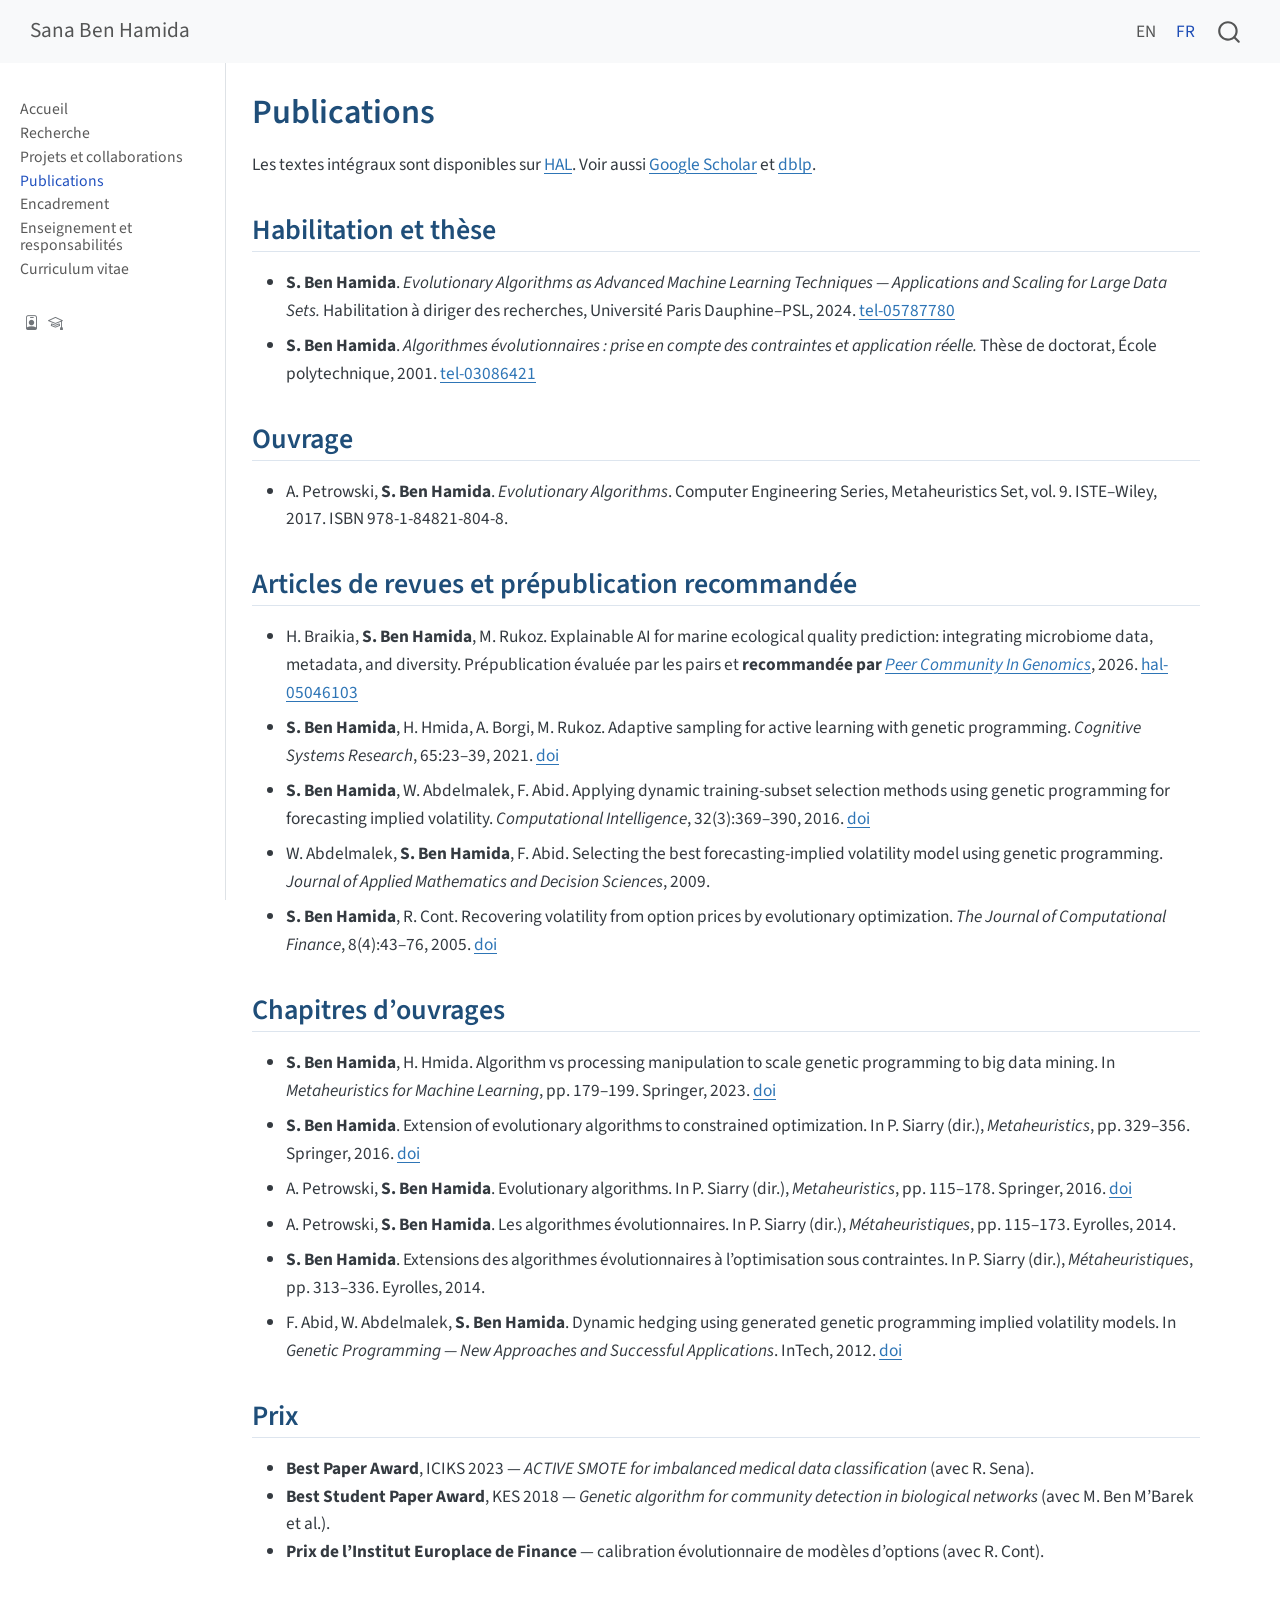
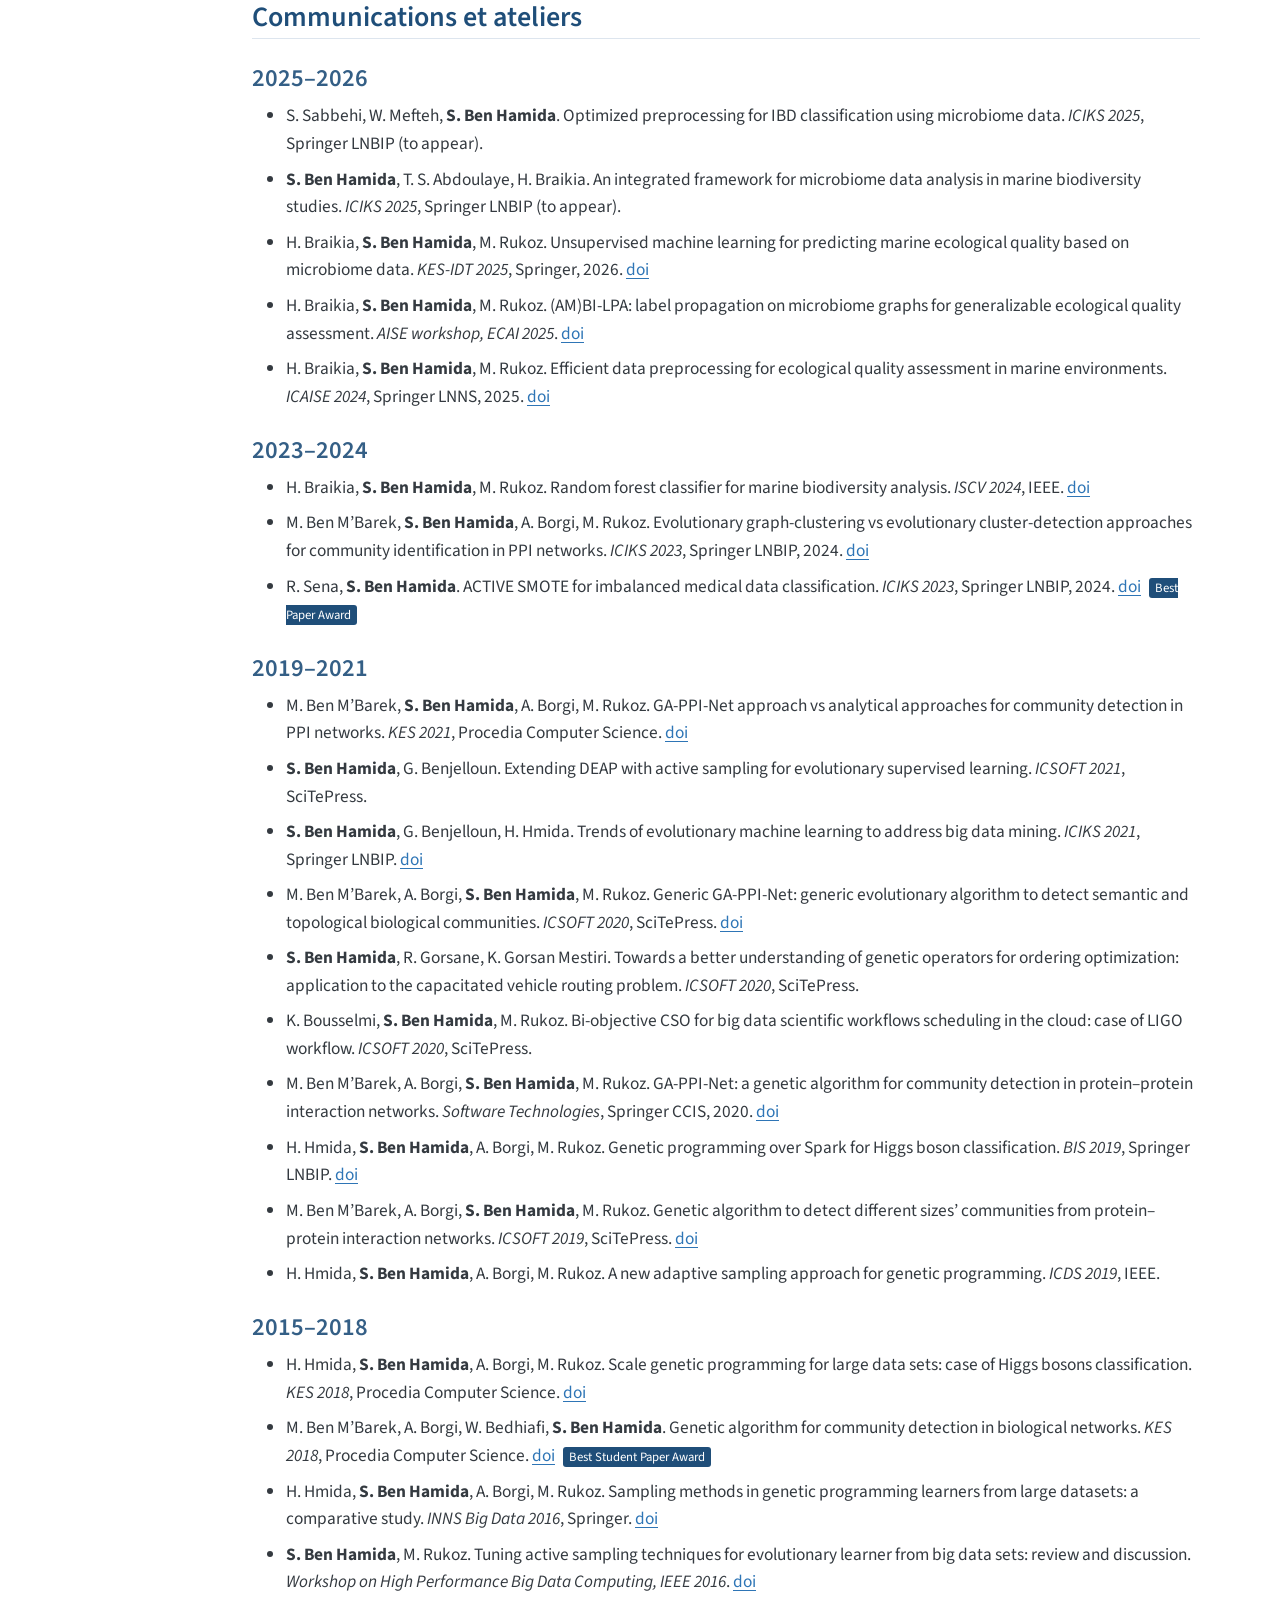
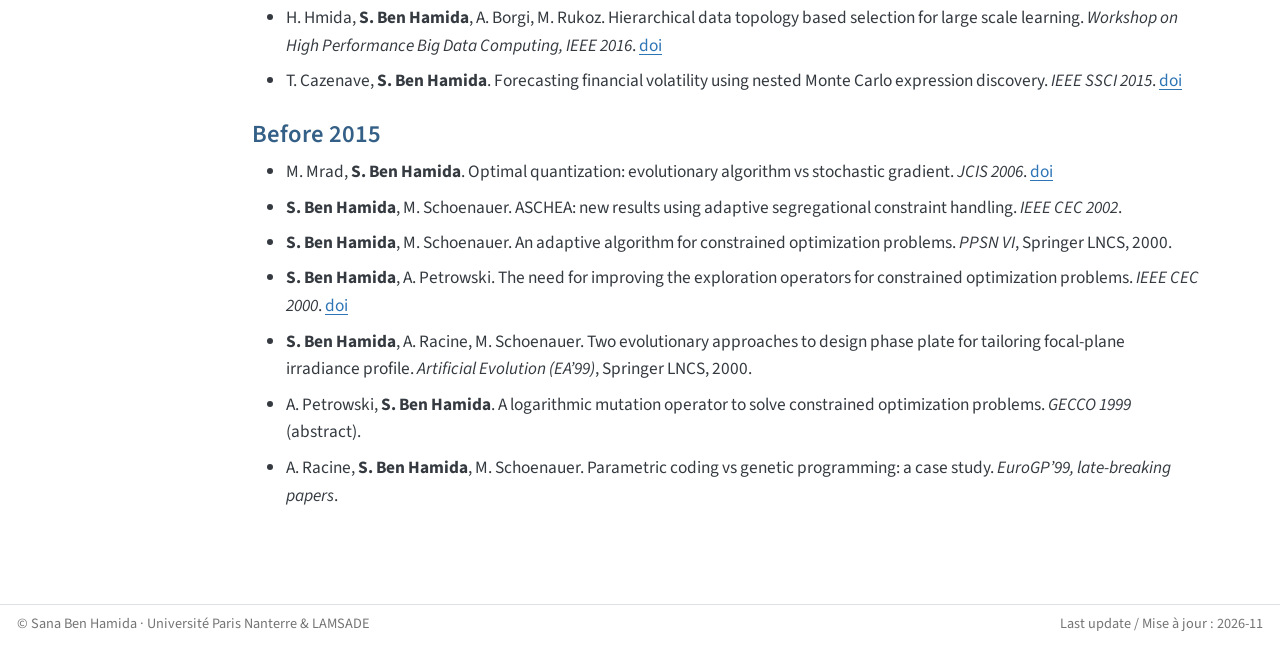
<file: fr/publications.html>
<!DOCTYPE html>
<html xmlns="http://www.w3.org/1999/xhtml" lang="fr" xml:lang="fr"><head>

<meta charset="utf-8">
<meta name="generator" content="quarto-1.11.9">

<meta name="viewport" content="width=device-width, initial-scale=1.0, user-scalable=yes">


<title>Publications – Sana Ben Hamida</title>
<style>
/* Default styles provided by pandoc.
** See https://pandoc.org/MANUAL.html#variables-for-html for config info.
*/
span.smallcaps{font-variant: small-caps;}
div.columns{display: flex; gap: 1.5em;}
div.column{flex: auto;}
@media screen {
div.columns{gap: min(4vw, 1.5em);}
div.column{overflow-x: auto;}
}
div.hanging-indent{margin-left: 1.5em; text-indent: -1.5em;}
ul.task-list{list-style: none;}
ul.task-list li input[type="checkbox"] {
  width: 0.8em;
  margin: 0 0.8em 0.2em -1em; /* quarto-specific, see https://github.com/quarto-dev/quarto-cli/issues/4556 */ 
  vertical-align: middle;
}
</style>


<script src="../site_libs/quarto-nav/quarto-nav.js"></script>
<script src="../site_libs/quarto-nav/headroom.min.js"></script>
<script src="../site_libs/clipboard/clipboard.min.js"></script>
<script src="../site_libs/quarto-search/autocomplete.umd.js"></script>
<script src="../site_libs/quarto-search/fuse.min.js"></script>
<script src="../site_libs/quarto-search/quarto-search.js"></script>
<meta name="quarto:offset" content="../">
<script src="../site_libs/quarto-html/quarto.js" type="module"></script>
<script src="../site_libs/quarto-html/tabsets/tabsets.js" type="module"></script>
<script src="../site_libs/quarto-html/scrollable-regions/scrollable-regions.js" type="module"></script>
<script src="../site_libs/quarto-html/popper.min.js"></script>
<script src="../site_libs/quarto-html/tippy.umd.min.js"></script>
<script src="../site_libs/quarto-html/anchor.min.js"></script>
<link href="../site_libs/quarto-html/tippy.css" rel="stylesheet">
<link href="../site_libs/quarto-html/quarto-syntax-highlighting-63b5708e65d6cd79cd7618c58d0c21e7.css" rel="stylesheet" id="quarto-text-highlighting-styles">
<script src="../site_libs/bootstrap/bootstrap.min.js"></script>
<link href="../site_libs/bootstrap/bootstrap-icons.css" rel="stylesheet">
<link href="../site_libs/bootstrap/bootstrap-0685aa494de57821664d12da0500b4a3.min.css" rel="stylesheet" append-hash="true" id="quarto-bootstrap" data-mode="light">
<script id="quarto-search-options" type="application/json">{
  "location": "navbar",
  "copy-button": false,
  "collapse-after": 3,
  "panel-placement": "end",
  "type": "overlay",
  "limit": 50,
  "keyboard-shortcut": [
    "f",
    "/",
    "s"
  ],
  "show-item-context": false,
  "language": {
    "search-no-results-text": "Pas de résultats",
    "search-matching-documents-text": "documents trouvés",
    "search-copy-link-title": "Copier le lien vers la recherche",
    "search-hide-matches-text": "Cacher les correspondances additionnelles",
    "search-more-match-text": "correspondance de plus dans ce document",
    "search-more-matches-text": "correspondances de plus dans ce document",
    "search-clear-button-title": "Effacer",
    "search-text-placeholder": "",
    "search-detached-cancel-button-title": "Annuler",
    "search-submit-button-title": "Envoyer",
    "search-label": "Recherche"
  }
}</script>


<link rel="stylesheet" href="../styles.css">
</head>

<body class="nav-sidebar docked nav-fixed fullcontent quarto-light"><a id="quarto-skip-link" class="visually-hidden-focusable" href="#quarto-document-content">Aller au contenu principal</a>

<div id="quarto-search-results"></div>
  <header id="quarto-header" class="headroom fixed-top">
    <nav class="navbar navbar-expand-lg " data-bs-theme="dark" aria-label="Site web">
      <div class="navbar-container container-fluid">
      <div class="navbar-brand-container mx-auto">
    <a class="navbar-brand" href="../index.html">
    <span class="navbar-title">Sana Ben Hamida</span>
    </a>
  </div>
          <button class="navbar-toggler" type="button" data-bs-toggle="collapse" data-bs-target="#navbarCollapse" aria-controls="navbarCollapse" aria-expanded="false" aria-label="Basculer la navigation" onclick="if (window.quartoToggleHeadroom) { window.quartoToggleHeadroom(); }">
  <span class="navbar-toggler-icon"></span>
</button>
          <div class="collapse navbar-collapse" id="navbarCollapse">
            <ul class="navbar-nav navbar-nav-scroll ms-auto">
  <li class="nav-item">
    <a class="nav-link" href="../index.html"> 
<span class="menu-text">EN</span></a>
  </li>  
  <li class="nav-item">
    <a class="nav-link active" href="../fr/index.html" aria-current="page"> 
<span class="menu-text">FR</span></a>
  </li>  
</ul>
          </div> <!-- /navcollapse -->
            <div class="quarto-navbar-tools">
</div>
            <div id="quarto-search" class="" title="Recherche"></div>
      </div> <!-- /container-fluid -->
    </nav>
  <nav class="quarto-secondary-nav" aria-label="Barre d'outils">
    <div class="container-fluid d-flex">
      <button type="button" class="quarto-btn-toggle btn" data-bs-toggle="collapse" role="button" data-bs-target=".quarto-sidebar-collapse-item" aria-controls="quarto-sidebar" aria-expanded="false" aria-label="Basculer la barre latérale" onclick="if (window.quartoToggleHeadroom) { window.quartoToggleHeadroom(); }">
        <i class="bi bi-layout-text-sidebar-reverse"></i>
      </button>
        <nav class="quarto-page-breadcrumbs" aria-label="Fil d'Ariane"><ol class="breadcrumb"><li class="breadcrumb-item"><a href="../fr/publications.html">Publications</a></li></ol></nav>
        <a class="flex-grow-1" data-bs-toggle="collapse" data-bs-target=".quarto-sidebar-collapse-item" onclick="if (window.quartoToggleHeadroom) { window.quartoToggleHeadroom(); }">      
        </a>
    </div>
  </nav>
</header>
<!-- content -->
<div id="quarto-content" class="quarto-container page-columns page-rows-contents page-layout-article page-navbar">
<!-- sidebar -->
  <nav id="quarto-sidebar" class="sidebar collapse collapse-horizontal quarto-sidebar-collapse-item sidebar-navigation docked overflow-auto" aria-label="Section">
        <div class="sidebar-tools-main">
    <a href="https://orcid.org/0000-0003-4202-613X" title="ORCID" class="quarto-navigation-tool px-1" aria-label="ORCID"><i class="bi bi-person-badge"></i></a>
    <a href="https://scholar.google.com/citations?user=mVT5Lk0AAAAJ" title="Google Scholar" class="quarto-navigation-tool px-1" aria-label="Google Scholar"><i class="bi bi-mortarboard"></i></a>
</div>
    <div class="sidebar-menu-container"> 
    <ul class="list-unstyled mt-1">
        <li class="sidebar-item">
  <div class="sidebar-item-container"> 
  <a href="../fr/index.html" class="sidebar-item-text sidebar-link">
 <span class="menu-text">Accueil</span></a>
  </div>
</li>
        <li class="sidebar-item">
  <div class="sidebar-item-container"> 
  <a href="../fr/recherche.html" class="sidebar-item-text sidebar-link">
 <span class="menu-text">Recherche</span></a>
  </div>
</li>
        <li class="sidebar-item">
  <div class="sidebar-item-container"> 
  <a href="../fr/projets.html" class="sidebar-item-text sidebar-link">
 <span class="menu-text">Projets et collaborations</span></a>
  </div>
</li>
        <li class="sidebar-item">
  <div class="sidebar-item-container"> 
  <a href="../fr/publications.html" class="sidebar-item-text sidebar-link active">
 <span class="menu-text">Publications</span></a>
  </div>
</li>
        <li class="sidebar-item">
  <div class="sidebar-item-container"> 
  <a href="../fr/encadrement.html" class="sidebar-item-text sidebar-link">
 <span class="menu-text">Encadrement</span></a>
  </div>
</li>
        <li class="sidebar-item">
  <div class="sidebar-item-container"> 
  <a href="../fr/enseignement.html" class="sidebar-item-text sidebar-link">
 <span class="menu-text">Enseignement et responsabilités</span></a>
  </div>
</li>
        <li class="sidebar-item">
  <div class="sidebar-item-container"> 
  <a href="../fr/cv.html" class="sidebar-item-text sidebar-link">
 <span class="menu-text">Curriculum vitae</span></a>
  </div>
</li>
    </ul>
    </div>
</nav>
<div id="quarto-sidebar-glass" class="quarto-sidebar-collapse-item" data-bs-toggle="collapse" data-bs-target=".quarto-sidebar-collapse-item"></div>
<!-- margin-sidebar -->
    
<!-- main -->
<main class="content" id="quarto-document-content" tabindex="-1">

<header id="title-block-header" class="quarto-title-block default">
<div class="quarto-title">
<h1 class="title">Publications</h1>
</div>



<div class="quarto-title-meta">

    
  
    
  </div>
  


</header>


<p>Les textes intégraux sont disponibles sur <a href="https://cv.hal.science/sana-ben-hamida">HAL</a>. Voir aussi <a href="https://scholar.google.com/citations?user=mVT5Lk0AAAAJ">Google Scholar</a> et <a href="https://dblp.org/pid/82/2414.html">dblp</a>.</p>
<section id="habilitation-et-thèse" class="level2">
<h2 class="anchored" data-anchor-id="habilitation-et-thèse">Habilitation et thèse</h2>
<div class="pubs">
<ul>
<li><strong>S. Ben Hamida</strong>. <em>Evolutionary Algorithms as Advanced Machine Learning Techniques — Applications and Scaling for Large Data Sets.</em> Habilitation à diriger des recherches, Université Paris Dauphine–PSL, 2024. <a href="https://hal.science/tel-05787780">tel-05787780</a></li>
<li><strong>S. Ben Hamida</strong>. <em>Algorithmes évolutionnaires : prise en compte des contraintes et application réelle.</em> Thèse de doctorat, École polytechnique, 2001. <a href="https://hal.science/tel-03086421">tel-03086421</a></li>
</ul>
</div>
</section>
<section id="ouvrage" class="level2">
<h2 class="anchored" data-anchor-id="ouvrage">Ouvrage</h2>
<div class="pubs">
<ul>
<li>A. Petrowski, <strong>S. Ben Hamida</strong>. <em>Evolutionary Algorithms</em>. Computer Engineering Series, Metaheuristics Set, vol.&nbsp;9. ISTE–Wiley, 2017. ISBN 978-1-84821-804-8.</li>
</ul>
</div>
</section>
<section id="articles-de-revues-et-prépublication-recommandée" class="level2">
<h2 class="anchored" data-anchor-id="articles-de-revues-et-prépublication-recommandée">Articles de revues et prépublication recommandée</h2>
<div class="pubs">
<ul>
<li>H. Braikia, <strong>S. Ben Hamida</strong>, M. Rukoz. Explainable AI for marine ecological quality prediction: integrating microbiome data, metadata, and diversity. Prépublication évaluée par les pairs et <strong>recommandée par <a href="https://genomics.peercommunityin.org"><em>Peer Community In Genomics</em></a></strong>, 2026. <a href="https://hal.science/hal-05046103">hal-05046103</a></li>
<li><strong>S. Ben Hamida</strong>, H. Hmida, A. Borgi, M. Rukoz. Adaptive sampling for active learning with genetic programming. <em>Cognitive Systems Research</em>, 65:23–39, 2021. <a href="https://doi.org/10.1016/j.cogsys.2020.08.008">doi</a></li>
<li><strong>S. Ben Hamida</strong>, W. Abdelmalek, F. Abid. Applying dynamic training-subset selection methods using genetic programming for forecasting implied volatility. <em>Computational Intelligence</em>, 32(3):369–390, 2016. <a href="https://doi.org/10.1111/coin.12057">doi</a></li>
<li>W. Abdelmalek, <strong>S. Ben Hamida</strong>, F. Abid. Selecting the best forecasting-implied volatility model using genetic programming. <em>Journal of Applied Mathematics and Decision Sciences</em>, 2009.</li>
<li><strong>S. Ben Hamida</strong>, R. Cont. Recovering volatility from option prices by evolutionary optimization. <em>The Journal of Computational Finance</em>, 8(4):43–76, 2005. <a href="https://doi.org/10.2139/ssrn.546882">doi</a></li>
</ul>
</div>
</section>
<section id="chapitres-douvrages" class="level2">
<h2 class="anchored" data-anchor-id="chapitres-douvrages">Chapitres d’ouvrages</h2>
<div class="pubs">
<ul>
<li><strong>S. Ben Hamida</strong>, H. Hmida. Algorithm vs processing manipulation to scale genetic programming to big data mining. In <em>Metaheuristics for Machine Learning</em>, pp.&nbsp;179–199. Springer, 2023. <a href="https://doi.org/10.1007/978-981-19-3888-7_7">doi</a></li>
<li><strong>S. Ben Hamida</strong>. Extension of evolutionary algorithms to constrained optimization. In P. Siarry (dir.), <em>Metaheuristics</em>, pp.&nbsp;329–356. Springer, 2016. <a href="https://doi.org/10.1007/978-3-319-45403-0_12">doi</a></li>
<li>A. Petrowski, <strong>S. Ben Hamida</strong>. Evolutionary algorithms. In P. Siarry (dir.), <em>Metaheuristics</em>, pp.&nbsp;115–178. Springer, 2016. <a href="https://doi.org/10.1007/978-3-319-45403-0_6">doi</a></li>
<li>A. Petrowski, <strong>S. Ben Hamida</strong>. Les algorithmes évolutionnaires. In P. Siarry (dir.), <em>Métaheuristiques</em>, pp.&nbsp;115–173. Eyrolles, 2014.</li>
<li><strong>S. Ben Hamida</strong>. Extensions des algorithmes évolutionnaires à l’optimisation sous contraintes. In P. Siarry (dir.), <em>Métaheuristiques</em>, pp.&nbsp;313–336. Eyrolles, 2014.</li>
<li>F. Abid, W. Abdelmalek, <strong>S. Ben Hamida</strong>. Dynamic hedging using generated genetic programming implied volatility models. In <em>Genetic Programming — New Approaches and Successful Applications</em>. InTech, 2012. <a href="https://doi.org/10.5772/48148">doi</a></li>
</ul>
</div>
</section>
<section id="prix" class="level2">
<h2 class="anchored" data-anchor-id="prix">Prix</h2>
<ul>
<li><strong>Best Paper Award</strong>, ICIKS 2023 — <em>ACTIVE SMOTE for imbalanced medical data classification</em> (avec R. Sena).</li>
<li><strong>Best Student Paper Award</strong>, KES 2018 — <em>Genetic algorithm for community detection in biological networks</em> (avec M. Ben M’Barek et al.).</li>
<li><strong>Prix de l’Institut Europlace de Finance</strong> — calibration évolutionnaire de modèles d’options (avec R. Cont).</li>
</ul>
</section>
<section id="communications-et-ateliers" class="level2">
<h2 class="anchored" data-anchor-id="communications-et-ateliers">Communications et ateliers</h2>
<div class="pubs">
<section id="section" class="level3">
<h3 class="anchored" data-anchor-id="section">2025–2026</h3>
<ul>
<li>S. Sabbehi, W. Mefteh, <strong>S. Ben Hamida</strong>. Optimized preprocessing for IBD classification using microbiome data. <em>ICIKS 2025</em>, Springer LNBIP (to appear).</li>
<li><strong>S. Ben Hamida</strong>, T. S. Abdoulaye, H. Braikia. An integrated framework for microbiome data analysis in marine biodiversity studies. <em>ICIKS 2025</em>, Springer LNBIP (to appear).</li>
<li>H. Braikia, <strong>S. Ben Hamida</strong>, M. Rukoz. Unsupervised machine learning for predicting marine ecological quality based on microbiome data. <em>KES-IDT 2025</em>, Springer, 2026. <a href="https://doi.org/10.1007/978-3-032-04186-9_14">doi</a></li>
<li>H. Braikia, <strong>S. Ben Hamida</strong>, M. Rukoz. (AM)BI-LPA: label propagation on microbiome graphs for generalizable ecological quality assessment. <em>AISE workshop, ECAI 2025</em>. <a href="https://doi.org/10.6084/m9.figshare.30339076">doi</a></li>
<li>H. Braikia, <strong>S. Ben Hamida</strong>, M. Rukoz. Efficient data preprocessing for ecological quality assessment in marine environments. <em>ICAISE 2024</em>, Springer LNNS, 2025. <a href="https://doi.org/10.1007/978-3-031-88304-0_49">doi</a></li>
</ul>
</section>
<section id="section-1" class="level3">
<h3 class="anchored" data-anchor-id="section-1">2023–2024</h3>
<ul>
<li>H. Braikia, <strong>S. Ben Hamida</strong>, M. Rukoz. Random forest classifier for marine biodiversity analysis. <em>ISCV 2024</em>, IEEE. <a href="https://doi.org/10.1109/ISCV60512.2024.10620111">doi</a></li>
<li>M. Ben M’Barek, <strong>S. Ben Hamida</strong>, A. Borgi, M. Rukoz. Evolutionary graph-clustering vs evolutionary cluster-detection approaches for community identification in PPI networks. <em>ICIKS 2023</em>, Springer LNBIP, 2024. <a href="https://doi.org/10.1007/978-3-031-51664-1_7">doi</a></li>
<li>R. Sena, <strong>S. Ben Hamida</strong>. ACTIVE SMOTE for imbalanced medical data classification. <em>ICIKS 2023</em>, Springer LNBIP, 2024. <a href="https://doi.org/10.1007/978-3-031-51664-1_6">doi</a> <span class="award">Best Paper Award</span></li>
</ul>
</section>
<section id="section-2" class="level3">
<h3 class="anchored" data-anchor-id="section-2">2019–2021</h3>
<ul>
<li>M. Ben M’Barek, <strong>S. Ben Hamida</strong>, A. Borgi, M. Rukoz. GA-PPI-Net approach vs analytical approaches for community detection in PPI networks. <em>KES 2021</em>, Procedia Computer Science. <a href="https://doi.org/10.1016/j.procs.2021.08.093">doi</a></li>
<li><strong>S. Ben Hamida</strong>, G. Benjelloun. Extending DEAP with active sampling for evolutionary supervised learning. <em>ICSOFT 2021</em>, SciTePress.</li>
<li><strong>S. Ben Hamida</strong>, G. Benjelloun, H. Hmida. Trends of evolutionary machine learning to address big data mining. <em>ICIKS 2021</em>, Springer LNBIP. <a href="https://doi.org/10.1007/978-3-030-85977-0_7">doi</a></li>
<li>M. Ben M’Barek, A. Borgi, <strong>S. Ben Hamida</strong>, M. Rukoz. Generic GA-PPI-Net: generic evolutionary algorithm to detect semantic and topological biological communities. <em>ICSOFT 2020</em>, SciTePress. <a href="https://doi.org/10.5220/0009779902950306">doi</a></li>
<li><strong>S. Ben Hamida</strong>, R. Gorsane, K. Gorsan Mestiri. Towards a better understanding of genetic operators for ordering optimization: application to the capacitated vehicle routing problem. <em>ICSOFT 2020</em>, SciTePress.</li>
<li>K. Bousselmi, <strong>S. Ben Hamida</strong>, M. Rukoz. Bi-objective CSO for big data scientific workflows scheduling in the cloud: case of LIGO workflow. <em>ICSOFT 2020</em>, SciTePress.</li>
<li>M. Ben M’Barek, A. Borgi, <strong>S. Ben Hamida</strong>, M. Rukoz. GA-PPI-Net: a genetic algorithm for community detection in protein–protein interaction networks. <em>Software Technologies</em>, Springer CCIS, 2020. <a href="https://doi.org/10.1007/978-3-030-52991-8_7">doi</a></li>
<li>H. Hmida, <strong>S. Ben Hamida</strong>, A. Borgi, M. Rukoz. Genetic programming over Spark for Higgs boson classification. <em>BIS 2019</em>, Springer LNBIP. <a href="https://doi.org/10.1007/978-3-030-20485-3_23">doi</a></li>
<li>M. Ben M’Barek, A. Borgi, <strong>S. Ben Hamida</strong>, M. Rukoz. Genetic algorithm to detect different sizes’ communities from protein–protein interaction networks. <em>ICSOFT 2019</em>, SciTePress. <a href="https://doi.org/10.5220/0007836703590370">doi</a></li>
<li>H. Hmida, <strong>S. Ben Hamida</strong>, A. Borgi, M. Rukoz. A new adaptive sampling approach for genetic programming. <em>ICDS 2019</em>, IEEE.</li>
</ul>
</section>
<section id="section-3" class="level3">
<h3 class="anchored" data-anchor-id="section-3">2015–2018</h3>
<ul>
<li>H. Hmida, <strong>S. Ben Hamida</strong>, A. Borgi, M. Rukoz. Scale genetic programming for large data sets: case of Higgs bosons classification. <em>KES 2018</em>, Procedia Computer Science. <a href="https://doi.org/10.1016/j.procs.2018.07.264">doi</a></li>
<li>M. Ben M’Barek, A. Borgi, W. Bedhiafi, <strong>S. Ben Hamida</strong>. Genetic algorithm for community detection in biological networks. <em>KES 2018</em>, Procedia Computer Science. <a href="https://doi.org/10.1016/j.procs.2018.07.233">doi</a> <span class="award">Best Student Paper Award</span></li>
<li>H. Hmida, <strong>S. Ben Hamida</strong>, A. Borgi, M. Rukoz. Sampling methods in genetic programming learners from large datasets: a comparative study. <em>INNS Big Data 2016</em>, Springer. <a href="https://doi.org/10.1007/978-3-319-47898-2_6">doi</a></li>
<li><strong>S. Ben Hamida</strong>, M. Rukoz. Tuning active sampling techniques for evolutionary learner from big data sets: review and discussion. <em>Workshop on High Performance Big Data Computing, IEEE 2016</em>. <a href="https://doi.org/10.1109/UIC-ATC-ScalCom-CBDCom-IoP-SmartWorld.2016.0184">doi</a></li>
<li>H. Hmida, <strong>S. Ben Hamida</strong>, A. Borgi, M. Rukoz. Hierarchical data topology based selection for large scale learning. <em>Workshop on High Performance Big Data Computing, IEEE 2016</em>. <a href="https://doi.org/10.1109/UIC-ATC-ScalCom-CBDCom-IoP-SmartWorld.2016.0186">doi</a></li>
<li>T. Cazenave, <strong>S. Ben Hamida</strong>. Forecasting financial volatility using nested Monte Carlo expression discovery. <em>IEEE SSCI 2015</em>. <a href="https://doi.org/10.1109/SSCI.2015.110">doi</a></li>
</ul>
</section>
<section id="before-2015" class="level3">
<h3 class="anchored" data-anchor-id="before-2015">Before 2015</h3>
<ul>
<li>M. Mrad, <strong>S. Ben Hamida</strong>. Optimal quantization: evolutionary algorithm vs stochastic gradient. <em>JCIS 2006</em>. <a href="https://doi.org/10.2991/jcis.2006.161">doi</a></li>
<li><strong>S. Ben Hamida</strong>, M. Schoenauer. ASCHEA: new results using adaptive segregational constraint handling. <em>IEEE CEC 2002</em>.</li>
<li><strong>S. Ben Hamida</strong>, M. Schoenauer. An adaptive algorithm for constrained optimization problems. <em>PPSN VI</em>, Springer LNCS, 2000.</li>
<li><strong>S. Ben Hamida</strong>, A. Petrowski. The need for improving the exploration operators for constrained optimization problems. <em>IEEE CEC 2000</em>. <a href="https://doi.org/10.1109/CEC.2000.870781">doi</a></li>
<li><strong>S. Ben Hamida</strong>, A. Racine, M. Schoenauer. Two evolutionary approaches to design phase plate for tailoring focal-plane irradiance profile. <em>Artificial Evolution (EA’99)</em>, Springer LNCS, 2000.</li>
<li>A. Petrowski, <strong>S. Ben Hamida</strong>. A logarithmic mutation operator to solve constrained optimization problems. <em>GECCO 1999</em> (abstract).</li>
<li>A. Racine, <strong>S. Ben Hamida</strong>, M. Schoenauer. Parametric coding vs genetic programming: a case study. <em>EuroGP’99, late-breaking papers</em>.</li>
</ul>
</section>
</div>


</section>

</main> <!-- /main -->
<!-- Compteur de visites GoatCounter (sans cookies, sans bandeau RGPD) — tableau de bord : https://sanabenhamida.goatcounter.com -->
<script data-goatcounter="https://sanabenhamida.goatcounter.com/count" async="" src="//gc.zgo.at/count.js"></script>
<script id="quarto-html-after-body" type="application/javascript">
  window.document.addEventListener("DOMContentLoaded", function (event) {
    const icon = "";
    const anchorJS = new window.AnchorJS();
    anchorJS.options = {
      placement: 'right',
      icon: icon
    };
    anchorJS.add('.anchored');
    const isCodeAnnotation = (el) => {
      for (const clz of el.classList) {
        if (clz.startsWith('code-annotation-')) {                     
          return true;
        }
      }
      return false;
    }
    const onCopySuccess = function(e) {
      // button target
      const button = e.trigger;
      // don't keep focus
      button.blur();
      // flash "checked"
      button.classList.add('code-copy-button-checked');
      var currentTitle = button.getAttribute("title");
      button.setAttribute("title", "Copié");
      let tooltip;
      if (window.bootstrap) {
        button.setAttribute("data-bs-toggle", "tooltip");
        button.setAttribute("data-bs-placement", "left");
        button.setAttribute("data-bs-title", "Copié");
        tooltip = new bootstrap.Tooltip(button, 
          { trigger: "manual", 
            customClass: "code-copy-button-tooltip",
            offset: [0, -8]});
        tooltip.show();    
      }
      setTimeout(function() {
        if (tooltip) {
          tooltip.hide();
          button.removeAttribute("data-bs-title");
          button.removeAttribute("data-bs-toggle");
          button.removeAttribute("data-bs-placement");
        }
        button.setAttribute("title", currentTitle);
        button.classList.remove('code-copy-button-checked');
      }, 1000);
      // clear code selection
      e.clearSelection();
    }
    const getTextToCopy = function(trigger) {
      const outerScaffold = trigger.parentElement.cloneNode(true);
      const codeEl = outerScaffold.querySelector('code');
      for (const childEl of codeEl.children) {
        if (isCodeAnnotation(childEl)) {
          childEl.remove();
        }
      }
      return codeEl.innerText;
    }
    const clipboard = new window.ClipboardJS('.code-copy-button:not([data-in-quarto-modal])', {
      text: getTextToCopy
    });
    clipboard.on('success', onCopySuccess);
    if (window.document.getElementById('quarto-embedded-source-code-modal')) {
      const clipboardModal = new window.ClipboardJS('.code-copy-button[data-in-quarto-modal]', {
        text: getTextToCopy,
        container: window.document.getElementById('quarto-embedded-source-code-modal')
      });
      clipboardModal.on('success', onCopySuccess);
    }
      var localhostRegex = new RegExp(/^(?:http|https):\/\/localhost\:?[0-9]*\//);
      var mailtoRegex = new RegExp(/^mailto:/);
        var filterRegex = new RegExp("https:\/\/mbhsana\.github\.io");
      var isInternal = (href) => {
          return filterRegex.test(href) || localhostRegex.test(href) || mailtoRegex.test(href);
      }
      // Inspect non-navigation links and adorn them if external
      window.quartoDecorateExternalLinks = function (root) {
     var links = (root || window.document).querySelectorAll('a[href]:not(.nav-link):not(.navbar-brand):not(.toc-action):not(.sidebar-link):not(.sidebar-item-toggle):not(.pagination-link):not(.no-external):not([aria-hidden]):not(.dropdown-item):not(.quarto-navigation-tool):not(.about-link)');
      for (var i=0; i<links.length; i++) {
        const link = links[i];
        if (!isInternal(link.href)) {
          // undo the damage that might have been done by quarto-nav.js in the case of
          // links that we want to consider external
          if (link.dataset.originalHref !== undefined) {
            link.href = link.dataset.originalHref;
          }
          if (!link.classList.contains('no-external-icon')) {
          }
        }
      }
      };
      window.quartoDecorateExternalLinks(window.document);
    // Esc closes the popup (WCAG 1.4.13) and focus leaving both trigger and
    // popup closes it (WCAG 2.4.11); tippy handles neither for interactive popups.
    const hideOnEscAndFocusOut = {
      name: 'hideOnEscAndFocusOut',
      defaultValue: true,
      fn(instance) {
        const dismiss = () => {
          // A show scheduled by the trigger delay would otherwise reopen it
          instance.clearDelayTimeouts();
          instance.hide();
        };
        const onKeyDown = (event) => {
          if (event.key !== 'Escape') {
            return;
          }
          // Keep Esc from also reaching page handlers (e.g. reveal.js overview),
          // except an open reveal.js slide menu, which Esc should close too.
          // The menu handles keys only when its keyboard option is on.
          const menuHandlesEsc = window.Reveal?.getPlugin?.('menu')?.isOpen() &&
            window.Reveal.getConfig().menu?.keyboard !== false;
          if (!menuHandlesEsc) {
            event.stopPropagation();
          }
          if (instance.popper.contains(window.document.activeElement)) {
            // Disabled while refocusing so the focus trigger does not reopen it
            instance.disable();
            instance.reference.focus();
            instance.enable();
          }
          dismiss();
        };
        const onFocusOut = (event) => {
          const target = event.relatedTarget;
          if (target && !instance.reference.contains(target) &&
              !instance.popper.contains(target)) {
            dismiss();
          }
        };
        // On the trigger too: a click trigger (code-annotations: select) has no
        // blur handling. Attached for the instance's lifetime so leaving the
        // trigger also cancels a show still pending on the trigger delay.
        instance.reference.addEventListener('focusout', onFocusOut);
        return {
          onShow() {
            window.document.addEventListener('keydown', onKeyDown, true);
            instance.popper.addEventListener('focusout', onFocusOut);
          },
          onHide() {
            window.document.removeEventListener('keydown', onKeyDown, true);
            instance.popper.removeEventListener('focusout', onFocusOut);
          },
          onDestroy() {
            instance.reference.removeEventListener('focusout', onFocusOut);
          },
        };
      },
    };
    function tippyHover(el, contentFn, onTriggerFn, onUntriggerFn) {
      const config = {
        allowHTML: true,
        maxWidth: 500,
        delay: 100,
        arrow: false,
        appendTo: function(el) {
            return el.parentElement;
        },
        interactive: true,
        interactiveBorder: 10,
        theme: 'quarto',
        placement: 'bottom-start',
        plugins: [hideOnEscAndFocusOut],
      };
      if (contentFn) {
        config.content = contentFn;
      }
      if (onTriggerFn) {
        config.onTrigger = onTriggerFn;
      }
      if (onUntriggerFn) {
        config.onUntrigger = onUntriggerFn;
      }
      window.tippy(el, config); 
    }
    const noterefs = window.document.querySelectorAll('a[role="doc-noteref"]');
    for (var i=0; i<noterefs.length; i++) {
      const ref = noterefs[i];
      tippyHover(ref, function() {
        // use id or data attribute instead here
        let href = ref.getAttribute('data-footnote-href') || ref.getAttribute('href');
        try { href = new URL(href).hash; } catch {}
        const id = href.replace(/^#\/?/, "");
        const note = window.document.getElementById(id);
        if (note) {
          return note.innerHTML;
        } else {
          return "";
        }
      });
    }
    const xrefs = window.document.querySelectorAll('a.quarto-xref');
    const processXRef = (id, note) => {
      // Strip column container classes
      const stripColumnClz = (el) => {
        el.classList.remove("page-full", "page-columns");
        if (el.children) {
          for (const child of el.children) {
            stripColumnClz(child);
          }
        }
      }
      stripColumnClz(note)
      if (id === null || id.startsWith('sec-')) {
        // Special case sections, only their first couple elements
        const container = document.createElement("div");
        if (note.children && note.children.length > 2) {
          container.appendChild(note.children[0].cloneNode(true));
          for (let i = 1; i < note.children.length; i++) {
            const child = note.children[i];
            if (child.tagName === "P" && child.innerText === "") {
              continue;
            } else {
              container.appendChild(child.cloneNode(true));
              break;
            }
          }
          if (window.Quarto?.typesetMath) {
            window.Quarto.typesetMath(container);
          }
          return container.innerHTML
        } else {
          if (window.Quarto?.typesetMath) {
            window.Quarto.typesetMath(note);
          }
          return note.innerHTML;
        }
      } else {
        // Remove any anchor links if they are present
        const anchorLink = note.querySelector('a.anchorjs-link');
        if (anchorLink) {
          anchorLink.remove();
        }
        if (window.Quarto?.typesetMath) {
          window.Quarto.typesetMath(note);
        }
        if (note.classList.contains("callout")) {
          return note.outerHTML;
        } else {
          return note.innerHTML;
        }
      }
    }
    for (var i=0; i<xrefs.length; i++) {
      const xref = xrefs[i];
      tippyHover(xref, undefined, function(instance) {
        instance.disable();
        let url = xref.getAttribute('href');
        let hash = undefined; 
        if (url.startsWith('#')) {
          hash = url;
        } else {
          try { hash = new URL(url).hash; } catch {}
        }
        if (hash) {
          const id = hash.replace(/^#\/?/, "");
          const note = window.document.getElementById(id);
          if (note !== null) {
            try {
              const html = processXRef(id, note.cloneNode(true));
              instance.setContent(html);
            } finally {
              instance.enable();
              instance.show();
            }
          } else {
            // See if we can fetch this
            fetch(url.split('#')[0])
            .then(res => res.text())
            .then(html => {
              const parser = new DOMParser();
              const htmlDoc = parser.parseFromString(html, "text/html");
              const note = htmlDoc.getElementById(id);
              if (note !== null) {
                const html = processXRef(id, note);
                instance.setContent(html);
              } 
            }).finally(() => {
              instance.enable();
              instance.show();
            });
          }
        } else {
          // See if we can fetch a full url (with no hash to target)
          // This is a special case and we should probably do some content thinning / targeting
          fetch(url)
          .then(res => res.text())
          .then(html => {
            const parser = new DOMParser();
            const htmlDoc = parser.parseFromString(html, "text/html");
            const note = htmlDoc.querySelector('main.content');
            if (note !== null) {
              // This should only happen for chapter cross references
              // (since there is no id in the URL)
              // remove the first header
              if (note.children.length > 0 && note.children[0].tagName === "HEADER") {
                note.children[0].remove();
              }
              const html = processXRef(null, note);
              instance.setContent(html);
            } 
          }).finally(() => {
            instance.enable();
            instance.show();
          });
        }
      }, function(instance) {
      });
    }
        let selectedAnnoteEl;
        const selectorForAnnotation = ( cell, annotation) => {
          let cellAttr = 'data-code-cell="' + cell + '"';
          let lineAttr = 'data-code-annotation="' +  annotation + '"';
          const selector = 'span[' + cellAttr + '][' + lineAttr + ']';
          return selector;
        }
        const selectCodeLines = (annoteEl) => {
          const doc = window.document;
          const targetCell = annoteEl.getAttribute("data-target-cell");
          const targetAnnotation = annoteEl.getAttribute("data-target-annotation");
          const annoteSpan = window.document.querySelector(selectorForAnnotation(targetCell, targetAnnotation));
          const lines = annoteSpan.getAttribute("data-code-lines").split(",");
          const lineIds = lines.map((line) => {
            return targetCell + "-" + line;
          })
          // Each band is positioned against its own containing block, which is
          // not the offsetParent of the lines, so place it from client rects.
          const placeBand = (band, firstEl, lastEl, codeBlock) => {
            const container = band.offsetParent;
            if (container === null) {
              return;
            }
            const containerRect = container.getBoundingClientRect();
            // Reveal.js scales slides with a transform, so convert client
            // pixels back to the CSS pixels of the container.
            const scale = containerRect.height / container.offsetHeight || 1;
            const firstRect = firstEl.getBoundingClientRect();
            const lastRect = lastEl.getBoundingClientRect();
            const top = (firstRect.top - containerRect.top) / scale - container.clientTop + container.scrollTop;
            const height = (lastRect.bottom - firstRect.top) / scale;
            band.style.top = top - 2 + "px";
            band.style.height = height + 4 + "px";
            if (codeBlock) {
              // Without the copy button wrapper, the containing block is wider
              // than the code block, so span the code block explicitly.
              const blockRect = codeBlock.getBoundingClientRect();
              band.style.left = (blockRect.left - containerRect.left) / scale - container.clientLeft + container.scrollLeft + "px";
              band.style.width = blockRect.width / scale + "px";
            }
          };
          if (lineIds.length > 0) {
            const el = window.document.getElementById(lineIds[0]);
            const lastEl = window.document.getElementById(lineIds[lineIds.length - 1]);
            const parent = el.parentElement.parentElement;
            // cook up a div (if necessary) and position it
            let div = window.document.getElementById("code-annotation-line-highlight");
            if (div === null) {
              div = window.document.createElement("div");
              div.setAttribute("id", "code-annotation-line-highlight");
              div.style.position = 'absolute';
              parent.appendChild(div);
            }
            placeBand(div, el, lastEl, parent.closest("div.sourceCode") || parent);
            let gutterDiv = window.document.getElementById("code-annotation-line-highlight-gutter");
            if (gutterDiv === null) {
              gutterDiv = window.document.createElement("div");
              gutterDiv.setAttribute("id", "code-annotation-line-highlight-gutter");
              gutterDiv.style.position = 'absolute';
              const codeCell = window.document.getElementById(targetCell);
              const gutter = codeCell.querySelector('.code-annotation-gutter');
              gutter.appendChild(gutterDiv);
            }
            placeBand(gutterDiv, el, lastEl);
            selectedAnnoteEl = annoteEl;
          }
        };
        const unselectCodeLines = () => {
          const elementsIds = ["code-annotation-line-highlight", "code-annotation-line-highlight-gutter"];
          elementsIds.forEach((elId) => {
            const div = window.document.getElementById(elId);
            if (div) {
              div.remove();
            }
          });
          selectedAnnoteEl = undefined;
        };
          // Handle positioning of the toggle
      window.addEventListener(
        "resize",
        throttle(() => {
          elRect = undefined;
          if (selectedAnnoteEl) {
            selectCodeLines(selectedAnnoteEl);
          }
        }, 10)
      );
      function throttle(fn, ms) {
      let throttle = false;
      let timer;
        return (...args) => {
          if(!throttle) { // first call gets through
              fn.apply(this, args);
              throttle = true;
          } else { // all the others get throttled
              if(timer) clearTimeout(timer); // cancel #2
              timer = setTimeout(() => {
                fn.apply(this, args);
                timer = throttle = false;
              }, ms);
          }
        };
      }
        // Attach click handler to the DT
        const annoteDls = window.document.querySelectorAll('dt[data-target-cell]');
        for (const annoteDlNode of annoteDls) {
          annoteDlNode.addEventListener('click', (event) => {
            const clickedEl = event.target;
            if (clickedEl !== selectedAnnoteEl) {
              unselectCodeLines();
              const activeEl = window.document.querySelector('dt[data-target-cell].code-annotation-active');
              if (activeEl) {
                activeEl.classList.remove('code-annotation-active');
              }
              selectCodeLines(clickedEl);
              clickedEl.classList.add('code-annotation-active');
            } else {
              // Unselect the line
              unselectCodeLines();
              clickedEl.classList.remove('code-annotation-active');
            }
          });
        }
    const findCites = (el) => {
      const parentEl = el.parentElement;
      if (parentEl) {
        const cites = parentEl.dataset.cites;
        if (cites) {
          return {
            el,
            cites: cites.split(' ')
          };
        } else {
          return findCites(el.parentElement)
        }
      } else {
        return undefined;
      }
    };
    var bibliorefs = window.document.querySelectorAll('a[role="doc-biblioref"]');
    for (var i=0; i<bibliorefs.length; i++) {
      const ref = bibliorefs[i];
      const citeInfo = findCites(ref);
      if (citeInfo) {
        tippyHover(citeInfo.el, function() {
          var popup = window.document.createElement('div');
          citeInfo.cites.forEach(function(cite) {
            var citeDiv = window.document.createElement('div');
            citeDiv.classList.add('hanging-indent');
            citeDiv.classList.add('csl-entry');
            var biblioDiv = window.document.getElementById('ref-' + cite);
            if (biblioDiv) {
              citeDiv.innerHTML = biblioDiv.innerHTML;
            }
            popup.appendChild(citeDiv);
          });
          return popup.innerHTML;
        });
      }
    }
  });
  </script>
  <script type="application/javascript">
  window.quartoScrollableRegionsLabels = {"code":"Code défilable","output":"Sortie défilable"};
  </script>
</div> <!-- /content -->
<footer class="footer">
  <div class="nav-footer">
    <div class="nav-footer-left">
<p>© Sana Ben Hamida · Université Paris Nanterre &amp; LAMSADE</p>
</div>   
    <div class="nav-footer-center">
      &nbsp;
    </div>
    <div class="nav-footer-right">
<p>Last update / Mise à jour : 2026-11</p>
</div>
  </div>
</footer>




</body></html>
</file>
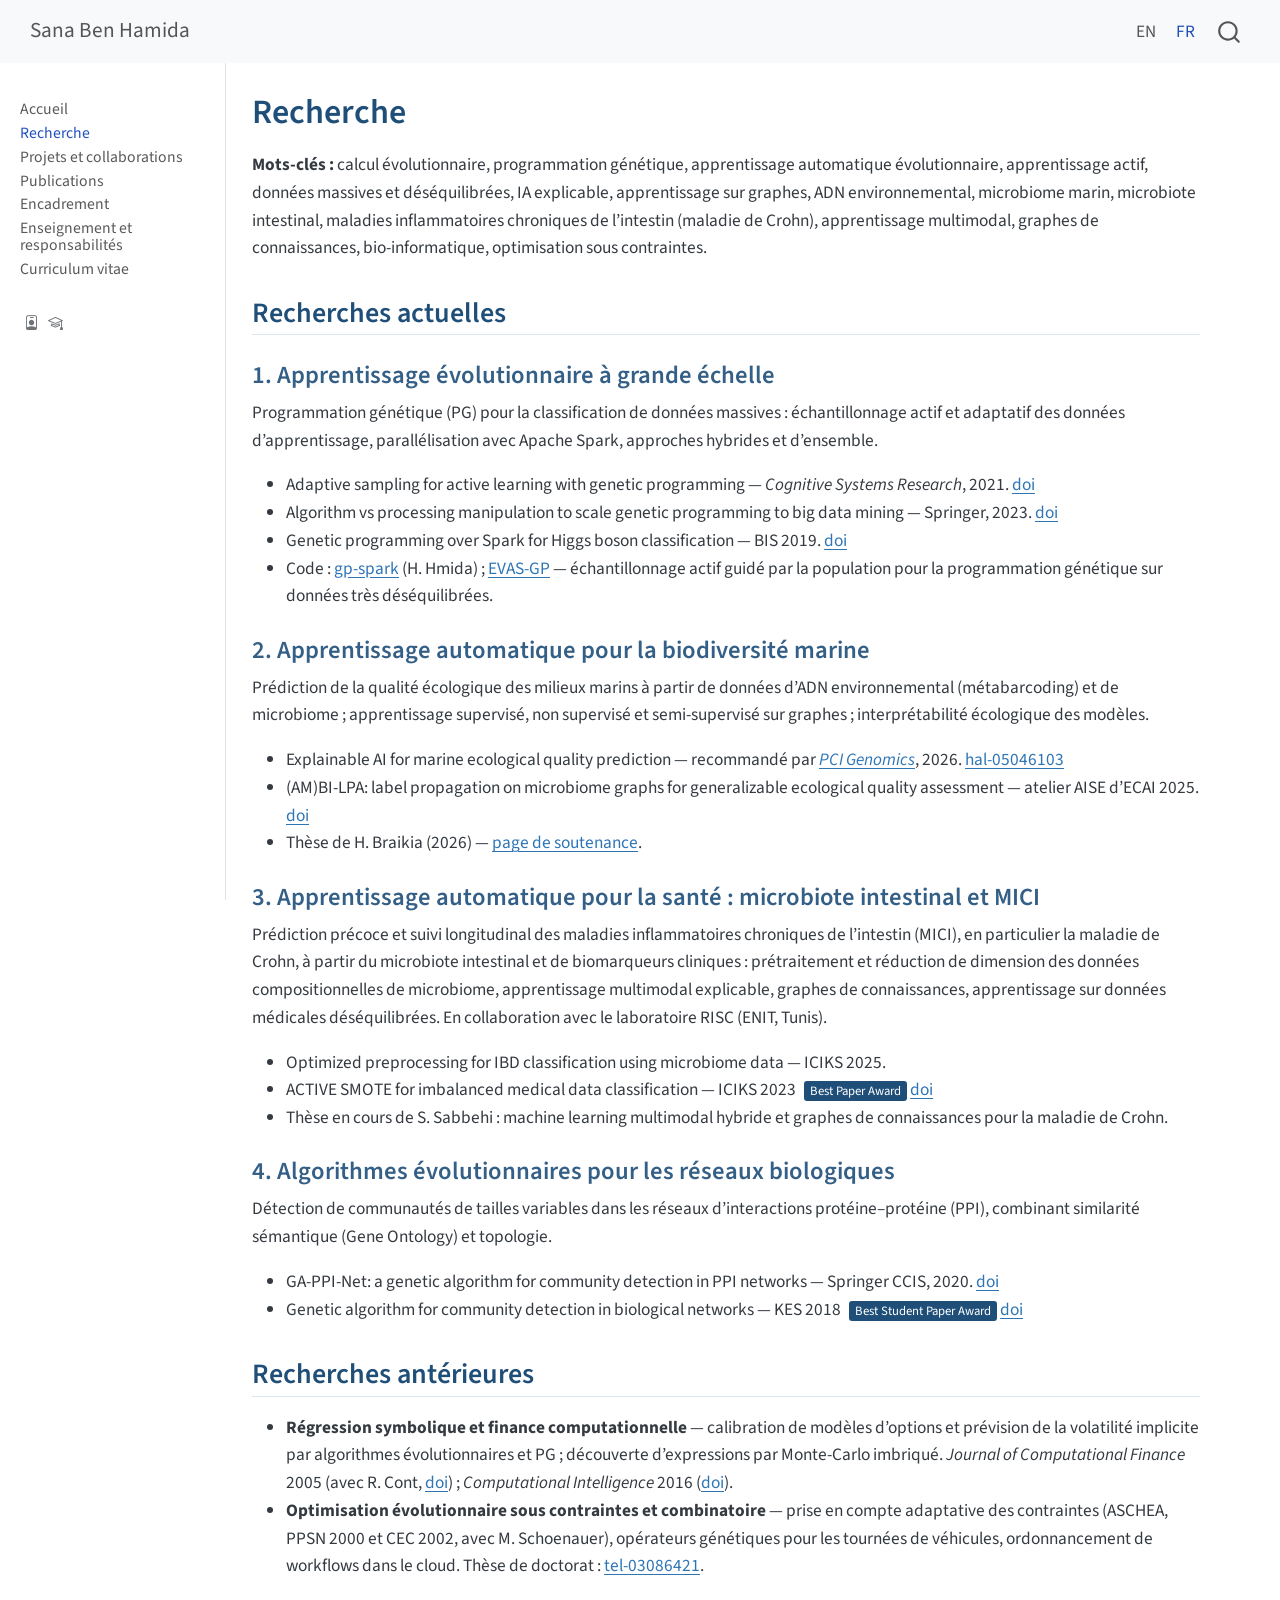
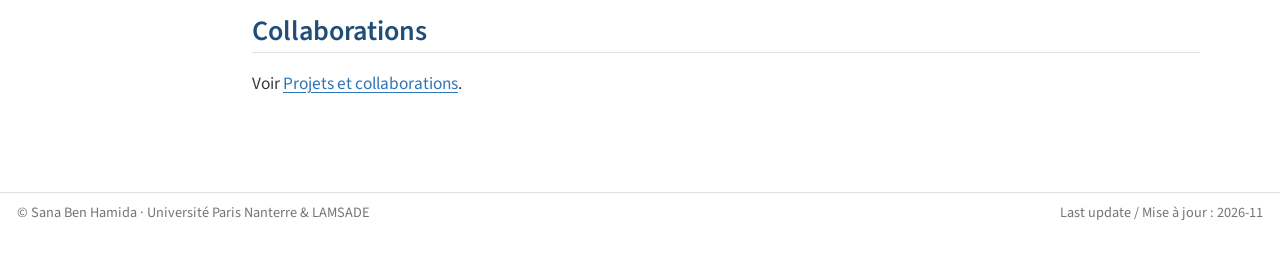
<file: fr/recherche.html>
<!DOCTYPE html>
<html xmlns="http://www.w3.org/1999/xhtml" lang="fr" xml:lang="fr"><head>

<meta charset="utf-8">
<meta name="generator" content="quarto-1.11.9">

<meta name="viewport" content="width=device-width, initial-scale=1.0, user-scalable=yes">


<title>Recherche – Sana Ben Hamida</title>
<style>
/* Default styles provided by pandoc.
** See https://pandoc.org/MANUAL.html#variables-for-html for config info.
*/
span.smallcaps{font-variant: small-caps;}
div.columns{display: flex; gap: 1.5em;}
div.column{flex: auto;}
@media screen {
div.columns{gap: min(4vw, 1.5em);}
div.column{overflow-x: auto;}
}
div.hanging-indent{margin-left: 1.5em; text-indent: -1.5em;}
ul.task-list{list-style: none;}
ul.task-list li input[type="checkbox"] {
  width: 0.8em;
  margin: 0 0.8em 0.2em -1em; /* quarto-specific, see https://github.com/quarto-dev/quarto-cli/issues/4556 */ 
  vertical-align: middle;
}
</style>


<script src="../site_libs/quarto-nav/quarto-nav.js"></script>
<script src="../site_libs/quarto-nav/headroom.min.js"></script>
<script src="../site_libs/clipboard/clipboard.min.js"></script>
<script src="../site_libs/quarto-search/autocomplete.umd.js"></script>
<script src="../site_libs/quarto-search/fuse.min.js"></script>
<script src="../site_libs/quarto-search/quarto-search.js"></script>
<meta name="quarto:offset" content="../">
<script src="../site_libs/quarto-html/quarto.js" type="module"></script>
<script src="../site_libs/quarto-html/tabsets/tabsets.js" type="module"></script>
<script src="../site_libs/quarto-html/scrollable-regions/scrollable-regions.js" type="module"></script>
<script src="../site_libs/quarto-html/popper.min.js"></script>
<script src="../site_libs/quarto-html/tippy.umd.min.js"></script>
<script src="../site_libs/quarto-html/anchor.min.js"></script>
<link href="../site_libs/quarto-html/tippy.css" rel="stylesheet">
<link href="../site_libs/quarto-html/quarto-syntax-highlighting-63b5708e65d6cd79cd7618c58d0c21e7.css" rel="stylesheet" id="quarto-text-highlighting-styles">
<script src="../site_libs/bootstrap/bootstrap.min.js"></script>
<link href="../site_libs/bootstrap/bootstrap-icons.css" rel="stylesheet">
<link href="../site_libs/bootstrap/bootstrap-0685aa494de57821664d12da0500b4a3.min.css" rel="stylesheet" append-hash="true" id="quarto-bootstrap" data-mode="light">
<script id="quarto-search-options" type="application/json">{
  "location": "navbar",
  "copy-button": false,
  "collapse-after": 3,
  "panel-placement": "end",
  "type": "overlay",
  "limit": 50,
  "keyboard-shortcut": [
    "f",
    "/",
    "s"
  ],
  "show-item-context": false,
  "language": {
    "search-no-results-text": "Pas de résultats",
    "search-matching-documents-text": "documents trouvés",
    "search-copy-link-title": "Copier le lien vers la recherche",
    "search-hide-matches-text": "Cacher les correspondances additionnelles",
    "search-more-match-text": "correspondance de plus dans ce document",
    "search-more-matches-text": "correspondances de plus dans ce document",
    "search-clear-button-title": "Effacer",
    "search-text-placeholder": "",
    "search-detached-cancel-button-title": "Annuler",
    "search-submit-button-title": "Envoyer",
    "search-label": "Recherche"
  }
}</script>


<link rel="stylesheet" href="../styles.css">
</head>

<body class="nav-sidebar docked nav-fixed fullcontent quarto-light"><a id="quarto-skip-link" class="visually-hidden-focusable" href="#quarto-document-content">Aller au contenu principal</a>

<div id="quarto-search-results"></div>
  <header id="quarto-header" class="headroom fixed-top">
    <nav class="navbar navbar-expand-lg " data-bs-theme="dark" aria-label="Site web">
      <div class="navbar-container container-fluid">
      <div class="navbar-brand-container mx-auto">
    <a class="navbar-brand" href="../index.html">
    <span class="navbar-title">Sana Ben Hamida</span>
    </a>
  </div>
          <button class="navbar-toggler" type="button" data-bs-toggle="collapse" data-bs-target="#navbarCollapse" aria-controls="navbarCollapse" aria-expanded="false" aria-label="Basculer la navigation" onclick="if (window.quartoToggleHeadroom) { window.quartoToggleHeadroom(); }">
  <span class="navbar-toggler-icon"></span>
</button>
          <div class="collapse navbar-collapse" id="navbarCollapse">
            <ul class="navbar-nav navbar-nav-scroll ms-auto">
  <li class="nav-item">
    <a class="nav-link" href="../index.html"> 
<span class="menu-text">EN</span></a>
  </li>  
  <li class="nav-item">
    <a class="nav-link active" href="../fr/index.html" aria-current="page"> 
<span class="menu-text">FR</span></a>
  </li>  
</ul>
          </div> <!-- /navcollapse -->
            <div class="quarto-navbar-tools">
</div>
            <div id="quarto-search" class="" title="Recherche"></div>
      </div> <!-- /container-fluid -->
    </nav>
  <nav class="quarto-secondary-nav" aria-label="Barre d'outils">
    <div class="container-fluid d-flex">
      <button type="button" class="quarto-btn-toggle btn" data-bs-toggle="collapse" role="button" data-bs-target=".quarto-sidebar-collapse-item" aria-controls="quarto-sidebar" aria-expanded="false" aria-label="Basculer la barre latérale" onclick="if (window.quartoToggleHeadroom) { window.quartoToggleHeadroom(); }">
        <i class="bi bi-layout-text-sidebar-reverse"></i>
      </button>
        <nav class="quarto-page-breadcrumbs" aria-label="Fil d'Ariane"><ol class="breadcrumb"><li class="breadcrumb-item"><a href="../fr/recherche.html">Recherche</a></li></ol></nav>
        <a class="flex-grow-1" data-bs-toggle="collapse" data-bs-target=".quarto-sidebar-collapse-item" onclick="if (window.quartoToggleHeadroom) { window.quartoToggleHeadroom(); }">      
        </a>
    </div>
  </nav>
</header>
<!-- content -->
<div id="quarto-content" class="quarto-container page-columns page-rows-contents page-layout-article page-navbar">
<!-- sidebar -->
  <nav id="quarto-sidebar" class="sidebar collapse collapse-horizontal quarto-sidebar-collapse-item sidebar-navigation docked overflow-auto" aria-label="Section">
        <div class="sidebar-tools-main">
    <a href="https://orcid.org/0000-0003-4202-613X" title="ORCID" class="quarto-navigation-tool px-1" aria-label="ORCID"><i class="bi bi-person-badge"></i></a>
    <a href="https://scholar.google.com/citations?user=mVT5Lk0AAAAJ" title="Google Scholar" class="quarto-navigation-tool px-1" aria-label="Google Scholar"><i class="bi bi-mortarboard"></i></a>
</div>
    <div class="sidebar-menu-container"> 
    <ul class="list-unstyled mt-1">
        <li class="sidebar-item">
  <div class="sidebar-item-container"> 
  <a href="../fr/index.html" class="sidebar-item-text sidebar-link">
 <span class="menu-text">Accueil</span></a>
  </div>
</li>
        <li class="sidebar-item">
  <div class="sidebar-item-container"> 
  <a href="../fr/recherche.html" class="sidebar-item-text sidebar-link active">
 <span class="menu-text">Recherche</span></a>
  </div>
</li>
        <li class="sidebar-item">
  <div class="sidebar-item-container"> 
  <a href="../fr/projets.html" class="sidebar-item-text sidebar-link">
 <span class="menu-text">Projets et collaborations</span></a>
  </div>
</li>
        <li class="sidebar-item">
  <div class="sidebar-item-container"> 
  <a href="../fr/publications.html" class="sidebar-item-text sidebar-link">
 <span class="menu-text">Publications</span></a>
  </div>
</li>
        <li class="sidebar-item">
  <div class="sidebar-item-container"> 
  <a href="../fr/encadrement.html" class="sidebar-item-text sidebar-link">
 <span class="menu-text">Encadrement</span></a>
  </div>
</li>
        <li class="sidebar-item">
  <div class="sidebar-item-container"> 
  <a href="../fr/enseignement.html" class="sidebar-item-text sidebar-link">
 <span class="menu-text">Enseignement et responsabilités</span></a>
  </div>
</li>
        <li class="sidebar-item">
  <div class="sidebar-item-container"> 
  <a href="../fr/cv.html" class="sidebar-item-text sidebar-link">
 <span class="menu-text">Curriculum vitae</span></a>
  </div>
</li>
    </ul>
    </div>
</nav>
<div id="quarto-sidebar-glass" class="quarto-sidebar-collapse-item" data-bs-toggle="collapse" data-bs-target=".quarto-sidebar-collapse-item"></div>
<!-- margin-sidebar -->
    
<!-- main -->
<main class="content" id="quarto-document-content" tabindex="-1">

<header id="title-block-header" class="quarto-title-block default">
<div class="quarto-title">
<h1 class="title">Recherche</h1>
</div>



<div class="quarto-title-meta">

    
  
    
  </div>
  


</header>


<p><strong>Mots-clés :</strong> calcul évolutionnaire, programmation génétique, apprentissage automatique évolutionnaire, apprentissage actif, données massives et déséquilibrées, IA explicable, apprentissage sur graphes, ADN environnemental, microbiome marin, microbiote intestinal, maladies inflammatoires chroniques de l’intestin (maladie de Crohn), apprentissage multimodal, graphes de connaissances, bio-informatique, optimisation sous contraintes.</p>
<section id="recherches-actuelles" class="level2">
<h2 class="anchored" data-anchor-id="recherches-actuelles">Recherches actuelles</h2>
<section id="apprentissage-évolutionnaire-à-grande-échelle" class="level3">
<h3 class="anchored" data-anchor-id="apprentissage-évolutionnaire-à-grande-échelle">1. Apprentissage évolutionnaire à grande échelle</h3>
<p>Programmation génétique (PG) pour la classification de données massives : échantillonnage actif et adaptatif des données d’apprentissage, parallélisation avec Apache Spark, approches hybrides et d’ensemble.</p>
<ul>
<li>Adaptive sampling for active learning with genetic programming — <em>Cognitive Systems Research</em>, 2021. <a href="https://doi.org/10.1016/j.cogsys.2020.08.008">doi</a></li>
<li>Algorithm vs processing manipulation to scale genetic programming to big data mining — Springer, 2023. <a href="https://doi.org/10.1007/978-981-19-3888-7_7">doi</a></li>
<li>Genetic programming over Spark for Higgs boson classification — BIS 2019. <a href="https://doi.org/10.1007/978-3-030-20485-3_23">doi</a></li>
<li>Code : <a href="https://github.com/hhmida/gp-spark">gp-spark</a> (H. Hmida) ; <a href="https://github.com/mbhsana/EVAS-GP">EVAS-GP</a> — échantillonnage actif guidé par la population pour la programmation génétique sur données très déséquilibrées.</li>
</ul>
</section>
<section id="apprentissage-automatique-pour-la-biodiversité-marine" class="level3">
<h3 class="anchored" data-anchor-id="apprentissage-automatique-pour-la-biodiversité-marine">2. Apprentissage automatique pour la biodiversité marine</h3>
<p>Prédiction de la qualité écologique des milieux marins à partir de données d’ADN environnemental (métabarcoding) et de microbiome ; apprentissage supervisé, non supervisé et semi-supervisé sur graphes ; interprétabilité écologique des modèles.</p>
<ul>
<li>Explainable AI for marine ecological quality prediction — recommandé par <a href="https://genomics.peercommunityin.org"><em>PCI Genomics</em></a>, 2026. <a href="https://hal.science/hal-05046103">hal-05046103</a></li>
<li>(AM)BI-LPA: label propagation on microbiome graphs for generalizable ecological quality assessment — atelier AISE d’ECAI 2025. <a href="https://doi.org/10.6084/m9.figshare.30339076">doi</a></li>
<li>Thèse de H. Braikia (2026) — <a href="https://dauphine.psl.eu/formations/doctorat/soutenances/soutenance/application-de-techniques-dapprentissage-automatique-multi-paradigmes-pour-predire-la-qualite-ecologique-des-environnements-marins-a-laide-de-donnees-dadn-environnemental">page de soutenance</a>.</li>
</ul>
</section>
<section id="apprentissage-automatique-pour-la-santé-microbiote-intestinal-et-mici" class="level3">
<h3 class="anchored" data-anchor-id="apprentissage-automatique-pour-la-santé-microbiote-intestinal-et-mici">3. Apprentissage automatique pour la santé : microbiote intestinal et MICI</h3>
<p>Prédiction précoce et suivi longitudinal des maladies inflammatoires chroniques de l’intestin (MICI), en particulier la maladie de Crohn, à partir du microbiote intestinal et de biomarqueurs cliniques : prétraitement et réduction de dimension des données compositionnelles de microbiome, apprentissage multimodal explicable, graphes de connaissances, apprentissage sur données médicales déséquilibrées. En collaboration avec le laboratoire RISC (ENIT, Tunis).</p>
<ul>
<li>Optimized preprocessing for IBD classification using microbiome data — ICIKS 2025.</li>
<li>ACTIVE SMOTE for imbalanced medical data classification — ICIKS 2023 <span class="award">Best Paper Award</span> <a href="https://doi.org/10.1007/978-3-031-51664-1_6">doi</a></li>
<li>Thèse en cours de S. Sabbehi : machine learning multimodal hybride et graphes de connaissances pour la maladie de Crohn.</li>
</ul>
</section>
<section id="algorithmes-évolutionnaires-pour-les-réseaux-biologiques" class="level3">
<h3 class="anchored" data-anchor-id="algorithmes-évolutionnaires-pour-les-réseaux-biologiques">4. Algorithmes évolutionnaires pour les réseaux biologiques</h3>
<p>Détection de communautés de tailles variables dans les réseaux d’interactions protéine–protéine (PPI), combinant similarité sémantique (Gene Ontology) et topologie.</p>
<ul>
<li>GA-PPI-Net: a genetic algorithm for community detection in PPI networks — Springer CCIS, 2020. <a href="https://doi.org/10.1007/978-3-030-52991-8_7">doi</a></li>
<li>Genetic algorithm for community detection in biological networks — KES 2018 <span class="award">Best Student Paper Award</span> <a href="https://doi.org/10.1016/j.procs.2018.07.233">doi</a></li>
</ul>
</section>
</section>
<section id="recherches-antérieures" class="level2">
<h2 class="anchored" data-anchor-id="recherches-antérieures">Recherches antérieures</h2>
<ul>
<li><strong>Régression symbolique et finance computationnelle</strong> — calibration de modèles d’options et prévision de la volatilité implicite par algorithmes évolutionnaires et PG ; découverte d’expressions par Monte-Carlo imbriqué. <em>Journal of Computational Finance</em> 2005 (avec R. Cont, <a href="https://doi.org/10.2139/ssrn.546882">doi</a>) ; <em>Computational Intelligence</em> 2016 (<a href="https://doi.org/10.1111/coin.12057">doi</a>).</li>
<li><strong>Optimisation évolutionnaire sous contraintes et combinatoire</strong> — prise en compte adaptative des contraintes (ASCHEA, PPSN 2000 et CEC 2002, avec M. Schoenauer), opérateurs génétiques pour les tournées de véhicules, ordonnancement de workflows dans le cloud. Thèse de doctorat : <a href="https://hal.science/tel-03086421">tel-03086421</a>.</li>
</ul>
</section>
<section id="collaborations" class="level2">
<h2 class="anchored" data-anchor-id="collaborations">Collaborations</h2>
<p>Voir <a href="../fr/projets.html">Projets et collaborations</a>.</p>


</section>

</main> <!-- /main -->
<!-- Compteur de visites GoatCounter (sans cookies, sans bandeau RGPD) — tableau de bord : https://sanabenhamida.goatcounter.com -->
<script data-goatcounter="https://sanabenhamida.goatcounter.com/count" async="" src="//gc.zgo.at/count.js"></script>
<script id="quarto-html-after-body" type="application/javascript">
  window.document.addEventListener("DOMContentLoaded", function (event) {
    const icon = "";
    const anchorJS = new window.AnchorJS();
    anchorJS.options = {
      placement: 'right',
      icon: icon
    };
    anchorJS.add('.anchored');
    const isCodeAnnotation = (el) => {
      for (const clz of el.classList) {
        if (clz.startsWith('code-annotation-')) {                     
          return true;
        }
      }
      return false;
    }
    const onCopySuccess = function(e) {
      // button target
      const button = e.trigger;
      // don't keep focus
      button.blur();
      // flash "checked"
      button.classList.add('code-copy-button-checked');
      var currentTitle = button.getAttribute("title");
      button.setAttribute("title", "Copié");
      let tooltip;
      if (window.bootstrap) {
        button.setAttribute("data-bs-toggle", "tooltip");
        button.setAttribute("data-bs-placement", "left");
        button.setAttribute("data-bs-title", "Copié");
        tooltip = new bootstrap.Tooltip(button, 
          { trigger: "manual", 
            customClass: "code-copy-button-tooltip",
            offset: [0, -8]});
        tooltip.show();    
      }
      setTimeout(function() {
        if (tooltip) {
          tooltip.hide();
          button.removeAttribute("data-bs-title");
          button.removeAttribute("data-bs-toggle");
          button.removeAttribute("data-bs-placement");
        }
        button.setAttribute("title", currentTitle);
        button.classList.remove('code-copy-button-checked');
      }, 1000);
      // clear code selection
      e.clearSelection();
    }
    const getTextToCopy = function(trigger) {
      const outerScaffold = trigger.parentElement.cloneNode(true);
      const codeEl = outerScaffold.querySelector('code');
      for (const childEl of codeEl.children) {
        if (isCodeAnnotation(childEl)) {
          childEl.remove();
        }
      }
      return codeEl.innerText;
    }
    const clipboard = new window.ClipboardJS('.code-copy-button:not([data-in-quarto-modal])', {
      text: getTextToCopy
    });
    clipboard.on('success', onCopySuccess);
    if (window.document.getElementById('quarto-embedded-source-code-modal')) {
      const clipboardModal = new window.ClipboardJS('.code-copy-button[data-in-quarto-modal]', {
        text: getTextToCopy,
        container: window.document.getElementById('quarto-embedded-source-code-modal')
      });
      clipboardModal.on('success', onCopySuccess);
    }
      var localhostRegex = new RegExp(/^(?:http|https):\/\/localhost\:?[0-9]*\//);
      var mailtoRegex = new RegExp(/^mailto:/);
        var filterRegex = new RegExp("https:\/\/mbhsana\.github\.io");
      var isInternal = (href) => {
          return filterRegex.test(href) || localhostRegex.test(href) || mailtoRegex.test(href);
      }
      // Inspect non-navigation links and adorn them if external
      window.quartoDecorateExternalLinks = function (root) {
     var links = (root || window.document).querySelectorAll('a[href]:not(.nav-link):not(.navbar-brand):not(.toc-action):not(.sidebar-link):not(.sidebar-item-toggle):not(.pagination-link):not(.no-external):not([aria-hidden]):not(.dropdown-item):not(.quarto-navigation-tool):not(.about-link)');
      for (var i=0; i<links.length; i++) {
        const link = links[i];
        if (!isInternal(link.href)) {
          // undo the damage that might have been done by quarto-nav.js in the case of
          // links that we want to consider external
          if (link.dataset.originalHref !== undefined) {
            link.href = link.dataset.originalHref;
          }
          if (!link.classList.contains('no-external-icon')) {
          }
        }
      }
      };
      window.quartoDecorateExternalLinks(window.document);
    // Esc closes the popup (WCAG 1.4.13) and focus leaving both trigger and
    // popup closes it (WCAG 2.4.11); tippy handles neither for interactive popups.
    const hideOnEscAndFocusOut = {
      name: 'hideOnEscAndFocusOut',
      defaultValue: true,
      fn(instance) {
        const dismiss = () => {
          // A show scheduled by the trigger delay would otherwise reopen it
          instance.clearDelayTimeouts();
          instance.hide();
        };
        const onKeyDown = (event) => {
          if (event.key !== 'Escape') {
            return;
          }
          // Keep Esc from also reaching page handlers (e.g. reveal.js overview),
          // except an open reveal.js slide menu, which Esc should close too.
          // The menu handles keys only when its keyboard option is on.
          const menuHandlesEsc = window.Reveal?.getPlugin?.('menu')?.isOpen() &&
            window.Reveal.getConfig().menu?.keyboard !== false;
          if (!menuHandlesEsc) {
            event.stopPropagation();
          }
          if (instance.popper.contains(window.document.activeElement)) {
            // Disabled while refocusing so the focus trigger does not reopen it
            instance.disable();
            instance.reference.focus();
            instance.enable();
          }
          dismiss();
        };
        const onFocusOut = (event) => {
          const target = event.relatedTarget;
          if (target && !instance.reference.contains(target) &&
              !instance.popper.contains(target)) {
            dismiss();
          }
        };
        // On the trigger too: a click trigger (code-annotations: select) has no
        // blur handling. Attached for the instance's lifetime so leaving the
        // trigger also cancels a show still pending on the trigger delay.
        instance.reference.addEventListener('focusout', onFocusOut);
        return {
          onShow() {
            window.document.addEventListener('keydown', onKeyDown, true);
            instance.popper.addEventListener('focusout', onFocusOut);
          },
          onHide() {
            window.document.removeEventListener('keydown', onKeyDown, true);
            instance.popper.removeEventListener('focusout', onFocusOut);
          },
          onDestroy() {
            instance.reference.removeEventListener('focusout', onFocusOut);
          },
        };
      },
    };
    function tippyHover(el, contentFn, onTriggerFn, onUntriggerFn) {
      const config = {
        allowHTML: true,
        maxWidth: 500,
        delay: 100,
        arrow: false,
        appendTo: function(el) {
            return el.parentElement;
        },
        interactive: true,
        interactiveBorder: 10,
        theme: 'quarto',
        placement: 'bottom-start',
        plugins: [hideOnEscAndFocusOut],
      };
      if (contentFn) {
        config.content = contentFn;
      }
      if (onTriggerFn) {
        config.onTrigger = onTriggerFn;
      }
      if (onUntriggerFn) {
        config.onUntrigger = onUntriggerFn;
      }
      window.tippy(el, config); 
    }
    const noterefs = window.document.querySelectorAll('a[role="doc-noteref"]');
    for (var i=0; i<noterefs.length; i++) {
      const ref = noterefs[i];
      tippyHover(ref, function() {
        // use id or data attribute instead here
        let href = ref.getAttribute('data-footnote-href') || ref.getAttribute('href');
        try { href = new URL(href).hash; } catch {}
        const id = href.replace(/^#\/?/, "");
        const note = window.document.getElementById(id);
        if (note) {
          return note.innerHTML;
        } else {
          return "";
        }
      });
    }
    const xrefs = window.document.querySelectorAll('a.quarto-xref');
    const processXRef = (id, note) => {
      // Strip column container classes
      const stripColumnClz = (el) => {
        el.classList.remove("page-full", "page-columns");
        if (el.children) {
          for (const child of el.children) {
            stripColumnClz(child);
          }
        }
      }
      stripColumnClz(note)
      if (id === null || id.startsWith('sec-')) {
        // Special case sections, only their first couple elements
        const container = document.createElement("div");
        if (note.children && note.children.length > 2) {
          container.appendChild(note.children[0].cloneNode(true));
          for (let i = 1; i < note.children.length; i++) {
            const child = note.children[i];
            if (child.tagName === "P" && child.innerText === "") {
              continue;
            } else {
              container.appendChild(child.cloneNode(true));
              break;
            }
          }
          if (window.Quarto?.typesetMath) {
            window.Quarto.typesetMath(container);
          }
          return container.innerHTML
        } else {
          if (window.Quarto?.typesetMath) {
            window.Quarto.typesetMath(note);
          }
          return note.innerHTML;
        }
      } else {
        // Remove any anchor links if they are present
        const anchorLink = note.querySelector('a.anchorjs-link');
        if (anchorLink) {
          anchorLink.remove();
        }
        if (window.Quarto?.typesetMath) {
          window.Quarto.typesetMath(note);
        }
        if (note.classList.contains("callout")) {
          return note.outerHTML;
        } else {
          return note.innerHTML;
        }
      }
    }
    for (var i=0; i<xrefs.length; i++) {
      const xref = xrefs[i];
      tippyHover(xref, undefined, function(instance) {
        instance.disable();
        let url = xref.getAttribute('href');
        let hash = undefined; 
        if (url.startsWith('#')) {
          hash = url;
        } else {
          try { hash = new URL(url).hash; } catch {}
        }
        if (hash) {
          const id = hash.replace(/^#\/?/, "");
          const note = window.document.getElementById(id);
          if (note !== null) {
            try {
              const html = processXRef(id, note.cloneNode(true));
              instance.setContent(html);
            } finally {
              instance.enable();
              instance.show();
            }
          } else {
            // See if we can fetch this
            fetch(url.split('#')[0])
            .then(res => res.text())
            .then(html => {
              const parser = new DOMParser();
              const htmlDoc = parser.parseFromString(html, "text/html");
              const note = htmlDoc.getElementById(id);
              if (note !== null) {
                const html = processXRef(id, note);
                instance.setContent(html);
              } 
            }).finally(() => {
              instance.enable();
              instance.show();
            });
          }
        } else {
          // See if we can fetch a full url (with no hash to target)
          // This is a special case and we should probably do some content thinning / targeting
          fetch(url)
          .then(res => res.text())
          .then(html => {
            const parser = new DOMParser();
            const htmlDoc = parser.parseFromString(html, "text/html");
            const note = htmlDoc.querySelector('main.content');
            if (note !== null) {
              // This should only happen for chapter cross references
              // (since there is no id in the URL)
              // remove the first header
              if (note.children.length > 0 && note.children[0].tagName === "HEADER") {
                note.children[0].remove();
              }
              const html = processXRef(null, note);
              instance.setContent(html);
            } 
          }).finally(() => {
            instance.enable();
            instance.show();
          });
        }
      }, function(instance) {
      });
    }
        let selectedAnnoteEl;
        const selectorForAnnotation = ( cell, annotation) => {
          let cellAttr = 'data-code-cell="' + cell + '"';
          let lineAttr = 'data-code-annotation="' +  annotation + '"';
          const selector = 'span[' + cellAttr + '][' + lineAttr + ']';
          return selector;
        }
        const selectCodeLines = (annoteEl) => {
          const doc = window.document;
          const targetCell = annoteEl.getAttribute("data-target-cell");
          const targetAnnotation = annoteEl.getAttribute("data-target-annotation");
          const annoteSpan = window.document.querySelector(selectorForAnnotation(targetCell, targetAnnotation));
          const lines = annoteSpan.getAttribute("data-code-lines").split(",");
          const lineIds = lines.map((line) => {
            return targetCell + "-" + line;
          })
          // Each band is positioned against its own containing block, which is
          // not the offsetParent of the lines, so place it from client rects.
          const placeBand = (band, firstEl, lastEl, codeBlock) => {
            const container = band.offsetParent;
            if (container === null) {
              return;
            }
            const containerRect = container.getBoundingClientRect();
            // Reveal.js scales slides with a transform, so convert client
            // pixels back to the CSS pixels of the container.
            const scale = containerRect.height / container.offsetHeight || 1;
            const firstRect = firstEl.getBoundingClientRect();
            const lastRect = lastEl.getBoundingClientRect();
            const top = (firstRect.top - containerRect.top) / scale - container.clientTop + container.scrollTop;
            const height = (lastRect.bottom - firstRect.top) / scale;
            band.style.top = top - 2 + "px";
            band.style.height = height + 4 + "px";
            if (codeBlock) {
              // Without the copy button wrapper, the containing block is wider
              // than the code block, so span the code block explicitly.
              const blockRect = codeBlock.getBoundingClientRect();
              band.style.left = (blockRect.left - containerRect.left) / scale - container.clientLeft + container.scrollLeft + "px";
              band.style.width = blockRect.width / scale + "px";
            }
          };
          if (lineIds.length > 0) {
            const el = window.document.getElementById(lineIds[0]);
            const lastEl = window.document.getElementById(lineIds[lineIds.length - 1]);
            const parent = el.parentElement.parentElement;
            // cook up a div (if necessary) and position it
            let div = window.document.getElementById("code-annotation-line-highlight");
            if (div === null) {
              div = window.document.createElement("div");
              div.setAttribute("id", "code-annotation-line-highlight");
              div.style.position = 'absolute';
              parent.appendChild(div);
            }
            placeBand(div, el, lastEl, parent.closest("div.sourceCode") || parent);
            let gutterDiv = window.document.getElementById("code-annotation-line-highlight-gutter");
            if (gutterDiv === null) {
              gutterDiv = window.document.createElement("div");
              gutterDiv.setAttribute("id", "code-annotation-line-highlight-gutter");
              gutterDiv.style.position = 'absolute';
              const codeCell = window.document.getElementById(targetCell);
              const gutter = codeCell.querySelector('.code-annotation-gutter');
              gutter.appendChild(gutterDiv);
            }
            placeBand(gutterDiv, el, lastEl);
            selectedAnnoteEl = annoteEl;
          }
        };
        const unselectCodeLines = () => {
          const elementsIds = ["code-annotation-line-highlight", "code-annotation-line-highlight-gutter"];
          elementsIds.forEach((elId) => {
            const div = window.document.getElementById(elId);
            if (div) {
              div.remove();
            }
          });
          selectedAnnoteEl = undefined;
        };
          // Handle positioning of the toggle
      window.addEventListener(
        "resize",
        throttle(() => {
          elRect = undefined;
          if (selectedAnnoteEl) {
            selectCodeLines(selectedAnnoteEl);
          }
        }, 10)
      );
      function throttle(fn, ms) {
      let throttle = false;
      let timer;
        return (...args) => {
          if(!throttle) { // first call gets through
              fn.apply(this, args);
              throttle = true;
          } else { // all the others get throttled
              if(timer) clearTimeout(timer); // cancel #2
              timer = setTimeout(() => {
                fn.apply(this, args);
                timer = throttle = false;
              }, ms);
          }
        };
      }
        // Attach click handler to the DT
        const annoteDls = window.document.querySelectorAll('dt[data-target-cell]');
        for (const annoteDlNode of annoteDls) {
          annoteDlNode.addEventListener('click', (event) => {
            const clickedEl = event.target;
            if (clickedEl !== selectedAnnoteEl) {
              unselectCodeLines();
              const activeEl = window.document.querySelector('dt[data-target-cell].code-annotation-active');
              if (activeEl) {
                activeEl.classList.remove('code-annotation-active');
              }
              selectCodeLines(clickedEl);
              clickedEl.classList.add('code-annotation-active');
            } else {
              // Unselect the line
              unselectCodeLines();
              clickedEl.classList.remove('code-annotation-active');
            }
          });
        }
    const findCites = (el) => {
      const parentEl = el.parentElement;
      if (parentEl) {
        const cites = parentEl.dataset.cites;
        if (cites) {
          return {
            el,
            cites: cites.split(' ')
          };
        } else {
          return findCites(el.parentElement)
        }
      } else {
        return undefined;
      }
    };
    var bibliorefs = window.document.querySelectorAll('a[role="doc-biblioref"]');
    for (var i=0; i<bibliorefs.length; i++) {
      const ref = bibliorefs[i];
      const citeInfo = findCites(ref);
      if (citeInfo) {
        tippyHover(citeInfo.el, function() {
          var popup = window.document.createElement('div');
          citeInfo.cites.forEach(function(cite) {
            var citeDiv = window.document.createElement('div');
            citeDiv.classList.add('hanging-indent');
            citeDiv.classList.add('csl-entry');
            var biblioDiv = window.document.getElementById('ref-' + cite);
            if (biblioDiv) {
              citeDiv.innerHTML = biblioDiv.innerHTML;
            }
            popup.appendChild(citeDiv);
          });
          return popup.innerHTML;
        });
      }
    }
  });
  </script>
  <script type="application/javascript">
  window.quartoScrollableRegionsLabels = {"code":"Code défilable","output":"Sortie défilable"};
  </script>
</div> <!-- /content -->
<footer class="footer">
  <div class="nav-footer">
    <div class="nav-footer-left">
<p>© Sana Ben Hamida · Université Paris Nanterre &amp; LAMSADE</p>
</div>   
    <div class="nav-footer-center">
      &nbsp;
    </div>
    <div class="nav-footer-right">
<p>Last update / Mise à jour : 2026-11</p>
</div>
  </div>
</footer>




</body></html>
</file>
<file: site_libs/quarto-html/tippy.css>
.tippy-box[data-animation=fade][data-state=hidden]{opacity:0}[data-tippy-root]{max-width:calc(100vw - 10px)}.tippy-box{position:relative;background-color:#333;color:#fff;border-radius:4px;font-size:14px;line-height:1.4;white-space:normal;outline:0;transition-property:transform,visibility,opacity}.tippy-box[data-placement^=top]>.tippy-arrow{bottom:0}.tippy-box[data-placement^=top]>.tippy-arrow:before{bottom:-7px;left:0;border-width:8px 8px 0;border-top-color:initial;transform-origin:center top}.tippy-box[data-placement^=bottom]>.tippy-arrow{top:0}.tippy-box[data-placement^=bottom]>.tippy-arrow:before{top:-7px;left:0;border-width:0 8px 8px;border-bottom-color:initial;transform-origin:center bottom}.tippy-box[data-placement^=left]>.tippy-arrow{right:0}.tippy-box[data-placement^=left]>.tippy-arrow:before{border-width:8px 0 8px 8px;border-left-color:initial;right:-7px;transform-origin:center left}.tippy-box[data-placement^=right]>.tippy-arrow{left:0}.tippy-box[data-placement^=right]>.tippy-arrow:before{left:-7px;border-width:8px 8px 8px 0;border-right-color:initial;transform-origin:center right}.tippy-box[data-inertia][data-state=visible]{transition-timing-function:cubic-bezier(.54,1.5,.38,1.11)}.tippy-arrow{width:16px;height:16px;color:#333}.tippy-arrow:before{content:"";position:absolute;border-color:transparent;border-style:solid}.tippy-content{position:relative;padding:5px 9px;z-index:1}
</file>
<file: site_libs/quarto-html/quarto-syntax-highlighting-63b5708e65d6cd79cd7618c58d0c21e7.css>
/* quarto syntax highlight colors */
:root {
  --quarto-hl-ot-color: #003B4F;
  --quarto-hl-at-color: #657422;
  --quarto-hl-ss-color: #20794D;
  --quarto-hl-an-color: #5E5E5E;
  --quarto-hl-fu-color: #4758AB;
  --quarto-hl-st-color: #20794D;
  --quarto-hl-cf-color: #003B4F;
  --quarto-hl-op-color: #5E5E5E;
  --quarto-hl-er-color: #AD0000;
  --quarto-hl-bn-color: #AD0000;
  --quarto-hl-al-color: #AD0000;
  --quarto-hl-va-color: #111111;
  --quarto-hl-bu-color: inherit;
  --quarto-hl-ex-color: inherit;
  --quarto-hl-pp-color: #AD0000;
  --quarto-hl-in-color: #5E5E5E;
  --quarto-hl-vs-color: #20794D;
  --quarto-hl-wa-color: #5E5E5E;
  --quarto-hl-do-color: #5E5E5E;
  --quarto-hl-im-color: #00769E;
  --quarto-hl-ch-color: #20794D;
  --quarto-hl-dt-color: #AD0000;
  --quarto-hl-fl-color: #AD0000;
  --quarto-hl-co-color: #5E5E5E;
  --quarto-hl-cv-color: #5E5E5E;
  --quarto-hl-cn-color: #8f5902;
  --quarto-hl-sc-color: #5E5E5E;
  --quarto-hl-dv-color: #AD0000;
  --quarto-hl-kw-color: #003B4F;
}

/* other quarto variables */
:root {
  --quarto-font-monospace: SFMono-Regular, Menlo, Monaco, Consolas, "Liberation Mono", "Courier New", monospace;
}

/* syntax highlight based on Pandoc's rules */
pre > code.sourceCode > span {
  color: #003B4F;
}

code.sourceCode > span {
  color: #003B4F;
}

div.sourceCode,
div.sourceCode pre.sourceCode {
  color: #003B4F;
}

/* Normal */
code span {
  color: #003B4F;
}

/* Alert */
code span.al {
  color: #AD0000;
  font-style: inherit;
}

/* Annotation */
code span.an {
  color: #5E5E5E;
  font-style: inherit;
}

/* Attribute */
code span.at {
  color: #657422;
  font-style: inherit;
}

/* BaseN */
code span.bn {
  color: #AD0000;
  font-style: inherit;
}

/* BuiltIn */
code span.bu {
  font-style: inherit;
}

/* ControlFlow */
code span.cf {
  color: #003B4F;
  font-weight: bold;
  font-style: inherit;
}

/* Char */
code span.ch {
  color: #20794D;
  font-style: inherit;
}

/* Constant */
code span.cn {
  color: #8f5902;
  font-style: inherit;
}

/* Comment */
code span.co {
  color: #5E5E5E;
  font-style: inherit;
}

/* CommentVar */
code span.cv {
  color: #5E5E5E;
  font-style: italic;
}

/* Documentation */
code span.do {
  color: #5E5E5E;
  font-style: italic;
}

/* DataType */
code span.dt {
  color: #AD0000;
  font-style: inherit;
}

/* DecVal */
code span.dv {
  color: #AD0000;
  font-style: inherit;
}

/* Error */
code span.er {
  color: #AD0000;
  font-style: inherit;
}

/* Extension */
code span.ex {
  font-style: inherit;
}

/* Float */
code span.fl {
  color: #AD0000;
  font-style: inherit;
}

/* Function */
code span.fu {
  color: #4758AB;
  font-style: inherit;
}

/* Import */
code span.im {
  color: #00769E;
  font-style: inherit;
}

/* Information */
code span.in {
  color: #5E5E5E;
  font-style: inherit;
}

/* Keyword */
code span.kw {
  color: #003B4F;
  font-weight: bold;
  font-style: inherit;
}

/* Operator */
code span.op {
  color: #5E5E5E;
  font-style: inherit;
}

/* Other */
code span.ot {
  color: #003B4F;
  font-style: inherit;
}

/* Preprocessor */
code span.pp {
  color: #AD0000;
  font-style: inherit;
}

/* SpecialChar */
code span.sc {
  color: #5E5E5E;
  font-style: inherit;
}

/* SpecialString */
code span.ss {
  color: #20794D;
  font-style: inherit;
}

/* String */
code span.st {
  color: #20794D;
  font-style: inherit;
}

/* Variable */
code span.va {
  color: #111111;
  font-style: inherit;
}

/* VerbatimString */
code span.vs {
  color: #20794D;
  font-style: inherit;
}

/* Warning */
code span.wa {
  color: #5E5E5E;
  font-style: italic;
}

.prevent-inlining {
  content: "</";
}

/*# sourceMappingURL=054cc16b9e9817627be6994582d2ffb5.css.map */
</file>
<file: styles.css>
/* Sober academic style */
:root { --accent: #1F4E79; --accent2: #2E75B6; }
body { font-size: 1.02rem; line-height: 1.6; }
h1, h2, h3 { color: var(--accent); font-weight: 600; }
h2 { border-bottom: 1px solid #dde5ee; padding-bottom: .2rem; margin-top: 2rem; }
a { color: var(--accent2); }
.profile-links a { margin-right: 1rem; white-space: nowrap; }
.keyfigures { display: grid; grid-template-columns: repeat(auto-fill, minmax(190px, 1fr)); gap: .6rem; margin: 1rem 0; }
.keyfigures div { background: #EEF3F8; border-radius: 4px; padding: .5rem .8rem; font-size: .92rem; }
.keyfigures b { display: block; font-size: 1.35rem; color: var(--accent); }
.award { background: var(--accent); color: #fff; font-size: .75rem; padding: 1px 6px; border-radius: 3px; margin-left: .3rem; }
.pubs li { margin-bottom: .45rem; }
.muted { color: #5a5a5a; font-size: .92rem; }
.profile-photo { float: right; width: 150px; margin: 0 0 1rem 1.5rem; border-radius: 4px; }
@media (max-width: 600px) { .profile-photo { float: none; display: block; margin: 0 auto 1rem; } }
</file>
